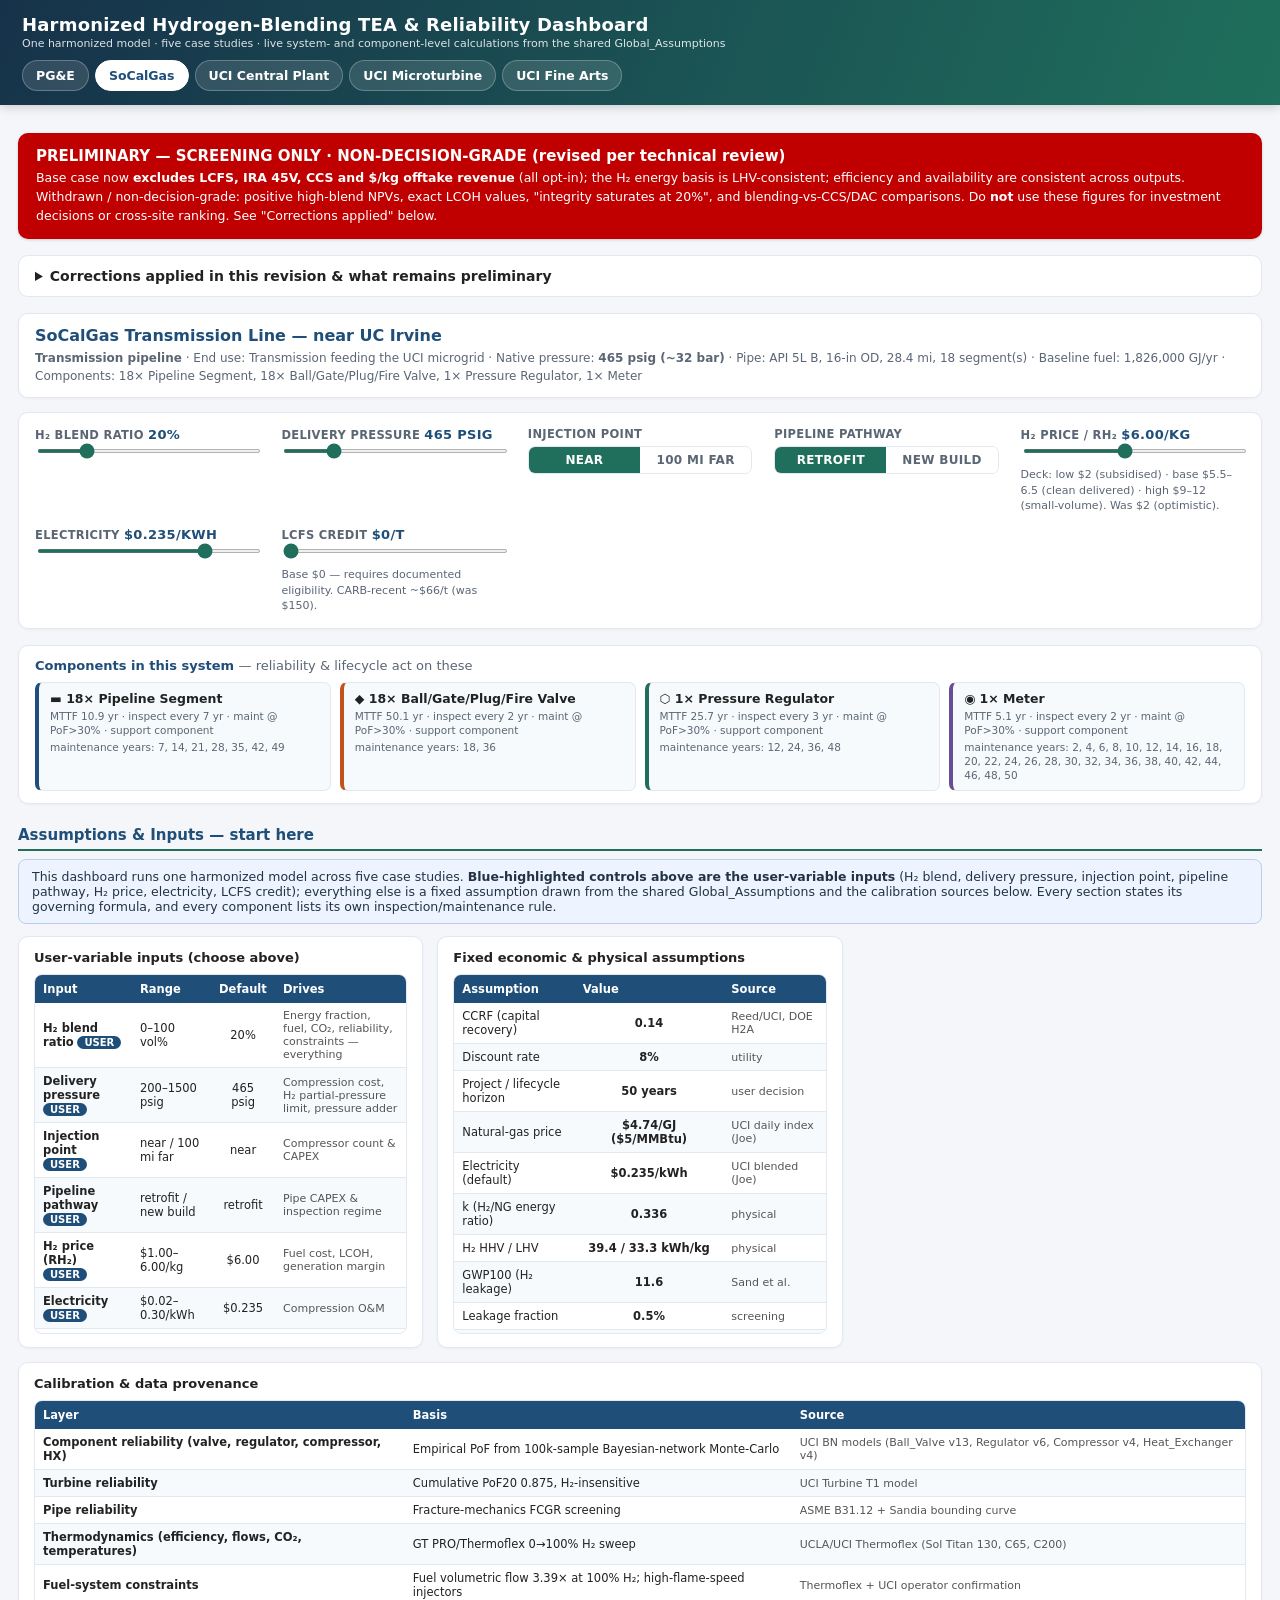
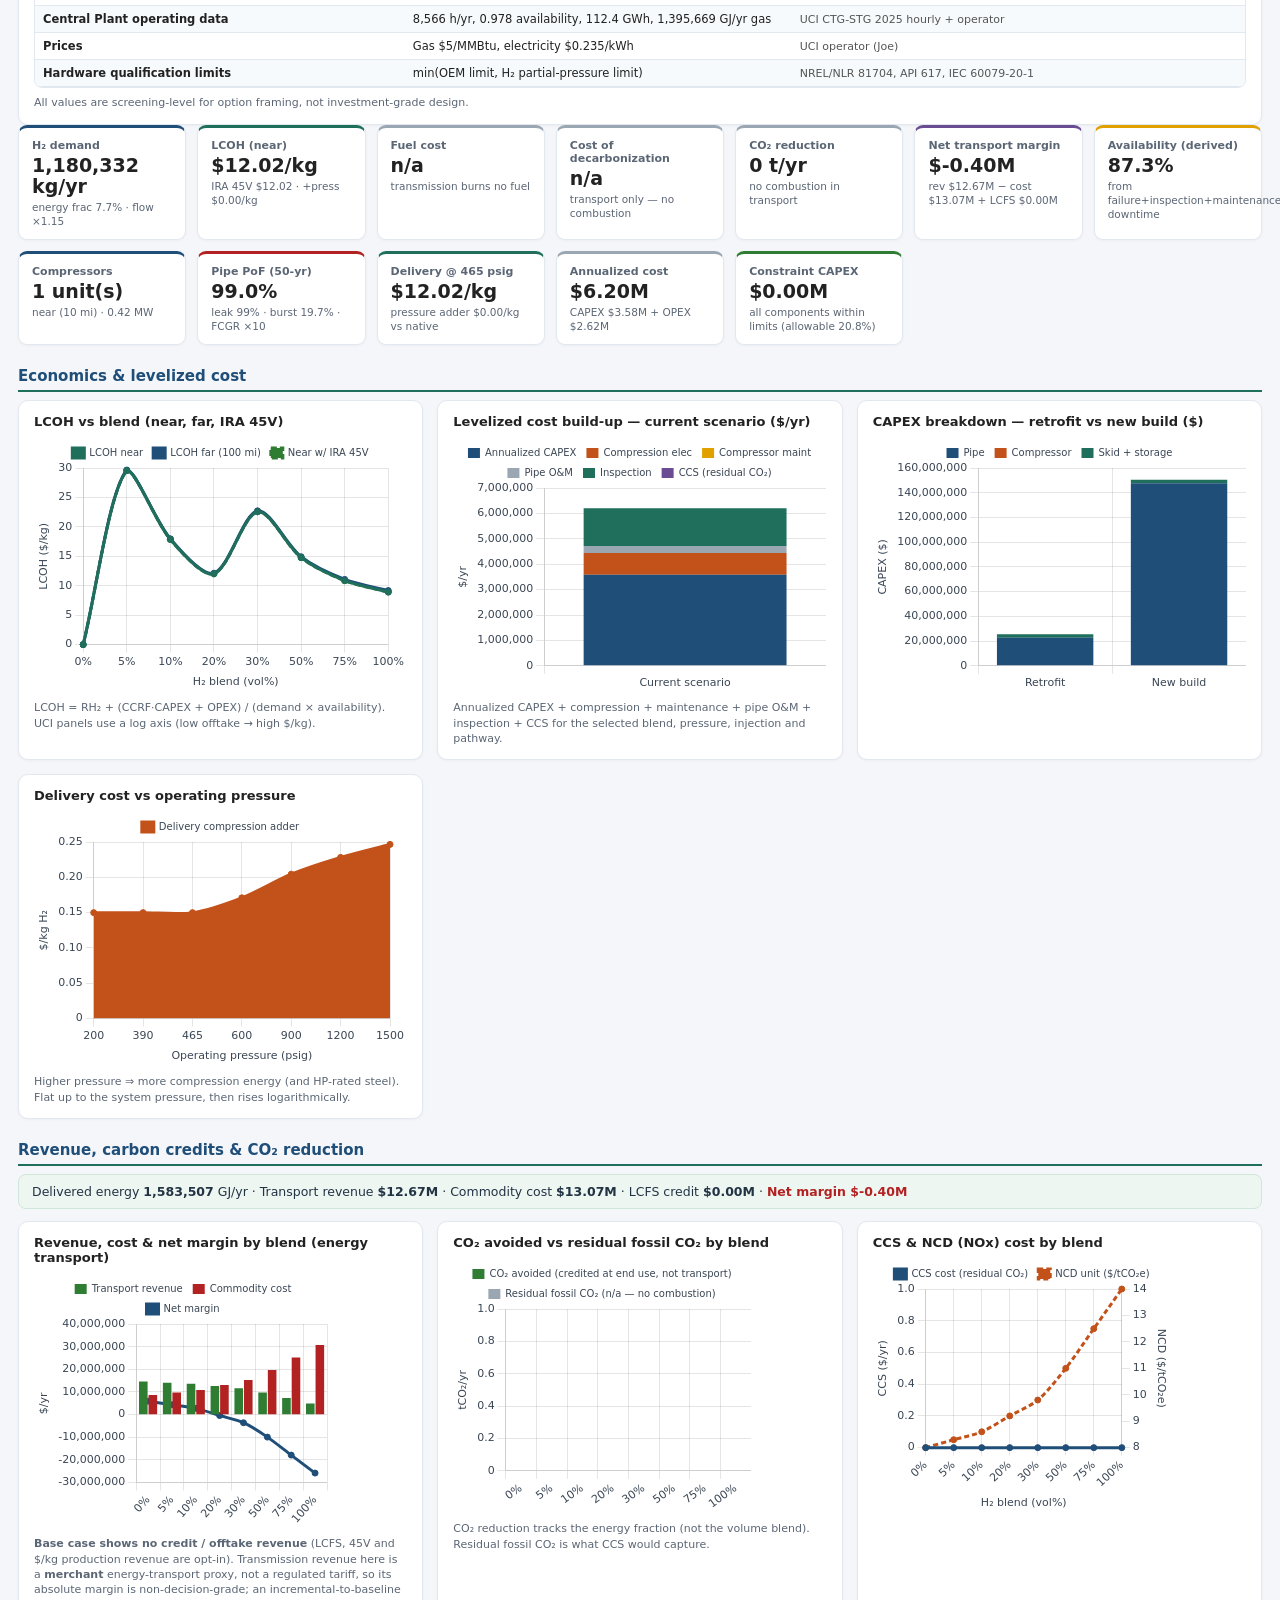
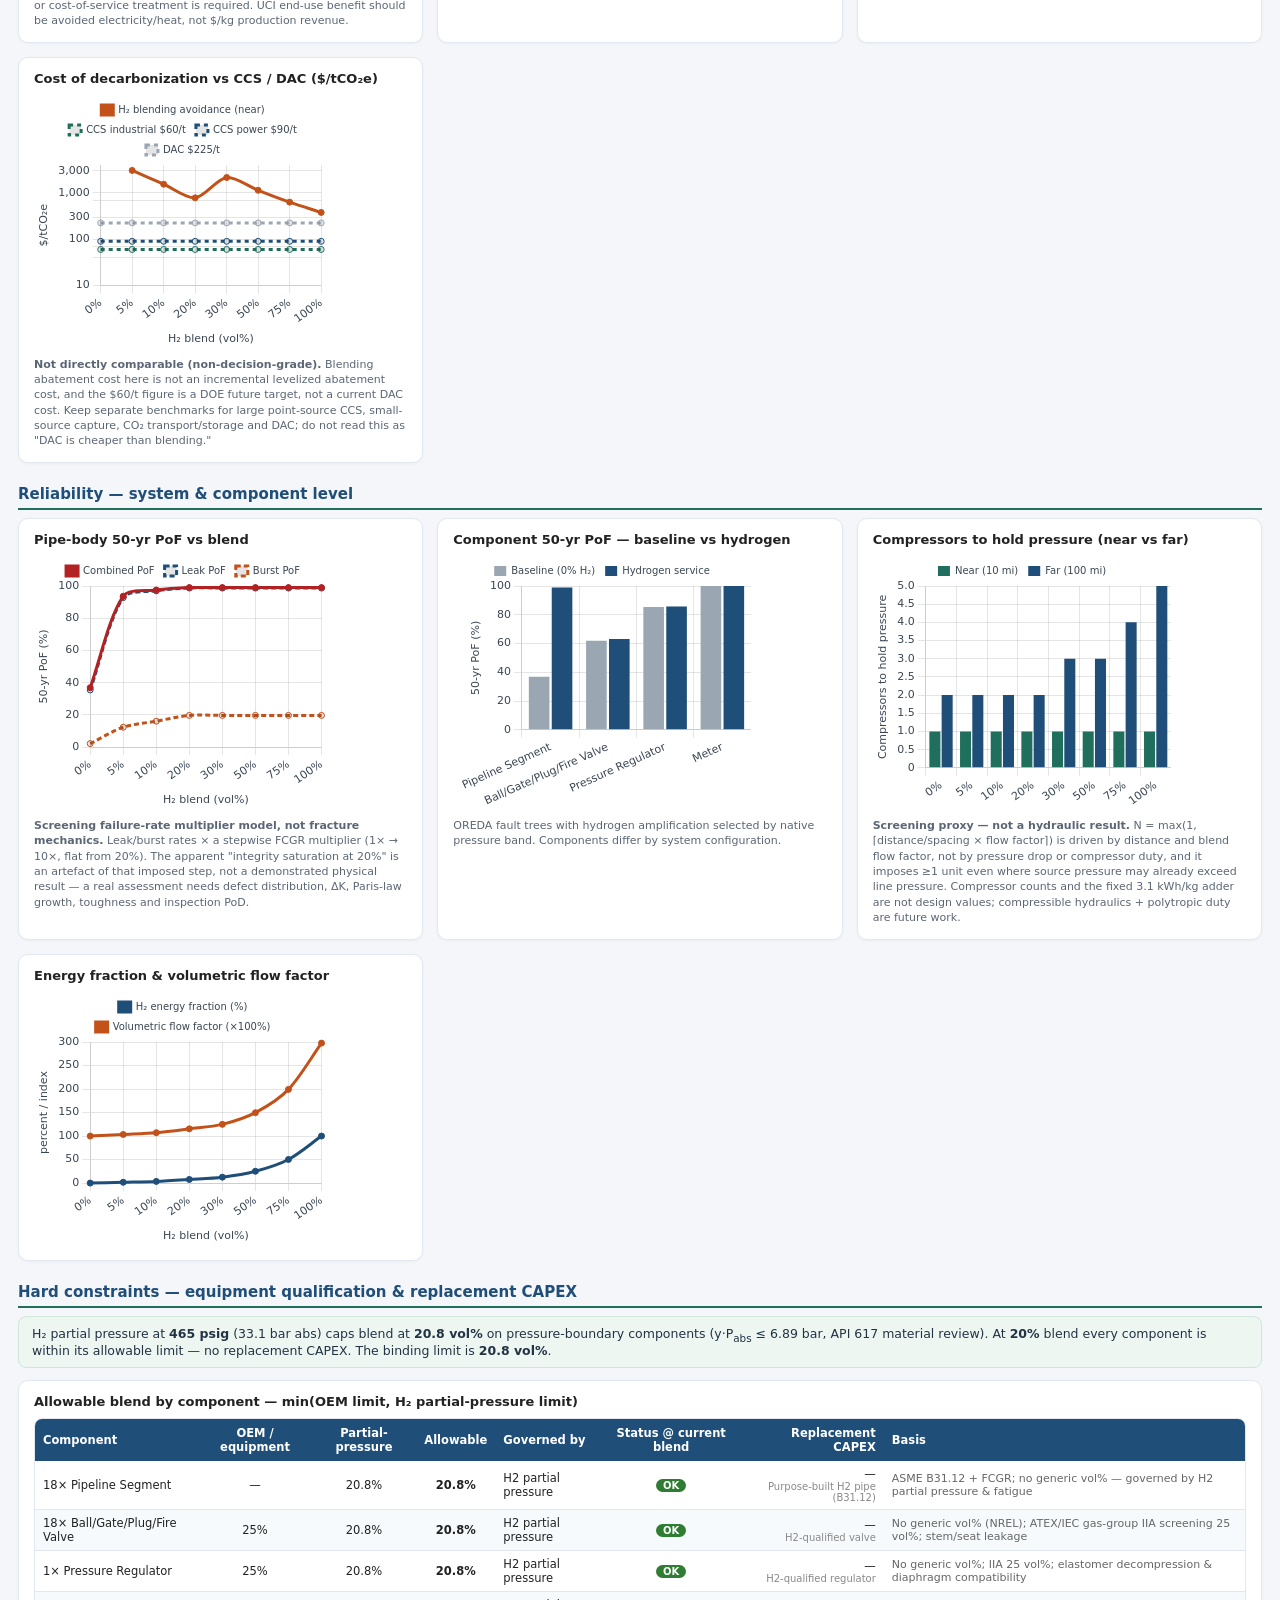
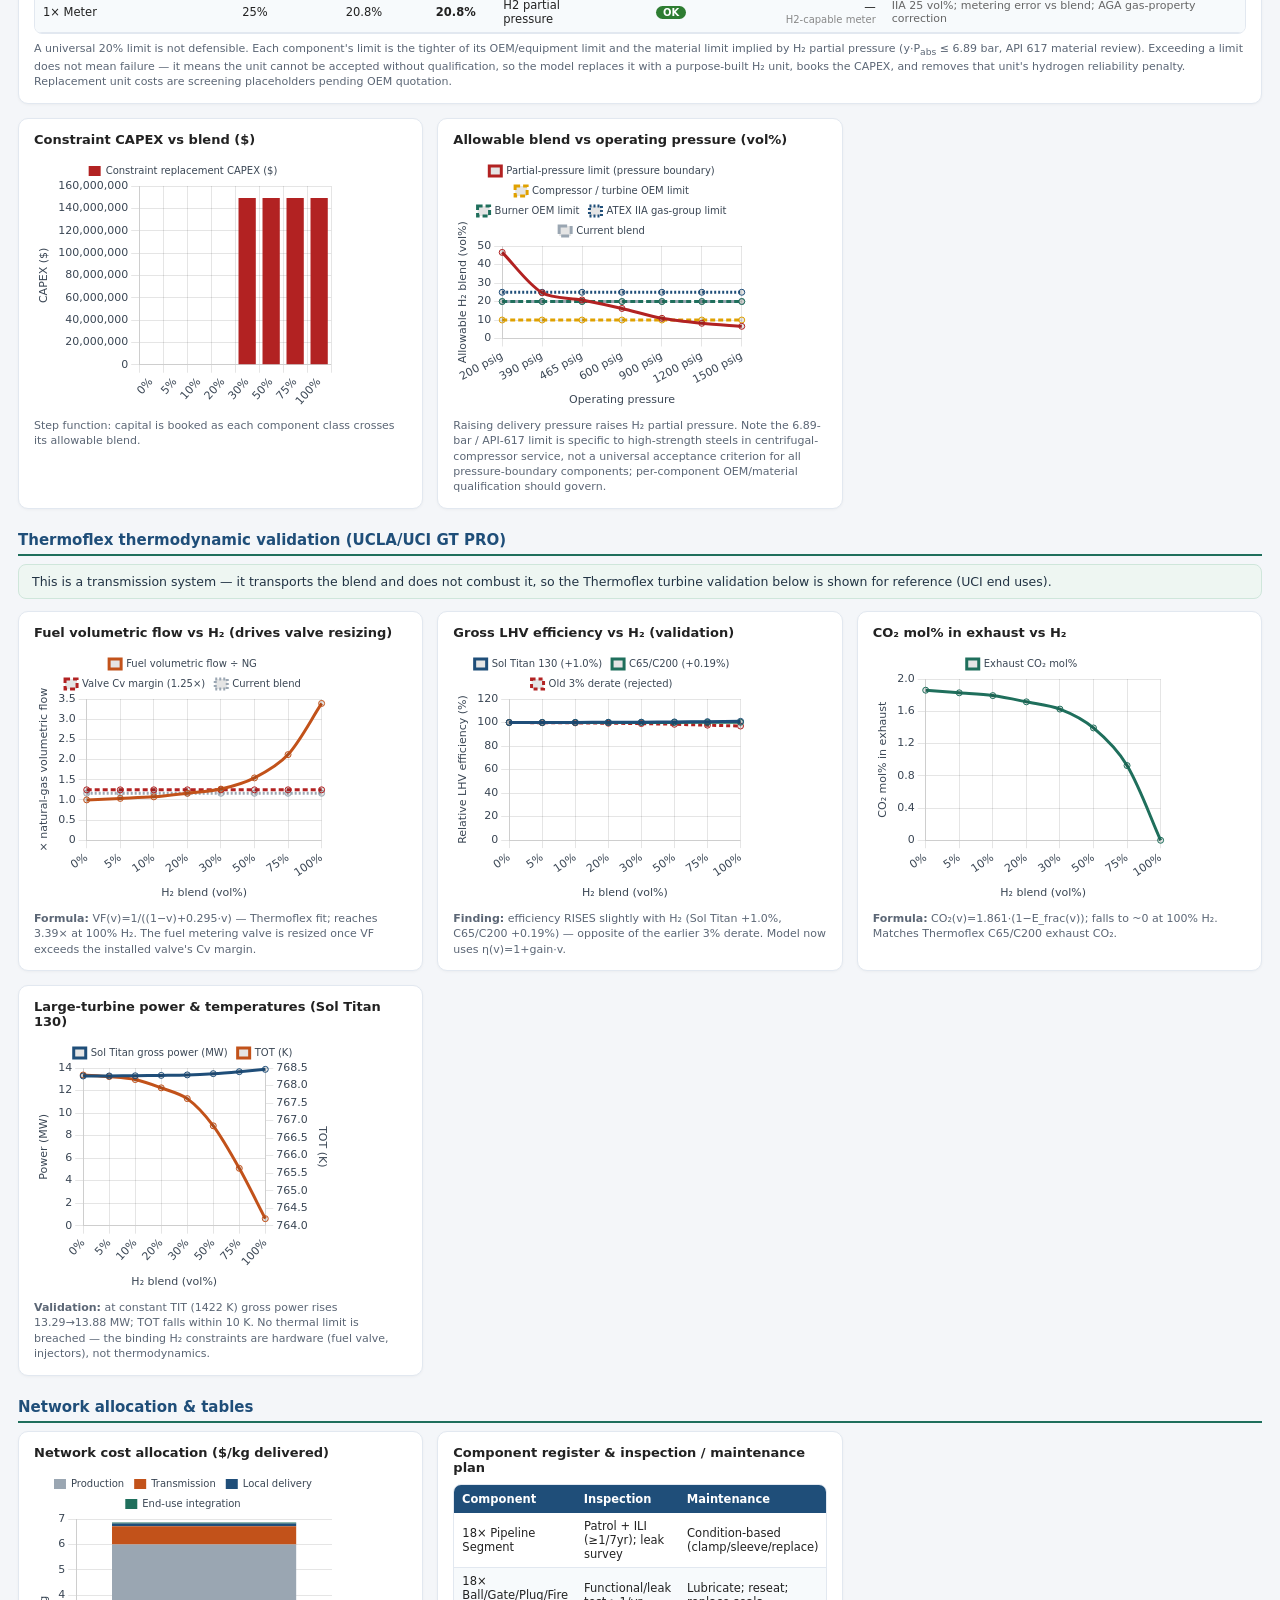
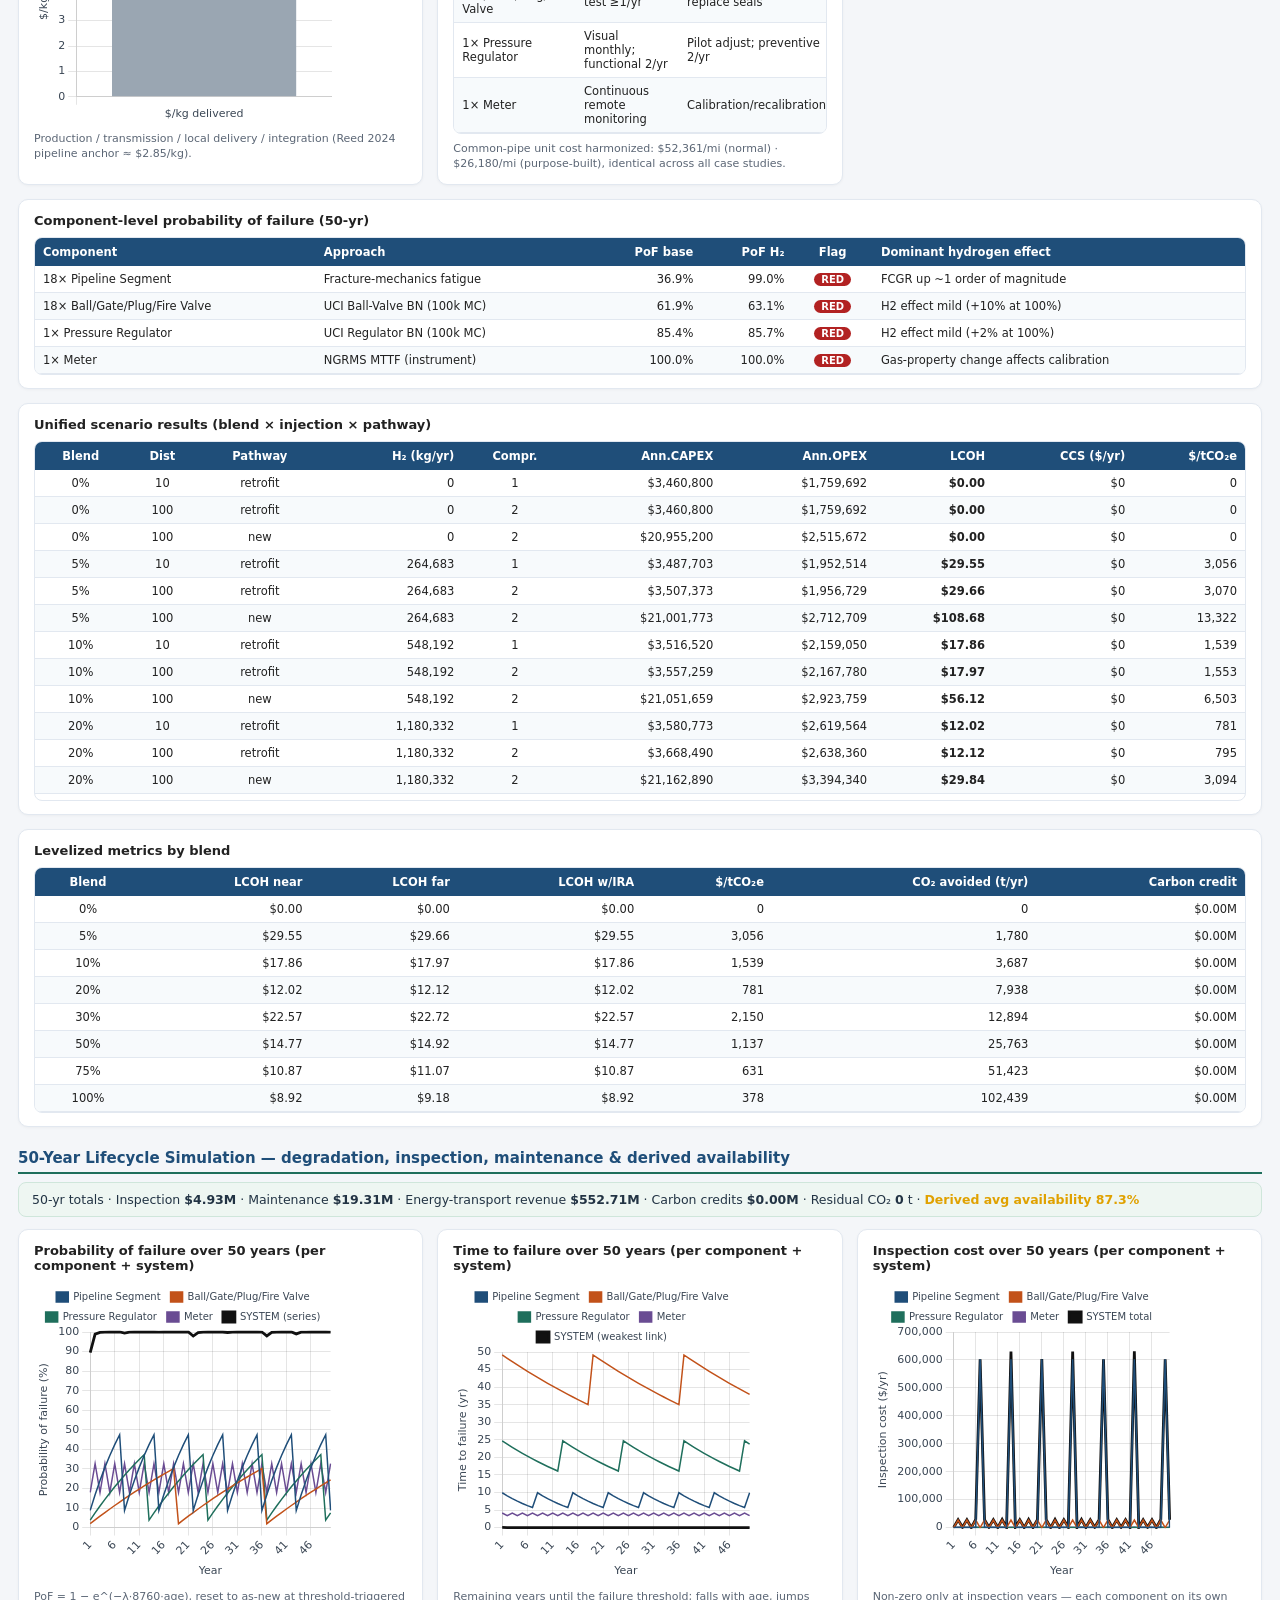
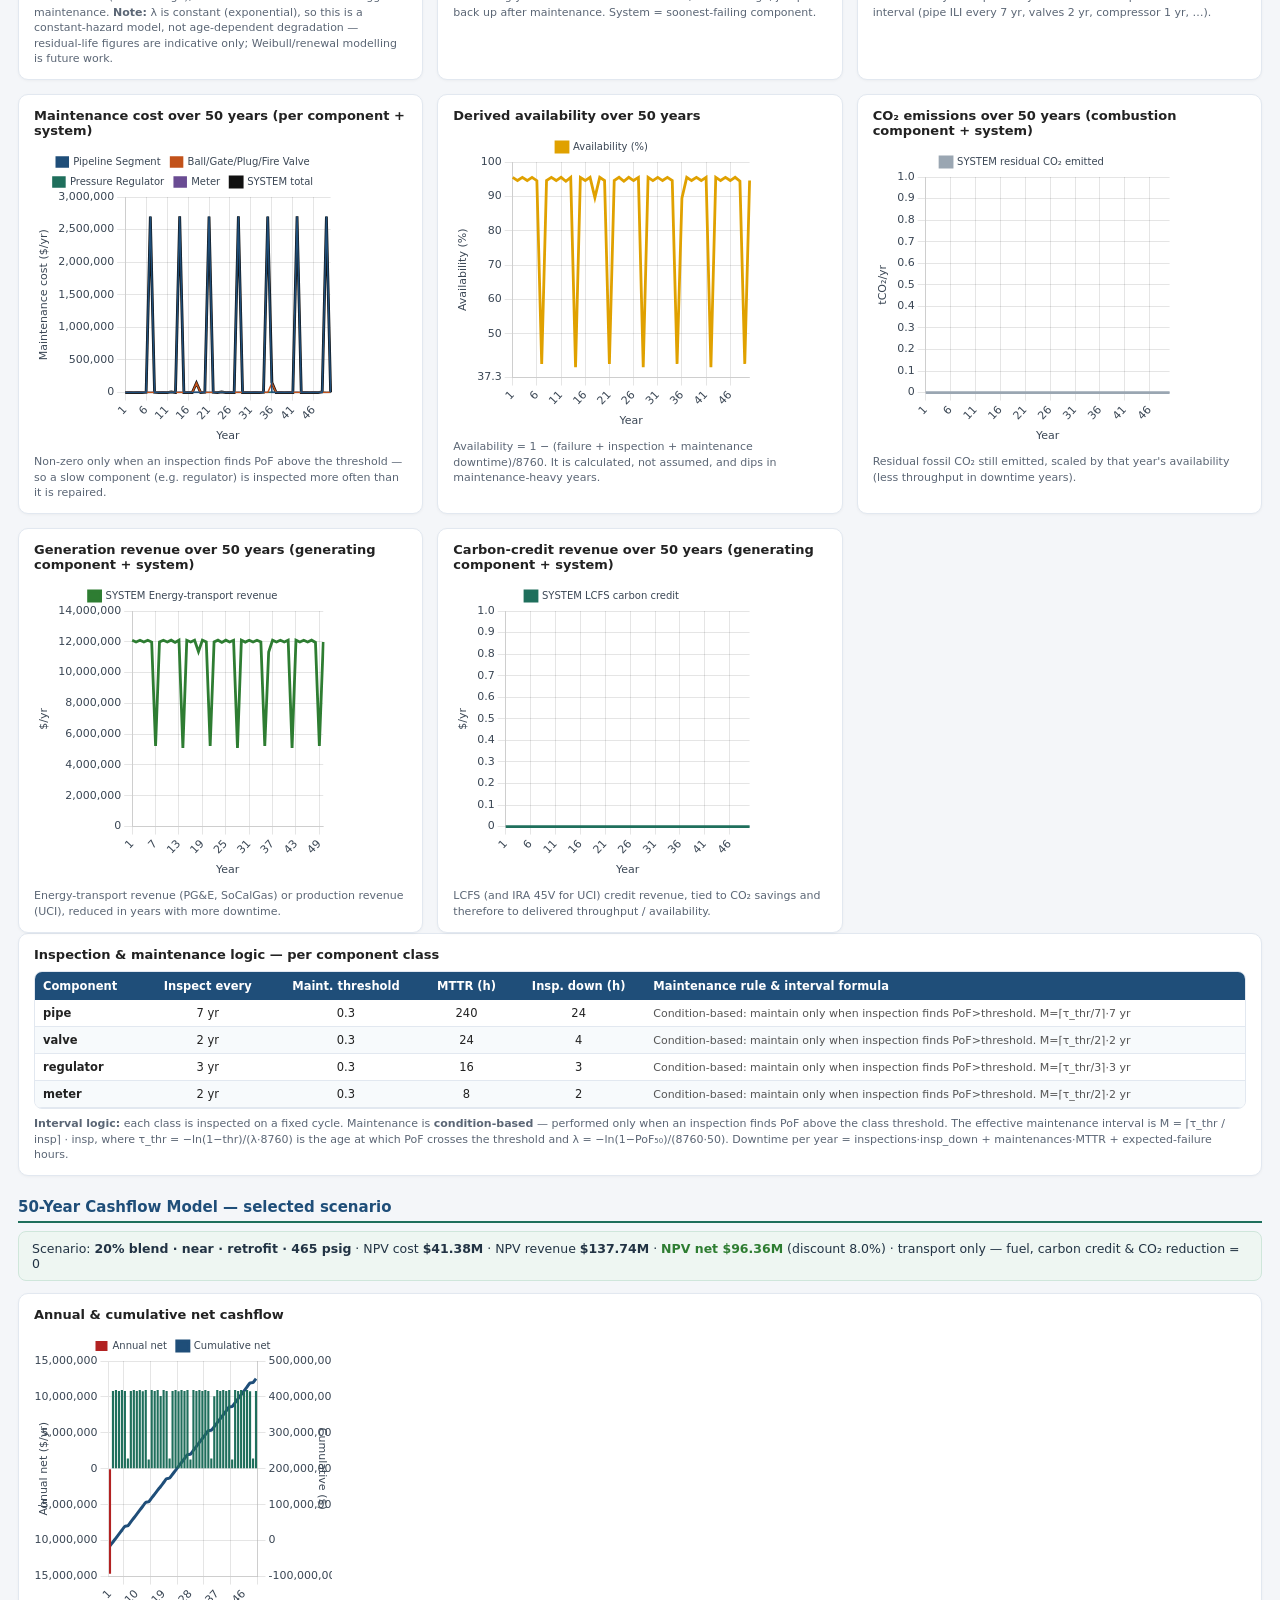
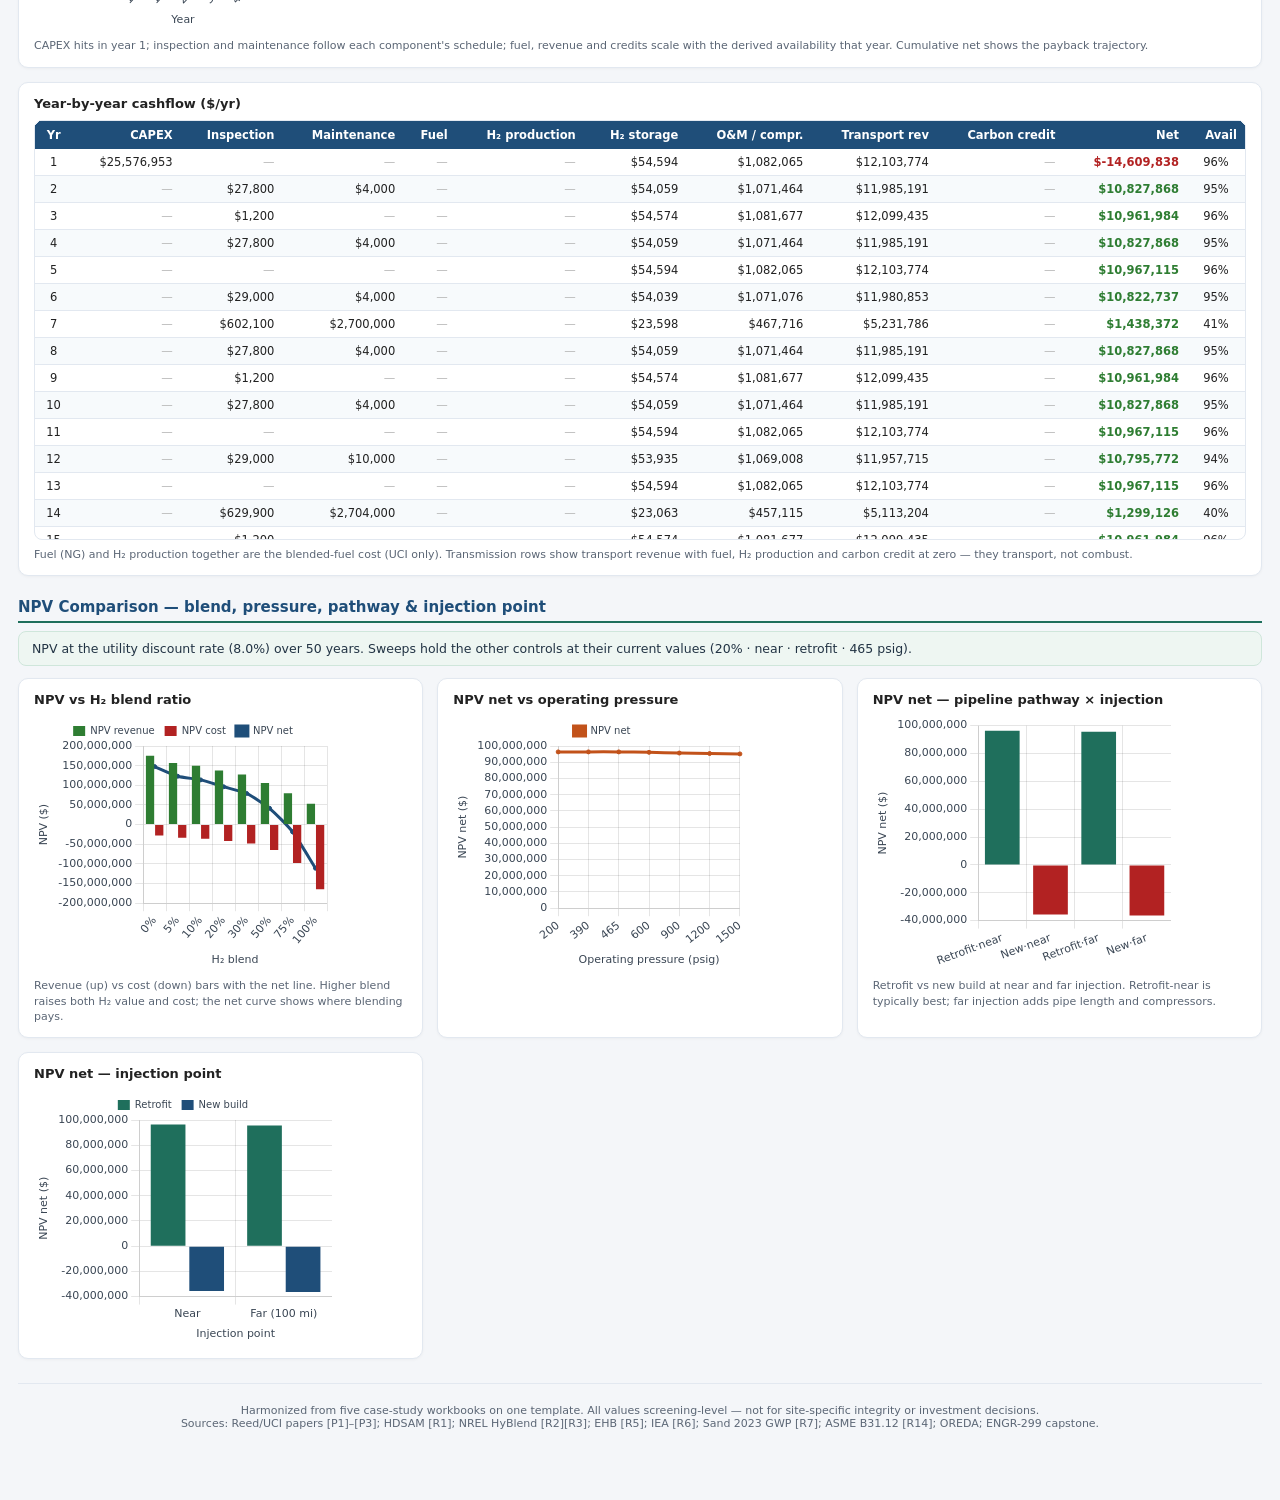
<file: harmonized-h2-tea/Harmonized_H2_TEA_Dashboard.html>
<!DOCTYPE html>
<html lang="en"><head><meta charset="utf-8"/>
<meta name="viewport" content="width=device-width,initial-scale=1"/>
<title>Harmonized H₂ Blending TEA &amp; Reliability Dashboard</title>
<style>
:root{--blue:#1f4e79;--teal:#1f6f5c;--ink:#222;--bg:#f4f6f9;--card:#fff;--line:#e2e8f0;--mut:#5b6675;}
*{box-sizing:border-box;}
body{margin:0;font-family:'Segoe UI',system-ui,-apple-system,sans-serif;color:var(--ink);background:var(--bg);font-size:14px;}
header{background:linear-gradient(110deg,#16324a,#1f6f5c);color:#fff;padding:14px 22px;position:sticky;top:0;z-index:30;box-shadow:0 2px 10px rgba(0,0,0,.18);}
.htop{display:flex;align-items:center;justify-content:space-between;flex-wrap:wrap;gap:10px;}
.htitle{font-size:18px;font-weight:700;letter-spacing:.2px;}
.hsub{font-size:11px;opacity:.85;margin-top:2px;}
.pills{display:flex;gap:6px;flex-wrap:wrap;}
.pill{background:rgba(255,255,255,.12);border:1px solid rgba(255,255,255,.25);color:#fff;padding:7px 13px;border-radius:20px;cursor:pointer;font-size:12.5px;font-weight:600;transition:.15s;white-space:nowrap;}
.pill:hover{background:rgba(255,255,255,.24);}
.pill.active{background:#fff;color:var(--blue);border-color:#fff;}
.wrap{max-width:1320px;margin:0 auto;padding:16px 18px 50px;}
.sysbar{background:var(--card);border:1px solid var(--line);border-radius:10px;padding:12px 16px;margin-bottom:14px;box-shadow:0 1px 3px rgba(0,0,0,.04);}
#sysTitle{font-size:16px;font-weight:700;color:var(--blue);}
#sysMeta{font-size:12px;color:var(--mut);margin-top:4px;line-height:1.5;}
.controls{background:var(--card);border:1px solid var(--line);border-radius:10px;padding:14px 16px;margin-bottom:16px;display:grid;grid-template-columns:repeat(auto-fit,minmax(190px,1fr));gap:14px 22px;box-shadow:0 1px 3px rgba(0,0,0,.04);position:sticky;top:64px;z-index:20;}
.ctrl{display:flex;flex-direction:column;gap:5px;}
.ctrl label{font-size:11.5px;font-weight:700;color:var(--mut);text-transform:uppercase;letter-spacing:.3px;}
.ctrl .val{font-weight:700;color:var(--blue);font-size:13px;}
input[type=range]{width:100%;accent-color:var(--teal);height:4px;}
.seg{display:flex;border:1px solid var(--line);border-radius:7px;overflow:hidden;}
.seg label{flex:1;text-align:center;padding:6px 4px;font-size:12px;cursor:pointer;background:#fff;transition:.12s;font-weight:600;color:var(--mut);}
.seg input{display:none;}
.seg input:checked+span{}
.seg label:has(input:checked){background:var(--teal);color:#fff;}
.kpis{display:grid;grid-template-columns:repeat(auto-fit,minmax(150px,1fr));gap:11px;margin-bottom:18px;}
.kpi{background:var(--card);border:1px solid var(--line);border-radius:9px;padding:11px 13px;box-shadow:0 1px 3px rgba(0,0,0,.04);}
.kpi-l{font-size:11px;color:var(--mut);font-weight:600;}
.kpi-v{font-size:19px;font-weight:800;color:var(--ink);margin:3px 0;line-height:1.1;}
.kpi-s{font-size:10.5px;color:var(--mut);line-height:1.35;}
.sec{margin:22px 0 8px;font-size:15px;font-weight:700;color:var(--blue);border-bottom:2px solid var(--teal);padding-bottom:5px;}
.grid{display:grid;grid-template-columns:repeat(auto-fit,minmax(330px,1fr));gap:14px;}
.card{background:var(--card);border:1px solid var(--line);border-radius:10px;padding:13px 15px;box-shadow:0 1px 3px rgba(0,0,0,.04);}
.card h3{margin:0 0 9px;font-size:13px;font-weight:700;color:var(--ink);}
.chartbox{position:relative;height:255px;}
.chartbox.lc{height:300px;}
.note{font-size:11px;color:var(--mut);margin-top:7px;line-height:1.4;}
table{width:100%;border-collapse:collapse;font-size:11.5px;}
th{background:var(--blue);color:#fff;padding:7px 8px;text-align:left;font-weight:600;position:sticky;top:0;}
td{padding:6px 8px;border-bottom:1px solid var(--line);}
tr:nth-child(even) td{background:#f7fafc;}
td.r,th.r{text-align:right;}
td.c,th.c{text-align:center;}
.flag{color:#fff;padding:1px 7px;border-radius:9px;font-size:10px;font-weight:700;}
.tablewrap{max-height:360px;overflow:auto;border:1px solid var(--line);border-radius:8px;}
.full{grid-column:1/-1;}
.revstrip{background:#eef6f2;border:1px solid #cfe6db;border-radius:8px;padding:9px 13px;font-size:12.5px;margin-bottom:12px;color:#234;}
.compbar{background:var(--card);border:1px solid var(--line);border-radius:10px;padding:12px 16px;margin-bottom:16px;box-shadow:0 1px 3px rgba(0,0,0,.04);}
.compbar-h{font-size:13px;font-weight:700;color:var(--blue);margin-bottom:9px;}
.complist{display:grid;grid-template-columns:repeat(auto-fit,minmax(220px,1fr));gap:9px;}
.comp{background:#f7fafc;border:1px solid var(--line);border-radius:7px;padding:8px 11px;}
.comp-h{font-size:12.5px;font-weight:700;color:var(--ink);}
.comp-m{font-size:10.5px;color:var(--mut);margin-top:3px;line-height:1.35;}
footer{text-align:center;font-size:11px;color:var(--mut);padding:20px;border-top:1px solid var(--line);margin-top:24px;}
</style>
</head><body>
<header>
  <div class="htop">
    <div>
      <div class="htitle">Harmonized Hydrogen-Blending TEA &amp; Reliability Dashboard</div>
      <div class="hsub">One harmonized model · five case studies · live system- and component-level calculations from the shared Global_Assumptions</div>
    </div>
    <div class="pills">
      <div class="pill" data-k="PGE">PG&amp;E</div>
      <div class="pill" data-k="SoCalGas">SoCalGas</div>
      <div class="pill" data-k="UCI_CentralPlant">UCI Central Plant</div>
      <div class="pill" data-k="UCI_Microturbine">UCI Microturbine</div>
      <div class="pill" data-k="UCI_FineArts">UCI Fine Arts</div>
    </div>
  </div>
</header>
<div class="wrap">
  <div style="background:#c00000;color:#fff;border-radius:10px;padding:14px 18px;margin:12px 0 16px;box-shadow:0 1px 3px rgba(0,0,0,.15)">
    <div style="font-weight:700;font-size:15px;margin-bottom:4px">PRELIMINARY — SCREENING ONLY · NON-DECISION-GRADE (revised per technical review)</div>
    <div style="font-size:12.5px;line-height:1.5">
      Base case now <b>excludes LCFS, IRA&nbsp;45V, CCS and $/kg offtake revenue</b> (all opt-in); the H₂ energy basis is
      LHV-consistent; efficiency and availability are consistent across outputs. Withdrawn / non-decision-grade:
      positive high-blend NPVs, exact LCOH values, "integrity saturates at 20%", and blending-vs-CCS/DAC comparisons.
      Do <b>not</b> use these figures for investment decisions or cross-site ranking. See "Corrections applied" below.
    </div>
  </div>
  <details style="background:#fff;border:1px solid var(--line);border-radius:10px;padding:12px 16px;margin-bottom:16px">
    <summary style="font-weight:700;cursor:pointer">Corrections applied in this revision &amp; what remains preliminary</summary>
    <div style="font-size:12.5px;line-height:1.6;margin-top:8px">
      <b>Corrected:</b> (1) H₂ energy basis LHV-consistent 0.11988 GJ/kg (was 0.113745, ~5.4% low → −5.4% H₂ mass).
      (2) IRA&nbsp;45V off in base case; producer-earned, 10-yr cap. (3) LCFS off in base case; eligible price repriced
      ~$66/t (was $150). (4) $4/kg end-use "production revenue" off (double count). (5) CCS an explicit on/off option
      (was charged in every scenario incl. 0%). (6) Combustion efficiency sign unified (rises with H₂). (7) LCOH uses the
      derived 50-yr availability (was a fixed 0.97). (8) LCOH is N/A at 0% blend. (9) H₂ price deck default $6/kg base.
      (10) NPV shown incremental to the 0% baseline in the workbooks (0% incremental = 0).<br>
      <b>Still preliminary (not rebuilt):</b> compressor count is a screening proxy (N=max(1,…)), not compressible
      hydraulics; PoF are cumulative functional-failure probabilities, not catastrophic integrity risk; lifecycle uses a
      constant hazard, not Weibull/renewal; pipe FCGR multipliers are a screening model, not probabilistic fracture
      mechanics ("saturation at 20%" is a step-function artefact); CAPEX is not size/pressure-specific (small loads are
      fixed-cost-dominated). Defensible: 20 vol% H₂ ≈ 7.75% energy substitution.
    </div>
  </details>
  <div class="sysbar"><div id="sysTitle"></div><div id="sysMeta"></div></div>
  <div id="calNote" class="revstrip" style="display:none;background:#fff5e6;border-color:#f0c674;"></div>

  <div class="controls">
    <div class="ctrl"><label>H₂ blend ratio <span class="val" id="vBlend">20%</span></label>
      <input type="range" id="sBlend" min="0" max="100" step="1" value="20"/></div>
    <div class="ctrl"><label>Delivery pressure <span class="val" id="vPress">465 psig</span></label>
      <input type="range" id="sPress" min="200" max="1500" step="5" value="465"/></div>
    <div class="ctrl"><label>Injection point</label>
      <div class="seg">
        <label><input type="radio" name="inj" value="near" checked><span>Near</span></label>
        <label><input type="radio" name="inj" value="far"><span>100 mi far</span></label>
      </div></div>
    <div class="ctrl"><label>Pipeline pathway</label>
      <div class="seg">
        <label><input type="radio" name="path" value="retrofit" checked><span>Retrofit</span></label>
        <label><input type="radio" name="path" value="new"><span>New build</span></label>
      </div></div>
    <div class="ctrl"><label>H₂ price / RH₂ <span class="val" id="vRh2">$6.00/kg</span></label>
      <input type="range" id="sRh2" min="1.0" max="12.0" step="0.05" value="6.0"/>
      <div class="note" style="font-size:11px">Deck: low $2 (subsidised) · base $5.5–6.5 (clean delivered) · high $9–12 (small-volume). Was $2 (optimistic).</div></div>
    <div class="ctrl"><label>Electricity <span class="val" id="vElec">$0.235/kWh</span></label>
      <input type="range" id="sElec" min="0.02" max="0.30" step="0.005" value="0.235"/></div>
    <div class="ctrl"><label>LCFS credit <span class="val" id="vLcfs">$0/t</span></label>
      <input type="range" id="sLcfs" min="0" max="250" step="5" value="0"/>
      <div class="note" style="font-size:11px">Base $0 — requires documented eligibility. CARB-recent ~$66/t (was $150).</div></div>
  </div>

  <div class="compbar">
    <div class="compbar-h">Components in this system <span style="font-weight:400;color:var(--mut)">— reliability &amp; lifecycle act on these</span></div>
    <div id="compList" class="complist"></div>
  </div>


  <div class="sec" id="secAssume">Assumptions &amp; Inputs — start here</div>
  <div class="revstrip" style="background:#eef4ff;border-color:#b9cdf0">
    This dashboard runs one harmonized model across five case studies. <b>Blue-highlighted controls above are the user-variable inputs</b>
    (H₂ blend, delivery pressure, injection point, pipeline pathway, H₂ price, electricity, LCFS credit); everything else is a fixed assumption
    drawn from the shared Global_Assumptions and the calibration sources below. Every section states its governing formula, and every component
    lists its own inspection/maintenance rule.
  </div>
  <div class="grid">
    <div class="card"><h3>User-variable inputs (choose above)</h3>
      <div class="tablewrap"><table><thead><tr><th>Input</th><th>Range</th><th>Default</th><th>Drives</th></tr></thead>
      <tbody id="inpBody"></tbody></table></div></div>
    <div class="card"><h3>Fixed economic &amp; physical assumptions</h3>
      <div class="tablewrap"><table><thead><tr><th>Assumption</th><th>Value</th><th>Source</th></tr></thead>
      <tbody id="asmBody"></tbody></table></div></div>
    <div class="card full"><h3>Calibration &amp; data provenance</h3>
      <div class="tablewrap"><table><thead><tr><th>Layer</th><th>Basis</th><th>Source</th></tr></thead>
      <tbody id="provBody"></tbody></table></div>
      <div class="note">All values are screening-level for option framing, not investment-grade design.</div></div>
  </div>

  <div class="kpis" id="kpis"></div>

  <div class="sec">Economics &amp; levelized cost</div>
  <div class="grid">
    <div class="card"><h3>LCOH vs blend (near, far, IRA 45V)</h3><div class="chartbox"><canvas id="cLcoh"></canvas></div>
      <div class="note">LCOH = RH₂ + (CCRF·CAPEX + OPEX) / (demand × availability). UCI panels use a log axis (low offtake → high $/kg).</div></div>
    <div class="card"><h3>Levelized cost build-up — current scenario ($/yr)</h3><div class="chartbox"><canvas id="cBuild"></canvas></div>
      <div class="note">Annualized CAPEX + compression + maintenance + pipe O&amp;M + inspection + CCS for the selected blend, pressure, injection and pathway.</div></div>
    <div class="card"><h3>CAPEX breakdown — retrofit vs new build ($)</h3><div class="chartbox"><canvas id="cCapex"></canvas></div></div>
    <div class="card"><h3>Delivery cost vs operating pressure</h3><div class="chartbox"><canvas id="cPress"></canvas></div>
      <div class="note">Higher pressure ⇒ more compression energy (and HP-rated steel). Flat up to the system pressure, then rises logarithmically.</div></div>
  </div>

  <div class="sec">Revenue, carbon credits &amp; CO₂ reduction</div>
  <div class="revstrip" id="revDetail"></div>
  <div class="grid">
    <div class="card"><h3 id="revTitle">Revenue, cost &amp; net margin by blend</h3><div class="chartbox"><canvas id="cRev"></canvas></div>
      <div class="note"><b>Base case shows no credit / offtake revenue</b> (LCFS, 45V and $/kg production revenue are opt-in). Transmission revenue here is a <b>merchant</b> energy-transport proxy, not a regulated tariff, so its absolute margin is non-decision-grade; an incremental-to-baseline or cost-of-service treatment is required. UCI end-use benefit should be avoided electricity/heat, not $/kg production revenue.</div></div>
    <div class="card"><h3>CO₂ avoided vs residual fossil CO₂ by blend</h3><div class="chartbox"><canvas id="cCo2"></canvas></div>
      <div class="note">CO₂ reduction tracks the energy fraction (not the volume blend). Residual fossil CO₂ is what CCS would capture.</div></div>
    <div class="card"><h3>CCS &amp; NCD (NOx) cost by blend</h3><div class="chartbox"><canvas id="cCcs"></canvas></div></div>
    <div class="card"><h3>Cost of decarbonization vs CCS / DAC ($/tCO₂e)</h3><div class="chartbox"><canvas id="cTco2"></canvas></div>
      <div class="note"><b>Not directly comparable (non-decision-grade).</b> Blending abatement cost here is not an incremental levelized abatement cost, and the $60/t figure is a DOE future target, not a current DAC cost. Keep separate benchmarks for large point-source CCS, small-source capture, CO₂ transport/storage and DAC; do not read this as "DAC is cheaper than blending."</div></div>
  </div>

  <div class="sec">Reliability — system &amp; component level</div>
  <div class="grid">
    <div class="card"><h3>Pipe-body 50-yr PoF vs blend</h3><div class="chartbox"><canvas id="cPipe"></canvas></div>
      <div class="note"><b>Screening failure-rate multiplier model, not fracture mechanics.</b> Leak/burst rates × a stepwise FCGR multiplier (1× → 10×, flat from 20%). The apparent "integrity saturation at 20%" is an artefact of that imposed step, not a demonstrated physical result — a real assessment needs defect distribution, ΔK, Paris-law growth, toughness and inspection PoD.</div></div>
    <div class="card"><h3>Component 50-yr PoF — baseline vs hydrogen</h3><div class="chartbox"><canvas id="cComp"></canvas></div>
      <div class="note">OREDA fault trees with hydrogen amplification selected by native pressure band. Components differ by system configuration.</div></div>
    <div class="card"><h3>Compressors to hold pressure (near vs far)</h3><div class="chartbox"><canvas id="cCompr"></canvas></div>
      <div class="note"><b>Screening proxy — not a hydraulic result.</b> N = max(1, ⌈distance/spacing × flow factor⌉) is driven by distance and blend flow factor, not by pressure drop or compressor duty, and it imposes ≥1 unit even where source pressure may already exceed line pressure. Compressor counts and the fixed 3.1 kWh/kg adder are not design values; compressible hydraulics + polytropic duty are future work.</div></div>
    <div class="card"><h3>Energy fraction &amp; volumetric flow factor</h3><div class="chartbox"><canvas id="cEnergy"></canvas></div></div>
  </div>

  <div class="sec">Hard constraints — equipment qualification &amp; replacement CAPEX</div>
  <div class="revstrip" id="consNote"></div>
  <div class="grid">
    <div class="card full"><h3>Allowable blend by component — min(OEM limit, H₂ partial-pressure limit)</h3>
      <div class="tablewrap"><table><thead><tr><th>Component</th><th class=c>OEM / equipment</th><th class=c>Partial-pressure</th><th class=c>Allowable</th><th>Governed by</th><th class=c>Status @ current blend</th><th class=r>Replacement CAPEX</th><th>Basis</th></tr></thead><tbody id="consBody"></tbody></table></div>
      <div class="note">A universal 20% limit is not defensible. Each component's limit is the tighter of its OEM/equipment limit and the material limit implied by H₂ partial pressure (y·P<sub>abs</sub> ≤ 6.89 bar, API 617 material review). Exceeding a limit does not mean failure — it means the unit cannot be accepted without qualification, so the model replaces it with a purpose-built H₂ unit, books the CAPEX, and removes that unit's hydrogen reliability penalty. Replacement unit costs are screening placeholders pending OEM quotation.</div></div>
    <div class="card"><h3>Constraint CAPEX vs blend ($)</h3><div class="chartbox"><canvas id="cCons"></canvas></div>
      <div class="note">Step function: capital is booked as each component class crosses its allowable blend.</div></div>
    <div class="card"><h3>Allowable blend vs operating pressure (vol%)</h3><div class="chartbox"><canvas id="cConsP"></canvas></div>
      <div class="note">Raising delivery pressure raises H₂ partial pressure. Note the 6.89-bar / API-617 limit is specific to high-strength steels in centrifugal-compressor service, not a universal acceptance criterion for all pressure-boundary components; per-component OEM/material qualification should govern.</div></div>
  </div>

  <div class="sec" id="secThermo">Thermoflex thermodynamic validation (UCLA/UCI GT&nbsp;PRO)</div>
  <div class="revstrip" id="thermoNote"></div>
  <div class="grid">
    <div class="card"><h3>Fuel volumetric flow vs H₂ (drives valve resizing)</h3><div class="chartbox"><canvas id="tfVol"></canvas></div>
      <div class="note"><b>Formula:</b> VF(v)=1/((1−v)+0.295·v) — Thermoflex fit; reaches 3.39× at 100% H₂. The fuel metering valve is resized once VF exceeds the installed valve's Cv margin.</div></div>
    <div class="card"><h3>Gross LHV efficiency vs H₂ (validation)</h3><div class="chartbox"><canvas id="tfEff"></canvas></div>
      <div class="note"><b>Finding:</b> efficiency RISES slightly with H₂ (Sol Titan +1.0%, C65/C200 +0.19%) — opposite of the earlier 3% derate. Model now uses η(v)=1+gain·v.</div></div>
    <div class="card"><h3>CO₂ mol% in exhaust vs H₂</h3><div class="chartbox"><canvas id="tfCo2"></canvas></div>
      <div class="note"><b>Formula:</b> CO₂(v)=1.861·(1−E_frac(v)); falls to ~0 at 100% H₂. Matches Thermoflex C65/C200 exhaust CO₂.</div></div>
    <div class="card"><h3>Large-turbine power &amp; temperatures (Sol Titan 130)</h3><div class="chartbox"><canvas id="tfPow"></canvas></div>
      <div class="note"><b>Validation:</b> at constant TIT (1422 K) gross power rises 13.29→13.88 MW; TOT falls within 10 K. No thermal limit is breached — the binding H₂ constraints are hardware (fuel valve, injectors), not thermodynamics.</div></div>
  </div>

  <div class="sec">Network allocation &amp; tables</div>
  <div class="grid">
    <div class="card"><h3>Network cost allocation ($/kg delivered)</h3><div class="chartbox"><canvas id="cNet"></canvas></div>
      <div class="note">Production / transmission / local delivery / integration (Reed 2024 pipeline anchor ≈ $2.85/kg).</div></div>
    <div class="card"><h3>Component register &amp; inspection / maintenance plan</h3>
      <div class="tablewrap"><table><thead><tr><th>Component</th><th>Inspection</th><th>Maintenance</th><th class=r>Annual cost</th></tr></thead><tbody id="imBody"></tbody></table></div>
      <div class="note">Common-pipe unit cost harmonized: $52,361/mi (normal) · $26,180/mi (purpose-built), identical across all case studies.</div></div>
    <div class="card full"><h3>Component-level probability of failure (50-yr)</h3>
      <div class="tablewrap"><table><thead><tr><th>Component</th><th>Approach</th><th class=r>PoF base</th><th class=r>PoF H₂</th><th class=c>Flag</th><th>Dominant hydrogen effect</th></tr></thead><tbody id="pofBody"></tbody></table></div></div>
    <div class="card full"><h3>Unified scenario results (blend × injection × pathway)</h3>
      <div class="tablewrap"><table><thead><tr><th class=c>Blend</th><th class=c>Dist</th><th class=c>Pathway</th><th class=r>H₂ (kg/yr)</th><th class=c>Compr.</th><th class=r>Ann.CAPEX</th><th class=r>Ann.OPEX</th><th class=r>LCOH</th><th class=r>CCS ($/yr)</th><th class=r>$/tCO₂e</th></tr></thead><tbody id="srBody"></tbody></table></div></div>
    <div class="card full"><h3>Levelized metrics by blend</h3>
      <div class="tablewrap"><table><thead><tr><th class=c>Blend</th><th class=r>LCOH near</th><th class=r>LCOH far</th><th class=r>LCOH w/IRA</th><th class=r>$/tCO₂e</th><th class=r>CO₂ avoided (t/yr)</th><th class=r>Carbon credit</th></tr></thead><tbody id="lvBody"></tbody></table></div></div>
  </div>

  <div class="sec">50-Year Lifecycle Simulation — degradation, inspection, maintenance &amp; derived availability</div>
  <div class="revstrip" id="lcSummary"></div>
  <div class="grid">
    <div class="card"><h3>Probability of failure over 50 years (per component + system)</h3><div class="chartbox lc"><canvas id="lcPoF"></canvas></div>
      <div class="note">PoF = 1 − e^(−λ·8760·age), reset to as-new at threshold-triggered maintenance. <b>Note:</b> λ is constant (exponential), so this is a constant-hazard model, not age-dependent degradation — residual-life figures are indicative only; Weibull/renewal modelling is future work.</div></div>
    <div class="card"><h3>Time to failure over 50 years (per component + system)</h3><div class="chartbox lc"><canvas id="lcTTF"></canvas></div>
      <div class="note">Remaining years until the failure threshold; falls with age, jumps back up after maintenance. System = soonest-failing component.</div></div>
    <div class="card"><h3>Inspection cost over 50 years (per component + system)</h3><div class="chartbox lc"><canvas id="lcInsp"></canvas></div>
      <div class="note">Non-zero only at inspection years — each component on its own interval (pipe ILI every 7 yr, valves 2 yr, compressor 1 yr, …).</div></div>
    <div class="card"><h3>Maintenance cost over 50 years (per component + system)</h3><div class="chartbox lc"><canvas id="lcMaint"></canvas></div>
      <div class="note">Non-zero only when an inspection finds PoF above the threshold — so a slow component (e.g. regulator) is inspected more often than it is repaired.</div></div>
    <div class="card"><h3>Derived availability over 50 years</h3><div class="chartbox lc"><canvas id="lcAvail"></canvas></div>
      <div class="note">Availability = 1 − (failure + inspection + maintenance downtime)/8760. It is calculated, not assumed, and dips in maintenance-heavy years.</div></div>
    <div class="card"><h3>CO₂ emissions over 50 years (combustion component + system)</h3><div class="chartbox lc"><canvas id="lcCo2"></canvas></div>
      <div class="note">Residual fossil CO₂ still emitted, scaled by that year's availability (less throughput in downtime years).</div></div>
    <div class="card"><h3>Generation revenue over 50 years (generating component + system)</h3><div class="chartbox lc"><canvas id="lcGen"></canvas></div>
      <div class="note">Energy-transport revenue (PG&amp;E, SoCalGas) or production revenue (UCI), reduced in years with more downtime.</div></div>
    <div class="card"><h3>Carbon-credit revenue over 50 years (generating component + system)</h3><div class="chartbox lc"><canvas id="lcCredit"></canvas></div>
      <div class="note">LCFS (and IRA 45V for UCI) credit revenue, tied to CO₂ savings and therefore to delivered throughput / availability.</div></div>
  </div>

  <div class="card full"><h3>Inspection &amp; maintenance logic — per component class</h3>
      <div class="tablewrap"><table><thead><tr><th>Component</th><th class=c>Inspect every</th><th class=c>Maint. threshold</th><th class=c>MTTR (h)</th><th class=c>Insp. down (h)</th><th>Maintenance rule &amp; interval formula</th></tr></thead>
      <tbody id="imLogicBody"></tbody></table></div>
      <div class="note"><b>Interval logic:</b> each class is inspected on a fixed cycle. Maintenance is <b>condition-based</b> — performed only when an inspection finds PoF above the class threshold. The effective maintenance interval is
      M = ⌈τ_thr / insp⌉ · insp, where τ_thr = −ln(1−thr)/(λ·8760) is the age at which PoF crosses the threshold and λ = −ln(1−PoF₅₀)/(8760·50). Downtime per year = inspections·insp_down + maintenances·MTTR + expected-failure hours.</div></div>

  <div class="sec">50-Year Cashflow Model — selected scenario</div>
  <div class="revstrip" id="cfSummary"></div>
  <div class="grid">
    <div class="card full"><h3>Annual &amp; cumulative net cashflow</h3><div class="chartbox lc"><canvas id="cfChart"></canvas></div>
      <div class="note">CAPEX hits in year 1; inspection and maintenance follow each component's schedule; fuel, revenue and credits scale with the derived availability that year. Cumulative net shows the payback trajectory.</div></div>
    <div class="card full"><h3>Year-by-year cashflow ($/yr)</h3>
      <div class="tablewrap" style="max-height:420px"><table><thead id="cfHead"></thead><tbody id="cfBody"></tbody></table></div>
      <div class="note">Fuel (NG) and H₂ production together are the blended-fuel cost (UCI only). Transmission rows show transport revenue with fuel, H₂ production and carbon credit at zero — they transport, not combust.</div></div>
  </div>

  <div class="sec">NPV Comparison — blend, pressure, pathway &amp; injection point</div>
  <div class="revstrip" id="npvNote"></div>
  <div class="grid">
    <div class="card"><h3>NPV vs H₂ blend ratio</h3><div class="chartbox"><canvas id="npvBlend"></canvas></div>
      <div class="note">Revenue (up) vs cost (down) bars with the net line. Higher blend raises both H₂ value and cost; the net curve shows where blending pays.</div></div>
    <div class="card"><h3>NPV net vs operating pressure</h3><div class="chartbox"><canvas id="npvPress"></canvas></div></div>
    <div class="card"><h3>NPV net — pipeline pathway × injection</h3><div class="chartbox"><canvas id="npvPath"></canvas></div>
      <div class="note">Retrofit vs new build at near and far injection. Retrofit-near is typically best; far injection adds pipe length and compressors.</div></div>
    <div class="card"><h3>NPV net — injection point</h3><div class="chartbox"><canvas id="npvInj"></canvas></div></div>
  </div>

  <footer>
    Harmonized from five case-study workbooks on one template. All values screening-level — not for site-specific integrity or investment decisions.<br/>
    Sources: Reed/UCI papers [P1]–[P3]; HDSAM [R1]; NREL HyBlend [R2][R3]; EHB [R5]; IEA [R6]; Sand 2023 GWP [R7]; ASME B31.12 [R14]; OREDA; ENGR-299 capstone.
  </footer>
</div>

<script>/*!
 * Chart.js v4.4.1
 * https://www.chartjs.org
 * (c) 2023 Chart.js Contributors
 * Released under the MIT License
 */
!function(t,e){"object"==typeof exports&&"undefined"!=typeof module?module.exports=e():"function"==typeof define&&define.amd?define(e):(t="undefined"!=typeof globalThis?globalThis:t||self).Chart=e()}(this,(function(){"use strict";var t=Object.freeze({__proto__:null,get Colors(){return Go},get Decimation(){return Qo},get Filler(){return ma},get Legend(){return ya},get SubTitle(){return ka},get Title(){return Ma},get Tooltip(){return Ba}});function e(){}const i=(()=>{let t=0;return()=>t++})();function s(t){return null==t}function n(t){if(Array.isArray&&Array.isArray(t))return!0;const e=Object.prototype.toString.call(t);return"[object"===e.slice(0,7)&&"Array]"===e.slice(-6)}function o(t){return null!==t&&"[object Object]"===Object.prototype.toString.call(t)}function a(t){return("number"==typeof t||t instanceof Number)&&isFinite(+t)}function r(t,e){return a(t)?t:e}function l(t,e){return void 0===t?e:t}const h=(t,e)=>"string"==typeof t&&t.endsWith("%")?parseFloat(t)/100:+t/e,c=(t,e)=>"string"==typeof t&&t.endsWith("%")?parseFloat(t)/100*e:+t;function d(t,e,i){if(t&&"function"==typeof t.call)return t.apply(i,e)}function u(t,e,i,s){let a,r,l;if(n(t))if(r=t.length,s)for(a=r-1;a>=0;a--)e.call(i,t[a],a);else for(a=0;a<r;a++)e.call(i,t[a],a);else if(o(t))for(l=Object.keys(t),r=l.length,a=0;a<r;a++)e.call(i,t[l[a]],l[a])}function f(t,e){let i,s,n,o;if(!t||!e||t.length!==e.length)return!1;for(i=0,s=t.length;i<s;++i)if(n=t[i],o=e[i],n.datasetIndex!==o.datasetIndex||n.index!==o.index)return!1;return!0}function g(t){if(n(t))return t.map(g);if(o(t)){const e=Object.create(null),i=Object.keys(t),s=i.length;let n=0;for(;n<s;++n)e[i[n]]=g(t[i[n]]);return e}return t}function p(t){return-1===["__proto__","prototype","constructor"].indexOf(t)}function m(t,e,i,s){if(!p(t))return;const n=e[t],a=i[t];o(n)&&o(a)?b(n,a,s):e[t]=g(a)}function b(t,e,i){const s=n(e)?e:[e],a=s.length;if(!o(t))return t;const r=(i=i||{}).merger||m;let l;for(let e=0;e<a;++e){if(l=s[e],!o(l))continue;const n=Object.keys(l);for(let e=0,s=n.length;e<s;++e)r(n[e],t,l,i)}return t}function x(t,e){return b(t,e,{merger:_})}function _(t,e,i){if(!p(t))return;const s=e[t],n=i[t];o(s)&&o(n)?x(s,n):Object.prototype.hasOwnProperty.call(e,t)||(e[t]=g(n))}const y={"":t=>t,x:t=>t.x,y:t=>t.y};function v(t){const e=t.split("."),i=[];let s="";for(const t of e)s+=t,s.endsWith("\\")?s=s.slice(0,-1)+".":(i.push(s),s="");return i}function M(t,e){const i=y[e]||(y[e]=function(t){const e=v(t);return t=>{for(const i of e){if(""===i)break;t=t&&t[i]}return t}}(e));return i(t)}function w(t){return t.charAt(0).toUpperCase()+t.slice(1)}const k=t=>void 0!==t,S=t=>"function"==typeof t,P=(t,e)=>{if(t.size!==e.size)return!1;for(const i of t)if(!e.has(i))return!1;return!0};function D(t){return"mouseup"===t.type||"click"===t.type||"contextmenu"===t.type}const C=Math.PI,O=2*C,A=O+C,T=Number.POSITIVE_INFINITY,L=C/180,E=C/2,R=C/4,I=2*C/3,z=Math.log10,F=Math.sign;function V(t,e,i){return Math.abs(t-e)<i}function B(t){const e=Math.round(t);t=V(t,e,t/1e3)?e:t;const i=Math.pow(10,Math.floor(z(t))),s=t/i;return(s<=1?1:s<=2?2:s<=5?5:10)*i}function W(t){const e=[],i=Math.sqrt(t);let s;for(s=1;s<i;s++)t%s==0&&(e.push(s),e.push(t/s));return i===(0|i)&&e.push(i),e.sort(((t,e)=>t-e)).pop(),e}function N(t){return!isNaN(parseFloat(t))&&isFinite(t)}function H(t,e){const i=Math.round(t);return i-e<=t&&i+e>=t}function j(t,e,i){let s,n,o;for(s=0,n=t.length;s<n;s++)o=t[s][i],isNaN(o)||(e.min=Math.min(e.min,o),e.max=Math.max(e.max,o))}function $(t){return t*(C/180)}function Y(t){return t*(180/C)}function U(t){if(!a(t))return;let e=1,i=0;for(;Math.round(t*e)/e!==t;)e*=10,i++;return i}function X(t,e){const i=e.x-t.x,s=e.y-t.y,n=Math.sqrt(i*i+s*s);let o=Math.atan2(s,i);return o<-.5*C&&(o+=O),{angle:o,distance:n}}function q(t,e){return Math.sqrt(Math.pow(e.x-t.x,2)+Math.pow(e.y-t.y,2))}function K(t,e){return(t-e+A)%O-C}function G(t){return(t%O+O)%O}function Z(t,e,i,s){const n=G(t),o=G(e),a=G(i),r=G(o-n),l=G(a-n),h=G(n-o),c=G(n-a);return n===o||n===a||s&&o===a||r>l&&h<c}function J(t,e,i){return Math.max(e,Math.min(i,t))}function Q(t){return J(t,-32768,32767)}function tt(t,e,i,s=1e-6){return t>=Math.min(e,i)-s&&t<=Math.max(e,i)+s}function et(t,e,i){i=i||(i=>t[i]<e);let s,n=t.length-1,o=0;for(;n-o>1;)s=o+n>>1,i(s)?o=s:n=s;return{lo:o,hi:n}}const it=(t,e,i,s)=>et(t,i,s?s=>{const n=t[s][e];return n<i||n===i&&t[s+1][e]===i}:s=>t[s][e]<i),st=(t,e,i)=>et(t,i,(s=>t[s][e]>=i));function nt(t,e,i){let s=0,n=t.length;for(;s<n&&t[s]<e;)s++;for(;n>s&&t[n-1]>i;)n--;return s>0||n<t.length?t.slice(s,n):t}const ot=["push","pop","shift","splice","unshift"];function at(t,e){t._chartjs?t._chartjs.listeners.push(e):(Object.defineProperty(t,"_chartjs",{configurable:!0,enumerable:!1,value:{listeners:[e]}}),ot.forEach((e=>{const i="_onData"+w(e),s=t[e];Object.defineProperty(t,e,{configurable:!0,enumerable:!1,value(...e){const n=s.apply(this,e);return t._chartjs.listeners.forEach((t=>{"function"==typeof t[i]&&t[i](...e)})),n}})})))}function rt(t,e){const i=t._chartjs;if(!i)return;const s=i.listeners,n=s.indexOf(e);-1!==n&&s.splice(n,1),s.length>0||(ot.forEach((e=>{delete t[e]})),delete t._chartjs)}function lt(t){const e=new Set(t);return e.size===t.length?t:Array.from(e)}const ht="undefined"==typeof window?function(t){return t()}:window.requestAnimationFrame;function ct(t,e){let i=[],s=!1;return function(...n){i=n,s||(s=!0,ht.call(window,(()=>{s=!1,t.apply(e,i)})))}}function dt(t,e){let i;return function(...s){return e?(clearTimeout(i),i=setTimeout(t,e,s)):t.apply(this,s),e}}const ut=t=>"start"===t?"left":"end"===t?"right":"center",ft=(t,e,i)=>"start"===t?e:"end"===t?i:(e+i)/2,gt=(t,e,i,s)=>t===(s?"left":"right")?i:"center"===t?(e+i)/2:e;function pt(t,e,i){const s=e.length;let n=0,o=s;if(t._sorted){const{iScale:a,_parsed:r}=t,l=a.axis,{min:h,max:c,minDefined:d,maxDefined:u}=a.getUserBounds();d&&(n=J(Math.min(it(r,l,h).lo,i?s:it(e,l,a.getPixelForValue(h)).lo),0,s-1)),o=u?J(Math.max(it(r,a.axis,c,!0).hi+1,i?0:it(e,l,a.getPixelForValue(c),!0).hi+1),n,s)-n:s-n}return{start:n,count:o}}function mt(t){const{xScale:e,yScale:i,_scaleRanges:s}=t,n={xmin:e.min,xmax:e.max,ymin:i.min,ymax:i.max};if(!s)return t._scaleRanges=n,!0;const o=s.xmin!==e.min||s.xmax!==e.max||s.ymin!==i.min||s.ymax!==i.max;return Object.assign(s,n),o}class bt{constructor(){this._request=null,this._charts=new Map,this._running=!1,this._lastDate=void 0}_notify(t,e,i,s){const n=e.listeners[s],o=e.duration;n.forEach((s=>s({chart:t,initial:e.initial,numSteps:o,currentStep:Math.min(i-e.start,o)})))}_refresh(){this._request||(this._running=!0,this._request=ht.call(window,(()=>{this._update(),this._request=null,this._running&&this._refresh()})))}_update(t=Date.now()){let e=0;this._charts.forEach(((i,s)=>{if(!i.running||!i.items.length)return;const n=i.items;let o,a=n.length-1,r=!1;for(;a>=0;--a)o=n[a],o._active?(o._total>i.duration&&(i.duration=o._total),o.tick(t),r=!0):(n[a]=n[n.length-1],n.pop());r&&(s.draw(),this._notify(s,i,t,"progress")),n.length||(i.running=!1,this._notify(s,i,t,"complete"),i.initial=!1),e+=n.length})),this._lastDate=t,0===e&&(this._running=!1)}_getAnims(t){const e=this._charts;let i=e.get(t);return i||(i={running:!1,initial:!0,items:[],listeners:{complete:[],progress:[]}},e.set(t,i)),i}listen(t,e,i){this._getAnims(t).listeners[e].push(i)}add(t,e){e&&e.length&&this._getAnims(t).items.push(...e)}has(t){return this._getAnims(t).items.length>0}start(t){const e=this._charts.get(t);e&&(e.running=!0,e.start=Date.now(),e.duration=e.items.reduce(((t,e)=>Math.max(t,e._duration)),0),this._refresh())}running(t){if(!this._running)return!1;const e=this._charts.get(t);return!!(e&&e.running&&e.items.length)}stop(t){const e=this._charts.get(t);if(!e||!e.items.length)return;const i=e.items;let s=i.length-1;for(;s>=0;--s)i[s].cancel();e.items=[],this._notify(t,e,Date.now(),"complete")}remove(t){return this._charts.delete(t)}}var xt=new bt;
/*!
 * @kurkle/color v0.3.2
 * https://github.com/kurkle/color#readme
 * (c) 2023 Jukka Kurkela
 * Released under the MIT License
 */function _t(t){return t+.5|0}const yt=(t,e,i)=>Math.max(Math.min(t,i),e);function vt(t){return yt(_t(2.55*t),0,255)}function Mt(t){return yt(_t(255*t),0,255)}function wt(t){return yt(_t(t/2.55)/100,0,1)}function kt(t){return yt(_t(100*t),0,100)}const St={0:0,1:1,2:2,3:3,4:4,5:5,6:6,7:7,8:8,9:9,A:10,B:11,C:12,D:13,E:14,F:15,a:10,b:11,c:12,d:13,e:14,f:15},Pt=[..."0123456789ABCDEF"],Dt=t=>Pt[15&t],Ct=t=>Pt[(240&t)>>4]+Pt[15&t],Ot=t=>(240&t)>>4==(15&t);function At(t){var e=(t=>Ot(t.r)&&Ot(t.g)&&Ot(t.b)&&Ot(t.a))(t)?Dt:Ct;return t?"#"+e(t.r)+e(t.g)+e(t.b)+((t,e)=>t<255?e(t):"")(t.a,e):void 0}const Tt=/^(hsla?|hwb|hsv)\(\s*([-+.e\d]+)(?:deg)?[\s,]+([-+.e\d]+)%[\s,]+([-+.e\d]+)%(?:[\s,]+([-+.e\d]+)(%)?)?\s*\)$/;function Lt(t,e,i){const s=e*Math.min(i,1-i),n=(e,n=(e+t/30)%12)=>i-s*Math.max(Math.min(n-3,9-n,1),-1);return[n(0),n(8),n(4)]}function Et(t,e,i){const s=(s,n=(s+t/60)%6)=>i-i*e*Math.max(Math.min(n,4-n,1),0);return[s(5),s(3),s(1)]}function Rt(t,e,i){const s=Lt(t,1,.5);let n;for(e+i>1&&(n=1/(e+i),e*=n,i*=n),n=0;n<3;n++)s[n]*=1-e-i,s[n]+=e;return s}function It(t){const e=t.r/255,i=t.g/255,s=t.b/255,n=Math.max(e,i,s),o=Math.min(e,i,s),a=(n+o)/2;let r,l,h;return n!==o&&(h=n-o,l=a>.5?h/(2-n-o):h/(n+o),r=function(t,e,i,s,n){return t===n?(e-i)/s+(e<i?6:0):e===n?(i-t)/s+2:(t-e)/s+4}(e,i,s,h,n),r=60*r+.5),[0|r,l||0,a]}function zt(t,e,i,s){return(Array.isArray(e)?t(e[0],e[1],e[2]):t(e,i,s)).map(Mt)}function Ft(t,e,i){return zt(Lt,t,e,i)}function Vt(t){return(t%360+360)%360}function Bt(t){const e=Tt.exec(t);let i,s=255;if(!e)return;e[5]!==i&&(s=e[6]?vt(+e[5]):Mt(+e[5]));const n=Vt(+e[2]),o=+e[3]/100,a=+e[4]/100;return i="hwb"===e[1]?function(t,e,i){return zt(Rt,t,e,i)}(n,o,a):"hsv"===e[1]?function(t,e,i){return zt(Et,t,e,i)}(n,o,a):Ft(n,o,a),{r:i[0],g:i[1],b:i[2],a:s}}const Wt={x:"dark",Z:"light",Y:"re",X:"blu",W:"gr",V:"medium",U:"slate",A:"ee",T:"ol",S:"or",B:"ra",C:"lateg",D:"ights",R:"in",Q:"turquois",E:"hi",P:"ro",O:"al",N:"le",M:"de",L:"yello",F:"en",K:"ch",G:"arks",H:"ea",I:"ightg",J:"wh"},Nt={OiceXe:"f0f8ff",antiquewEte:"faebd7",aqua:"ffff",aquamarRe:"7fffd4",azuY:"f0ffff",beige:"f5f5dc",bisque:"ffe4c4",black:"0",blanKedOmond:"ffebcd",Xe:"ff",XeviTet:"8a2be2",bPwn:"a52a2a",burlywood:"deb887",caMtXe:"5f9ea0",KartYuse:"7fff00",KocTate:"d2691e",cSO:"ff7f50",cSnflowerXe:"6495ed",cSnsilk:"fff8dc",crimson:"dc143c",cyan:"ffff",xXe:"8b",xcyan:"8b8b",xgTMnPd:"b8860b",xWay:"a9a9a9",xgYF:"6400",xgYy:"a9a9a9",xkhaki:"bdb76b",xmagFta:"8b008b",xTivegYF:"556b2f",xSange:"ff8c00",xScEd:"9932cc",xYd:"8b0000",xsOmon:"e9967a",xsHgYF:"8fbc8f",xUXe:"483d8b",xUWay:"2f4f4f",xUgYy:"2f4f4f",xQe:"ced1",xviTet:"9400d3",dAppRk:"ff1493",dApskyXe:"bfff",dimWay:"696969",dimgYy:"696969",dodgerXe:"1e90ff",fiYbrick:"b22222",flSOwEte:"fffaf0",foYstWAn:"228b22",fuKsia:"ff00ff",gaRsbSo:"dcdcdc",ghostwEte:"f8f8ff",gTd:"ffd700",gTMnPd:"daa520",Way:"808080",gYF:"8000",gYFLw:"adff2f",gYy:"808080",honeyMw:"f0fff0",hotpRk:"ff69b4",RdianYd:"cd5c5c",Rdigo:"4b0082",ivSy:"fffff0",khaki:"f0e68c",lavFMr:"e6e6fa",lavFMrXsh:"fff0f5",lawngYF:"7cfc00",NmoncEffon:"fffacd",ZXe:"add8e6",ZcSO:"f08080",Zcyan:"e0ffff",ZgTMnPdLw:"fafad2",ZWay:"d3d3d3",ZgYF:"90ee90",ZgYy:"d3d3d3",ZpRk:"ffb6c1",ZsOmon:"ffa07a",ZsHgYF:"20b2aa",ZskyXe:"87cefa",ZUWay:"778899",ZUgYy:"778899",ZstAlXe:"b0c4de",ZLw:"ffffe0",lime:"ff00",limegYF:"32cd32",lRF:"faf0e6",magFta:"ff00ff",maPon:"800000",VaquamarRe:"66cdaa",VXe:"cd",VScEd:"ba55d3",VpurpN:"9370db",VsHgYF:"3cb371",VUXe:"7b68ee",VsprRggYF:"fa9a",VQe:"48d1cc",VviTetYd:"c71585",midnightXe:"191970",mRtcYam:"f5fffa",mistyPse:"ffe4e1",moccasR:"ffe4b5",navajowEte:"ffdead",navy:"80",Tdlace:"fdf5e6",Tive:"808000",TivedBb:"6b8e23",Sange:"ffa500",SangeYd:"ff4500",ScEd:"da70d6",pOegTMnPd:"eee8aa",pOegYF:"98fb98",pOeQe:"afeeee",pOeviTetYd:"db7093",papayawEp:"ffefd5",pHKpuff:"ffdab9",peru:"cd853f",pRk:"ffc0cb",plum:"dda0dd",powMrXe:"b0e0e6",purpN:"800080",YbeccapurpN:"663399",Yd:"ff0000",Psybrown:"bc8f8f",PyOXe:"4169e1",saddNbPwn:"8b4513",sOmon:"fa8072",sandybPwn:"f4a460",sHgYF:"2e8b57",sHshell:"fff5ee",siFna:"a0522d",silver:"c0c0c0",skyXe:"87ceeb",UXe:"6a5acd",UWay:"708090",UgYy:"708090",snow:"fffafa",sprRggYF:"ff7f",stAlXe:"4682b4",tan:"d2b48c",teO:"8080",tEstN:"d8bfd8",tomato:"ff6347",Qe:"40e0d0",viTet:"ee82ee",JHt:"f5deb3",wEte:"ffffff",wEtesmoke:"f5f5f5",Lw:"ffff00",LwgYF:"9acd32"};let Ht;function jt(t){Ht||(Ht=function(){const t={},e=Object.keys(Nt),i=Object.keys(Wt);let s,n,o,a,r;for(s=0;s<e.length;s++){for(a=r=e[s],n=0;n<i.length;n++)o=i[n],r=r.replace(o,Wt[o]);o=parseInt(Nt[a],16),t[r]=[o>>16&255,o>>8&255,255&o]}return t}(),Ht.transparent=[0,0,0,0]);const e=Ht[t.toLowerCase()];return e&&{r:e[0],g:e[1],b:e[2],a:4===e.length?e[3]:255}}const $t=/^rgba?\(\s*([-+.\d]+)(%)?[\s,]+([-+.e\d]+)(%)?[\s,]+([-+.e\d]+)(%)?(?:[\s,/]+([-+.e\d]+)(%)?)?\s*\)$/;const Yt=t=>t<=.0031308?12.92*t:1.055*Math.pow(t,1/2.4)-.055,Ut=t=>t<=.04045?t/12.92:Math.pow((t+.055)/1.055,2.4);function Xt(t,e,i){if(t){let s=It(t);s[e]=Math.max(0,Math.min(s[e]+s[e]*i,0===e?360:1)),s=Ft(s),t.r=s[0],t.g=s[1],t.b=s[2]}}function qt(t,e){return t?Object.assign(e||{},t):t}function Kt(t){var e={r:0,g:0,b:0,a:255};return Array.isArray(t)?t.length>=3&&(e={r:t[0],g:t[1],b:t[2],a:255},t.length>3&&(e.a=Mt(t[3]))):(e=qt(t,{r:0,g:0,b:0,a:1})).a=Mt(e.a),e}function Gt(t){return"r"===t.charAt(0)?function(t){const e=$t.exec(t);let i,s,n,o=255;if(e){if(e[7]!==i){const t=+e[7];o=e[8]?vt(t):yt(255*t,0,255)}return i=+e[1],s=+e[3],n=+e[5],i=255&(e[2]?vt(i):yt(i,0,255)),s=255&(e[4]?vt(s):yt(s,0,255)),n=255&(e[6]?vt(n):yt(n,0,255)),{r:i,g:s,b:n,a:o}}}(t):Bt(t)}class Zt{constructor(t){if(t instanceof Zt)return t;const e=typeof t;let i;var s,n,o;"object"===e?i=Kt(t):"string"===e&&(o=(s=t).length,"#"===s[0]&&(4===o||5===o?n={r:255&17*St[s[1]],g:255&17*St[s[2]],b:255&17*St[s[3]],a:5===o?17*St[s[4]]:255}:7!==o&&9!==o||(n={r:St[s[1]]<<4|St[s[2]],g:St[s[3]]<<4|St[s[4]],b:St[s[5]]<<4|St[s[6]],a:9===o?St[s[7]]<<4|St[s[8]]:255})),i=n||jt(t)||Gt(t)),this._rgb=i,this._valid=!!i}get valid(){return this._valid}get rgb(){var t=qt(this._rgb);return t&&(t.a=wt(t.a)),t}set rgb(t){this._rgb=Kt(t)}rgbString(){return this._valid?(t=this._rgb)&&(t.a<255?`rgba(${t.r}, ${t.g}, ${t.b}, ${wt(t.a)})`:`rgb(${t.r}, ${t.g}, ${t.b})`):void 0;var t}hexString(){return this._valid?At(this._rgb):void 0}hslString(){return this._valid?function(t){if(!t)return;const e=It(t),i=e[0],s=kt(e[1]),n=kt(e[2]);return t.a<255?`hsla(${i}, ${s}%, ${n}%, ${wt(t.a)})`:`hsl(${i}, ${s}%, ${n}%)`}(this._rgb):void 0}mix(t,e){if(t){const i=this.rgb,s=t.rgb;let n;const o=e===n?.5:e,a=2*o-1,r=i.a-s.a,l=((a*r==-1?a:(a+r)/(1+a*r))+1)/2;n=1-l,i.r=255&l*i.r+n*s.r+.5,i.g=255&l*i.g+n*s.g+.5,i.b=255&l*i.b+n*s.b+.5,i.a=o*i.a+(1-o)*s.a,this.rgb=i}return this}interpolate(t,e){return t&&(this._rgb=function(t,e,i){const s=Ut(wt(t.r)),n=Ut(wt(t.g)),o=Ut(wt(t.b));return{r:Mt(Yt(s+i*(Ut(wt(e.r))-s))),g:Mt(Yt(n+i*(Ut(wt(e.g))-n))),b:Mt(Yt(o+i*(Ut(wt(e.b))-o))),a:t.a+i*(e.a-t.a)}}(this._rgb,t._rgb,e)),this}clone(){return new Zt(this.rgb)}alpha(t){return this._rgb.a=Mt(t),this}clearer(t){return this._rgb.a*=1-t,this}greyscale(){const t=this._rgb,e=_t(.3*t.r+.59*t.g+.11*t.b);return t.r=t.g=t.b=e,this}opaquer(t){return this._rgb.a*=1+t,this}negate(){const t=this._rgb;return t.r=255-t.r,t.g=255-t.g,t.b=255-t.b,this}lighten(t){return Xt(this._rgb,2,t),this}darken(t){return Xt(this._rgb,2,-t),this}saturate(t){return Xt(this._rgb,1,t),this}desaturate(t){return Xt(this._rgb,1,-t),this}rotate(t){return function(t,e){var i=It(t);i[0]=Vt(i[0]+e),i=Ft(i),t.r=i[0],t.g=i[1],t.b=i[2]}(this._rgb,t),this}}function Jt(t){if(t&&"object"==typeof t){const e=t.toString();return"[object CanvasPattern]"===e||"[object CanvasGradient]"===e}return!1}function Qt(t){return Jt(t)?t:new Zt(t)}function te(t){return Jt(t)?t:new Zt(t).saturate(.5).darken(.1).hexString()}const ee=["x","y","borderWidth","radius","tension"],ie=["color","borderColor","backgroundColor"];const se=new Map;function ne(t,e,i){return function(t,e){e=e||{};const i=t+JSON.stringify(e);let s=se.get(i);return s||(s=new Intl.NumberFormat(t,e),se.set(i,s)),s}(e,i).format(t)}const oe={values:t=>n(t)?t:""+t,numeric(t,e,i){if(0===t)return"0";const s=this.chart.options.locale;let n,o=t;if(i.length>1){const e=Math.max(Math.abs(i[0].value),Math.abs(i[i.length-1].value));(e<1e-4||e>1e15)&&(n="scientific"),o=function(t,e){let i=e.length>3?e[2].value-e[1].value:e[1].value-e[0].value;Math.abs(i)>=1&&t!==Math.floor(t)&&(i=t-Math.floor(t));return i}(t,i)}const a=z(Math.abs(o)),r=isNaN(a)?1:Math.max(Math.min(-1*Math.floor(a),20),0),l={notation:n,minimumFractionDigits:r,maximumFractionDigits:r};return Object.assign(l,this.options.ticks.format),ne(t,s,l)},logarithmic(t,e,i){if(0===t)return"0";const s=i[e].significand||t/Math.pow(10,Math.floor(z(t)));return[1,2,3,5,10,15].includes(s)||e>.8*i.length?oe.numeric.call(this,t,e,i):""}};var ae={formatters:oe};const re=Object.create(null),le=Object.create(null);function he(t,e){if(!e)return t;const i=e.split(".");for(let e=0,s=i.length;e<s;++e){const s=i[e];t=t[s]||(t[s]=Object.create(null))}return t}function ce(t,e,i){return"string"==typeof e?b(he(t,e),i):b(he(t,""),e)}class de{constructor(t,e){this.animation=void 0,this.backgroundColor="rgba(0,0,0,0.1)",this.borderColor="rgba(0,0,0,0.1)",this.color="#666",this.datasets={},this.devicePixelRatio=t=>t.chart.platform.getDevicePixelRatio(),this.elements={},this.events=["mousemove","mouseout","click","touchstart","touchmove"],this.font={family:"'Helvetica Neue', 'Helvetica', 'Arial', sans-serif",size:12,style:"normal",lineHeight:1.2,weight:null},this.hover={},this.hoverBackgroundColor=(t,e)=>te(e.backgroundColor),this.hoverBorderColor=(t,e)=>te(e.borderColor),this.hoverColor=(t,e)=>te(e.color),this.indexAxis="x",this.interaction={mode:"nearest",intersect:!0,includeInvisible:!1},this.maintainAspectRatio=!0,this.onHover=null,this.onClick=null,this.parsing=!0,this.plugins={},this.responsive=!0,this.scale=void 0,this.scales={},this.showLine=!0,this.drawActiveElementsOnTop=!0,this.describe(t),this.apply(e)}set(t,e){return ce(this,t,e)}get(t){return he(this,t)}describe(t,e){return ce(le,t,e)}override(t,e){return ce(re,t,e)}route(t,e,i,s){const n=he(this,t),a=he(this,i),r="_"+e;Object.defineProperties(n,{[r]:{value:n[e],writable:!0},[e]:{enumerable:!0,get(){const t=this[r],e=a[s];return o(t)?Object.assign({},e,t):l(t,e)},set(t){this[r]=t}}})}apply(t){t.forEach((t=>t(this)))}}var ue=new de({_scriptable:t=>!t.startsWith("on"),_indexable:t=>"events"!==t,hover:{_fallback:"interaction"},interaction:{_scriptable:!1,_indexable:!1}},[function(t){t.set("animation",{delay:void 0,duration:1e3,easing:"easeOutQuart",fn:void 0,from:void 0,loop:void 0,to:void 0,type:void 0}),t.describe("animation",{_fallback:!1,_indexable:!1,_scriptable:t=>"onProgress"!==t&&"onComplete"!==t&&"fn"!==t}),t.set("animations",{colors:{type:"color",properties:ie},numbers:{type:"number",properties:ee}}),t.describe("animations",{_fallback:"animation"}),t.set("transitions",{active:{animation:{duration:400}},resize:{animation:{duration:0}},show:{animations:{colors:{from:"transparent"},visible:{type:"boolean",duration:0}}},hide:{animations:{colors:{to:"transparent"},visible:{type:"boolean",easing:"linear",fn:t=>0|t}}}})},function(t){t.set("layout",{autoPadding:!0,padding:{top:0,right:0,bottom:0,left:0}})},function(t){t.set("scale",{display:!0,offset:!1,reverse:!1,beginAtZero:!1,bounds:"ticks",clip:!0,grace:0,grid:{display:!0,lineWidth:1,drawOnChartArea:!0,drawTicks:!0,tickLength:8,tickWidth:(t,e)=>e.lineWidth,tickColor:(t,e)=>e.color,offset:!1},border:{display:!0,dash:[],dashOffset:0,width:1},title:{display:!1,text:"",padding:{top:4,bottom:4}},ticks:{minRotation:0,maxRotation:50,mirror:!1,textStrokeWidth:0,textStrokeColor:"",padding:3,display:!0,autoSkip:!0,autoSkipPadding:3,labelOffset:0,callback:ae.formatters.values,minor:{},major:{},align:"center",crossAlign:"near",showLabelBackdrop:!1,backdropColor:"rgba(255, 255, 255, 0.75)",backdropPadding:2}}),t.route("scale.ticks","color","","color"),t.route("scale.grid","color","","borderColor"),t.route("scale.border","color","","borderColor"),t.route("scale.title","color","","color"),t.describe("scale",{_fallback:!1,_scriptable:t=>!t.startsWith("before")&&!t.startsWith("after")&&"callback"!==t&&"parser"!==t,_indexable:t=>"borderDash"!==t&&"tickBorderDash"!==t&&"dash"!==t}),t.describe("scales",{_fallback:"scale"}),t.describe("scale.ticks",{_scriptable:t=>"backdropPadding"!==t&&"callback"!==t,_indexable:t=>"backdropPadding"!==t})}]);function fe(){return"undefined"!=typeof window&&"undefined"!=typeof document}function ge(t){let e=t.parentNode;return e&&"[object ShadowRoot]"===e.toString()&&(e=e.host),e}function pe(t,e,i){let s;return"string"==typeof t?(s=parseInt(t,10),-1!==t.indexOf("%")&&(s=s/100*e.parentNode[i])):s=t,s}const me=t=>t.ownerDocument.defaultView.getComputedStyle(t,null);function be(t,e){return me(t).getPropertyValue(e)}const xe=["top","right","bottom","left"];function _e(t,e,i){const s={};i=i?"-"+i:"";for(let n=0;n<4;n++){const o=xe[n];s[o]=parseFloat(t[e+"-"+o+i])||0}return s.width=s.left+s.right,s.height=s.top+s.bottom,s}const ye=(t,e,i)=>(t>0||e>0)&&(!i||!i.shadowRoot);function ve(t,e){if("native"in t)return t;const{canvas:i,currentDevicePixelRatio:s}=e,n=me(i),o="border-box"===n.boxSizing,a=_e(n,"padding"),r=_e(n,"border","width"),{x:l,y:h,box:c}=function(t,e){const i=t.touches,s=i&&i.length?i[0]:t,{offsetX:n,offsetY:o}=s;let a,r,l=!1;if(ye(n,o,t.target))a=n,r=o;else{const t=e.getBoundingClientRect();a=s.clientX-t.left,r=s.clientY-t.top,l=!0}return{x:a,y:r,box:l}}(t,i),d=a.left+(c&&r.left),u=a.top+(c&&r.top);let{width:f,height:g}=e;return o&&(f-=a.width+r.width,g-=a.height+r.height),{x:Math.round((l-d)/f*i.width/s),y:Math.round((h-u)/g*i.height/s)}}const Me=t=>Math.round(10*t)/10;function we(t,e,i,s){const n=me(t),o=_e(n,"margin"),a=pe(n.maxWidth,t,"clientWidth")||T,r=pe(n.maxHeight,t,"clientHeight")||T,l=function(t,e,i){let s,n;if(void 0===e||void 0===i){const o=ge(t);if(o){const t=o.getBoundingClientRect(),a=me(o),r=_e(a,"border","width"),l=_e(a,"padding");e=t.width-l.width-r.width,i=t.height-l.height-r.height,s=pe(a.maxWidth,o,"clientWidth"),n=pe(a.maxHeight,o,"clientHeight")}else e=t.clientWidth,i=t.clientHeight}return{width:e,height:i,maxWidth:s||T,maxHeight:n||T}}(t,e,i);let{width:h,height:c}=l;if("content-box"===n.boxSizing){const t=_e(n,"border","width"),e=_e(n,"padding");h-=e.width+t.width,c-=e.height+t.height}h=Math.max(0,h-o.width),c=Math.max(0,s?h/s:c-o.height),h=Me(Math.min(h,a,l.maxWidth)),c=Me(Math.min(c,r,l.maxHeight)),h&&!c&&(c=Me(h/2));return(void 0!==e||void 0!==i)&&s&&l.height&&c>l.height&&(c=l.height,h=Me(Math.floor(c*s))),{width:h,height:c}}function ke(t,e,i){const s=e||1,n=Math.floor(t.height*s),o=Math.floor(t.width*s);t.height=Math.floor(t.height),t.width=Math.floor(t.width);const a=t.canvas;return a.style&&(i||!a.style.height&&!a.style.width)&&(a.style.height=`${t.height}px`,a.style.width=`${t.width}px`),(t.currentDevicePixelRatio!==s||a.height!==n||a.width!==o)&&(t.currentDevicePixelRatio=s,a.height=n,a.width=o,t.ctx.setTransform(s,0,0,s,0,0),!0)}const Se=function(){let t=!1;try{const e={get passive(){return t=!0,!1}};fe()&&(window.addEventListener("test",null,e),window.removeEventListener("test",null,e))}catch(t){}return t}();function Pe(t,e){const i=be(t,e),s=i&&i.match(/^(\d+)(\.\d+)?px$/);return s?+s[1]:void 0}function De(t){return!t||s(t.size)||s(t.family)?null:(t.style?t.style+" ":"")+(t.weight?t.weight+" ":"")+t.size+"px "+t.family}function Ce(t,e,i,s,n){let o=e[n];return o||(o=e[n]=t.measureText(n).width,i.push(n)),o>s&&(s=o),s}function Oe(t,e,i,s){let o=(s=s||{}).data=s.data||{},a=s.garbageCollect=s.garbageCollect||[];s.font!==e&&(o=s.data={},a=s.garbageCollect=[],s.font=e),t.save(),t.font=e;let r=0;const l=i.length;let h,c,d,u,f;for(h=0;h<l;h++)if(u=i[h],null==u||n(u)){if(n(u))for(c=0,d=u.length;c<d;c++)f=u[c],null==f||n(f)||(r=Ce(t,o,a,r,f))}else r=Ce(t,o,a,r,u);t.restore();const g=a.length/2;if(g>i.length){for(h=0;h<g;h++)delete o[a[h]];a.splice(0,g)}return r}function Ae(t,e,i){const s=t.currentDevicePixelRatio,n=0!==i?Math.max(i/2,.5):0;return Math.round((e-n)*s)/s+n}function Te(t,e){(e=e||t.getContext("2d")).save(),e.resetTransform(),e.clearRect(0,0,t.width,t.height),e.restore()}function Le(t,e,i,s){Ee(t,e,i,s,null)}function Ee(t,e,i,s,n){let o,a,r,l,h,c,d,u;const f=e.pointStyle,g=e.rotation,p=e.radius;let m=(g||0)*L;if(f&&"object"==typeof f&&(o=f.toString(),"[object HTMLImageElement]"===o||"[object HTMLCanvasElement]"===o))return t.save(),t.translate(i,s),t.rotate(m),t.drawImage(f,-f.width/2,-f.height/2,f.width,f.height),void t.restore();if(!(isNaN(p)||p<=0)){switch(t.beginPath(),f){default:n?t.ellipse(i,s,n/2,p,0,0,O):t.arc(i,s,p,0,O),t.closePath();break;case"triangle":c=n?n/2:p,t.moveTo(i+Math.sin(m)*c,s-Math.cos(m)*p),m+=I,t.lineTo(i+Math.sin(m)*c,s-Math.cos(m)*p),m+=I,t.lineTo(i+Math.sin(m)*c,s-Math.cos(m)*p),t.closePath();break;case"rectRounded":h=.516*p,l=p-h,a=Math.cos(m+R)*l,d=Math.cos(m+R)*(n?n/2-h:l),r=Math.sin(m+R)*l,u=Math.sin(m+R)*(n?n/2-h:l),t.arc(i-d,s-r,h,m-C,m-E),t.arc(i+u,s-a,h,m-E,m),t.arc(i+d,s+r,h,m,m+E),t.arc(i-u,s+a,h,m+E,m+C),t.closePath();break;case"rect":if(!g){l=Math.SQRT1_2*p,c=n?n/2:l,t.rect(i-c,s-l,2*c,2*l);break}m+=R;case"rectRot":d=Math.cos(m)*(n?n/2:p),a=Math.cos(m)*p,r=Math.sin(m)*p,u=Math.sin(m)*(n?n/2:p),t.moveTo(i-d,s-r),t.lineTo(i+u,s-a),t.lineTo(i+d,s+r),t.lineTo(i-u,s+a),t.closePath();break;case"crossRot":m+=R;case"cross":d=Math.cos(m)*(n?n/2:p),a=Math.cos(m)*p,r=Math.sin(m)*p,u=Math.sin(m)*(n?n/2:p),t.moveTo(i-d,s-r),t.lineTo(i+d,s+r),t.moveTo(i+u,s-a),t.lineTo(i-u,s+a);break;case"star":d=Math.cos(m)*(n?n/2:p),a=Math.cos(m)*p,r=Math.sin(m)*p,u=Math.sin(m)*(n?n/2:p),t.moveTo(i-d,s-r),t.lineTo(i+d,s+r),t.moveTo(i+u,s-a),t.lineTo(i-u,s+a),m+=R,d=Math.cos(m)*(n?n/2:p),a=Math.cos(m)*p,r=Math.sin(m)*p,u=Math.sin(m)*(n?n/2:p),t.moveTo(i-d,s-r),t.lineTo(i+d,s+r),t.moveTo(i+u,s-a),t.lineTo(i-u,s+a);break;case"line":a=n?n/2:Math.cos(m)*p,r=Math.sin(m)*p,t.moveTo(i-a,s-r),t.lineTo(i+a,s+r);break;case"dash":t.moveTo(i,s),t.lineTo(i+Math.cos(m)*(n?n/2:p),s+Math.sin(m)*p);break;case!1:t.closePath()}t.fill(),e.borderWidth>0&&t.stroke()}}function Re(t,e,i){return i=i||.5,!e||t&&t.x>e.left-i&&t.x<e.right+i&&t.y>e.top-i&&t.y<e.bottom+i}function Ie(t,e){t.save(),t.beginPath(),t.rect(e.left,e.top,e.right-e.left,e.bottom-e.top),t.clip()}function ze(t){t.restore()}function Fe(t,e,i,s,n){if(!e)return t.lineTo(i.x,i.y);if("middle"===n){const s=(e.x+i.x)/2;t.lineTo(s,e.y),t.lineTo(s,i.y)}else"after"===n!=!!s?t.lineTo(e.x,i.y):t.lineTo(i.x,e.y);t.lineTo(i.x,i.y)}function Ve(t,e,i,s){if(!e)return t.lineTo(i.x,i.y);t.bezierCurveTo(s?e.cp1x:e.cp2x,s?e.cp1y:e.cp2y,s?i.cp2x:i.cp1x,s?i.cp2y:i.cp1y,i.x,i.y)}function Be(t,e,i,s,n){if(n.strikethrough||n.underline){const o=t.measureText(s),a=e-o.actualBoundingBoxLeft,r=e+o.actualBoundingBoxRight,l=i-o.actualBoundingBoxAscent,h=i+o.actualBoundingBoxDescent,c=n.strikethrough?(l+h)/2:h;t.strokeStyle=t.fillStyle,t.beginPath(),t.lineWidth=n.decorationWidth||2,t.moveTo(a,c),t.lineTo(r,c),t.stroke()}}function We(t,e){const i=t.fillStyle;t.fillStyle=e.color,t.fillRect(e.left,e.top,e.width,e.height),t.fillStyle=i}function Ne(t,e,i,o,a,r={}){const l=n(e)?e:[e],h=r.strokeWidth>0&&""!==r.strokeColor;let c,d;for(t.save(),t.font=a.string,function(t,e){e.translation&&t.translate(e.translation[0],e.translation[1]),s(e.rotation)||t.rotate(e.rotation),e.color&&(t.fillStyle=e.color),e.textAlign&&(t.textAlign=e.textAlign),e.textBaseline&&(t.textBaseline=e.textBaseline)}(t,r),c=0;c<l.length;++c)d=l[c],r.backdrop&&We(t,r.backdrop),h&&(r.strokeColor&&(t.strokeStyle=r.strokeColor),s(r.strokeWidth)||(t.lineWidth=r.strokeWidth),t.strokeText(d,i,o,r.maxWidth)),t.fillText(d,i,o,r.maxWidth),Be(t,i,o,d,r),o+=Number(a.lineHeight);t.restore()}function He(t,e){const{x:i,y:s,w:n,h:o,radius:a}=e;t.arc(i+a.topLeft,s+a.topLeft,a.topLeft,1.5*C,C,!0),t.lineTo(i,s+o-a.bottomLeft),t.arc(i+a.bottomLeft,s+o-a.bottomLeft,a.bottomLeft,C,E,!0),t.lineTo(i+n-a.bottomRight,s+o),t.arc(i+n-a.bottomRight,s+o-a.bottomRight,a.bottomRight,E,0,!0),t.lineTo(i+n,s+a.topRight),t.arc(i+n-a.topRight,s+a.topRight,a.topRight,0,-E,!0),t.lineTo(i+a.topLeft,s)}function je(t,e=[""],i,s,n=(()=>t[0])){const o=i||t;void 0===s&&(s=ti("_fallback",t));const a={[Symbol.toStringTag]:"Object",_cacheable:!0,_scopes:t,_rootScopes:o,_fallback:s,_getTarget:n,override:i=>je([i,...t],e,o,s)};return new Proxy(a,{deleteProperty:(e,i)=>(delete e[i],delete e._keys,delete t[0][i],!0),get:(i,s)=>qe(i,s,(()=>function(t,e,i,s){let n;for(const o of e)if(n=ti(Ue(o,t),i),void 0!==n)return Xe(t,n)?Je(i,s,t,n):n}(s,e,t,i))),getOwnPropertyDescriptor:(t,e)=>Reflect.getOwnPropertyDescriptor(t._scopes[0],e),getPrototypeOf:()=>Reflect.getPrototypeOf(t[0]),has:(t,e)=>ei(t).includes(e),ownKeys:t=>ei(t),set(t,e,i){const s=t._storage||(t._storage=n());return t[e]=s[e]=i,delete t._keys,!0}})}function $e(t,e,i,s){const a={_cacheable:!1,_proxy:t,_context:e,_subProxy:i,_stack:new Set,_descriptors:Ye(t,s),setContext:e=>$e(t,e,i,s),override:n=>$e(t.override(n),e,i,s)};return new Proxy(a,{deleteProperty:(e,i)=>(delete e[i],delete t[i],!0),get:(t,e,i)=>qe(t,e,(()=>function(t,e,i){const{_proxy:s,_context:a,_subProxy:r,_descriptors:l}=t;let h=s[e];S(h)&&l.isScriptable(e)&&(h=function(t,e,i,s){const{_proxy:n,_context:o,_subProxy:a,_stack:r}=i;if(r.has(t))throw new Error("Recursion detected: "+Array.from(r).join("->")+"->"+t);r.add(t);let l=e(o,a||s);r.delete(t),Xe(t,l)&&(l=Je(n._scopes,n,t,l));return l}(e,h,t,i));n(h)&&h.length&&(h=function(t,e,i,s){const{_proxy:n,_context:a,_subProxy:r,_descriptors:l}=i;if(void 0!==a.index&&s(t))return e[a.index%e.length];if(o(e[0])){const i=e,s=n._scopes.filter((t=>t!==i));e=[];for(const o of i){const i=Je(s,n,t,o);e.push($e(i,a,r&&r[t],l))}}return e}(e,h,t,l.isIndexable));Xe(e,h)&&(h=$e(h,a,r&&r[e],l));return h}(t,e,i))),getOwnPropertyDescriptor:(e,i)=>e._descriptors.allKeys?Reflect.has(t,i)?{enumerable:!0,configurable:!0}:void 0:Reflect.getOwnPropertyDescriptor(t,i),getPrototypeOf:()=>Reflect.getPrototypeOf(t),has:(e,i)=>Reflect.has(t,i),ownKeys:()=>Reflect.ownKeys(t),set:(e,i,s)=>(t[i]=s,delete e[i],!0)})}function Ye(t,e={scriptable:!0,indexable:!0}){const{_scriptable:i=e.scriptable,_indexable:s=e.indexable,_allKeys:n=e.allKeys}=t;return{allKeys:n,scriptable:i,indexable:s,isScriptable:S(i)?i:()=>i,isIndexable:S(s)?s:()=>s}}const Ue=(t,e)=>t?t+w(e):e,Xe=(t,e)=>o(e)&&"adapters"!==t&&(null===Object.getPrototypeOf(e)||e.constructor===Object);function qe(t,e,i){if(Object.prototype.hasOwnProperty.call(t,e))return t[e];const s=i();return t[e]=s,s}function Ke(t,e,i){return S(t)?t(e,i):t}const Ge=(t,e)=>!0===t?e:"string"==typeof t?M(e,t):void 0;function Ze(t,e,i,s,n){for(const o of e){const e=Ge(i,o);if(e){t.add(e);const o=Ke(e._fallback,i,n);if(void 0!==o&&o!==i&&o!==s)return o}else if(!1===e&&void 0!==s&&i!==s)return null}return!1}function Je(t,e,i,s){const a=e._rootScopes,r=Ke(e._fallback,i,s),l=[...t,...a],h=new Set;h.add(s);let c=Qe(h,l,i,r||i,s);return null!==c&&((void 0===r||r===i||(c=Qe(h,l,r,c,s),null!==c))&&je(Array.from(h),[""],a,r,(()=>function(t,e,i){const s=t._getTarget();e in s||(s[e]={});const a=s[e];if(n(a)&&o(i))return i;return a||{}}(e,i,s))))}function Qe(t,e,i,s,n){for(;i;)i=Ze(t,e,i,s,n);return i}function ti(t,e){for(const i of e){if(!i)continue;const e=i[t];if(void 0!==e)return e}}function ei(t){let e=t._keys;return e||(e=t._keys=function(t){const e=new Set;for(const i of t)for(const t of Object.keys(i).filter((t=>!t.startsWith("_"))))e.add(t);return Array.from(e)}(t._scopes)),e}function ii(t,e,i,s){const{iScale:n}=t,{key:o="r"}=this._parsing,a=new Array(s);let r,l,h,c;for(r=0,l=s;r<l;++r)h=r+i,c=e[h],a[r]={r:n.parse(M(c,o),h)};return a}const si=Number.EPSILON||1e-14,ni=(t,e)=>e<t.length&&!t[e].skip&&t[e],oi=t=>"x"===t?"y":"x";function ai(t,e,i,s){const n=t.skip?e:t,o=e,a=i.skip?e:i,r=q(o,n),l=q(a,o);let h=r/(r+l),c=l/(r+l);h=isNaN(h)?0:h,c=isNaN(c)?0:c;const d=s*h,u=s*c;return{previous:{x:o.x-d*(a.x-n.x),y:o.y-d*(a.y-n.y)},next:{x:o.x+u*(a.x-n.x),y:o.y+u*(a.y-n.y)}}}function ri(t,e="x"){const i=oi(e),s=t.length,n=Array(s).fill(0),o=Array(s);let a,r,l,h=ni(t,0);for(a=0;a<s;++a)if(r=l,l=h,h=ni(t,a+1),l){if(h){const t=h[e]-l[e];n[a]=0!==t?(h[i]-l[i])/t:0}o[a]=r?h?F(n[a-1])!==F(n[a])?0:(n[a-1]+n[a])/2:n[a-1]:n[a]}!function(t,e,i){const s=t.length;let n,o,a,r,l,h=ni(t,0);for(let c=0;c<s-1;++c)l=h,h=ni(t,c+1),l&&h&&(V(e[c],0,si)?i[c]=i[c+1]=0:(n=i[c]/e[c],o=i[c+1]/e[c],r=Math.pow(n,2)+Math.pow(o,2),r<=9||(a=3/Math.sqrt(r),i[c]=n*a*e[c],i[c+1]=o*a*e[c])))}(t,n,o),function(t,e,i="x"){const s=oi(i),n=t.length;let o,a,r,l=ni(t,0);for(let h=0;h<n;++h){if(a=r,r=l,l=ni(t,h+1),!r)continue;const n=r[i],c=r[s];a&&(o=(n-a[i])/3,r[`cp1${i}`]=n-o,r[`cp1${s}`]=c-o*e[h]),l&&(o=(l[i]-n)/3,r[`cp2${i}`]=n+o,r[`cp2${s}`]=c+o*e[h])}}(t,o,e)}function li(t,e,i){return Math.max(Math.min(t,i),e)}function hi(t,e,i,s,n){let o,a,r,l;if(e.spanGaps&&(t=t.filter((t=>!t.skip))),"monotone"===e.cubicInterpolationMode)ri(t,n);else{let i=s?t[t.length-1]:t[0];for(o=0,a=t.length;o<a;++o)r=t[o],l=ai(i,r,t[Math.min(o+1,a-(s?0:1))%a],e.tension),r.cp1x=l.previous.x,r.cp1y=l.previous.y,r.cp2x=l.next.x,r.cp2y=l.next.y,i=r}e.capBezierPoints&&function(t,e){let i,s,n,o,a,r=Re(t[0],e);for(i=0,s=t.length;i<s;++i)a=o,o=r,r=i<s-1&&Re(t[i+1],e),o&&(n=t[i],a&&(n.cp1x=li(n.cp1x,e.left,e.right),n.cp1y=li(n.cp1y,e.top,e.bottom)),r&&(n.cp2x=li(n.cp2x,e.left,e.right),n.cp2y=li(n.cp2y,e.top,e.bottom)))}(t,i)}const ci=t=>0===t||1===t,di=(t,e,i)=>-Math.pow(2,10*(t-=1))*Math.sin((t-e)*O/i),ui=(t,e,i)=>Math.pow(2,-10*t)*Math.sin((t-e)*O/i)+1,fi={linear:t=>t,easeInQuad:t=>t*t,easeOutQuad:t=>-t*(t-2),easeInOutQuad:t=>(t/=.5)<1?.5*t*t:-.5*(--t*(t-2)-1),easeInCubic:t=>t*t*t,easeOutCubic:t=>(t-=1)*t*t+1,easeInOutCubic:t=>(t/=.5)<1?.5*t*t*t:.5*((t-=2)*t*t+2),easeInQuart:t=>t*t*t*t,easeOutQuart:t=>-((t-=1)*t*t*t-1),easeInOutQuart:t=>(t/=.5)<1?.5*t*t*t*t:-.5*((t-=2)*t*t*t-2),easeInQuint:t=>t*t*t*t*t,easeOutQuint:t=>(t-=1)*t*t*t*t+1,easeInOutQuint:t=>(t/=.5)<1?.5*t*t*t*t*t:.5*((t-=2)*t*t*t*t+2),easeInSine:t=>1-Math.cos(t*E),easeOutSine:t=>Math.sin(t*E),easeInOutSine:t=>-.5*(Math.cos(C*t)-1),easeInExpo:t=>0===t?0:Math.pow(2,10*(t-1)),easeOutExpo:t=>1===t?1:1-Math.pow(2,-10*t),easeInOutExpo:t=>ci(t)?t:t<.5?.5*Math.pow(2,10*(2*t-1)):.5*(2-Math.pow(2,-10*(2*t-1))),easeInCirc:t=>t>=1?t:-(Math.sqrt(1-t*t)-1),easeOutCirc:t=>Math.sqrt(1-(t-=1)*t),easeInOutCirc:t=>(t/=.5)<1?-.5*(Math.sqrt(1-t*t)-1):.5*(Math.sqrt(1-(t-=2)*t)+1),easeInElastic:t=>ci(t)?t:di(t,.075,.3),easeOutElastic:t=>ci(t)?t:ui(t,.075,.3),easeInOutElastic(t){const e=.1125;return ci(t)?t:t<.5?.5*di(2*t,e,.45):.5+.5*ui(2*t-1,e,.45)},easeInBack(t){const e=1.70158;return t*t*((e+1)*t-e)},easeOutBack(t){const e=1.70158;return(t-=1)*t*((e+1)*t+e)+1},easeInOutBack(t){let e=1.70158;return(t/=.5)<1?t*t*((1+(e*=1.525))*t-e)*.5:.5*((t-=2)*t*((1+(e*=1.525))*t+e)+2)},easeInBounce:t=>1-fi.easeOutBounce(1-t),easeOutBounce(t){const e=7.5625,i=2.75;return t<1/i?e*t*t:t<2/i?e*(t-=1.5/i)*t+.75:t<2.5/i?e*(t-=2.25/i)*t+.9375:e*(t-=2.625/i)*t+.984375},easeInOutBounce:t=>t<.5?.5*fi.easeInBounce(2*t):.5*fi.easeOutBounce(2*t-1)+.5};function gi(t,e,i,s){return{x:t.x+i*(e.x-t.x),y:t.y+i*(e.y-t.y)}}function pi(t,e,i,s){return{x:t.x+i*(e.x-t.x),y:"middle"===s?i<.5?t.y:e.y:"after"===s?i<1?t.y:e.y:i>0?e.y:t.y}}function mi(t,e,i,s){const n={x:t.cp2x,y:t.cp2y},o={x:e.cp1x,y:e.cp1y},a=gi(t,n,i),r=gi(n,o,i),l=gi(o,e,i),h=gi(a,r,i),c=gi(r,l,i);return gi(h,c,i)}const bi=/^(normal|(\d+(?:\.\d+)?)(px|em|%)?)$/,xi=/^(normal|italic|initial|inherit|unset|(oblique( -?[0-9]?[0-9]deg)?))$/;function _i(t,e){const i=(""+t).match(bi);if(!i||"normal"===i[1])return 1.2*e;switch(t=+i[2],i[3]){case"px":return t;case"%":t/=100}return e*t}const yi=t=>+t||0;function vi(t,e){const i={},s=o(e),n=s?Object.keys(e):e,a=o(t)?s?i=>l(t[i],t[e[i]]):e=>t[e]:()=>t;for(const t of n)i[t]=yi(a(t));return i}function Mi(t){return vi(t,{top:"y",right:"x",bottom:"y",left:"x"})}function wi(t){return vi(t,["topLeft","topRight","bottomLeft","bottomRight"])}function ki(t){const e=Mi(t);return e.width=e.left+e.right,e.height=e.top+e.bottom,e}function Si(t,e){t=t||{},e=e||ue.font;let i=l(t.size,e.size);"string"==typeof i&&(i=parseInt(i,10));let s=l(t.style,e.style);s&&!(""+s).match(xi)&&(console.warn('Invalid font style specified: "'+s+'"'),s=void 0);const n={family:l(t.family,e.family),lineHeight:_i(l(t.lineHeight,e.lineHeight),i),size:i,style:s,weight:l(t.weight,e.weight),string:""};return n.string=De(n),n}function Pi(t,e,i,s){let o,a,r,l=!0;for(o=0,a=t.length;o<a;++o)if(r=t[o],void 0!==r&&(void 0!==e&&"function"==typeof r&&(r=r(e),l=!1),void 0!==i&&n(r)&&(r=r[i%r.length],l=!1),void 0!==r))return s&&!l&&(s.cacheable=!1),r}function Di(t,e,i){const{min:s,max:n}=t,o=c(e,(n-s)/2),a=(t,e)=>i&&0===t?0:t+e;return{min:a(s,-Math.abs(o)),max:a(n,o)}}function Ci(t,e){return Object.assign(Object.create(t),e)}function Oi(t,e,i){return t?function(t,e){return{x:i=>t+t+e-i,setWidth(t){e=t},textAlign:t=>"center"===t?t:"right"===t?"left":"right",xPlus:(t,e)=>t-e,leftForLtr:(t,e)=>t-e}}(e,i):{x:t=>t,setWidth(t){},textAlign:t=>t,xPlus:(t,e)=>t+e,leftForLtr:(t,e)=>t}}function Ai(t,e){let i,s;"ltr"!==e&&"rtl"!==e||(i=t.canvas.style,s=[i.getPropertyValue("direction"),i.getPropertyPriority("direction")],i.setProperty("direction",e,"important"),t.prevTextDirection=s)}function Ti(t,e){void 0!==e&&(delete t.prevTextDirection,t.canvas.style.setProperty("direction",e[0],e[1]))}function Li(t){return"angle"===t?{between:Z,compare:K,normalize:G}:{between:tt,compare:(t,e)=>t-e,normalize:t=>t}}function Ei({start:t,end:e,count:i,loop:s,style:n}){return{start:t%i,end:e%i,loop:s&&(e-t+1)%i==0,style:n}}function Ri(t,e,i){if(!i)return[t];const{property:s,start:n,end:o}=i,a=e.length,{compare:r,between:l,normalize:h}=Li(s),{start:c,end:d,loop:u,style:f}=function(t,e,i){const{property:s,start:n,end:o}=i,{between:a,normalize:r}=Li(s),l=e.length;let h,c,{start:d,end:u,loop:f}=t;if(f){for(d+=l,u+=l,h=0,c=l;h<c&&a(r(e[d%l][s]),n,o);++h)d--,u--;d%=l,u%=l}return u<d&&(u+=l),{start:d,end:u,loop:f,style:t.style}}(t,e,i),g=[];let p,m,b,x=!1,_=null;const y=()=>x||l(n,b,p)&&0!==r(n,b),v=()=>!x||0===r(o,p)||l(o,b,p);for(let t=c,i=c;t<=d;++t)m=e[t%a],m.skip||(p=h(m[s]),p!==b&&(x=l(p,n,o),null===_&&y()&&(_=0===r(p,n)?t:i),null!==_&&v()&&(g.push(Ei({start:_,end:t,loop:u,count:a,style:f})),_=null),i=t,b=p));return null!==_&&g.push(Ei({start:_,end:d,loop:u,count:a,style:f})),g}function Ii(t,e){const i=[],s=t.segments;for(let n=0;n<s.length;n++){const o=Ri(s[n],t.points,e);o.length&&i.push(...o)}return i}function zi(t,e){const i=t.points,s=t.options.spanGaps,n=i.length;if(!n)return[];const o=!!t._loop,{start:a,end:r}=function(t,e,i,s){let n=0,o=e-1;if(i&&!s)for(;n<e&&!t[n].skip;)n++;for(;n<e&&t[n].skip;)n++;for(n%=e,i&&(o+=n);o>n&&t[o%e].skip;)o--;return o%=e,{start:n,end:o}}(i,n,o,s);if(!0===s)return Fi(t,[{start:a,end:r,loop:o}],i,e);return Fi(t,function(t,e,i,s){const n=t.length,o=[];let a,r=e,l=t[e];for(a=e+1;a<=i;++a){const i=t[a%n];i.skip||i.stop?l.skip||(s=!1,o.push({start:e%n,end:(a-1)%n,loop:s}),e=r=i.stop?a:null):(r=a,l.skip&&(e=a)),l=i}return null!==r&&o.push({start:e%n,end:r%n,loop:s}),o}(i,a,r<a?r+n:r,!!t._fullLoop&&0===a&&r===n-1),i,e)}function Fi(t,e,i,s){return s&&s.setContext&&i?function(t,e,i,s){const n=t._chart.getContext(),o=Vi(t.options),{_datasetIndex:a,options:{spanGaps:r}}=t,l=i.length,h=[];let c=o,d=e[0].start,u=d;function f(t,e,s,n){const o=r?-1:1;if(t!==e){for(t+=l;i[t%l].skip;)t-=o;for(;i[e%l].skip;)e+=o;t%l!=e%l&&(h.push({start:t%l,end:e%l,loop:s,style:n}),c=n,d=e%l)}}for(const t of e){d=r?d:t.start;let e,o=i[d%l];for(u=d+1;u<=t.end;u++){const r=i[u%l];e=Vi(s.setContext(Ci(n,{type:"segment",p0:o,p1:r,p0DataIndex:(u-1)%l,p1DataIndex:u%l,datasetIndex:a}))),Bi(e,c)&&f(d,u-1,t.loop,c),o=r,c=e}d<u-1&&f(d,u-1,t.loop,c)}return h}(t,e,i,s):e}function Vi(t){return{backgroundColor:t.backgroundColor,borderCapStyle:t.borderCapStyle,borderDash:t.borderDash,borderDashOffset:t.borderDashOffset,borderJoinStyle:t.borderJoinStyle,borderWidth:t.borderWidth,borderColor:t.borderColor}}function Bi(t,e){if(!e)return!1;const i=[],s=function(t,e){return Jt(e)?(i.includes(e)||i.push(e),i.indexOf(e)):e};return JSON.stringify(t,s)!==JSON.stringify(e,s)}var Wi=Object.freeze({__proto__:null,HALF_PI:E,INFINITY:T,PI:C,PITAU:A,QUARTER_PI:R,RAD_PER_DEG:L,TAU:O,TWO_THIRDS_PI:I,_addGrace:Di,_alignPixel:Ae,_alignStartEnd:ft,_angleBetween:Z,_angleDiff:K,_arrayUnique:lt,_attachContext:$e,_bezierCurveTo:Ve,_bezierInterpolation:mi,_boundSegment:Ri,_boundSegments:Ii,_capitalize:w,_computeSegments:zi,_createResolver:je,_decimalPlaces:U,_deprecated:function(t,e,i,s){void 0!==e&&console.warn(t+': "'+i+'" is deprecated. Please use "'+s+'" instead')},_descriptors:Ye,_elementsEqual:f,_factorize:W,_filterBetween:nt,_getParentNode:ge,_getStartAndCountOfVisiblePoints:pt,_int16Range:Q,_isBetween:tt,_isClickEvent:D,_isDomSupported:fe,_isPointInArea:Re,_limitValue:J,_longestText:Oe,_lookup:et,_lookupByKey:it,_measureText:Ce,_merger:m,_mergerIf:_,_normalizeAngle:G,_parseObjectDataRadialScale:ii,_pointInLine:gi,_readValueToProps:vi,_rlookupByKey:st,_scaleRangesChanged:mt,_setMinAndMaxByKey:j,_splitKey:v,_steppedInterpolation:pi,_steppedLineTo:Fe,_textX:gt,_toLeftRightCenter:ut,_updateBezierControlPoints:hi,addRoundedRectPath:He,almostEquals:V,almostWhole:H,callback:d,clearCanvas:Te,clipArea:Ie,clone:g,color:Qt,createContext:Ci,debounce:dt,defined:k,distanceBetweenPoints:q,drawPoint:Le,drawPointLegend:Ee,each:u,easingEffects:fi,finiteOrDefault:r,fontString:function(t,e,i){return e+" "+t+"px "+i},formatNumber:ne,getAngleFromPoint:X,getHoverColor:te,getMaximumSize:we,getRelativePosition:ve,getRtlAdapter:Oi,getStyle:be,isArray:n,isFinite:a,isFunction:S,isNullOrUndef:s,isNumber:N,isObject:o,isPatternOrGradient:Jt,listenArrayEvents:at,log10:z,merge:b,mergeIf:x,niceNum:B,noop:e,overrideTextDirection:Ai,readUsedSize:Pe,renderText:Ne,requestAnimFrame:ht,resolve:Pi,resolveObjectKey:M,restoreTextDirection:Ti,retinaScale:ke,setsEqual:P,sign:F,splineCurve:ai,splineCurveMonotone:ri,supportsEventListenerOptions:Se,throttled:ct,toDegrees:Y,toDimension:c,toFont:Si,toFontString:De,toLineHeight:_i,toPadding:ki,toPercentage:h,toRadians:$,toTRBL:Mi,toTRBLCorners:wi,uid:i,unclipArea:ze,unlistenArrayEvents:rt,valueOrDefault:l});function Ni(t,e,i,s){const{controller:n,data:o,_sorted:a}=t,r=n._cachedMeta.iScale;if(r&&e===r.axis&&"r"!==e&&a&&o.length){const t=r._reversePixels?st:it;if(!s)return t(o,e,i);if(n._sharedOptions){const s=o[0],n="function"==typeof s.getRange&&s.getRange(e);if(n){const s=t(o,e,i-n),a=t(o,e,i+n);return{lo:s.lo,hi:a.hi}}}}return{lo:0,hi:o.length-1}}function Hi(t,e,i,s,n){const o=t.getSortedVisibleDatasetMetas(),a=i[e];for(let t=0,i=o.length;t<i;++t){const{index:i,data:r}=o[t],{lo:l,hi:h}=Ni(o[t],e,a,n);for(let t=l;t<=h;++t){const e=r[t];e.skip||s(e,i,t)}}}function ji(t,e,i,s,n){const o=[];if(!n&&!t.isPointInArea(e))return o;return Hi(t,i,e,(function(i,a,r){(n||Re(i,t.chartArea,0))&&i.inRange(e.x,e.y,s)&&o.push({element:i,datasetIndex:a,index:r})}),!0),o}function $i(t,e,i,s,n,o){let a=[];const r=function(t){const e=-1!==t.indexOf("x"),i=-1!==t.indexOf("y");return function(t,s){const n=e?Math.abs(t.x-s.x):0,o=i?Math.abs(t.y-s.y):0;return Math.sqrt(Math.pow(n,2)+Math.pow(o,2))}}(i);let l=Number.POSITIVE_INFINITY;return Hi(t,i,e,(function(i,h,c){const d=i.inRange(e.x,e.y,n);if(s&&!d)return;const u=i.getCenterPoint(n);if(!(!!o||t.isPointInArea(u))&&!d)return;const f=r(e,u);f<l?(a=[{element:i,datasetIndex:h,index:c}],l=f):f===l&&a.push({element:i,datasetIndex:h,index:c})})),a}function Yi(t,e,i,s,n,o){return o||t.isPointInArea(e)?"r"!==i||s?$i(t,e,i,s,n,o):function(t,e,i,s){let n=[];return Hi(t,i,e,(function(t,i,o){const{startAngle:a,endAngle:r}=t.getProps(["startAngle","endAngle"],s),{angle:l}=X(t,{x:e.x,y:e.y});Z(l,a,r)&&n.push({element:t,datasetIndex:i,index:o})})),n}(t,e,i,n):[]}function Ui(t,e,i,s,n){const o=[],a="x"===i?"inXRange":"inYRange";let r=!1;return Hi(t,i,e,((t,s,l)=>{t[a](e[i],n)&&(o.push({element:t,datasetIndex:s,index:l}),r=r||t.inRange(e.x,e.y,n))})),s&&!r?[]:o}var Xi={evaluateInteractionItems:Hi,modes:{index(t,e,i,s){const n=ve(e,t),o=i.axis||"x",a=i.includeInvisible||!1,r=i.intersect?ji(t,n,o,s,a):Yi(t,n,o,!1,s,a),l=[];return r.length?(t.getSortedVisibleDatasetMetas().forEach((t=>{const e=r[0].index,i=t.data[e];i&&!i.skip&&l.push({element:i,datasetIndex:t.index,index:e})})),l):[]},dataset(t,e,i,s){const n=ve(e,t),o=i.axis||"xy",a=i.includeInvisible||!1;let r=i.intersect?ji(t,n,o,s,a):Yi(t,n,o,!1,s,a);if(r.length>0){const e=r[0].datasetIndex,i=t.getDatasetMeta(e).data;r=[];for(let t=0;t<i.length;++t)r.push({element:i[t],datasetIndex:e,index:t})}return r},point:(t,e,i,s)=>ji(t,ve(e,t),i.axis||"xy",s,i.includeInvisible||!1),nearest(t,e,i,s){const n=ve(e,t),o=i.axis||"xy",a=i.includeInvisible||!1;return Yi(t,n,o,i.intersect,s,a)},x:(t,e,i,s)=>Ui(t,ve(e,t),"x",i.intersect,s),y:(t,e,i,s)=>Ui(t,ve(e,t),"y",i.intersect,s)}};const qi=["left","top","right","bottom"];function Ki(t,e){return t.filter((t=>t.pos===e))}function Gi(t,e){return t.filter((t=>-1===qi.indexOf(t.pos)&&t.box.axis===e))}function Zi(t,e){return t.sort(((t,i)=>{const s=e?i:t,n=e?t:i;return s.weight===n.weight?s.index-n.index:s.weight-n.weight}))}function Ji(t,e){const i=function(t){const e={};for(const i of t){const{stack:t,pos:s,stackWeight:n}=i;if(!t||!qi.includes(s))continue;const o=e[t]||(e[t]={count:0,placed:0,weight:0,size:0});o.count++,o.weight+=n}return e}(t),{vBoxMaxWidth:s,hBoxMaxHeight:n}=e;let o,a,r;for(o=0,a=t.length;o<a;++o){r=t[o];const{fullSize:a}=r.box,l=i[r.stack],h=l&&r.stackWeight/l.weight;r.horizontal?(r.width=h?h*s:a&&e.availableWidth,r.height=n):(r.width=s,r.height=h?h*n:a&&e.availableHeight)}return i}function Qi(t,e,i,s){return Math.max(t[i],e[i])+Math.max(t[s],e[s])}function ts(t,e){t.top=Math.max(t.top,e.top),t.left=Math.max(t.left,e.left),t.bottom=Math.max(t.bottom,e.bottom),t.right=Math.max(t.right,e.right)}function es(t,e,i,s){const{pos:n,box:a}=i,r=t.maxPadding;if(!o(n)){i.size&&(t[n]-=i.size);const e=s[i.stack]||{size:0,count:1};e.size=Math.max(e.size,i.horizontal?a.height:a.width),i.size=e.size/e.count,t[n]+=i.size}a.getPadding&&ts(r,a.getPadding());const l=Math.max(0,e.outerWidth-Qi(r,t,"left","right")),h=Math.max(0,e.outerHeight-Qi(r,t,"top","bottom")),c=l!==t.w,d=h!==t.h;return t.w=l,t.h=h,i.horizontal?{same:c,other:d}:{same:d,other:c}}function is(t,e){const i=e.maxPadding;function s(t){const s={left:0,top:0,right:0,bottom:0};return t.forEach((t=>{s[t]=Math.max(e[t],i[t])})),s}return s(t?["left","right"]:["top","bottom"])}function ss(t,e,i,s){const n=[];let o,a,r,l,h,c;for(o=0,a=t.length,h=0;o<a;++o){r=t[o],l=r.box,l.update(r.width||e.w,r.height||e.h,is(r.horizontal,e));const{same:a,other:d}=es(e,i,r,s);h|=a&&n.length,c=c||d,l.fullSize||n.push(r)}return h&&ss(n,e,i,s)||c}function ns(t,e,i,s,n){t.top=i,t.left=e,t.right=e+s,t.bottom=i+n,t.width=s,t.height=n}function os(t,e,i,s){const n=i.padding;let{x:o,y:a}=e;for(const r of t){const t=r.box,l=s[r.stack]||{count:1,placed:0,weight:1},h=r.stackWeight/l.weight||1;if(r.horizontal){const s=e.w*h,o=l.size||t.height;k(l.start)&&(a=l.start),t.fullSize?ns(t,n.left,a,i.outerWidth-n.right-n.left,o):ns(t,e.left+l.placed,a,s,o),l.start=a,l.placed+=s,a=t.bottom}else{const s=e.h*h,a=l.size||t.width;k(l.start)&&(o=l.start),t.fullSize?ns(t,o,n.top,a,i.outerHeight-n.bottom-n.top):ns(t,o,e.top+l.placed,a,s),l.start=o,l.placed+=s,o=t.right}}e.x=o,e.y=a}var as={addBox(t,e){t.boxes||(t.boxes=[]),e.fullSize=e.fullSize||!1,e.position=e.position||"top",e.weight=e.weight||0,e._layers=e._layers||function(){return[{z:0,draw(t){e.draw(t)}}]},t.boxes.push(e)},removeBox(t,e){const i=t.boxes?t.boxes.indexOf(e):-1;-1!==i&&t.boxes.splice(i,1)},configure(t,e,i){e.fullSize=i.fullSize,e.position=i.position,e.weight=i.weight},update(t,e,i,s){if(!t)return;const n=ki(t.options.layout.padding),o=Math.max(e-n.width,0),a=Math.max(i-n.height,0),r=function(t){const e=function(t){const e=[];let i,s,n,o,a,r;for(i=0,s=(t||[]).length;i<s;++i)n=t[i],({position:o,options:{stack:a,stackWeight:r=1}}=n),e.push({index:i,box:n,pos:o,horizontal:n.isHorizontal(),weight:n.weight,stack:a&&o+a,stackWeight:r});return e}(t),i=Zi(e.filter((t=>t.box.fullSize)),!0),s=Zi(Ki(e,"left"),!0),n=Zi(Ki(e,"right")),o=Zi(Ki(e,"top"),!0),a=Zi(Ki(e,"bottom")),r=Gi(e,"x"),l=Gi(e,"y");return{fullSize:i,leftAndTop:s.concat(o),rightAndBottom:n.concat(l).concat(a).concat(r),chartArea:Ki(e,"chartArea"),vertical:s.concat(n).concat(l),horizontal:o.concat(a).concat(r)}}(t.boxes),l=r.vertical,h=r.horizontal;u(t.boxes,(t=>{"function"==typeof t.beforeLayout&&t.beforeLayout()}));const c=l.reduce(((t,e)=>e.box.options&&!1===e.box.options.display?t:t+1),0)||1,d=Object.freeze({outerWidth:e,outerHeight:i,padding:n,availableWidth:o,availableHeight:a,vBoxMaxWidth:o/2/c,hBoxMaxHeight:a/2}),f=Object.assign({},n);ts(f,ki(s));const g=Object.assign({maxPadding:f,w:o,h:a,x:n.left,y:n.top},n),p=Ji(l.concat(h),d);ss(r.fullSize,g,d,p),ss(l,g,d,p),ss(h,g,d,p)&&ss(l,g,d,p),function(t){const e=t.maxPadding;function i(i){const s=Math.max(e[i]-t[i],0);return t[i]+=s,s}t.y+=i("top"),t.x+=i("left"),i("right"),i("bottom")}(g),os(r.leftAndTop,g,d,p),g.x+=g.w,g.y+=g.h,os(r.rightAndBottom,g,d,p),t.chartArea={left:g.left,top:g.top,right:g.left+g.w,bottom:g.top+g.h,height:g.h,width:g.w},u(r.chartArea,(e=>{const i=e.box;Object.assign(i,t.chartArea),i.update(g.w,g.h,{left:0,top:0,right:0,bottom:0})}))}};class rs{acquireContext(t,e){}releaseContext(t){return!1}addEventListener(t,e,i){}removeEventListener(t,e,i){}getDevicePixelRatio(){return 1}getMaximumSize(t,e,i,s){return e=Math.max(0,e||t.width),i=i||t.height,{width:e,height:Math.max(0,s?Math.floor(e/s):i)}}isAttached(t){return!0}updateConfig(t){}}class ls extends rs{acquireContext(t){return t&&t.getContext&&t.getContext("2d")||null}updateConfig(t){t.options.animation=!1}}const hs="$chartjs",cs={touchstart:"mousedown",touchmove:"mousemove",touchend:"mouseup",pointerenter:"mouseenter",pointerdown:"mousedown",pointermove:"mousemove",pointerup:"mouseup",pointerleave:"mouseout",pointerout:"mouseout"},ds=t=>null===t||""===t;const us=!!Se&&{passive:!0};function fs(t,e,i){t.canvas.removeEventListener(e,i,us)}function gs(t,e){for(const i of t)if(i===e||i.contains(e))return!0}function ps(t,e,i){const s=t.canvas,n=new MutationObserver((t=>{let e=!1;for(const i of t)e=e||gs(i.addedNodes,s),e=e&&!gs(i.removedNodes,s);e&&i()}));return n.observe(document,{childList:!0,subtree:!0}),n}function ms(t,e,i){const s=t.canvas,n=new MutationObserver((t=>{let e=!1;for(const i of t)e=e||gs(i.removedNodes,s),e=e&&!gs(i.addedNodes,s);e&&i()}));return n.observe(document,{childList:!0,subtree:!0}),n}const bs=new Map;let xs=0;function _s(){const t=window.devicePixelRatio;t!==xs&&(xs=t,bs.forEach(((e,i)=>{i.currentDevicePixelRatio!==t&&e()})))}function ys(t,e,i){const s=t.canvas,n=s&&ge(s);if(!n)return;const o=ct(((t,e)=>{const s=n.clientWidth;i(t,e),s<n.clientWidth&&i()}),window),a=new ResizeObserver((t=>{const e=t[0],i=e.contentRect.width,s=e.contentRect.height;0===i&&0===s||o(i,s)}));return a.observe(n),function(t,e){bs.size||window.addEventListener("resize",_s),bs.set(t,e)}(t,o),a}function vs(t,e,i){i&&i.disconnect(),"resize"===e&&function(t){bs.delete(t),bs.size||window.removeEventListener("resize",_s)}(t)}function Ms(t,e,i){const s=t.canvas,n=ct((e=>{null!==t.ctx&&i(function(t,e){const i=cs[t.type]||t.type,{x:s,y:n}=ve(t,e);return{type:i,chart:e,native:t,x:void 0!==s?s:null,y:void 0!==n?n:null}}(e,t))}),t);return function(t,e,i){t.addEventListener(e,i,us)}(s,e,n),n}class ws extends rs{acquireContext(t,e){const i=t&&t.getContext&&t.getContext("2d");return i&&i.canvas===t?(function(t,e){const i=t.style,s=t.getAttribute("height"),n=t.getAttribute("width");if(t[hs]={initial:{height:s,width:n,style:{display:i.display,height:i.height,width:i.width}}},i.display=i.display||"block",i.boxSizing=i.boxSizing||"border-box",ds(n)){const e=Pe(t,"width");void 0!==e&&(t.width=e)}if(ds(s))if(""===t.style.height)t.height=t.width/(e||2);else{const e=Pe(t,"height");void 0!==e&&(t.height=e)}}(t,e),i):null}releaseContext(t){const e=t.canvas;if(!e[hs])return!1;const i=e[hs].initial;["height","width"].forEach((t=>{const n=i[t];s(n)?e.removeAttribute(t):e.setAttribute(t,n)}));const n=i.style||{};return Object.keys(n).forEach((t=>{e.style[t]=n[t]})),e.width=e.width,delete e[hs],!0}addEventListener(t,e,i){this.removeEventListener(t,e);const s=t.$proxies||(t.$proxies={}),n={attach:ps,detach:ms,resize:ys}[e]||Ms;s[e]=n(t,e,i)}removeEventListener(t,e){const i=t.$proxies||(t.$proxies={}),s=i[e];if(!s)return;({attach:vs,detach:vs,resize:vs}[e]||fs)(t,e,s),i[e]=void 0}getDevicePixelRatio(){return window.devicePixelRatio}getMaximumSize(t,e,i,s){return we(t,e,i,s)}isAttached(t){const e=ge(t);return!(!e||!e.isConnected)}}function ks(t){return!fe()||"undefined"!=typeof OffscreenCanvas&&t instanceof OffscreenCanvas?ls:ws}var Ss=Object.freeze({__proto__:null,BasePlatform:rs,BasicPlatform:ls,DomPlatform:ws,_detectPlatform:ks});const Ps="transparent",Ds={boolean:(t,e,i)=>i>.5?e:t,color(t,e,i){const s=Qt(t||Ps),n=s.valid&&Qt(e||Ps);return n&&n.valid?n.mix(s,i).hexString():e},number:(t,e,i)=>t+(e-t)*i};class Cs{constructor(t,e,i,s){const n=e[i];s=Pi([t.to,s,n,t.from]);const o=Pi([t.from,n,s]);this._active=!0,this._fn=t.fn||Ds[t.type||typeof o],this._easing=fi[t.easing]||fi.linear,this._start=Math.floor(Date.now()+(t.delay||0)),this._duration=this._total=Math.floor(t.duration),this._loop=!!t.loop,this._target=e,this._prop=i,this._from=o,this._to=s,this._promises=void 0}active(){return this._active}update(t,e,i){if(this._active){this._notify(!1);const s=this._target[this._prop],n=i-this._start,o=this._duration-n;this._start=i,this._duration=Math.floor(Math.max(o,t.duration)),this._total+=n,this._loop=!!t.loop,this._to=Pi([t.to,e,s,t.from]),this._from=Pi([t.from,s,e])}}cancel(){this._active&&(this.tick(Date.now()),this._active=!1,this._notify(!1))}tick(t){const e=t-this._start,i=this._duration,s=this._prop,n=this._from,o=this._loop,a=this._to;let r;if(this._active=n!==a&&(o||e<i),!this._active)return this._target[s]=a,void this._notify(!0);e<0?this._target[s]=n:(r=e/i%2,r=o&&r>1?2-r:r,r=this._easing(Math.min(1,Math.max(0,r))),this._target[s]=this._fn(n,a,r))}wait(){const t=this._promises||(this._promises=[]);return new Promise(((e,i)=>{t.push({res:e,rej:i})}))}_notify(t){const e=t?"res":"rej",i=this._promises||[];for(let t=0;t<i.length;t++)i[t][e]()}}class Os{constructor(t,e){this._chart=t,this._properties=new Map,this.configure(e)}configure(t){if(!o(t))return;const e=Object.keys(ue.animation),i=this._properties;Object.getOwnPropertyNames(t).forEach((s=>{const a=t[s];if(!o(a))return;const r={};for(const t of e)r[t]=a[t];(n(a.properties)&&a.properties||[s]).forEach((t=>{t!==s&&i.has(t)||i.set(t,r)}))}))}_animateOptions(t,e){const i=e.options,s=function(t,e){if(!e)return;let i=t.options;if(!i)return void(t.options=e);i.$shared&&(t.options=i=Object.assign({},i,{$shared:!1,$animations:{}}));return i}(t,i);if(!s)return[];const n=this._createAnimations(s,i);return i.$shared&&function(t,e){const i=[],s=Object.keys(e);for(let e=0;e<s.length;e++){const n=t[s[e]];n&&n.active()&&i.push(n.wait())}return Promise.all(i)}(t.options.$animations,i).then((()=>{t.options=i}),(()=>{})),n}_createAnimations(t,e){const i=this._properties,s=[],n=t.$animations||(t.$animations={}),o=Object.keys(e),a=Date.now();let r;for(r=o.length-1;r>=0;--r){const l=o[r];if("$"===l.charAt(0))continue;if("options"===l){s.push(...this._animateOptions(t,e));continue}const h=e[l];let c=n[l];const d=i.get(l);if(c){if(d&&c.active()){c.update(d,h,a);continue}c.cancel()}d&&d.duration?(n[l]=c=new Cs(d,t,l,h),s.push(c)):t[l]=h}return s}update(t,e){if(0===this._properties.size)return void Object.assign(t,e);const i=this._createAnimations(t,e);return i.length?(xt.add(this._chart,i),!0):void 0}}function As(t,e){const i=t&&t.options||{},s=i.reverse,n=void 0===i.min?e:0,o=void 0===i.max?e:0;return{start:s?o:n,end:s?n:o}}function Ts(t,e){const i=[],s=t._getSortedDatasetMetas(e);let n,o;for(n=0,o=s.length;n<o;++n)i.push(s[n].index);return i}function Ls(t,e,i,s={}){const n=t.keys,o="single"===s.mode;let r,l,h,c;if(null!==e){for(r=0,l=n.length;r<l;++r){if(h=+n[r],h===i){if(s.all)continue;break}c=t.values[h],a(c)&&(o||0===e||F(e)===F(c))&&(e+=c)}return e}}function Es(t,e){const i=t&&t.options.stacked;return i||void 0===i&&void 0!==e.stack}function Rs(t,e,i){const s=t[e]||(t[e]={});return s[i]||(s[i]={})}function Is(t,e,i,s){for(const n of e.getMatchingVisibleMetas(s).reverse()){const e=t[n.index];if(i&&e>0||!i&&e<0)return n.index}return null}function zs(t,e){const{chart:i,_cachedMeta:s}=t,n=i._stacks||(i._stacks={}),{iScale:o,vScale:a,index:r}=s,l=o.axis,h=a.axis,c=function(t,e,i){return`${t.id}.${e.id}.${i.stack||i.type}`}(o,a,s),d=e.length;let u;for(let t=0;t<d;++t){const i=e[t],{[l]:o,[h]:d}=i;u=(i._stacks||(i._stacks={}))[h]=Rs(n,c,o),u[r]=d,u._top=Is(u,a,!0,s.type),u._bottom=Is(u,a,!1,s.type);(u._visualValues||(u._visualValues={}))[r]=d}}function Fs(t,e){const i=t.scales;return Object.keys(i).filter((t=>i[t].axis===e)).shift()}function Vs(t,e){const i=t.controller.index,s=t.vScale&&t.vScale.axis;if(s){e=e||t._parsed;for(const t of e){const e=t._stacks;if(!e||void 0===e[s]||void 0===e[s][i])return;delete e[s][i],void 0!==e[s]._visualValues&&void 0!==e[s]._visualValues[i]&&delete e[s]._visualValues[i]}}}const Bs=t=>"reset"===t||"none"===t,Ws=(t,e)=>e?t:Object.assign({},t);class Ns{static defaults={};static datasetElementType=null;static dataElementType=null;constructor(t,e){this.chart=t,this._ctx=t.ctx,this.index=e,this._cachedDataOpts={},this._cachedMeta=this.getMeta(),this._type=this._cachedMeta.type,this.options=void 0,this._parsing=!1,this._data=void 0,this._objectData=void 0,this._sharedOptions=void 0,this._drawStart=void 0,this._drawCount=void 0,this.enableOptionSharing=!1,this.supportsDecimation=!1,this.$context=void 0,this._syncList=[],this.datasetElementType=new.target.datasetElementType,this.dataElementType=new.target.dataElementType,this.initialize()}initialize(){const t=this._cachedMeta;this.configure(),this.linkScales(),t._stacked=Es(t.vScale,t),this.addElements(),this.options.fill&&!this.chart.isPluginEnabled("filler")&&console.warn("Tried to use the 'fill' option without the 'Filler' plugin enabled. Please import and register the 'Filler' plugin and make sure it is not disabled in the options")}updateIndex(t){this.index!==t&&Vs(this._cachedMeta),this.index=t}linkScales(){const t=this.chart,e=this._cachedMeta,i=this.getDataset(),s=(t,e,i,s)=>"x"===t?e:"r"===t?s:i,n=e.xAxisID=l(i.xAxisID,Fs(t,"x")),o=e.yAxisID=l(i.yAxisID,Fs(t,"y")),a=e.rAxisID=l(i.rAxisID,Fs(t,"r")),r=e.indexAxis,h=e.iAxisID=s(r,n,o,a),c=e.vAxisID=s(r,o,n,a);e.xScale=this.getScaleForId(n),e.yScale=this.getScaleForId(o),e.rScale=this.getScaleForId(a),e.iScale=this.getScaleForId(h),e.vScale=this.getScaleForId(c)}getDataset(){return this.chart.data.datasets[this.index]}getMeta(){return this.chart.getDatasetMeta(this.index)}getScaleForId(t){return this.chart.scales[t]}_getOtherScale(t){const e=this._cachedMeta;return t===e.iScale?e.vScale:e.iScale}reset(){this._update("reset")}_destroy(){const t=this._cachedMeta;this._data&&rt(this._data,this),t._stacked&&Vs(t)}_dataCheck(){const t=this.getDataset(),e=t.data||(t.data=[]),i=this._data;if(o(e))this._data=function(t){const e=Object.keys(t),i=new Array(e.length);let s,n,o;for(s=0,n=e.length;s<n;++s)o=e[s],i[s]={x:o,y:t[o]};return i}(e);else if(i!==e){if(i){rt(i,this);const t=this._cachedMeta;Vs(t),t._parsed=[]}e&&Object.isExtensible(e)&&at(e,this),this._syncList=[],this._data=e}}addElements(){const t=this._cachedMeta;this._dataCheck(),this.datasetElementType&&(t.dataset=new this.datasetElementType)}buildOrUpdateElements(t){const e=this._cachedMeta,i=this.getDataset();let s=!1;this._dataCheck();const n=e._stacked;e._stacked=Es(e.vScale,e),e.stack!==i.stack&&(s=!0,Vs(e),e.stack=i.stack),this._resyncElements(t),(s||n!==e._stacked)&&zs(this,e._parsed)}configure(){const t=this.chart.config,e=t.datasetScopeKeys(this._type),i=t.getOptionScopes(this.getDataset(),e,!0);this.options=t.createResolver(i,this.getContext()),this._parsing=this.options.parsing,this._cachedDataOpts={}}parse(t,e){const{_cachedMeta:i,_data:s}=this,{iScale:a,_stacked:r}=i,l=a.axis;let h,c,d,u=0===t&&e===s.length||i._sorted,f=t>0&&i._parsed[t-1];if(!1===this._parsing)i._parsed=s,i._sorted=!0,d=s;else{d=n(s[t])?this.parseArrayData(i,s,t,e):o(s[t])?this.parseObjectData(i,s,t,e):this.parsePrimitiveData(i,s,t,e);const a=()=>null===c[l]||f&&c[l]<f[l];for(h=0;h<e;++h)i._parsed[h+t]=c=d[h],u&&(a()&&(u=!1),f=c);i._sorted=u}r&&zs(this,d)}parsePrimitiveData(t,e,i,s){const{iScale:n,vScale:o}=t,a=n.axis,r=o.axis,l=n.getLabels(),h=n===o,c=new Array(s);let d,u,f;for(d=0,u=s;d<u;++d)f=d+i,c[d]={[a]:h||n.parse(l[f],f),[r]:o.parse(e[f],f)};return c}parseArrayData(t,e,i,s){const{xScale:n,yScale:o}=t,a=new Array(s);let r,l,h,c;for(r=0,l=s;r<l;++r)h=r+i,c=e[h],a[r]={x:n.parse(c[0],h),y:o.parse(c[1],h)};return a}parseObjectData(t,e,i,s){const{xScale:n,yScale:o}=t,{xAxisKey:a="x",yAxisKey:r="y"}=this._parsing,l=new Array(s);let h,c,d,u;for(h=0,c=s;h<c;++h)d=h+i,u=e[d],l[h]={x:n.parse(M(u,a),d),y:o.parse(M(u,r),d)};return l}getParsed(t){return this._cachedMeta._parsed[t]}getDataElement(t){return this._cachedMeta.data[t]}applyStack(t,e,i){const s=this.chart,n=this._cachedMeta,o=e[t.axis];return Ls({keys:Ts(s,!0),values:e._stacks[t.axis]._visualValues},o,n.index,{mode:i})}updateRangeFromParsed(t,e,i,s){const n=i[e.axis];let o=null===n?NaN:n;const a=s&&i._stacks[e.axis];s&&a&&(s.values=a,o=Ls(s,n,this._cachedMeta.index)),t.min=Math.min(t.min,o),t.max=Math.max(t.max,o)}getMinMax(t,e){const i=this._cachedMeta,s=i._parsed,n=i._sorted&&t===i.iScale,o=s.length,r=this._getOtherScale(t),l=((t,e,i)=>t&&!e.hidden&&e._stacked&&{keys:Ts(i,!0),values:null})(e,i,this.chart),h={min:Number.POSITIVE_INFINITY,max:Number.NEGATIVE_INFINITY},{min:c,max:d}=function(t){const{min:e,max:i,minDefined:s,maxDefined:n}=t.getUserBounds();return{min:s?e:Number.NEGATIVE_INFINITY,max:n?i:Number.POSITIVE_INFINITY}}(r);let u,f;function g(){f=s[u];const e=f[r.axis];return!a(f[t.axis])||c>e||d<e}for(u=0;u<o&&(g()||(this.updateRangeFromParsed(h,t,f,l),!n));++u);if(n)for(u=o-1;u>=0;--u)if(!g()){this.updateRangeFromParsed(h,t,f,l);break}return h}getAllParsedValues(t){const e=this._cachedMeta._parsed,i=[];let s,n,o;for(s=0,n=e.length;s<n;++s)o=e[s][t.axis],a(o)&&i.push(o);return i}getMaxOverflow(){return!1}getLabelAndValue(t){const e=this._cachedMeta,i=e.iScale,s=e.vScale,n=this.getParsed(t);return{label:i?""+i.getLabelForValue(n[i.axis]):"",value:s?""+s.getLabelForValue(n[s.axis]):""}}_update(t){const e=this._cachedMeta;this.update(t||"default"),e._clip=function(t){let e,i,s,n;return o(t)?(e=t.top,i=t.right,s=t.bottom,n=t.left):e=i=s=n=t,{top:e,right:i,bottom:s,left:n,disabled:!1===t}}(l(this.options.clip,function(t,e,i){if(!1===i)return!1;const s=As(t,i),n=As(e,i);return{top:n.end,right:s.end,bottom:n.start,left:s.start}}(e.xScale,e.yScale,this.getMaxOverflow())))}update(t){}draw(){const t=this._ctx,e=this.chart,i=this._cachedMeta,s=i.data||[],n=e.chartArea,o=[],a=this._drawStart||0,r=this._drawCount||s.length-a,l=this.options.drawActiveElementsOnTop;let h;for(i.dataset&&i.dataset.draw(t,n,a,r),h=a;h<a+r;++h){const e=s[h];e.hidden||(e.active&&l?o.push(e):e.draw(t,n))}for(h=0;h<o.length;++h)o[h].draw(t,n)}getStyle(t,e){const i=e?"active":"default";return void 0===t&&this._cachedMeta.dataset?this.resolveDatasetElementOptions(i):this.resolveDataElementOptions(t||0,i)}getContext(t,e,i){const s=this.getDataset();let n;if(t>=0&&t<this._cachedMeta.data.length){const e=this._cachedMeta.data[t];n=e.$context||(e.$context=function(t,e,i){return Ci(t,{active:!1,dataIndex:e,parsed:void 0,raw:void 0,element:i,index:e,mode:"default",type:"data"})}(this.getContext(),t,e)),n.parsed=this.getParsed(t),n.raw=s.data[t],n.index=n.dataIndex=t}else n=this.$context||(this.$context=function(t,e){return Ci(t,{active:!1,dataset:void 0,datasetIndex:e,index:e,mode:"default",type:"dataset"})}(this.chart.getContext(),this.index)),n.dataset=s,n.index=n.datasetIndex=this.index;return n.active=!!e,n.mode=i,n}resolveDatasetElementOptions(t){return this._resolveElementOptions(this.datasetElementType.id,t)}resolveDataElementOptions(t,e){return this._resolveElementOptions(this.dataElementType.id,e,t)}_resolveElementOptions(t,e="default",i){const s="active"===e,n=this._cachedDataOpts,o=t+"-"+e,a=n[o],r=this.enableOptionSharing&&k(i);if(a)return Ws(a,r);const l=this.chart.config,h=l.datasetElementScopeKeys(this._type,t),c=s?[`${t}Hover`,"hover",t,""]:[t,""],d=l.getOptionScopes(this.getDataset(),h),u=Object.keys(ue.elements[t]),f=l.resolveNamedOptions(d,u,(()=>this.getContext(i,s,e)),c);return f.$shared&&(f.$shared=r,n[o]=Object.freeze(Ws(f,r))),f}_resolveAnimations(t,e,i){const s=this.chart,n=this._cachedDataOpts,o=`animation-${e}`,a=n[o];if(a)return a;let r;if(!1!==s.options.animation){const s=this.chart.config,n=s.datasetAnimationScopeKeys(this._type,e),o=s.getOptionScopes(this.getDataset(),n);r=s.createResolver(o,this.getContext(t,i,e))}const l=new Os(s,r&&r.animations);return r&&r._cacheable&&(n[o]=Object.freeze(l)),l}getSharedOptions(t){if(t.$shared)return this._sharedOptions||(this._sharedOptions=Object.assign({},t))}includeOptions(t,e){return!e||Bs(t)||this.chart._animationsDisabled}_getSharedOptions(t,e){const i=this.resolveDataElementOptions(t,e),s=this._sharedOptions,n=this.getSharedOptions(i),o=this.includeOptions(e,n)||n!==s;return this.updateSharedOptions(n,e,i),{sharedOptions:n,includeOptions:o}}updateElement(t,e,i,s){Bs(s)?Object.assign(t,i):this._resolveAnimations(e,s).update(t,i)}updateSharedOptions(t,e,i){t&&!Bs(e)&&this._resolveAnimations(void 0,e).update(t,i)}_setStyle(t,e,i,s){t.active=s;const n=this.getStyle(e,s);this._resolveAnimations(e,i,s).update(t,{options:!s&&this.getSharedOptions(n)||n})}removeHoverStyle(t,e,i){this._setStyle(t,i,"active",!1)}setHoverStyle(t,e,i){this._setStyle(t,i,"active",!0)}_removeDatasetHoverStyle(){const t=this._cachedMeta.dataset;t&&this._setStyle(t,void 0,"active",!1)}_setDatasetHoverStyle(){const t=this._cachedMeta.dataset;t&&this._setStyle(t,void 0,"active",!0)}_resyncElements(t){const e=this._data,i=this._cachedMeta.data;for(const[t,e,i]of this._syncList)this[t](e,i);this._syncList=[];const s=i.length,n=e.length,o=Math.min(n,s);o&&this.parse(0,o),n>s?this._insertElements(s,n-s,t):n<s&&this._removeElements(n,s-n)}_insertElements(t,e,i=!0){const s=this._cachedMeta,n=s.data,o=t+e;let a;const r=t=>{for(t.length+=e,a=t.length-1;a>=o;a--)t[a]=t[a-e]};for(r(n),a=t;a<o;++a)n[a]=new this.dataElementType;this._parsing&&r(s._parsed),this.parse(t,e),i&&this.updateElements(n,t,e,"reset")}updateElements(t,e,i,s){}_removeElements(t,e){const i=this._cachedMeta;if(this._parsing){const s=i._parsed.splice(t,e);i._stacked&&Vs(i,s)}i.data.splice(t,e)}_sync(t){if(this._parsing)this._syncList.push(t);else{const[e,i,s]=t;this[e](i,s)}this.chart._dataChanges.push([this.index,...t])}_onDataPush(){const t=arguments.length;this._sync(["_insertElements",this.getDataset().data.length-t,t])}_onDataPop(){this._sync(["_removeElements",this._cachedMeta.data.length-1,1])}_onDataShift(){this._sync(["_removeElements",0,1])}_onDataSplice(t,e){e&&this._sync(["_removeElements",t,e]);const i=arguments.length-2;i&&this._sync(["_insertElements",t,i])}_onDataUnshift(){this._sync(["_insertElements",0,arguments.length])}}class Hs{static defaults={};static defaultRoutes=void 0;x;y;active=!1;options;$animations;tooltipPosition(t){const{x:e,y:i}=this.getProps(["x","y"],t);return{x:e,y:i}}hasValue(){return N(this.x)&&N(this.y)}getProps(t,e){const i=this.$animations;if(!e||!i)return this;const s={};return t.forEach((t=>{s[t]=i[t]&&i[t].active()?i[t]._to:this[t]})),s}}function js(t,e){const i=t.options.ticks,n=function(t){const e=t.options.offset,i=t._tickSize(),s=t._length/i+(e?0:1),n=t._maxLength/i;return Math.floor(Math.min(s,n))}(t),o=Math.min(i.maxTicksLimit||n,n),a=i.major.enabled?function(t){const e=[];let i,s;for(i=0,s=t.length;i<s;i++)t[i].major&&e.push(i);return e}(e):[],r=a.length,l=a[0],h=a[r-1],c=[];if(r>o)return function(t,e,i,s){let n,o=0,a=i[0];for(s=Math.ceil(s),n=0;n<t.length;n++)n===a&&(e.push(t[n]),o++,a=i[o*s])}(e,c,a,r/o),c;const d=function(t,e,i){const s=function(t){const e=t.length;let i,s;if(e<2)return!1;for(s=t[0],i=1;i<e;++i)if(t[i]-t[i-1]!==s)return!1;return s}(t),n=e.length/i;if(!s)return Math.max(n,1);const o=W(s);for(let t=0,e=o.length-1;t<e;t++){const e=o[t];if(e>n)return e}return Math.max(n,1)}(a,e,o);if(r>0){let t,i;const n=r>1?Math.round((h-l)/(r-1)):null;for($s(e,c,d,s(n)?0:l-n,l),t=0,i=r-1;t<i;t++)$s(e,c,d,a[t],a[t+1]);return $s(e,c,d,h,s(n)?e.length:h+n),c}return $s(e,c,d),c}function $s(t,e,i,s,n){const o=l(s,0),a=Math.min(l(n,t.length),t.length);let r,h,c,d=0;for(i=Math.ceil(i),n&&(r=n-s,i=r/Math.floor(r/i)),c=o;c<0;)d++,c=Math.round(o+d*i);for(h=Math.max(o,0);h<a;h++)h===c&&(e.push(t[h]),d++,c=Math.round(o+d*i))}const Ys=(t,e,i)=>"top"===e||"left"===e?t[e]+i:t[e]-i,Us=(t,e)=>Math.min(e||t,t);function Xs(t,e){const i=[],s=t.length/e,n=t.length;let o=0;for(;o<n;o+=s)i.push(t[Math.floor(o)]);return i}function qs(t,e,i){const s=t.ticks.length,n=Math.min(e,s-1),o=t._startPixel,a=t._endPixel,r=1e-6;let l,h=t.getPixelForTick(n);if(!(i&&(l=1===s?Math.max(h-o,a-h):0===e?(t.getPixelForTick(1)-h)/2:(h-t.getPixelForTick(n-1))/2,h+=n<e?l:-l,h<o-r||h>a+r)))return h}function Ks(t){return t.drawTicks?t.tickLength:0}function Gs(t,e){if(!t.display)return 0;const i=Si(t.font,e),s=ki(t.padding);return(n(t.text)?t.text.length:1)*i.lineHeight+s.height}function Zs(t,e,i){let s=ut(t);return(i&&"right"!==e||!i&&"right"===e)&&(s=(t=>"left"===t?"right":"right"===t?"left":t)(s)),s}class Js extends Hs{constructor(t){super(),this.id=t.id,this.type=t.type,this.options=void 0,this.ctx=t.ctx,this.chart=t.chart,this.top=void 0,this.bottom=void 0,this.left=void 0,this.right=void 0,this.width=void 0,this.height=void 0,this._margins={left:0,right:0,top:0,bottom:0},this.maxWidth=void 0,this.maxHeight=void 0,this.paddingTop=void 0,this.paddingBottom=void 0,this.paddingLeft=void 0,this.paddingRight=void 0,this.axis=void 0,this.labelRotation=void 0,this.min=void 0,this.max=void 0,this._range=void 0,this.ticks=[],this._gridLineItems=null,this._labelItems=null,this._labelSizes=null,this._length=0,this._maxLength=0,this._longestTextCache={},this._startPixel=void 0,this._endPixel=void 0,this._reversePixels=!1,this._userMax=void 0,this._userMin=void 0,this._suggestedMax=void 0,this._suggestedMin=void 0,this._ticksLength=0,this._borderValue=0,this._cache={},this._dataLimitsCached=!1,this.$context=void 0}init(t){this.options=t.setContext(this.getContext()),this.axis=t.axis,this._userMin=this.parse(t.min),this._userMax=this.parse(t.max),this._suggestedMin=this.parse(t.suggestedMin),this._suggestedMax=this.parse(t.suggestedMax)}parse(t,e){return t}getUserBounds(){let{_userMin:t,_userMax:e,_suggestedMin:i,_suggestedMax:s}=this;return t=r(t,Number.POSITIVE_INFINITY),e=r(e,Number.NEGATIVE_INFINITY),i=r(i,Number.POSITIVE_INFINITY),s=r(s,Number.NEGATIVE_INFINITY),{min:r(t,i),max:r(e,s),minDefined:a(t),maxDefined:a(e)}}getMinMax(t){let e,{min:i,max:s,minDefined:n,maxDefined:o}=this.getUserBounds();if(n&&o)return{min:i,max:s};const a=this.getMatchingVisibleMetas();for(let r=0,l=a.length;r<l;++r)e=a[r].controller.getMinMax(this,t),n||(i=Math.min(i,e.min)),o||(s=Math.max(s,e.max));return i=o&&i>s?s:i,s=n&&i>s?i:s,{min:r(i,r(s,i)),max:r(s,r(i,s))}}getPadding(){return{left:this.paddingLeft||0,top:this.paddingTop||0,right:this.paddingRight||0,bottom:this.paddingBottom||0}}getTicks(){return this.ticks}getLabels(){const t=this.chart.data;return this.options.labels||(this.isHorizontal()?t.xLabels:t.yLabels)||t.labels||[]}getLabelItems(t=this.chart.chartArea){return this._labelItems||(this._labelItems=this._computeLabelItems(t))}beforeLayout(){this._cache={},this._dataLimitsCached=!1}beforeUpdate(){d(this.options.beforeUpdate,[this])}update(t,e,i){const{beginAtZero:s,grace:n,ticks:o}=this.options,a=o.sampleSize;this.beforeUpdate(),this.maxWidth=t,this.maxHeight=e,this._margins=i=Object.assign({left:0,right:0,top:0,bottom:0},i),this.ticks=null,this._labelSizes=null,this._gridLineItems=null,this._labelItems=null,this.beforeSetDimensions(),this.setDimensions(),this.afterSetDimensions(),this._maxLength=this.isHorizontal()?this.width+i.left+i.right:this.height+i.top+i.bottom,this._dataLimitsCached||(this.beforeDataLimits(),this.determineDataLimits(),this.afterDataLimits(),this._range=Di(this,n,s),this._dataLimitsCached=!0),this.beforeBuildTicks(),this.ticks=this.buildTicks()||[],this.afterBuildTicks();const r=a<this.ticks.length;this._convertTicksToLabels(r?Xs(this.ticks,a):this.ticks),this.configure(),this.beforeCalculateLabelRotation(),this.calculateLabelRotation(),this.afterCalculateLabelRotation(),o.display&&(o.autoSkip||"auto"===o.source)&&(this.ticks=js(this,this.ticks),this._labelSizes=null,this.afterAutoSkip()),r&&this._convertTicksToLabels(this.ticks),this.beforeFit(),this.fit(),this.afterFit(),this.afterUpdate()}configure(){let t,e,i=this.options.reverse;this.isHorizontal()?(t=this.left,e=this.right):(t=this.top,e=this.bottom,i=!i),this._startPixel=t,this._endPixel=e,this._reversePixels=i,this._length=e-t,this._alignToPixels=this.options.alignToPixels}afterUpdate(){d(this.options.afterUpdate,[this])}beforeSetDimensions(){d(this.options.beforeSetDimensions,[this])}setDimensions(){this.isHorizontal()?(this.width=this.maxWidth,this.left=0,this.right=this.width):(this.height=this.maxHeight,this.top=0,this.bottom=this.height),this.paddingLeft=0,this.paddingTop=0,this.paddingRight=0,this.paddingBottom=0}afterSetDimensions(){d(this.options.afterSetDimensions,[this])}_callHooks(t){this.chart.notifyPlugins(t,this.getContext()),d(this.options[t],[this])}beforeDataLimits(){this._callHooks("beforeDataLimits")}determineDataLimits(){}afterDataLimits(){this._callHooks("afterDataLimits")}beforeBuildTicks(){this._callHooks("beforeBuildTicks")}buildTicks(){return[]}afterBuildTicks(){this._callHooks("afterBuildTicks")}beforeTickToLabelConversion(){d(this.options.beforeTickToLabelConversion,[this])}generateTickLabels(t){const e=this.options.ticks;let i,s,n;for(i=0,s=t.length;i<s;i++)n=t[i],n.label=d(e.callback,[n.value,i,t],this)}afterTickToLabelConversion(){d(this.options.afterTickToLabelConversion,[this])}beforeCalculateLabelRotation(){d(this.options.beforeCalculateLabelRotation,[this])}calculateLabelRotation(){const t=this.options,e=t.ticks,i=Us(this.ticks.length,t.ticks.maxTicksLimit),s=e.minRotation||0,n=e.maxRotation;let o,a,r,l=s;if(!this._isVisible()||!e.display||s>=n||i<=1||!this.isHorizontal())return void(this.labelRotation=s);const h=this._getLabelSizes(),c=h.widest.width,d=h.highest.height,u=J(this.chart.width-c,0,this.maxWidth);o=t.offset?this.maxWidth/i:u/(i-1),c+6>o&&(o=u/(i-(t.offset?.5:1)),a=this.maxHeight-Ks(t.grid)-e.padding-Gs(t.title,this.chart.options.font),r=Math.sqrt(c*c+d*d),l=Y(Math.min(Math.asin(J((h.highest.height+6)/o,-1,1)),Math.asin(J(a/r,-1,1))-Math.asin(J(d/r,-1,1)))),l=Math.max(s,Math.min(n,l))),this.labelRotation=l}afterCalculateLabelRotation(){d(this.options.afterCalculateLabelRotation,[this])}afterAutoSkip(){}beforeFit(){d(this.options.beforeFit,[this])}fit(){const t={width:0,height:0},{chart:e,options:{ticks:i,title:s,grid:n}}=this,o=this._isVisible(),a=this.isHorizontal();if(o){const o=Gs(s,e.options.font);if(a?(t.width=this.maxWidth,t.height=Ks(n)+o):(t.height=this.maxHeight,t.width=Ks(n)+o),i.display&&this.ticks.length){const{first:e,last:s,widest:n,highest:o}=this._getLabelSizes(),r=2*i.padding,l=$(this.labelRotation),h=Math.cos(l),c=Math.sin(l);if(a){const e=i.mirror?0:c*n.width+h*o.height;t.height=Math.min(this.maxHeight,t.height+e+r)}else{const e=i.mirror?0:h*n.width+c*o.height;t.width=Math.min(this.maxWidth,t.width+e+r)}this._calculatePadding(e,s,c,h)}}this._handleMargins(),a?(this.width=this._length=e.width-this._margins.left-this._margins.right,this.height=t.height):(this.width=t.width,this.height=this._length=e.height-this._margins.top-this._margins.bottom)}_calculatePadding(t,e,i,s){const{ticks:{align:n,padding:o},position:a}=this.options,r=0!==this.labelRotation,l="top"!==a&&"x"===this.axis;if(this.isHorizontal()){const a=this.getPixelForTick(0)-this.left,h=this.right-this.getPixelForTick(this.ticks.length-1);let c=0,d=0;r?l?(c=s*t.width,d=i*e.height):(c=i*t.height,d=s*e.width):"start"===n?d=e.width:"end"===n?c=t.width:"inner"!==n&&(c=t.width/2,d=e.width/2),this.paddingLeft=Math.max((c-a+o)*this.width/(this.width-a),0),this.paddingRight=Math.max((d-h+o)*this.width/(this.width-h),0)}else{let i=e.height/2,s=t.height/2;"start"===n?(i=0,s=t.height):"end"===n&&(i=e.height,s=0),this.paddingTop=i+o,this.paddingBottom=s+o}}_handleMargins(){this._margins&&(this._margins.left=Math.max(this.paddingLeft,this._margins.left),this._margins.top=Math.max(this.paddingTop,this._margins.top),this._margins.right=Math.max(this.paddingRight,this._margins.right),this._margins.bottom=Math.max(this.paddingBottom,this._margins.bottom))}afterFit(){d(this.options.afterFit,[this])}isHorizontal(){const{axis:t,position:e}=this.options;return"top"===e||"bottom"===e||"x"===t}isFullSize(){return this.options.fullSize}_convertTicksToLabels(t){let e,i;for(this.beforeTickToLabelConversion(),this.generateTickLabels(t),e=0,i=t.length;e<i;e++)s(t[e].label)&&(t.splice(e,1),i--,e--);this.afterTickToLabelConversion()}_getLabelSizes(){let t=this._labelSizes;if(!t){const e=this.options.ticks.sampleSize;let i=this.ticks;e<i.length&&(i=Xs(i,e)),this._labelSizes=t=this._computeLabelSizes(i,i.length,this.options.ticks.maxTicksLimit)}return t}_computeLabelSizes(t,e,i){const{ctx:o,_longestTextCache:a}=this,r=[],l=[],h=Math.floor(e/Us(e,i));let c,d,f,g,p,m,b,x,_,y,v,M=0,w=0;for(c=0;c<e;c+=h){if(g=t[c].label,p=this._resolveTickFontOptions(c),o.font=m=p.string,b=a[m]=a[m]||{data:{},gc:[]},x=p.lineHeight,_=y=0,s(g)||n(g)){if(n(g))for(d=0,f=g.length;d<f;++d)v=g[d],s(v)||n(v)||(_=Ce(o,b.data,b.gc,_,v),y+=x)}else _=Ce(o,b.data,b.gc,_,g),y=x;r.push(_),l.push(y),M=Math.max(_,M),w=Math.max(y,w)}!function(t,e){u(t,(t=>{const i=t.gc,s=i.length/2;let n;if(s>e){for(n=0;n<s;++n)delete t.data[i[n]];i.splice(0,s)}}))}(a,e);const k=r.indexOf(M),S=l.indexOf(w),P=t=>({width:r[t]||0,height:l[t]||0});return{first:P(0),last:P(e-1),widest:P(k),highest:P(S),widths:r,heights:l}}getLabelForValue(t){return t}getPixelForValue(t,e){return NaN}getValueForPixel(t){}getPixelForTick(t){const e=this.ticks;return t<0||t>e.length-1?null:this.getPixelForValue(e[t].value)}getPixelForDecimal(t){this._reversePixels&&(t=1-t);const e=this._startPixel+t*this._length;return Q(this._alignToPixels?Ae(this.chart,e,0):e)}getDecimalForPixel(t){const e=(t-this._startPixel)/this._length;return this._reversePixels?1-e:e}getBasePixel(){return this.getPixelForValue(this.getBaseValue())}getBaseValue(){const{min:t,max:e}=this;return t<0&&e<0?e:t>0&&e>0?t:0}getContext(t){const e=this.ticks||[];if(t>=0&&t<e.length){const i=e[t];return i.$context||(i.$context=function(t,e,i){return Ci(t,{tick:i,index:e,type:"tick"})}(this.getContext(),t,i))}return this.$context||(this.$context=Ci(this.chart.getContext(),{scale:this,type:"scale"}))}_tickSize(){const t=this.options.ticks,e=$(this.labelRotation),i=Math.abs(Math.cos(e)),s=Math.abs(Math.sin(e)),n=this._getLabelSizes(),o=t.autoSkipPadding||0,a=n?n.widest.width+o:0,r=n?n.highest.height+o:0;return this.isHorizontal()?r*i>a*s?a/i:r/s:r*s<a*i?r/i:a/s}_isVisible(){const t=this.options.display;return"auto"!==t?!!t:this.getMatchingVisibleMetas().length>0}_computeGridLineItems(t){const e=this.axis,i=this.chart,s=this.options,{grid:n,position:a,border:r}=s,h=n.offset,c=this.isHorizontal(),d=this.ticks.length+(h?1:0),u=Ks(n),f=[],g=r.setContext(this.getContext()),p=g.display?g.width:0,m=p/2,b=function(t){return Ae(i,t,p)};let x,_,y,v,M,w,k,S,P,D,C,O;if("top"===a)x=b(this.bottom),w=this.bottom-u,S=x-m,D=b(t.top)+m,O=t.bottom;else if("bottom"===a)x=b(this.top),D=t.top,O=b(t.bottom)-m,w=x+m,S=this.top+u;else if("left"===a)x=b(this.right),M=this.right-u,k=x-m,P=b(t.left)+m,C=t.right;else if("right"===a)x=b(this.left),P=t.left,C=b(t.right)-m,M=x+m,k=this.left+u;else if("x"===e){if("center"===a)x=b((t.top+t.bottom)/2+.5);else if(o(a)){const t=Object.keys(a)[0],e=a[t];x=b(this.chart.scales[t].getPixelForValue(e))}D=t.top,O=t.bottom,w=x+m,S=w+u}else if("y"===e){if("center"===a)x=b((t.left+t.right)/2);else if(o(a)){const t=Object.keys(a)[0],e=a[t];x=b(this.chart.scales[t].getPixelForValue(e))}M=x-m,k=M-u,P=t.left,C=t.right}const A=l(s.ticks.maxTicksLimit,d),T=Math.max(1,Math.ceil(d/A));for(_=0;_<d;_+=T){const t=this.getContext(_),e=n.setContext(t),s=r.setContext(t),o=e.lineWidth,a=e.color,l=s.dash||[],d=s.dashOffset,u=e.tickWidth,g=e.tickColor,p=e.tickBorderDash||[],m=e.tickBorderDashOffset;y=qs(this,_,h),void 0!==y&&(v=Ae(i,y,o),c?M=k=P=C=v:w=S=D=O=v,f.push({tx1:M,ty1:w,tx2:k,ty2:S,x1:P,y1:D,x2:C,y2:O,width:o,color:a,borderDash:l,borderDashOffset:d,tickWidth:u,tickColor:g,tickBorderDash:p,tickBorderDashOffset:m}))}return this._ticksLength=d,this._borderValue=x,f}_computeLabelItems(t){const e=this.axis,i=this.options,{position:s,ticks:a}=i,r=this.isHorizontal(),l=this.ticks,{align:h,crossAlign:c,padding:d,mirror:u}=a,f=Ks(i.grid),g=f+d,p=u?-d:g,m=-$(this.labelRotation),b=[];let x,_,y,v,M,w,k,S,P,D,C,O,A="middle";if("top"===s)w=this.bottom-p,k=this._getXAxisLabelAlignment();else if("bottom"===s)w=this.top+p,k=this._getXAxisLabelAlignment();else if("left"===s){const t=this._getYAxisLabelAlignment(f);k=t.textAlign,M=t.x}else if("right"===s){const t=this._getYAxisLabelAlignment(f);k=t.textAlign,M=t.x}else if("x"===e){if("center"===s)w=(t.top+t.bottom)/2+g;else if(o(s)){const t=Object.keys(s)[0],e=s[t];w=this.chart.scales[t].getPixelForValue(e)+g}k=this._getXAxisLabelAlignment()}else if("y"===e){if("center"===s)M=(t.left+t.right)/2-g;else if(o(s)){const t=Object.keys(s)[0],e=s[t];M=this.chart.scales[t].getPixelForValue(e)}k=this._getYAxisLabelAlignment(f).textAlign}"y"===e&&("start"===h?A="top":"end"===h&&(A="bottom"));const T=this._getLabelSizes();for(x=0,_=l.length;x<_;++x){y=l[x],v=y.label;const t=a.setContext(this.getContext(x));S=this.getPixelForTick(x)+a.labelOffset,P=this._resolveTickFontOptions(x),D=P.lineHeight,C=n(v)?v.length:1;const e=C/2,i=t.color,o=t.textStrokeColor,h=t.textStrokeWidth;let d,f=k;if(r?(M=S,"inner"===k&&(f=x===_-1?this.options.reverse?"left":"right":0===x?this.options.reverse?"right":"left":"center"),O="top"===s?"near"===c||0!==m?-C*D+D/2:"center"===c?-T.highest.height/2-e*D+D:-T.highest.height+D/2:"near"===c||0!==m?D/2:"center"===c?T.highest.height/2-e*D:T.highest.height-C*D,u&&(O*=-1),0===m||t.showLabelBackdrop||(M+=D/2*Math.sin(m))):(w=S,O=(1-C)*D/2),t.showLabelBackdrop){const e=ki(t.backdropPadding),i=T.heights[x],s=T.widths[x];let n=O-e.top,o=0-e.left;switch(A){case"middle":n-=i/2;break;case"bottom":n-=i}switch(k){case"center":o-=s/2;break;case"right":o-=s;break;case"inner":x===_-1?o-=s:x>0&&(o-=s/2)}d={left:o,top:n,width:s+e.width,height:i+e.height,color:t.backdropColor}}b.push({label:v,font:P,textOffset:O,options:{rotation:m,color:i,strokeColor:o,strokeWidth:h,textAlign:f,textBaseline:A,translation:[M,w],backdrop:d}})}return b}_getXAxisLabelAlignment(){const{position:t,ticks:e}=this.options;if(-$(this.labelRotation))return"top"===t?"left":"right";let i="center";return"start"===e.align?i="left":"end"===e.align?i="right":"inner"===e.align&&(i="inner"),i}_getYAxisLabelAlignment(t){const{position:e,ticks:{crossAlign:i,mirror:s,padding:n}}=this.options,o=t+n,a=this._getLabelSizes().widest.width;let r,l;return"left"===e?s?(l=this.right+n,"near"===i?r="left":"center"===i?(r="center",l+=a/2):(r="right",l+=a)):(l=this.right-o,"near"===i?r="right":"center"===i?(r="center",l-=a/2):(r="left",l=this.left)):"right"===e?s?(l=this.left+n,"near"===i?r="right":"center"===i?(r="center",l-=a/2):(r="left",l-=a)):(l=this.left+o,"near"===i?r="left":"center"===i?(r="center",l+=a/2):(r="right",l=this.right)):r="right",{textAlign:r,x:l}}_computeLabelArea(){if(this.options.ticks.mirror)return;const t=this.chart,e=this.options.position;return"left"===e||"right"===e?{top:0,left:this.left,bottom:t.height,right:this.right}:"top"===e||"bottom"===e?{top:this.top,left:0,bottom:this.bottom,right:t.width}:void 0}drawBackground(){const{ctx:t,options:{backgroundColor:e},left:i,top:s,width:n,height:o}=this;e&&(t.save(),t.fillStyle=e,t.fillRect(i,s,n,o),t.restore())}getLineWidthForValue(t){const e=this.options.grid;if(!this._isVisible()||!e.display)return 0;const i=this.ticks.findIndex((e=>e.value===t));if(i>=0){return e.setContext(this.getContext(i)).lineWidth}return 0}drawGrid(t){const e=this.options.grid,i=this.ctx,s=this._gridLineItems||(this._gridLineItems=this._computeGridLineItems(t));let n,o;const a=(t,e,s)=>{s.width&&s.color&&(i.save(),i.lineWidth=s.width,i.strokeStyle=s.color,i.setLineDash(s.borderDash||[]),i.lineDashOffset=s.borderDashOffset,i.beginPath(),i.moveTo(t.x,t.y),i.lineTo(e.x,e.y),i.stroke(),i.restore())};if(e.display)for(n=0,o=s.length;n<o;++n){const t=s[n];e.drawOnChartArea&&a({x:t.x1,y:t.y1},{x:t.x2,y:t.y2},t),e.drawTicks&&a({x:t.tx1,y:t.ty1},{x:t.tx2,y:t.ty2},{color:t.tickColor,width:t.tickWidth,borderDash:t.tickBorderDash,borderDashOffset:t.tickBorderDashOffset})}}drawBorder(){const{chart:t,ctx:e,options:{border:i,grid:s}}=this,n=i.setContext(this.getContext()),o=i.display?n.width:0;if(!o)return;const a=s.setContext(this.getContext(0)).lineWidth,r=this._borderValue;let l,h,c,d;this.isHorizontal()?(l=Ae(t,this.left,o)-o/2,h=Ae(t,this.right,a)+a/2,c=d=r):(c=Ae(t,this.top,o)-o/2,d=Ae(t,this.bottom,a)+a/2,l=h=r),e.save(),e.lineWidth=n.width,e.strokeStyle=n.color,e.beginPath(),e.moveTo(l,c),e.lineTo(h,d),e.stroke(),e.restore()}drawLabels(t){if(!this.options.ticks.display)return;const e=this.ctx,i=this._computeLabelArea();i&&Ie(e,i);const s=this.getLabelItems(t);for(const t of s){const i=t.options,s=t.font;Ne(e,t.label,0,t.textOffset,s,i)}i&&ze(e)}drawTitle(){const{ctx:t,options:{position:e,title:i,reverse:s}}=this;if(!i.display)return;const a=Si(i.font),r=ki(i.padding),l=i.align;let h=a.lineHeight/2;"bottom"===e||"center"===e||o(e)?(h+=r.bottom,n(i.text)&&(h+=a.lineHeight*(i.text.length-1))):h+=r.top;const{titleX:c,titleY:d,maxWidth:u,rotation:f}=function(t,e,i,s){const{top:n,left:a,bottom:r,right:l,chart:h}=t,{chartArea:c,scales:d}=h;let u,f,g,p=0;const m=r-n,b=l-a;if(t.isHorizontal()){if(f=ft(s,a,l),o(i)){const t=Object.keys(i)[0],s=i[t];g=d[t].getPixelForValue(s)+m-e}else g="center"===i?(c.bottom+c.top)/2+m-e:Ys(t,i,e);u=l-a}else{if(o(i)){const t=Object.keys(i)[0],s=i[t];f=d[t].getPixelForValue(s)-b+e}else f="center"===i?(c.left+c.right)/2-b+e:Ys(t,i,e);g=ft(s,r,n),p="left"===i?-E:E}return{titleX:f,titleY:g,maxWidth:u,rotation:p}}(this,h,e,l);Ne(t,i.text,0,0,a,{color:i.color,maxWidth:u,rotation:f,textAlign:Zs(l,e,s),textBaseline:"middle",translation:[c,d]})}draw(t){this._isVisible()&&(this.drawBackground(),this.drawGrid(t),this.drawBorder(),this.drawTitle(),this.drawLabels(t))}_layers(){const t=this.options,e=t.ticks&&t.ticks.z||0,i=l(t.grid&&t.grid.z,-1),s=l(t.border&&t.border.z,0);return this._isVisible()&&this.draw===Js.prototype.draw?[{z:i,draw:t=>{this.drawBackground(),this.drawGrid(t),this.drawTitle()}},{z:s,draw:()=>{this.drawBorder()}},{z:e,draw:t=>{this.drawLabels(t)}}]:[{z:e,draw:t=>{this.draw(t)}}]}getMatchingVisibleMetas(t){const e=this.chart.getSortedVisibleDatasetMetas(),i=this.axis+"AxisID",s=[];let n,o;for(n=0,o=e.length;n<o;++n){const o=e[n];o[i]!==this.id||t&&o.type!==t||s.push(o)}return s}_resolveTickFontOptions(t){return Si(this.options.ticks.setContext(this.getContext(t)).font)}_maxDigits(){const t=this._resolveTickFontOptions(0).lineHeight;return(this.isHorizontal()?this.width:this.height)/t}}class Qs{constructor(t,e,i){this.type=t,this.scope=e,this.override=i,this.items=Object.create(null)}isForType(t){return Object.prototype.isPrototypeOf.call(this.type.prototype,t.prototype)}register(t){const e=Object.getPrototypeOf(t);let i;(function(t){return"id"in t&&"defaults"in t})(e)&&(i=this.register(e));const s=this.items,n=t.id,o=this.scope+"."+n;if(!n)throw new Error("class does not have id: "+t);return n in s||(s[n]=t,function(t,e,i){const s=b(Object.create(null),[i?ue.get(i):{},ue.get(e),t.defaults]);ue.set(e,s),t.defaultRoutes&&function(t,e){Object.keys(e).forEach((i=>{const s=i.split("."),n=s.pop(),o=[t].concat(s).join("."),a=e[i].split("."),r=a.pop(),l=a.join(".");ue.route(o,n,l,r)}))}(e,t.defaultRoutes);t.descriptors&&ue.describe(e,t.descriptors)}(t,o,i),this.override&&ue.override(t.id,t.overrides)),o}get(t){return this.items[t]}unregister(t){const e=this.items,i=t.id,s=this.scope;i in e&&delete e[i],s&&i in ue[s]&&(delete ue[s][i],this.override&&delete re[i])}}class tn{constructor(){this.controllers=new Qs(Ns,"datasets",!0),this.elements=new Qs(Hs,"elements"),this.plugins=new Qs(Object,"plugins"),this.scales=new Qs(Js,"scales"),this._typedRegistries=[this.controllers,this.scales,this.elements]}add(...t){this._each("register",t)}remove(...t){this._each("unregister",t)}addControllers(...t){this._each("register",t,this.controllers)}addElements(...t){this._each("register",t,this.elements)}addPlugins(...t){this._each("register",t,this.plugins)}addScales(...t){this._each("register",t,this.scales)}getController(t){return this._get(t,this.controllers,"controller")}getElement(t){return this._get(t,this.elements,"element")}getPlugin(t){return this._get(t,this.plugins,"plugin")}getScale(t){return this._get(t,this.scales,"scale")}removeControllers(...t){this._each("unregister",t,this.controllers)}removeElements(...t){this._each("unregister",t,this.elements)}removePlugins(...t){this._each("unregister",t,this.plugins)}removeScales(...t){this._each("unregister",t,this.scales)}_each(t,e,i){[...e].forEach((e=>{const s=i||this._getRegistryForType(e);i||s.isForType(e)||s===this.plugins&&e.id?this._exec(t,s,e):u(e,(e=>{const s=i||this._getRegistryForType(e);this._exec(t,s,e)}))}))}_exec(t,e,i){const s=w(t);d(i["before"+s],[],i),e[t](i),d(i["after"+s],[],i)}_getRegistryForType(t){for(let e=0;e<this._typedRegistries.length;e++){const i=this._typedRegistries[e];if(i.isForType(t))return i}return this.plugins}_get(t,e,i){const s=e.get(t);if(void 0===s)throw new Error('"'+t+'" is not a registered '+i+".");return s}}var en=new tn;class sn{constructor(){this._init=[]}notify(t,e,i,s){"beforeInit"===e&&(this._init=this._createDescriptors(t,!0),this._notify(this._init,t,"install"));const n=s?this._descriptors(t).filter(s):this._descriptors(t),o=this._notify(n,t,e,i);return"afterDestroy"===e&&(this._notify(n,t,"stop"),this._notify(this._init,t,"uninstall")),o}_notify(t,e,i,s){s=s||{};for(const n of t){const t=n.plugin;if(!1===d(t[i],[e,s,n.options],t)&&s.cancelable)return!1}return!0}invalidate(){s(this._cache)||(this._oldCache=this._cache,this._cache=void 0)}_descriptors(t){if(this._cache)return this._cache;const e=this._cache=this._createDescriptors(t);return this._notifyStateChanges(t),e}_createDescriptors(t,e){const i=t&&t.config,s=l(i.options&&i.options.plugins,{}),n=function(t){const e={},i=[],s=Object.keys(en.plugins.items);for(let t=0;t<s.length;t++)i.push(en.getPlugin(s[t]));const n=t.plugins||[];for(let t=0;t<n.length;t++){const s=n[t];-1===i.indexOf(s)&&(i.push(s),e[s.id]=!0)}return{plugins:i,localIds:e}}(i);return!1!==s||e?function(t,{plugins:e,localIds:i},s,n){const o=[],a=t.getContext();for(const r of e){const e=r.id,l=nn(s[e],n);null!==l&&o.push({plugin:r,options:on(t.config,{plugin:r,local:i[e]},l,a)})}return o}(t,n,s,e):[]}_notifyStateChanges(t){const e=this._oldCache||[],i=this._cache,s=(t,e)=>t.filter((t=>!e.some((e=>t.plugin.id===e.plugin.id))));this._notify(s(e,i),t,"stop"),this._notify(s(i,e),t,"start")}}function nn(t,e){return e||!1!==t?!0===t?{}:t:null}function on(t,{plugin:e,local:i},s,n){const o=t.pluginScopeKeys(e),a=t.getOptionScopes(s,o);return i&&e.defaults&&a.push(e.defaults),t.createResolver(a,n,[""],{scriptable:!1,indexable:!1,allKeys:!0})}function an(t,e){const i=ue.datasets[t]||{};return((e.datasets||{})[t]||{}).indexAxis||e.indexAxis||i.indexAxis||"x"}function rn(t){if("x"===t||"y"===t||"r"===t)return t}function ln(t,...e){if(rn(t))return t;for(const s of e){const e=s.axis||("top"===(i=s.position)||"bottom"===i?"x":"left"===i||"right"===i?"y":void 0)||t.length>1&&rn(t[0].toLowerCase());if(e)return e}var i;throw new Error(`Cannot determine type of '${t}' axis. Please provide 'axis' or 'position' option.`)}function hn(t,e,i){if(i[e+"AxisID"]===t)return{axis:e}}function cn(t,e){const i=re[t.type]||{scales:{}},s=e.scales||{},n=an(t.type,e),a=Object.create(null);return Object.keys(s).forEach((e=>{const r=s[e];if(!o(r))return console.error(`Invalid scale configuration for scale: ${e}`);if(r._proxy)return console.warn(`Ignoring resolver passed as options for scale: ${e}`);const l=ln(e,r,function(t,e){if(e.data&&e.data.datasets){const i=e.data.datasets.filter((e=>e.xAxisID===t||e.yAxisID===t));if(i.length)return hn(t,"x",i[0])||hn(t,"y",i[0])}return{}}(e,t),ue.scales[r.type]),h=function(t,e){return t===e?"_index_":"_value_"}(l,n),c=i.scales||{};a[e]=x(Object.create(null),[{axis:l},r,c[l],c[h]])})),t.data.datasets.forEach((i=>{const n=i.type||t.type,o=i.indexAxis||an(n,e),r=(re[n]||{}).scales||{};Object.keys(r).forEach((t=>{const e=function(t,e){let i=t;return"_index_"===t?i=e:"_value_"===t&&(i="x"===e?"y":"x"),i}(t,o),n=i[e+"AxisID"]||e;a[n]=a[n]||Object.create(null),x(a[n],[{axis:e},s[n],r[t]])}))})),Object.keys(a).forEach((t=>{const e=a[t];x(e,[ue.scales[e.type],ue.scale])})),a}function dn(t){const e=t.options||(t.options={});e.plugins=l(e.plugins,{}),e.scales=cn(t,e)}function un(t){return(t=t||{}).datasets=t.datasets||[],t.labels=t.labels||[],t}const fn=new Map,gn=new Set;function pn(t,e){let i=fn.get(t);return i||(i=e(),fn.set(t,i),gn.add(i)),i}const mn=(t,e,i)=>{const s=M(e,i);void 0!==s&&t.add(s)};class bn{constructor(t){this._config=function(t){return(t=t||{}).data=un(t.data),dn(t),t}(t),this._scopeCache=new Map,this._resolverCache=new Map}get platform(){return this._config.platform}get type(){return this._config.type}set type(t){this._config.type=t}get data(){return this._config.data}set data(t){this._config.data=un(t)}get options(){return this._config.options}set options(t){this._config.options=t}get plugins(){return this._config.plugins}update(){const t=this._config;this.clearCache(),dn(t)}clearCache(){this._scopeCache.clear(),this._resolverCache.clear()}datasetScopeKeys(t){return pn(t,(()=>[[`datasets.${t}`,""]]))}datasetAnimationScopeKeys(t,e){return pn(`${t}.transition.${e}`,(()=>[[`datasets.${t}.transitions.${e}`,`transitions.${e}`],[`datasets.${t}`,""]]))}datasetElementScopeKeys(t,e){return pn(`${t}-${e}`,(()=>[[`datasets.${t}.elements.${e}`,`datasets.${t}`,`elements.${e}`,""]]))}pluginScopeKeys(t){const e=t.id;return pn(`${this.type}-plugin-${e}`,(()=>[[`plugins.${e}`,...t.additionalOptionScopes||[]]]))}_cachedScopes(t,e){const i=this._scopeCache;let s=i.get(t);return s&&!e||(s=new Map,i.set(t,s)),s}getOptionScopes(t,e,i){const{options:s,type:n}=this,o=this._cachedScopes(t,i),a=o.get(e);if(a)return a;const r=new Set;e.forEach((e=>{t&&(r.add(t),e.forEach((e=>mn(r,t,e)))),e.forEach((t=>mn(r,s,t))),e.forEach((t=>mn(r,re[n]||{},t))),e.forEach((t=>mn(r,ue,t))),e.forEach((t=>mn(r,le,t)))}));const l=Array.from(r);return 0===l.length&&l.push(Object.create(null)),gn.has(e)&&o.set(e,l),l}chartOptionScopes(){const{options:t,type:e}=this;return[t,re[e]||{},ue.datasets[e]||{},{type:e},ue,le]}resolveNamedOptions(t,e,i,s=[""]){const o={$shared:!0},{resolver:a,subPrefixes:r}=xn(this._resolverCache,t,s);let l=a;if(function(t,e){const{isScriptable:i,isIndexable:s}=Ye(t);for(const o of e){const e=i(o),a=s(o),r=(a||e)&&t[o];if(e&&(S(r)||_n(r))||a&&n(r))return!0}return!1}(a,e)){o.$shared=!1;l=$e(a,i=S(i)?i():i,this.createResolver(t,i,r))}for(const t of e)o[t]=l[t];return o}createResolver(t,e,i=[""],s){const{resolver:n}=xn(this._resolverCache,t,i);return o(e)?$e(n,e,void 0,s):n}}function xn(t,e,i){let s=t.get(e);s||(s=new Map,t.set(e,s));const n=i.join();let o=s.get(n);if(!o){o={resolver:je(e,i),subPrefixes:i.filter((t=>!t.toLowerCase().includes("hover")))},s.set(n,o)}return o}const _n=t=>o(t)&&Object.getOwnPropertyNames(t).some((e=>S(t[e])));const yn=["top","bottom","left","right","chartArea"];function vn(t,e){return"top"===t||"bottom"===t||-1===yn.indexOf(t)&&"x"===e}function Mn(t,e){return function(i,s){return i[t]===s[t]?i[e]-s[e]:i[t]-s[t]}}function wn(t){const e=t.chart,i=e.options.animation;e.notifyPlugins("afterRender"),d(i&&i.onComplete,[t],e)}function kn(t){const e=t.chart,i=e.options.animation;d(i&&i.onProgress,[t],e)}function Sn(t){return fe()&&"string"==typeof t?t=document.getElementById(t):t&&t.length&&(t=t[0]),t&&t.canvas&&(t=t.canvas),t}const Pn={},Dn=t=>{const e=Sn(t);return Object.values(Pn).filter((t=>t.canvas===e)).pop()};function Cn(t,e,i){const s=Object.keys(t);for(const n of s){const s=+n;if(s>=e){const o=t[n];delete t[n],(i>0||s>e)&&(t[s+i]=o)}}}function On(t,e,i){return t.options.clip?t[i]:e[i]}class An{static defaults=ue;static instances=Pn;static overrides=re;static registry=en;static version="4.4.1";static getChart=Dn;static register(...t){en.add(...t),Tn()}static unregister(...t){en.remove(...t),Tn()}constructor(t,e){const s=this.config=new bn(e),n=Sn(t),o=Dn(n);if(o)throw new Error("Canvas is already in use. Chart with ID '"+o.id+"' must be destroyed before the canvas with ID '"+o.canvas.id+"' can be reused.");const a=s.createResolver(s.chartOptionScopes(),this.getContext());this.platform=new(s.platform||ks(n)),this.platform.updateConfig(s);const r=this.platform.acquireContext(n,a.aspectRatio),l=r&&r.canvas,h=l&&l.height,c=l&&l.width;this.id=i(),this.ctx=r,this.canvas=l,this.width=c,this.height=h,this._options=a,this._aspectRatio=this.aspectRatio,this._layers=[],this._metasets=[],this._stacks=void 0,this.boxes=[],this.currentDevicePixelRatio=void 0,this.chartArea=void 0,this._active=[],this._lastEvent=void 0,this._listeners={},this._responsiveListeners=void 0,this._sortedMetasets=[],this.scales={},this._plugins=new sn,this.$proxies={},this._hiddenIndices={},this.attached=!1,this._animationsDisabled=void 0,this.$context=void 0,this._doResize=dt((t=>this.update(t)),a.resizeDelay||0),this._dataChanges=[],Pn[this.id]=this,r&&l?(xt.listen(this,"complete",wn),xt.listen(this,"progress",kn),this._initialize(),this.attached&&this.update()):console.error("Failed to create chart: can't acquire context from the given item")}get aspectRatio(){const{options:{aspectRatio:t,maintainAspectRatio:e},width:i,height:n,_aspectRatio:o}=this;return s(t)?e&&o?o:n?i/n:null:t}get data(){return this.config.data}set data(t){this.config.data=t}get options(){return this._options}set options(t){this.config.options=t}get registry(){return en}_initialize(){return this.notifyPlugins("beforeInit"),this.options.responsive?this.resize():ke(this,this.options.devicePixelRatio),this.bindEvents(),this.notifyPlugins("afterInit"),this}clear(){return Te(this.canvas,this.ctx),this}stop(){return xt.stop(this),this}resize(t,e){xt.running(this)?this._resizeBeforeDraw={width:t,height:e}:this._resize(t,e)}_resize(t,e){const i=this.options,s=this.canvas,n=i.maintainAspectRatio&&this.aspectRatio,o=this.platform.getMaximumSize(s,t,e,n),a=i.devicePixelRatio||this.platform.getDevicePixelRatio(),r=this.width?"resize":"attach";this.width=o.width,this.height=o.height,this._aspectRatio=this.aspectRatio,ke(this,a,!0)&&(this.notifyPlugins("resize",{size:o}),d(i.onResize,[this,o],this),this.attached&&this._doResize(r)&&this.render())}ensureScalesHaveIDs(){u(this.options.scales||{},((t,e)=>{t.id=e}))}buildOrUpdateScales(){const t=this.options,e=t.scales,i=this.scales,s=Object.keys(i).reduce(((t,e)=>(t[e]=!1,t)),{});let n=[];e&&(n=n.concat(Object.keys(e).map((t=>{const i=e[t],s=ln(t,i),n="r"===s,o="x"===s;return{options:i,dposition:n?"chartArea":o?"bottom":"left",dtype:n?"radialLinear":o?"category":"linear"}})))),u(n,(e=>{const n=e.options,o=n.id,a=ln(o,n),r=l(n.type,e.dtype);void 0!==n.position&&vn(n.position,a)===vn(e.dposition)||(n.position=e.dposition),s[o]=!0;let h=null;if(o in i&&i[o].type===r)h=i[o];else{h=new(en.getScale(r))({id:o,type:r,ctx:this.ctx,chart:this}),i[h.id]=h}h.init(n,t)})),u(s,((t,e)=>{t||delete i[e]})),u(i,(t=>{as.configure(this,t,t.options),as.addBox(this,t)}))}_updateMetasets(){const t=this._metasets,e=this.data.datasets.length,i=t.length;if(t.sort(((t,e)=>t.index-e.index)),i>e){for(let t=e;t<i;++t)this._destroyDatasetMeta(t);t.splice(e,i-e)}this._sortedMetasets=t.slice(0).sort(Mn("order","index"))}_removeUnreferencedMetasets(){const{_metasets:t,data:{datasets:e}}=this;t.length>e.length&&delete this._stacks,t.forEach(((t,i)=>{0===e.filter((e=>e===t._dataset)).length&&this._destroyDatasetMeta(i)}))}buildOrUpdateControllers(){const t=[],e=this.data.datasets;let i,s;for(this._removeUnreferencedMetasets(),i=0,s=e.length;i<s;i++){const s=e[i];let n=this.getDatasetMeta(i);const o=s.type||this.config.type;if(n.type&&n.type!==o&&(this._destroyDatasetMeta(i),n=this.getDatasetMeta(i)),n.type=o,n.indexAxis=s.indexAxis||an(o,this.options),n.order=s.order||0,n.index=i,n.label=""+s.label,n.visible=this.isDatasetVisible(i),n.controller)n.controller.updateIndex(i),n.controller.linkScales();else{const e=en.getController(o),{datasetElementType:s,dataElementType:a}=ue.datasets[o];Object.assign(e,{dataElementType:en.getElement(a),datasetElementType:s&&en.getElement(s)}),n.controller=new e(this,i),t.push(n.controller)}}return this._updateMetasets(),t}_resetElements(){u(this.data.datasets,((t,e)=>{this.getDatasetMeta(e).controller.reset()}),this)}reset(){this._resetElements(),this.notifyPlugins("reset")}update(t){const e=this.config;e.update();const i=this._options=e.createResolver(e.chartOptionScopes(),this.getContext()),s=this._animationsDisabled=!i.animation;if(this._updateScales(),this._checkEventBindings(),this._updateHiddenIndices(),this._plugins.invalidate(),!1===this.notifyPlugins("beforeUpdate",{mode:t,cancelable:!0}))return;const n=this.buildOrUpdateControllers();this.notifyPlugins("beforeElementsUpdate");let o=0;for(let t=0,e=this.data.datasets.length;t<e;t++){const{controller:e}=this.getDatasetMeta(t),i=!s&&-1===n.indexOf(e);e.buildOrUpdateElements(i),o=Math.max(+e.getMaxOverflow(),o)}o=this._minPadding=i.layout.autoPadding?o:0,this._updateLayout(o),s||u(n,(t=>{t.reset()})),this._updateDatasets(t),this.notifyPlugins("afterUpdate",{mode:t}),this._layers.sort(Mn("z","_idx"));const{_active:a,_lastEvent:r}=this;r?this._eventHandler(r,!0):a.length&&this._updateHoverStyles(a,a,!0),this.render()}_updateScales(){u(this.scales,(t=>{as.removeBox(this,t)})),this.ensureScalesHaveIDs(),this.buildOrUpdateScales()}_checkEventBindings(){const t=this.options,e=new Set(Object.keys(this._listeners)),i=new Set(t.events);P(e,i)&&!!this._responsiveListeners===t.responsive||(this.unbindEvents(),this.bindEvents())}_updateHiddenIndices(){const{_hiddenIndices:t}=this,e=this._getUniformDataChanges()||[];for(const{method:i,start:s,count:n}of e){Cn(t,s,"_removeElements"===i?-n:n)}}_getUniformDataChanges(){const t=this._dataChanges;if(!t||!t.length)return;this._dataChanges=[];const e=this.data.datasets.length,i=e=>new Set(t.filter((t=>t[0]===e)).map(((t,e)=>e+","+t.splice(1).join(",")))),s=i(0);for(let t=1;t<e;t++)if(!P(s,i(t)))return;return Array.from(s).map((t=>t.split(","))).map((t=>({method:t[1],start:+t[2],count:+t[3]})))}_updateLayout(t){if(!1===this.notifyPlugins("beforeLayout",{cancelable:!0}))return;as.update(this,this.width,this.height,t);const e=this.chartArea,i=e.width<=0||e.height<=0;this._layers=[],u(this.boxes,(t=>{i&&"chartArea"===t.position||(t.configure&&t.configure(),this._layers.push(...t._layers()))}),this),this._layers.forEach(((t,e)=>{t._idx=e})),this.notifyPlugins("afterLayout")}_updateDatasets(t){if(!1!==this.notifyPlugins("beforeDatasetsUpdate",{mode:t,cancelable:!0})){for(let t=0,e=this.data.datasets.length;t<e;++t)this.getDatasetMeta(t).controller.configure();for(let e=0,i=this.data.datasets.length;e<i;++e)this._updateDataset(e,S(t)?t({datasetIndex:e}):t);this.notifyPlugins("afterDatasetsUpdate",{mode:t})}}_updateDataset(t,e){const i=this.getDatasetMeta(t),s={meta:i,index:t,mode:e,cancelable:!0};!1!==this.notifyPlugins("beforeDatasetUpdate",s)&&(i.controller._update(e),s.cancelable=!1,this.notifyPlugins("afterDatasetUpdate",s))}render(){!1!==this.notifyPlugins("beforeRender",{cancelable:!0})&&(xt.has(this)?this.attached&&!xt.running(this)&&xt.start(this):(this.draw(),wn({chart:this})))}draw(){let t;if(this._resizeBeforeDraw){const{width:t,height:e}=this._resizeBeforeDraw;this._resize(t,e),this._resizeBeforeDraw=null}if(this.clear(),this.width<=0||this.height<=0)return;if(!1===this.notifyPlugins("beforeDraw",{cancelable:!0}))return;const e=this._layers;for(t=0;t<e.length&&e[t].z<=0;++t)e[t].draw(this.chartArea);for(this._drawDatasets();t<e.length;++t)e[t].draw(this.chartArea);this.notifyPlugins("afterDraw")}_getSortedDatasetMetas(t){const e=this._sortedMetasets,i=[];let s,n;for(s=0,n=e.length;s<n;++s){const n=e[s];t&&!n.visible||i.push(n)}return i}getSortedVisibleDatasetMetas(){return this._getSortedDatasetMetas(!0)}_drawDatasets(){if(!1===this.notifyPlugins("beforeDatasetsDraw",{cancelable:!0}))return;const t=this.getSortedVisibleDatasetMetas();for(let e=t.length-1;e>=0;--e)this._drawDataset(t[e]);this.notifyPlugins("afterDatasetsDraw")}_drawDataset(t){const e=this.ctx,i=t._clip,s=!i.disabled,n=function(t,e){const{xScale:i,yScale:s}=t;return i&&s?{left:On(i,e,"left"),right:On(i,e,"right"),top:On(s,e,"top"),bottom:On(s,e,"bottom")}:e}(t,this.chartArea),o={meta:t,index:t.index,cancelable:!0};!1!==this.notifyPlugins("beforeDatasetDraw",o)&&(s&&Ie(e,{left:!1===i.left?0:n.left-i.left,right:!1===i.right?this.width:n.right+i.right,top:!1===i.top?0:n.top-i.top,bottom:!1===i.bottom?this.height:n.bottom+i.bottom}),t.controller.draw(),s&&ze(e),o.cancelable=!1,this.notifyPlugins("afterDatasetDraw",o))}isPointInArea(t){return Re(t,this.chartArea,this._minPadding)}getElementsAtEventForMode(t,e,i,s){const n=Xi.modes[e];return"function"==typeof n?n(this,t,i,s):[]}getDatasetMeta(t){const e=this.data.datasets[t],i=this._metasets;let s=i.filter((t=>t&&t._dataset===e)).pop();return s||(s={type:null,data:[],dataset:null,controller:null,hidden:null,xAxisID:null,yAxisID:null,order:e&&e.order||0,index:t,_dataset:e,_parsed:[],_sorted:!1},i.push(s)),s}getContext(){return this.$context||(this.$context=Ci(null,{chart:this,type:"chart"}))}getVisibleDatasetCount(){return this.getSortedVisibleDatasetMetas().length}isDatasetVisible(t){const e=this.data.datasets[t];if(!e)return!1;const i=this.getDatasetMeta(t);return"boolean"==typeof i.hidden?!i.hidden:!e.hidden}setDatasetVisibility(t,e){this.getDatasetMeta(t).hidden=!e}toggleDataVisibility(t){this._hiddenIndices[t]=!this._hiddenIndices[t]}getDataVisibility(t){return!this._hiddenIndices[t]}_updateVisibility(t,e,i){const s=i?"show":"hide",n=this.getDatasetMeta(t),o=n.controller._resolveAnimations(void 0,s);k(e)?(n.data[e].hidden=!i,this.update()):(this.setDatasetVisibility(t,i),o.update(n,{visible:i}),this.update((e=>e.datasetIndex===t?s:void 0)))}hide(t,e){this._updateVisibility(t,e,!1)}show(t,e){this._updateVisibility(t,e,!0)}_destroyDatasetMeta(t){const e=this._metasets[t];e&&e.controller&&e.controller._destroy(),delete this._metasets[t]}_stop(){let t,e;for(this.stop(),xt.remove(this),t=0,e=this.data.datasets.length;t<e;++t)this._destroyDatasetMeta(t)}destroy(){this.notifyPlugins("beforeDestroy");const{canvas:t,ctx:e}=this;this._stop(),this.config.clearCache(),t&&(this.unbindEvents(),Te(t,e),this.platform.releaseContext(e),this.canvas=null,this.ctx=null),delete Pn[this.id],this.notifyPlugins("afterDestroy")}toBase64Image(...t){return this.canvas.toDataURL(...t)}bindEvents(){this.bindUserEvents(),this.options.responsive?this.bindResponsiveEvents():this.attached=!0}bindUserEvents(){const t=this._listeners,e=this.platform,i=(i,s)=>{e.addEventListener(this,i,s),t[i]=s},s=(t,e,i)=>{t.offsetX=e,t.offsetY=i,this._eventHandler(t)};u(this.options.events,(t=>i(t,s)))}bindResponsiveEvents(){this._responsiveListeners||(this._responsiveListeners={});const t=this._responsiveListeners,e=this.platform,i=(i,s)=>{e.addEventListener(this,i,s),t[i]=s},s=(i,s)=>{t[i]&&(e.removeEventListener(this,i,s),delete t[i])},n=(t,e)=>{this.canvas&&this.resize(t,e)};let o;const a=()=>{s("attach",a),this.attached=!0,this.resize(),i("resize",n),i("detach",o)};o=()=>{this.attached=!1,s("resize",n),this._stop(),this._resize(0,0),i("attach",a)},e.isAttached(this.canvas)?a():o()}unbindEvents(){u(this._listeners,((t,e)=>{this.platform.removeEventListener(this,e,t)})),this._listeners={},u(this._responsiveListeners,((t,e)=>{this.platform.removeEventListener(this,e,t)})),this._responsiveListeners=void 0}updateHoverStyle(t,e,i){const s=i?"set":"remove";let n,o,a,r;for("dataset"===e&&(n=this.getDatasetMeta(t[0].datasetIndex),n.controller["_"+s+"DatasetHoverStyle"]()),a=0,r=t.length;a<r;++a){o=t[a];const e=o&&this.getDatasetMeta(o.datasetIndex).controller;e&&e[s+"HoverStyle"](o.element,o.datasetIndex,o.index)}}getActiveElements(){return this._active||[]}setActiveElements(t){const e=this._active||[],i=t.map((({datasetIndex:t,index:e})=>{const i=this.getDatasetMeta(t);if(!i)throw new Error("No dataset found at index "+t);return{datasetIndex:t,element:i.data[e],index:e}}));!f(i,e)&&(this._active=i,this._lastEvent=null,this._updateHoverStyles(i,e))}notifyPlugins(t,e,i){return this._plugins.notify(this,t,e,i)}isPluginEnabled(t){return 1===this._plugins._cache.filter((e=>e.plugin.id===t)).length}_updateHoverStyles(t,e,i){const s=this.options.hover,n=(t,e)=>t.filter((t=>!e.some((e=>t.datasetIndex===e.datasetIndex&&t.index===e.index)))),o=n(e,t),a=i?t:n(t,e);o.length&&this.updateHoverStyle(o,s.mode,!1),a.length&&s.mode&&this.updateHoverStyle(a,s.mode,!0)}_eventHandler(t,e){const i={event:t,replay:e,cancelable:!0,inChartArea:this.isPointInArea(t)},s=e=>(e.options.events||this.options.events).includes(t.native.type);if(!1===this.notifyPlugins("beforeEvent",i,s))return;const n=this._handleEvent(t,e,i.inChartArea);return i.cancelable=!1,this.notifyPlugins("afterEvent",i,s),(n||i.changed)&&this.render(),this}_handleEvent(t,e,i){const{_active:s=[],options:n}=this,o=e,a=this._getActiveElements(t,s,i,o),r=D(t),l=function(t,e,i,s){return i&&"mouseout"!==t.type?s?e:t:null}(t,this._lastEvent,i,r);i&&(this._lastEvent=null,d(n.onHover,[t,a,this],this),r&&d(n.onClick,[t,a,this],this));const h=!f(a,s);return(h||e)&&(this._active=a,this._updateHoverStyles(a,s,e)),this._lastEvent=l,h}_getActiveElements(t,e,i,s){if("mouseout"===t.type)return[];if(!i)return e;const n=this.options.hover;return this.getElementsAtEventForMode(t,n.mode,n,s)}}function Tn(){return u(An.instances,(t=>t._plugins.invalidate()))}function Ln(){throw new Error("This method is not implemented: Check that a complete date adapter is provided.")}class En{static override(t){Object.assign(En.prototype,t)}options;constructor(t){this.options=t||{}}init(){}formats(){return Ln()}parse(){return Ln()}format(){return Ln()}add(){return Ln()}diff(){return Ln()}startOf(){return Ln()}endOf(){return Ln()}}var Rn={_date:En};function In(t){const e=t.iScale,i=function(t,e){if(!t._cache.$bar){const i=t.getMatchingVisibleMetas(e);let s=[];for(let e=0,n=i.length;e<n;e++)s=s.concat(i[e].controller.getAllParsedValues(t));t._cache.$bar=lt(s.sort(((t,e)=>t-e)))}return t._cache.$bar}(e,t.type);let s,n,o,a,r=e._length;const l=()=>{32767!==o&&-32768!==o&&(k(a)&&(r=Math.min(r,Math.abs(o-a)||r)),a=o)};for(s=0,n=i.length;s<n;++s)o=e.getPixelForValue(i[s]),l();for(a=void 0,s=0,n=e.ticks.length;s<n;++s)o=e.getPixelForTick(s),l();return r}function zn(t,e,i,s){return n(t)?function(t,e,i,s){const n=i.parse(t[0],s),o=i.parse(t[1],s),a=Math.min(n,o),r=Math.max(n,o);let l=a,h=r;Math.abs(a)>Math.abs(r)&&(l=r,h=a),e[i.axis]=h,e._custom={barStart:l,barEnd:h,start:n,end:o,min:a,max:r}}(t,e,i,s):e[i.axis]=i.parse(t,s),e}function Fn(t,e,i,s){const n=t.iScale,o=t.vScale,a=n.getLabels(),r=n===o,l=[];let h,c,d,u;for(h=i,c=i+s;h<c;++h)u=e[h],d={},d[n.axis]=r||n.parse(a[h],h),l.push(zn(u,d,o,h));return l}function Vn(t){return t&&void 0!==t.barStart&&void 0!==t.barEnd}function Bn(t,e,i,s){let n=e.borderSkipped;const o={};if(!n)return void(t.borderSkipped=o);if(!0===n)return void(t.borderSkipped={top:!0,right:!0,bottom:!0,left:!0});const{start:a,end:r,reverse:l,top:h,bottom:c}=function(t){let e,i,s,n,o;return t.horizontal?(e=t.base>t.x,i="left",s="right"):(e=t.base<t.y,i="bottom",s="top"),e?(n="end",o="start"):(n="start",o="end"),{start:i,end:s,reverse:e,top:n,bottom:o}}(t);"middle"===n&&i&&(t.enableBorderRadius=!0,(i._top||0)===s?n=h:(i._bottom||0)===s?n=c:(o[Wn(c,a,r,l)]=!0,n=h)),o[Wn(n,a,r,l)]=!0,t.borderSkipped=o}function Wn(t,e,i,s){var n,o,a;return s?(a=i,t=Nn(t=(n=t)===(o=e)?a:n===a?o:n,i,e)):t=Nn(t,e,i),t}function Nn(t,e,i){return"start"===t?e:"end"===t?i:t}function Hn(t,{inflateAmount:e},i){t.inflateAmount="auto"===e?1===i?.33:0:e}class jn extends Ns{static id="doughnut";static defaults={datasetElementType:!1,dataElementType:"arc",animation:{animateRotate:!0,animateScale:!1},animations:{numbers:{type:"number",properties:["circumference","endAngle","innerRadius","outerRadius","startAngle","x","y","offset","borderWidth","spacing"]}},cutout:"50%",rotation:0,circumference:360,radius:"100%",spacing:0,indexAxis:"r"};static descriptors={_scriptable:t=>"spacing"!==t,_indexable:t=>"spacing"!==t&&!t.startsWith("borderDash")&&!t.startsWith("hoverBorderDash")};static overrides={aspectRatio:1,plugins:{legend:{labels:{generateLabels(t){const e=t.data;if(e.labels.length&&e.datasets.length){const{labels:{pointStyle:i,color:s}}=t.legend.options;return e.labels.map(((e,n)=>{const o=t.getDatasetMeta(0).controller.getStyle(n);return{text:e,fillStyle:o.backgroundColor,strokeStyle:o.borderColor,fontColor:s,lineWidth:o.borderWidth,pointStyle:i,hidden:!t.getDataVisibility(n),index:n}}))}return[]}},onClick(t,e,i){i.chart.toggleDataVisibility(e.index),i.chart.update()}}}};constructor(t,e){super(t,e),this.enableOptionSharing=!0,this.innerRadius=void 0,this.outerRadius=void 0,this.offsetX=void 0,this.offsetY=void 0}linkScales(){}parse(t,e){const i=this.getDataset().data,s=this._cachedMeta;if(!1===this._parsing)s._parsed=i;else{let n,a,r=t=>+i[t];if(o(i[t])){const{key:t="value"}=this._parsing;r=e=>+M(i[e],t)}for(n=t,a=t+e;n<a;++n)s._parsed[n]=r(n)}}_getRotation(){return $(this.options.rotation-90)}_getCircumference(){return $(this.options.circumference)}_getRotationExtents(){let t=O,e=-O;for(let i=0;i<this.chart.data.datasets.length;++i)if(this.chart.isDatasetVisible(i)&&this.chart.getDatasetMeta(i).type===this._type){const s=this.chart.getDatasetMeta(i).controller,n=s._getRotation(),o=s._getCircumference();t=Math.min(t,n),e=Math.max(e,n+o)}return{rotation:t,circumference:e-t}}update(t){const e=this.chart,{chartArea:i}=e,s=this._cachedMeta,n=s.data,o=this.getMaxBorderWidth()+this.getMaxOffset(n)+this.options.spacing,a=Math.max((Math.min(i.width,i.height)-o)/2,0),r=Math.min(h(this.options.cutout,a),1),l=this._getRingWeight(this.index),{circumference:d,rotation:u}=this._getRotationExtents(),{ratioX:f,ratioY:g,offsetX:p,offsetY:m}=function(t,e,i){let s=1,n=1,o=0,a=0;if(e<O){const r=t,l=r+e,h=Math.cos(r),c=Math.sin(r),d=Math.cos(l),u=Math.sin(l),f=(t,e,s)=>Z(t,r,l,!0)?1:Math.max(e,e*i,s,s*i),g=(t,e,s)=>Z(t,r,l,!0)?-1:Math.min(e,e*i,s,s*i),p=f(0,h,d),m=f(E,c,u),b=g(C,h,d),x=g(C+E,c,u);s=(p-b)/2,n=(m-x)/2,o=-(p+b)/2,a=-(m+x)/2}return{ratioX:s,ratioY:n,offsetX:o,offsetY:a}}(u,d,r),b=(i.width-o)/f,x=(i.height-o)/g,_=Math.max(Math.min(b,x)/2,0),y=c(this.options.radius,_),v=(y-Math.max(y*r,0))/this._getVisibleDatasetWeightTotal();this.offsetX=p*y,this.offsetY=m*y,s.total=this.calculateTotal(),this.outerRadius=y-v*this._getRingWeightOffset(this.index),this.innerRadius=Math.max(this.outerRadius-v*l,0),this.updateElements(n,0,n.length,t)}_circumference(t,e){const i=this.options,s=this._cachedMeta,n=this._getCircumference();return e&&i.animation.animateRotate||!this.chart.getDataVisibility(t)||null===s._parsed[t]||s.data[t].hidden?0:this.calculateCircumference(s._parsed[t]*n/O)}updateElements(t,e,i,s){const n="reset"===s,o=this.chart,a=o.chartArea,r=o.options.animation,l=(a.left+a.right)/2,h=(a.top+a.bottom)/2,c=n&&r.animateScale,d=c?0:this.innerRadius,u=c?0:this.outerRadius,{sharedOptions:f,includeOptions:g}=this._getSharedOptions(e,s);let p,m=this._getRotation();for(p=0;p<e;++p)m+=this._circumference(p,n);for(p=e;p<e+i;++p){const e=this._circumference(p,n),i=t[p],o={x:l+this.offsetX,y:h+this.offsetY,startAngle:m,endAngle:m+e,circumference:e,outerRadius:u,innerRadius:d};g&&(o.options=f||this.resolveDataElementOptions(p,i.active?"active":s)),m+=e,this.updateElement(i,p,o,s)}}calculateTotal(){const t=this._cachedMeta,e=t.data;let i,s=0;for(i=0;i<e.length;i++){const n=t._parsed[i];null===n||isNaN(n)||!this.chart.getDataVisibility(i)||e[i].hidden||(s+=Math.abs(n))}return s}calculateCircumference(t){const e=this._cachedMeta.total;return e>0&&!isNaN(t)?O*(Math.abs(t)/e):0}getLabelAndValue(t){const e=this._cachedMeta,i=this.chart,s=i.data.labels||[],n=ne(e._parsed[t],i.options.locale);return{label:s[t]||"",value:n}}getMaxBorderWidth(t){let e=0;const i=this.chart;let s,n,o,a,r;if(!t)for(s=0,n=i.data.datasets.length;s<n;++s)if(i.isDatasetVisible(s)){o=i.getDatasetMeta(s),t=o.data,a=o.controller;break}if(!t)return 0;for(s=0,n=t.length;s<n;++s)r=a.resolveDataElementOptions(s),"inner"!==r.borderAlign&&(e=Math.max(e,r.borderWidth||0,r.hoverBorderWidth||0));return e}getMaxOffset(t){let e=0;for(let i=0,s=t.length;i<s;++i){const t=this.resolveDataElementOptions(i);e=Math.max(e,t.offset||0,t.hoverOffset||0)}return e}_getRingWeightOffset(t){let e=0;for(let i=0;i<t;++i)this.chart.isDatasetVisible(i)&&(e+=this._getRingWeight(i));return e}_getRingWeight(t){return Math.max(l(this.chart.data.datasets[t].weight,1),0)}_getVisibleDatasetWeightTotal(){return this._getRingWeightOffset(this.chart.data.datasets.length)||1}}class $n extends Ns{static id="polarArea";static defaults={dataElementType:"arc",animation:{animateRotate:!0,animateScale:!0},animations:{numbers:{type:"number",properties:["x","y","startAngle","endAngle","innerRadius","outerRadius"]}},indexAxis:"r",startAngle:0};static overrides={aspectRatio:1,plugins:{legend:{labels:{generateLabels(t){const e=t.data;if(e.labels.length&&e.datasets.length){const{labels:{pointStyle:i,color:s}}=t.legend.options;return e.labels.map(((e,n)=>{const o=t.getDatasetMeta(0).controller.getStyle(n);return{text:e,fillStyle:o.backgroundColor,strokeStyle:o.borderColor,fontColor:s,lineWidth:o.borderWidth,pointStyle:i,hidden:!t.getDataVisibility(n),index:n}}))}return[]}},onClick(t,e,i){i.chart.toggleDataVisibility(e.index),i.chart.update()}}},scales:{r:{type:"radialLinear",angleLines:{display:!1},beginAtZero:!0,grid:{circular:!0},pointLabels:{display:!1},startAngle:0}}};constructor(t,e){super(t,e),this.innerRadius=void 0,this.outerRadius=void 0}getLabelAndValue(t){const e=this._cachedMeta,i=this.chart,s=i.data.labels||[],n=ne(e._parsed[t].r,i.options.locale);return{label:s[t]||"",value:n}}parseObjectData(t,e,i,s){return ii.bind(this)(t,e,i,s)}update(t){const e=this._cachedMeta.data;this._updateRadius(),this.updateElements(e,0,e.length,t)}getMinMax(){const t=this._cachedMeta,e={min:Number.POSITIVE_INFINITY,max:Number.NEGATIVE_INFINITY};return t.data.forEach(((t,i)=>{const s=this.getParsed(i).r;!isNaN(s)&&this.chart.getDataVisibility(i)&&(s<e.min&&(e.min=s),s>e.max&&(e.max=s))})),e}_updateRadius(){const t=this.chart,e=t.chartArea,i=t.options,s=Math.min(e.right-e.left,e.bottom-e.top),n=Math.max(s/2,0),o=(n-Math.max(i.cutoutPercentage?n/100*i.cutoutPercentage:1,0))/t.getVisibleDatasetCount();this.outerRadius=n-o*this.index,this.innerRadius=this.outerRadius-o}updateElements(t,e,i,s){const n="reset"===s,o=this.chart,a=o.options.animation,r=this._cachedMeta.rScale,l=r.xCenter,h=r.yCenter,c=r.getIndexAngle(0)-.5*C;let d,u=c;const f=360/this.countVisibleElements();for(d=0;d<e;++d)u+=this._computeAngle(d,s,f);for(d=e;d<e+i;d++){const e=t[d];let i=u,g=u+this._computeAngle(d,s,f),p=o.getDataVisibility(d)?r.getDistanceFromCenterForValue(this.getParsed(d).r):0;u=g,n&&(a.animateScale&&(p=0),a.animateRotate&&(i=g=c));const m={x:l,y:h,innerRadius:0,outerRadius:p,startAngle:i,endAngle:g,options:this.resolveDataElementOptions(d,e.active?"active":s)};this.updateElement(e,d,m,s)}}countVisibleElements(){const t=this._cachedMeta;let e=0;return t.data.forEach(((t,i)=>{!isNaN(this.getParsed(i).r)&&this.chart.getDataVisibility(i)&&e++})),e}_computeAngle(t,e,i){return this.chart.getDataVisibility(t)?$(this.resolveDataElementOptions(t,e).angle||i):0}}var Yn=Object.freeze({__proto__:null,BarController:class extends Ns{static id="bar";static defaults={datasetElementType:!1,dataElementType:"bar",categoryPercentage:.8,barPercentage:.9,grouped:!0,animations:{numbers:{type:"number",properties:["x","y","base","width","height"]}}};static overrides={scales:{_index_:{type:"category",offset:!0,grid:{offset:!0}},_value_:{type:"linear",beginAtZero:!0}}};parsePrimitiveData(t,e,i,s){return Fn(t,e,i,s)}parseArrayData(t,e,i,s){return Fn(t,e,i,s)}parseObjectData(t,e,i,s){const{iScale:n,vScale:o}=t,{xAxisKey:a="x",yAxisKey:r="y"}=this._parsing,l="x"===n.axis?a:r,h="x"===o.axis?a:r,c=[];let d,u,f,g;for(d=i,u=i+s;d<u;++d)g=e[d],f={},f[n.axis]=n.parse(M(g,l),d),c.push(zn(M(g,h),f,o,d));return c}updateRangeFromParsed(t,e,i,s){super.updateRangeFromParsed(t,e,i,s);const n=i._custom;n&&e===this._cachedMeta.vScale&&(t.min=Math.min(t.min,n.min),t.max=Math.max(t.max,n.max))}getMaxOverflow(){return 0}getLabelAndValue(t){const e=this._cachedMeta,{iScale:i,vScale:s}=e,n=this.getParsed(t),o=n._custom,a=Vn(o)?"["+o.start+", "+o.end+"]":""+s.getLabelForValue(n[s.axis]);return{label:""+i.getLabelForValue(n[i.axis]),value:a}}initialize(){this.enableOptionSharing=!0,super.initialize();this._cachedMeta.stack=this.getDataset().stack}update(t){const e=this._cachedMeta;this.updateElements(e.data,0,e.data.length,t)}updateElements(t,e,i,n){const o="reset"===n,{index:a,_cachedMeta:{vScale:r}}=this,l=r.getBasePixel(),h=r.isHorizontal(),c=this._getRuler(),{sharedOptions:d,includeOptions:u}=this._getSharedOptions(e,n);for(let f=e;f<e+i;f++){const e=this.getParsed(f),i=o||s(e[r.axis])?{base:l,head:l}:this._calculateBarValuePixels(f),g=this._calculateBarIndexPixels(f,c),p=(e._stacks||{})[r.axis],m={horizontal:h,base:i.base,enableBorderRadius:!p||Vn(e._custom)||a===p._top||a===p._bottom,x:h?i.head:g.center,y:h?g.center:i.head,height:h?g.size:Math.abs(i.size),width:h?Math.abs(i.size):g.size};u&&(m.options=d||this.resolveDataElementOptions(f,t[f].active?"active":n));const b=m.options||t[f].options;Bn(m,b,p,a),Hn(m,b,c.ratio),this.updateElement(t[f],f,m,n)}}_getStacks(t,e){const{iScale:i}=this._cachedMeta,n=i.getMatchingVisibleMetas(this._type).filter((t=>t.controller.options.grouped)),o=i.options.stacked,a=[],r=t=>{const i=t.controller.getParsed(e),n=i&&i[t.vScale.axis];if(s(n)||isNaN(n))return!0};for(const i of n)if((void 0===e||!r(i))&&((!1===o||-1===a.indexOf(i.stack)||void 0===o&&void 0===i.stack)&&a.push(i.stack),i.index===t))break;return a.length||a.push(void 0),a}_getStackCount(t){return this._getStacks(void 0,t).length}_getStackIndex(t,e,i){const s=this._getStacks(t,i),n=void 0!==e?s.indexOf(e):-1;return-1===n?s.length-1:n}_getRuler(){const t=this.options,e=this._cachedMeta,i=e.iScale,s=[];let n,o;for(n=0,o=e.data.length;n<o;++n)s.push(i.getPixelForValue(this.getParsed(n)[i.axis],n));const a=t.barThickness;return{min:a||In(e),pixels:s,start:i._startPixel,end:i._endPixel,stackCount:this._getStackCount(),scale:i,grouped:t.grouped,ratio:a?1:t.categoryPercentage*t.barPercentage}}_calculateBarValuePixels(t){const{_cachedMeta:{vScale:e,_stacked:i,index:n},options:{base:o,minBarLength:a}}=this,r=o||0,l=this.getParsed(t),h=l._custom,c=Vn(h);let d,u,f=l[e.axis],g=0,p=i?this.applyStack(e,l,i):f;p!==f&&(g=p-f,p=f),c&&(f=h.barStart,p=h.barEnd-h.barStart,0!==f&&F(f)!==F(h.barEnd)&&(g=0),g+=f);const m=s(o)||c?g:o;let b=e.getPixelForValue(m);if(d=this.chart.getDataVisibility(t)?e.getPixelForValue(g+p):b,u=d-b,Math.abs(u)<a){u=function(t,e,i){return 0!==t?F(t):(e.isHorizontal()?1:-1)*(e.min>=i?1:-1)}(u,e,r)*a,f===r&&(b-=u/2);const t=e.getPixelForDecimal(0),s=e.getPixelForDecimal(1),o=Math.min(t,s),h=Math.max(t,s);b=Math.max(Math.min(b,h),o),d=b+u,i&&!c&&(l._stacks[e.axis]._visualValues[n]=e.getValueForPixel(d)-e.getValueForPixel(b))}if(b===e.getPixelForValue(r)){const t=F(u)*e.getLineWidthForValue(r)/2;b+=t,u-=t}return{size:u,base:b,head:d,center:d+u/2}}_calculateBarIndexPixels(t,e){const i=e.scale,n=this.options,o=n.skipNull,a=l(n.maxBarThickness,1/0);let r,h;if(e.grouped){const i=o?this._getStackCount(t):e.stackCount,l="flex"===n.barThickness?function(t,e,i,s){const n=e.pixels,o=n[t];let a=t>0?n[t-1]:null,r=t<n.length-1?n[t+1]:null;const l=i.categoryPercentage;null===a&&(a=o-(null===r?e.end-e.start:r-o)),null===r&&(r=o+o-a);const h=o-(o-Math.min(a,r))/2*l;return{chunk:Math.abs(r-a)/2*l/s,ratio:i.barPercentage,start:h}}(t,e,n,i):function(t,e,i,n){const o=i.barThickness;let a,r;return s(o)?(a=e.min*i.categoryPercentage,r=i.barPercentage):(a=o*n,r=1),{chunk:a/n,ratio:r,start:e.pixels[t]-a/2}}(t,e,n,i),c=this._getStackIndex(this.index,this._cachedMeta.stack,o?t:void 0);r=l.start+l.chunk*c+l.chunk/2,h=Math.min(a,l.chunk*l.ratio)}else r=i.getPixelForValue(this.getParsed(t)[i.axis],t),h=Math.min(a,e.min*e.ratio);return{base:r-h/2,head:r+h/2,center:r,size:h}}draw(){const t=this._cachedMeta,e=t.vScale,i=t.data,s=i.length;let n=0;for(;n<s;++n)null!==this.getParsed(n)[e.axis]&&i[n].draw(this._ctx)}},BubbleController:class extends Ns{static id="bubble";static defaults={datasetElementType:!1,dataElementType:"point",animations:{numbers:{type:"number",properties:["x","y","borderWidth","radius"]}}};static overrides={scales:{x:{type:"linear"},y:{type:"linear"}}};initialize(){this.enableOptionSharing=!0,super.initialize()}parsePrimitiveData(t,e,i,s){const n=super.parsePrimitiveData(t,e,i,s);for(let t=0;t<n.length;t++)n[t]._custom=this.resolveDataElementOptions(t+i).radius;return n}parseArrayData(t,e,i,s){const n=super.parseArrayData(t,e,i,s);for(let t=0;t<n.length;t++){const s=e[i+t];n[t]._custom=l(s[2],this.resolveDataElementOptions(t+i).radius)}return n}parseObjectData(t,e,i,s){const n=super.parseObjectData(t,e,i,s);for(let t=0;t<n.length;t++){const s=e[i+t];n[t]._custom=l(s&&s.r&&+s.r,this.resolveDataElementOptions(t+i).radius)}return n}getMaxOverflow(){const t=this._cachedMeta.data;let e=0;for(let i=t.length-1;i>=0;--i)e=Math.max(e,t[i].size(this.resolveDataElementOptions(i))/2);return e>0&&e}getLabelAndValue(t){const e=this._cachedMeta,i=this.chart.data.labels||[],{xScale:s,yScale:n}=e,o=this.getParsed(t),a=s.getLabelForValue(o.x),r=n.getLabelForValue(o.y),l=o._custom;return{label:i[t]||"",value:"("+a+", "+r+(l?", "+l:"")+")"}}update(t){const e=this._cachedMeta.data;this.updateElements(e,0,e.length,t)}updateElements(t,e,i,s){const n="reset"===s,{iScale:o,vScale:a}=this._cachedMeta,{sharedOptions:r,includeOptions:l}=this._getSharedOptions(e,s),h=o.axis,c=a.axis;for(let d=e;d<e+i;d++){const e=t[d],i=!n&&this.getParsed(d),u={},f=u[h]=n?o.getPixelForDecimal(.5):o.getPixelForValue(i[h]),g=u[c]=n?a.getBasePixel():a.getPixelForValue(i[c]);u.skip=isNaN(f)||isNaN(g),l&&(u.options=r||this.resolveDataElementOptions(d,e.active?"active":s),n&&(u.options.radius=0)),this.updateElement(e,d,u,s)}}resolveDataElementOptions(t,e){const i=this.getParsed(t);let s=super.resolveDataElementOptions(t,e);s.$shared&&(s=Object.assign({},s,{$shared:!1}));const n=s.radius;return"active"!==e&&(s.radius=0),s.radius+=l(i&&i._custom,n),s}},DoughnutController:jn,LineController:class extends Ns{static id="line";static defaults={datasetElementType:"line",dataElementType:"point",showLine:!0,spanGaps:!1};static overrides={scales:{_index_:{type:"category"},_value_:{type:"linear"}}};initialize(){this.enableOptionSharing=!0,this.supportsDecimation=!0,super.initialize()}update(t){const e=this._cachedMeta,{dataset:i,data:s=[],_dataset:n}=e,o=this.chart._animationsDisabled;let{start:a,count:r}=pt(e,s,o);this._drawStart=a,this._drawCount=r,mt(e)&&(a=0,r=s.length),i._chart=this.chart,i._datasetIndex=this.index,i._decimated=!!n._decimated,i.points=s;const l=this.resolveDatasetElementOptions(t);this.options.showLine||(l.borderWidth=0),l.segment=this.options.segment,this.updateElement(i,void 0,{animated:!o,options:l},t),this.updateElements(s,a,r,t)}updateElements(t,e,i,n){const o="reset"===n,{iScale:a,vScale:r,_stacked:l,_dataset:h}=this._cachedMeta,{sharedOptions:c,includeOptions:d}=this._getSharedOptions(e,n),u=a.axis,f=r.axis,{spanGaps:g,segment:p}=this.options,m=N(g)?g:Number.POSITIVE_INFINITY,b=this.chart._animationsDisabled||o||"none"===n,x=e+i,_=t.length;let y=e>0&&this.getParsed(e-1);for(let i=0;i<_;++i){const g=t[i],_=b?g:{};if(i<e||i>=x){_.skip=!0;continue}const v=this.getParsed(i),M=s(v[f]),w=_[u]=a.getPixelForValue(v[u],i),k=_[f]=o||M?r.getBasePixel():r.getPixelForValue(l?this.applyStack(r,v,l):v[f],i);_.skip=isNaN(w)||isNaN(k)||M,_.stop=i>0&&Math.abs(v[u]-y[u])>m,p&&(_.parsed=v,_.raw=h.data[i]),d&&(_.options=c||this.resolveDataElementOptions(i,g.active?"active":n)),b||this.updateElement(g,i,_,n),y=v}}getMaxOverflow(){const t=this._cachedMeta,e=t.dataset,i=e.options&&e.options.borderWidth||0,s=t.data||[];if(!s.length)return i;const n=s[0].size(this.resolveDataElementOptions(0)),o=s[s.length-1].size(this.resolveDataElementOptions(s.length-1));return Math.max(i,n,o)/2}draw(){const t=this._cachedMeta;t.dataset.updateControlPoints(this.chart.chartArea,t.iScale.axis),super.draw()}},PieController:class extends jn{static id="pie";static defaults={cutout:0,rotation:0,circumference:360,radius:"100%"}},PolarAreaController:$n,RadarController:class extends Ns{static id="radar";static defaults={datasetElementType:"line",dataElementType:"point",indexAxis:"r",showLine:!0,elements:{line:{fill:"start"}}};static overrides={aspectRatio:1,scales:{r:{type:"radialLinear"}}};getLabelAndValue(t){const e=this._cachedMeta.vScale,i=this.getParsed(t);return{label:e.getLabels()[t],value:""+e.getLabelForValue(i[e.axis])}}parseObjectData(t,e,i,s){return ii.bind(this)(t,e,i,s)}update(t){const e=this._cachedMeta,i=e.dataset,s=e.data||[],n=e.iScale.getLabels();if(i.points=s,"resize"!==t){const e=this.resolveDatasetElementOptions(t);this.options.showLine||(e.borderWidth=0);const o={_loop:!0,_fullLoop:n.length===s.length,options:e};this.updateElement(i,void 0,o,t)}this.updateElements(s,0,s.length,t)}updateElements(t,e,i,s){const n=this._cachedMeta.rScale,o="reset"===s;for(let a=e;a<e+i;a++){const e=t[a],i=this.resolveDataElementOptions(a,e.active?"active":s),r=n.getPointPositionForValue(a,this.getParsed(a).r),l=o?n.xCenter:r.x,h=o?n.yCenter:r.y,c={x:l,y:h,angle:r.angle,skip:isNaN(l)||isNaN(h),options:i};this.updateElement(e,a,c,s)}}},ScatterController:class extends Ns{static id="scatter";static defaults={datasetElementType:!1,dataElementType:"point",showLine:!1,fill:!1};static overrides={interaction:{mode:"point"},scales:{x:{type:"linear"},y:{type:"linear"}}};getLabelAndValue(t){const e=this._cachedMeta,i=this.chart.data.labels||[],{xScale:s,yScale:n}=e,o=this.getParsed(t),a=s.getLabelForValue(o.x),r=n.getLabelForValue(o.y);return{label:i[t]||"",value:"("+a+", "+r+")"}}update(t){const e=this._cachedMeta,{data:i=[]}=e,s=this.chart._animationsDisabled;let{start:n,count:o}=pt(e,i,s);if(this._drawStart=n,this._drawCount=o,mt(e)&&(n=0,o=i.length),this.options.showLine){this.datasetElementType||this.addElements();const{dataset:n,_dataset:o}=e;n._chart=this.chart,n._datasetIndex=this.index,n._decimated=!!o._decimated,n.points=i;const a=this.resolveDatasetElementOptions(t);a.segment=this.options.segment,this.updateElement(n,void 0,{animated:!s,options:a},t)}else this.datasetElementType&&(delete e.dataset,this.datasetElementType=!1);this.updateElements(i,n,o,t)}addElements(){const{showLine:t}=this.options;!this.datasetElementType&&t&&(this.datasetElementType=this.chart.registry.getElement("line")),super.addElements()}updateElements(t,e,i,n){const o="reset"===n,{iScale:a,vScale:r,_stacked:l,_dataset:h}=this._cachedMeta,c=this.resolveDataElementOptions(e,n),d=this.getSharedOptions(c),u=this.includeOptions(n,d),f=a.axis,g=r.axis,{spanGaps:p,segment:m}=this.options,b=N(p)?p:Number.POSITIVE_INFINITY,x=this.chart._animationsDisabled||o||"none"===n;let _=e>0&&this.getParsed(e-1);for(let c=e;c<e+i;++c){const e=t[c],i=this.getParsed(c),p=x?e:{},y=s(i[g]),v=p[f]=a.getPixelForValue(i[f],c),M=p[g]=o||y?r.getBasePixel():r.getPixelForValue(l?this.applyStack(r,i,l):i[g],c);p.skip=isNaN(v)||isNaN(M)||y,p.stop=c>0&&Math.abs(i[f]-_[f])>b,m&&(p.parsed=i,p.raw=h.data[c]),u&&(p.options=d||this.resolveDataElementOptions(c,e.active?"active":n)),x||this.updateElement(e,c,p,n),_=i}this.updateSharedOptions(d,n,c)}getMaxOverflow(){const t=this._cachedMeta,e=t.data||[];if(!this.options.showLine){let t=0;for(let i=e.length-1;i>=0;--i)t=Math.max(t,e[i].size(this.resolveDataElementOptions(i))/2);return t>0&&t}const i=t.dataset,s=i.options&&i.options.borderWidth||0;if(!e.length)return s;const n=e[0].size(this.resolveDataElementOptions(0)),o=e[e.length-1].size(this.resolveDataElementOptions(e.length-1));return Math.max(s,n,o)/2}}});function Un(t,e,i,s){const n=vi(t.options.borderRadius,["outerStart","outerEnd","innerStart","innerEnd"]);const o=(i-e)/2,a=Math.min(o,s*e/2),r=t=>{const e=(i-Math.min(o,t))*s/2;return J(t,0,Math.min(o,e))};return{outerStart:r(n.outerStart),outerEnd:r(n.outerEnd),innerStart:J(n.innerStart,0,a),innerEnd:J(n.innerEnd,0,a)}}function Xn(t,e,i,s){return{x:i+t*Math.cos(e),y:s+t*Math.sin(e)}}function qn(t,e,i,s,n,o){const{x:a,y:r,startAngle:l,pixelMargin:h,innerRadius:c}=e,d=Math.max(e.outerRadius+s+i-h,0),u=c>0?c+s+i+h:0;let f=0;const g=n-l;if(s){const t=((c>0?c-s:0)+(d>0?d-s:0))/2;f=(g-(0!==t?g*t/(t+s):g))/2}const p=(g-Math.max(.001,g*d-i/C)/d)/2,m=l+p+f,b=n-p-f,{outerStart:x,outerEnd:_,innerStart:y,innerEnd:v}=Un(e,u,d,b-m),M=d-x,w=d-_,k=m+x/M,S=b-_/w,P=u+y,D=u+v,O=m+y/P,A=b-v/D;if(t.beginPath(),o){const e=(k+S)/2;if(t.arc(a,r,d,k,e),t.arc(a,r,d,e,S),_>0){const e=Xn(w,S,a,r);t.arc(e.x,e.y,_,S,b+E)}const i=Xn(D,b,a,r);if(t.lineTo(i.x,i.y),v>0){const e=Xn(D,A,a,r);t.arc(e.x,e.y,v,b+E,A+Math.PI)}const s=(b-v/u+(m+y/u))/2;if(t.arc(a,r,u,b-v/u,s,!0),t.arc(a,r,u,s,m+y/u,!0),y>0){const e=Xn(P,O,a,r);t.arc(e.x,e.y,y,O+Math.PI,m-E)}const n=Xn(M,m,a,r);if(t.lineTo(n.x,n.y),x>0){const e=Xn(M,k,a,r);t.arc(e.x,e.y,x,m-E,k)}}else{t.moveTo(a,r);const e=Math.cos(k)*d+a,i=Math.sin(k)*d+r;t.lineTo(e,i);const s=Math.cos(S)*d+a,n=Math.sin(S)*d+r;t.lineTo(s,n)}t.closePath()}function Kn(t,e,i,s,n){const{fullCircles:o,startAngle:a,circumference:r,options:l}=e,{borderWidth:h,borderJoinStyle:c,borderDash:d,borderDashOffset:u}=l,f="inner"===l.borderAlign;if(!h)return;t.setLineDash(d||[]),t.lineDashOffset=u,f?(t.lineWidth=2*h,t.lineJoin=c||"round"):(t.lineWidth=h,t.lineJoin=c||"bevel");let g=e.endAngle;if(o){qn(t,e,i,s,g,n);for(let e=0;e<o;++e)t.stroke();isNaN(r)||(g=a+(r%O||O))}f&&function(t,e,i){const{startAngle:s,pixelMargin:n,x:o,y:a,outerRadius:r,innerRadius:l}=e;let h=n/r;t.beginPath(),t.arc(o,a,r,s-h,i+h),l>n?(h=n/l,t.arc(o,a,l,i+h,s-h,!0)):t.arc(o,a,n,i+E,s-E),t.closePath(),t.clip()}(t,e,g),o||(qn(t,e,i,s,g,n),t.stroke())}function Gn(t,e,i=e){t.lineCap=l(i.borderCapStyle,e.borderCapStyle),t.setLineDash(l(i.borderDash,e.borderDash)),t.lineDashOffset=l(i.borderDashOffset,e.borderDashOffset),t.lineJoin=l(i.borderJoinStyle,e.borderJoinStyle),t.lineWidth=l(i.borderWidth,e.borderWidth),t.strokeStyle=l(i.borderColor,e.borderColor)}function Zn(t,e,i){t.lineTo(i.x,i.y)}function Jn(t,e,i={}){const s=t.length,{start:n=0,end:o=s-1}=i,{start:a,end:r}=e,l=Math.max(n,a),h=Math.min(o,r),c=n<a&&o<a||n>r&&o>r;return{count:s,start:l,loop:e.loop,ilen:h<l&&!c?s+h-l:h-l}}function Qn(t,e,i,s){const{points:n,options:o}=e,{count:a,start:r,loop:l,ilen:h}=Jn(n,i,s),c=function(t){return t.stepped?Fe:t.tension||"monotone"===t.cubicInterpolationMode?Ve:Zn}(o);let d,u,f,{move:g=!0,reverse:p}=s||{};for(d=0;d<=h;++d)u=n[(r+(p?h-d:d))%a],u.skip||(g?(t.moveTo(u.x,u.y),g=!1):c(t,f,u,p,o.stepped),f=u);return l&&(u=n[(r+(p?h:0))%a],c(t,f,u,p,o.stepped)),!!l}function to(t,e,i,s){const n=e.points,{count:o,start:a,ilen:r}=Jn(n,i,s),{move:l=!0,reverse:h}=s||{};let c,d,u,f,g,p,m=0,b=0;const x=t=>(a+(h?r-t:t))%o,_=()=>{f!==g&&(t.lineTo(m,g),t.lineTo(m,f),t.lineTo(m,p))};for(l&&(d=n[x(0)],t.moveTo(d.x,d.y)),c=0;c<=r;++c){if(d=n[x(c)],d.skip)continue;const e=d.x,i=d.y,s=0|e;s===u?(i<f?f=i:i>g&&(g=i),m=(b*m+e)/++b):(_(),t.lineTo(e,i),u=s,b=0,f=g=i),p=i}_()}function eo(t){const e=t.options,i=e.borderDash&&e.borderDash.length;return!(t._decimated||t._loop||e.tension||"monotone"===e.cubicInterpolationMode||e.stepped||i)?to:Qn}const io="function"==typeof Path2D;function so(t,e,i,s){io&&!e.options.segment?function(t,e,i,s){let n=e._path;n||(n=e._path=new Path2D,e.path(n,i,s)&&n.closePath()),Gn(t,e.options),t.stroke(n)}(t,e,i,s):function(t,e,i,s){const{segments:n,options:o}=e,a=eo(e);for(const r of n)Gn(t,o,r.style),t.beginPath(),a(t,e,r,{start:i,end:i+s-1})&&t.closePath(),t.stroke()}(t,e,i,s)}class no extends Hs{static id="line";static defaults={borderCapStyle:"butt",borderDash:[],borderDashOffset:0,borderJoinStyle:"miter",borderWidth:3,capBezierPoints:!0,cubicInterpolationMode:"default",fill:!1,spanGaps:!1,stepped:!1,tension:0};static defaultRoutes={backgroundColor:"backgroundColor",borderColor:"borderColor"};static descriptors={_scriptable:!0,_indexable:t=>"borderDash"!==t&&"fill"!==t};constructor(t){super(),this.animated=!0,this.options=void 0,this._chart=void 0,this._loop=void 0,this._fullLoop=void 0,this._path=void 0,this._points=void 0,this._segments=void 0,this._decimated=!1,this._pointsUpdated=!1,this._datasetIndex=void 0,t&&Object.assign(this,t)}updateControlPoints(t,e){const i=this.options;if((i.tension||"monotone"===i.cubicInterpolationMode)&&!i.stepped&&!this._pointsUpdated){const s=i.spanGaps?this._loop:this._fullLoop;hi(this._points,i,t,s,e),this._pointsUpdated=!0}}set points(t){this._points=t,delete this._segments,delete this._path,this._pointsUpdated=!1}get points(){return this._points}get segments(){return this._segments||(this._segments=zi(this,this.options.segment))}first(){const t=this.segments,e=this.points;return t.length&&e[t[0].start]}last(){const t=this.segments,e=this.points,i=t.length;return i&&e[t[i-1].end]}interpolate(t,e){const i=this.options,s=t[e],n=this.points,o=Ii(this,{property:e,start:s,end:s});if(!o.length)return;const a=[],r=function(t){return t.stepped?pi:t.tension||"monotone"===t.cubicInterpolationMode?mi:gi}(i);let l,h;for(l=0,h=o.length;l<h;++l){const{start:h,end:c}=o[l],d=n[h],u=n[c];if(d===u){a.push(d);continue}const f=r(d,u,Math.abs((s-d[e])/(u[e]-d[e])),i.stepped);f[e]=t[e],a.push(f)}return 1===a.length?a[0]:a}pathSegment(t,e,i){return eo(this)(t,this,e,i)}path(t,e,i){const s=this.segments,n=eo(this);let o=this._loop;e=e||0,i=i||this.points.length-e;for(const a of s)o&=n(t,this,a,{start:e,end:e+i-1});return!!o}draw(t,e,i,s){const n=this.options||{};(this.points||[]).length&&n.borderWidth&&(t.save(),so(t,this,i,s),t.restore()),this.animated&&(this._pointsUpdated=!1,this._path=void 0)}}function oo(t,e,i,s){const n=t.options,{[i]:o}=t.getProps([i],s);return Math.abs(e-o)<n.radius+n.hitRadius}function ao(t,e){const{x:i,y:s,base:n,width:o,height:a}=t.getProps(["x","y","base","width","height"],e);let r,l,h,c,d;return t.horizontal?(d=a/2,r=Math.min(i,n),l=Math.max(i,n),h=s-d,c=s+d):(d=o/2,r=i-d,l=i+d,h=Math.min(s,n),c=Math.max(s,n)),{left:r,top:h,right:l,bottom:c}}function ro(t,e,i,s){return t?0:J(e,i,s)}function lo(t){const e=ao(t),i=e.right-e.left,s=e.bottom-e.top,n=function(t,e,i){const s=t.options.borderWidth,n=t.borderSkipped,o=Mi(s);return{t:ro(n.top,o.top,0,i),r:ro(n.right,o.right,0,e),b:ro(n.bottom,o.bottom,0,i),l:ro(n.left,o.left,0,e)}}(t,i/2,s/2),a=function(t,e,i){const{enableBorderRadius:s}=t.getProps(["enableBorderRadius"]),n=t.options.borderRadius,a=wi(n),r=Math.min(e,i),l=t.borderSkipped,h=s||o(n);return{topLeft:ro(!h||l.top||l.left,a.topLeft,0,r),topRight:ro(!h||l.top||l.right,a.topRight,0,r),bottomLeft:ro(!h||l.bottom||l.left,a.bottomLeft,0,r),bottomRight:ro(!h||l.bottom||l.right,a.bottomRight,0,r)}}(t,i/2,s/2);return{outer:{x:e.left,y:e.top,w:i,h:s,radius:a},inner:{x:e.left+n.l,y:e.top+n.t,w:i-n.l-n.r,h:s-n.t-n.b,radius:{topLeft:Math.max(0,a.topLeft-Math.max(n.t,n.l)),topRight:Math.max(0,a.topRight-Math.max(n.t,n.r)),bottomLeft:Math.max(0,a.bottomLeft-Math.max(n.b,n.l)),bottomRight:Math.max(0,a.bottomRight-Math.max(n.b,n.r))}}}}function ho(t,e,i,s){const n=null===e,o=null===i,a=t&&!(n&&o)&&ao(t,s);return a&&(n||tt(e,a.left,a.right))&&(o||tt(i,a.top,a.bottom))}function co(t,e){t.rect(e.x,e.y,e.w,e.h)}function uo(t,e,i={}){const s=t.x!==i.x?-e:0,n=t.y!==i.y?-e:0,o=(t.x+t.w!==i.x+i.w?e:0)-s,a=(t.y+t.h!==i.y+i.h?e:0)-n;return{x:t.x+s,y:t.y+n,w:t.w+o,h:t.h+a,radius:t.radius}}var fo=Object.freeze({__proto__:null,ArcElement:class extends Hs{static id="arc";static defaults={borderAlign:"center",borderColor:"#fff",borderDash:[],borderDashOffset:0,borderJoinStyle:void 0,borderRadius:0,borderWidth:2,offset:0,spacing:0,angle:void 0,circular:!0};static defaultRoutes={backgroundColor:"backgroundColor"};static descriptors={_scriptable:!0,_indexable:t=>"borderDash"!==t};circumference;endAngle;fullCircles;innerRadius;outerRadius;pixelMargin;startAngle;constructor(t){super(),this.options=void 0,this.circumference=void 0,this.startAngle=void 0,this.endAngle=void 0,this.innerRadius=void 0,this.outerRadius=void 0,this.pixelMargin=0,this.fullCircles=0,t&&Object.assign(this,t)}inRange(t,e,i){const s=this.getProps(["x","y"],i),{angle:n,distance:o}=X(s,{x:t,y:e}),{startAngle:a,endAngle:r,innerRadius:h,outerRadius:c,circumference:d}=this.getProps(["startAngle","endAngle","innerRadius","outerRadius","circumference"],i),u=(this.options.spacing+this.options.borderWidth)/2,f=l(d,r-a)>=O||Z(n,a,r),g=tt(o,h+u,c+u);return f&&g}getCenterPoint(t){const{x:e,y:i,startAngle:s,endAngle:n,innerRadius:o,outerRadius:a}=this.getProps(["x","y","startAngle","endAngle","innerRadius","outerRadius"],t),{offset:r,spacing:l}=this.options,h=(s+n)/2,c=(o+a+l+r)/2;return{x:e+Math.cos(h)*c,y:i+Math.sin(h)*c}}tooltipPosition(t){return this.getCenterPoint(t)}draw(t){const{options:e,circumference:i}=this,s=(e.offset||0)/4,n=(e.spacing||0)/2,o=e.circular;if(this.pixelMargin="inner"===e.borderAlign?.33:0,this.fullCircles=i>O?Math.floor(i/O):0,0===i||this.innerRadius<0||this.outerRadius<0)return;t.save();const a=(this.startAngle+this.endAngle)/2;t.translate(Math.cos(a)*s,Math.sin(a)*s);const r=s*(1-Math.sin(Math.min(C,i||0)));t.fillStyle=e.backgroundColor,t.strokeStyle=e.borderColor,function(t,e,i,s,n){const{fullCircles:o,startAngle:a,circumference:r}=e;let l=e.endAngle;if(o){qn(t,e,i,s,l,n);for(let e=0;e<o;++e)t.fill();isNaN(r)||(l=a+(r%O||O))}qn(t,e,i,s,l,n),t.fill()}(t,this,r,n,o),Kn(t,this,r,n,o),t.restore()}},BarElement:class extends Hs{static id="bar";static defaults={borderSkipped:"start",borderWidth:0,borderRadius:0,inflateAmount:"auto",pointStyle:void 0};static defaultRoutes={backgroundColor:"backgroundColor",borderColor:"borderColor"};constructor(t){super(),this.options=void 0,this.horizontal=void 0,this.base=void 0,this.width=void 0,this.height=void 0,this.inflateAmount=void 0,t&&Object.assign(this,t)}draw(t){const{inflateAmount:e,options:{borderColor:i,backgroundColor:s}}=this,{inner:n,outer:o}=lo(this),a=(r=o.radius).topLeft||r.topRight||r.bottomLeft||r.bottomRight?He:co;var r;t.save(),o.w===n.w&&o.h===n.h||(t.beginPath(),a(t,uo(o,e,n)),t.clip(),a(t,uo(n,-e,o)),t.fillStyle=i,t.fill("evenodd")),t.beginPath(),a(t,uo(n,e)),t.fillStyle=s,t.fill(),t.restore()}inRange(t,e,i){return ho(this,t,e,i)}inXRange(t,e){return ho(this,t,null,e)}inYRange(t,e){return ho(this,null,t,e)}getCenterPoint(t){const{x:e,y:i,base:s,horizontal:n}=this.getProps(["x","y","base","horizontal"],t);return{x:n?(e+s)/2:e,y:n?i:(i+s)/2}}getRange(t){return"x"===t?this.width/2:this.height/2}},LineElement:no,PointElement:class extends Hs{static id="point";parsed;skip;stop;static defaults={borderWidth:1,hitRadius:1,hoverBorderWidth:1,hoverRadius:4,pointStyle:"circle",radius:3,rotation:0};static defaultRoutes={backgroundColor:"backgroundColor",borderColor:"borderColor"};constructor(t){super(),this.options=void 0,this.parsed=void 0,this.skip=void 0,this.stop=void 0,t&&Object.assign(this,t)}inRange(t,e,i){const s=this.options,{x:n,y:o}=this.getProps(["x","y"],i);return Math.pow(t-n,2)+Math.pow(e-o,2)<Math.pow(s.hitRadius+s.radius,2)}inXRange(t,e){return oo(this,t,"x",e)}inYRange(t,e){return oo(this,t,"y",e)}getCenterPoint(t){const{x:e,y:i}=this.getProps(["x","y"],t);return{x:e,y:i}}size(t){let e=(t=t||this.options||{}).radius||0;e=Math.max(e,e&&t.hoverRadius||0);return 2*(e+(e&&t.borderWidth||0))}draw(t,e){const i=this.options;this.skip||i.radius<.1||!Re(this,e,this.size(i)/2)||(t.strokeStyle=i.borderColor,t.lineWidth=i.borderWidth,t.fillStyle=i.backgroundColor,Le(t,i,this.x,this.y))}getRange(){const t=this.options||{};return t.radius+t.hitRadius}}});function go(t,e,i,s){const n=t.indexOf(e);if(-1===n)return((t,e,i,s)=>("string"==typeof e?(i=t.push(e)-1,s.unshift({index:i,label:e})):isNaN(e)&&(i=null),i))(t,e,i,s);return n!==t.lastIndexOf(e)?i:n}function po(t){const e=this.getLabels();return t>=0&&t<e.length?e[t]:t}function mo(t,e,{horizontal:i,minRotation:s}){const n=$(s),o=(i?Math.sin(n):Math.cos(n))||.001,a=.75*e*(""+t).length;return Math.min(e/o,a)}class bo extends Js{constructor(t){super(t),this.start=void 0,this.end=void 0,this._startValue=void 0,this._endValue=void 0,this._valueRange=0}parse(t,e){return s(t)||("number"==typeof t||t instanceof Number)&&!isFinite(+t)?null:+t}handleTickRangeOptions(){const{beginAtZero:t}=this.options,{minDefined:e,maxDefined:i}=this.getUserBounds();let{min:s,max:n}=this;const o=t=>s=e?s:t,a=t=>n=i?n:t;if(t){const t=F(s),e=F(n);t<0&&e<0?a(0):t>0&&e>0&&o(0)}if(s===n){let e=0===n?1:Math.abs(.05*n);a(n+e),t||o(s-e)}this.min=s,this.max=n}getTickLimit(){const t=this.options.ticks;let e,{maxTicksLimit:i,stepSize:s}=t;return s?(e=Math.ceil(this.max/s)-Math.floor(this.min/s)+1,e>1e3&&(console.warn(`scales.${this.id}.ticks.stepSize: ${s} would result generating up to ${e} ticks. Limiting to 1000.`),e=1e3)):(e=this.computeTickLimit(),i=i||11),i&&(e=Math.min(i,e)),e}computeTickLimit(){return Number.POSITIVE_INFINITY}buildTicks(){const t=this.options,e=t.ticks;let i=this.getTickLimit();i=Math.max(2,i);const n=function(t,e){const i=[],{bounds:n,step:o,min:a,max:r,precision:l,count:h,maxTicks:c,maxDigits:d,includeBounds:u}=t,f=o||1,g=c-1,{min:p,max:m}=e,b=!s(a),x=!s(r),_=!s(h),y=(m-p)/(d+1);let v,M,w,k,S=B((m-p)/g/f)*f;if(S<1e-14&&!b&&!x)return[{value:p},{value:m}];k=Math.ceil(m/S)-Math.floor(p/S),k>g&&(S=B(k*S/g/f)*f),s(l)||(v=Math.pow(10,l),S=Math.ceil(S*v)/v),"ticks"===n?(M=Math.floor(p/S)*S,w=Math.ceil(m/S)*S):(M=p,w=m),b&&x&&o&&H((r-a)/o,S/1e3)?(k=Math.round(Math.min((r-a)/S,c)),S=(r-a)/k,M=a,w=r):_?(M=b?a:M,w=x?r:w,k=h-1,S=(w-M)/k):(k=(w-M)/S,k=V(k,Math.round(k),S/1e3)?Math.round(k):Math.ceil(k));const P=Math.max(U(S),U(M));v=Math.pow(10,s(l)?P:l),M=Math.round(M*v)/v,w=Math.round(w*v)/v;let D=0;for(b&&(u&&M!==a?(i.push({value:a}),M<a&&D++,V(Math.round((M+D*S)*v)/v,a,mo(a,y,t))&&D++):M<a&&D++);D<k;++D){const t=Math.round((M+D*S)*v)/v;if(x&&t>r)break;i.push({value:t})}return x&&u&&w!==r?i.length&&V(i[i.length-1].value,r,mo(r,y,t))?i[i.length-1].value=r:i.push({value:r}):x&&w!==r||i.push({value:w}),i}({maxTicks:i,bounds:t.bounds,min:t.min,max:t.max,precision:e.precision,step:e.stepSize,count:e.count,maxDigits:this._maxDigits(),horizontal:this.isHorizontal(),minRotation:e.minRotation||0,includeBounds:!1!==e.includeBounds},this._range||this);return"ticks"===t.bounds&&j(n,this,"value"),t.reverse?(n.reverse(),this.start=this.max,this.end=this.min):(this.start=this.min,this.end=this.max),n}configure(){const t=this.ticks;let e=this.min,i=this.max;if(super.configure(),this.options.offset&&t.length){const s=(i-e)/Math.max(t.length-1,1)/2;e-=s,i+=s}this._startValue=e,this._endValue=i,this._valueRange=i-e}getLabelForValue(t){return ne(t,this.chart.options.locale,this.options.ticks.format)}}class xo extends bo{static id="linear";static defaults={ticks:{callback:ae.formatters.numeric}};determineDataLimits(){const{min:t,max:e}=this.getMinMax(!0);this.min=a(t)?t:0,this.max=a(e)?e:1,this.handleTickRangeOptions()}computeTickLimit(){const t=this.isHorizontal(),e=t?this.width:this.height,i=$(this.options.ticks.minRotation),s=(t?Math.sin(i):Math.cos(i))||.001,n=this._resolveTickFontOptions(0);return Math.ceil(e/Math.min(40,n.lineHeight/s))}getPixelForValue(t){return null===t?NaN:this.getPixelForDecimal((t-this._startValue)/this._valueRange)}getValueForPixel(t){return this._startValue+this.getDecimalForPixel(t)*this._valueRange}}const _o=t=>Math.floor(z(t)),yo=(t,e)=>Math.pow(10,_o(t)+e);function vo(t){return 1===t/Math.pow(10,_o(t))}function Mo(t,e,i){const s=Math.pow(10,i),n=Math.floor(t/s);return Math.ceil(e/s)-n}function wo(t,{min:e,max:i}){e=r(t.min,e);const s=[],n=_o(e);let o=function(t,e){let i=_o(e-t);for(;Mo(t,e,i)>10;)i++;for(;Mo(t,e,i)<10;)i--;return Math.min(i,_o(t))}(e,i),a=o<0?Math.pow(10,Math.abs(o)):1;const l=Math.pow(10,o),h=n>o?Math.pow(10,n):0,c=Math.round((e-h)*a)/a,d=Math.floor((e-h)/l/10)*l*10;let u=Math.floor((c-d)/Math.pow(10,o)),f=r(t.min,Math.round((h+d+u*Math.pow(10,o))*a)/a);for(;f<i;)s.push({value:f,major:vo(f),significand:u}),u>=10?u=u<15?15:20:u++,u>=20&&(o++,u=2,a=o>=0?1:a),f=Math.round((h+d+u*Math.pow(10,o))*a)/a;const g=r(t.max,f);return s.push({value:g,major:vo(g),significand:u}),s}class ko extends Js{static id="logarithmic";static defaults={ticks:{callback:ae.formatters.logarithmic,major:{enabled:!0}}};constructor(t){super(t),this.start=void 0,this.end=void 0,this._startValue=void 0,this._valueRange=0}parse(t,e){const i=bo.prototype.parse.apply(this,[t,e]);if(0!==i)return a(i)&&i>0?i:null;this._zero=!0}determineDataLimits(){const{min:t,max:e}=this.getMinMax(!0);this.min=a(t)?Math.max(0,t):null,this.max=a(e)?Math.max(0,e):null,this.options.beginAtZero&&(this._zero=!0),this._zero&&this.min!==this._suggestedMin&&!a(this._userMin)&&(this.min=t===yo(this.min,0)?yo(this.min,-1):yo(this.min,0)),this.handleTickRangeOptions()}handleTickRangeOptions(){const{minDefined:t,maxDefined:e}=this.getUserBounds();let i=this.min,s=this.max;const n=e=>i=t?i:e,o=t=>s=e?s:t;i===s&&(i<=0?(n(1),o(10)):(n(yo(i,-1)),o(yo(s,1)))),i<=0&&n(yo(s,-1)),s<=0&&o(yo(i,1)),this.min=i,this.max=s}buildTicks(){const t=this.options,e=wo({min:this._userMin,max:this._userMax},this);return"ticks"===t.bounds&&j(e,this,"value"),t.reverse?(e.reverse(),this.start=this.max,this.end=this.min):(this.start=this.min,this.end=this.max),e}getLabelForValue(t){return void 0===t?"0":ne(t,this.chart.options.locale,this.options.ticks.format)}configure(){const t=this.min;super.configure(),this._startValue=z(t),this._valueRange=z(this.max)-z(t)}getPixelForValue(t){return void 0!==t&&0!==t||(t=this.min),null===t||isNaN(t)?NaN:this.getPixelForDecimal(t===this.min?0:(z(t)-this._startValue)/this._valueRange)}getValueForPixel(t){const e=this.getDecimalForPixel(t);return Math.pow(10,this._startValue+e*this._valueRange)}}function So(t){const e=t.ticks;if(e.display&&t.display){const t=ki(e.backdropPadding);return l(e.font&&e.font.size,ue.font.size)+t.height}return 0}function Po(t,e,i,s,n){return t===s||t===n?{start:e-i/2,end:e+i/2}:t<s||t>n?{start:e-i,end:e}:{start:e,end:e+i}}function Do(t){const e={l:t.left+t._padding.left,r:t.right-t._padding.right,t:t.top+t._padding.top,b:t.bottom-t._padding.bottom},i=Object.assign({},e),s=[],o=[],a=t._pointLabels.length,r=t.options.pointLabels,l=r.centerPointLabels?C/a:0;for(let u=0;u<a;u++){const a=r.setContext(t.getPointLabelContext(u));o[u]=a.padding;const f=t.getPointPosition(u,t.drawingArea+o[u],l),g=Si(a.font),p=(h=t.ctx,c=g,d=n(d=t._pointLabels[u])?d:[d],{w:Oe(h,c.string,d),h:d.length*c.lineHeight});s[u]=p;const m=G(t.getIndexAngle(u)+l),b=Math.round(Y(m));Co(i,e,m,Po(b,f.x,p.w,0,180),Po(b,f.y,p.h,90,270))}var h,c,d;t.setCenterPoint(e.l-i.l,i.r-e.r,e.t-i.t,i.b-e.b),t._pointLabelItems=function(t,e,i){const s=[],n=t._pointLabels.length,o=t.options,{centerPointLabels:a,display:r}=o.pointLabels,l={extra:So(o)/2,additionalAngle:a?C/n:0};let h;for(let o=0;o<n;o++){l.padding=i[o],l.size=e[o];const n=Oo(t,o,l);s.push(n),"auto"===r&&(n.visible=Ao(n,h),n.visible&&(h=n))}return s}(t,s,o)}function Co(t,e,i,s,n){const o=Math.abs(Math.sin(i)),a=Math.abs(Math.cos(i));let r=0,l=0;s.start<e.l?(r=(e.l-s.start)/o,t.l=Math.min(t.l,e.l-r)):s.end>e.r&&(r=(s.end-e.r)/o,t.r=Math.max(t.r,e.r+r)),n.start<e.t?(l=(e.t-n.start)/a,t.t=Math.min(t.t,e.t-l)):n.end>e.b&&(l=(n.end-e.b)/a,t.b=Math.max(t.b,e.b+l))}function Oo(t,e,i){const s=t.drawingArea,{extra:n,additionalAngle:o,padding:a,size:r}=i,l=t.getPointPosition(e,s+n+a,o),h=Math.round(Y(G(l.angle+E))),c=function(t,e,i){90===i||270===i?t-=e/2:(i>270||i<90)&&(t-=e);return t}(l.y,r.h,h),d=function(t){if(0===t||180===t)return"center";if(t<180)return"left";return"right"}(h),u=function(t,e,i){"right"===i?t-=e:"center"===i&&(t-=e/2);return t}(l.x,r.w,d);return{visible:!0,x:l.x,y:c,textAlign:d,left:u,top:c,right:u+r.w,bottom:c+r.h}}function Ao(t,e){if(!e)return!0;const{left:i,top:s,right:n,bottom:o}=t;return!(Re({x:i,y:s},e)||Re({x:i,y:o},e)||Re({x:n,y:s},e)||Re({x:n,y:o},e))}function To(t,e,i){const{left:n,top:o,right:a,bottom:r}=i,{backdropColor:l}=e;if(!s(l)){const i=wi(e.borderRadius),s=ki(e.backdropPadding);t.fillStyle=l;const h=n-s.left,c=o-s.top,d=a-n+s.width,u=r-o+s.height;Object.values(i).some((t=>0!==t))?(t.beginPath(),He(t,{x:h,y:c,w:d,h:u,radius:i}),t.fill()):t.fillRect(h,c,d,u)}}function Lo(t,e,i,s){const{ctx:n}=t;if(i)n.arc(t.xCenter,t.yCenter,e,0,O);else{let i=t.getPointPosition(0,e);n.moveTo(i.x,i.y);for(let o=1;o<s;o++)i=t.getPointPosition(o,e),n.lineTo(i.x,i.y)}}class Eo extends bo{static id="radialLinear";static defaults={display:!0,animate:!0,position:"chartArea",angleLines:{display:!0,lineWidth:1,borderDash:[],borderDashOffset:0},grid:{circular:!1},startAngle:0,ticks:{showLabelBackdrop:!0,callback:ae.formatters.numeric},pointLabels:{backdropColor:void 0,backdropPadding:2,display:!0,font:{size:10},callback:t=>t,padding:5,centerPointLabels:!1}};static defaultRoutes={"angleLines.color":"borderColor","pointLabels.color":"color","ticks.color":"color"};static descriptors={angleLines:{_fallback:"grid"}};constructor(t){super(t),this.xCenter=void 0,this.yCenter=void 0,this.drawingArea=void 0,this._pointLabels=[],this._pointLabelItems=[]}setDimensions(){const t=this._padding=ki(So(this.options)/2),e=this.width=this.maxWidth-t.width,i=this.height=this.maxHeight-t.height;this.xCenter=Math.floor(this.left+e/2+t.left),this.yCenter=Math.floor(this.top+i/2+t.top),this.drawingArea=Math.floor(Math.min(e,i)/2)}determineDataLimits(){const{min:t,max:e}=this.getMinMax(!1);this.min=a(t)&&!isNaN(t)?t:0,this.max=a(e)&&!isNaN(e)?e:0,this.handleTickRangeOptions()}computeTickLimit(){return Math.ceil(this.drawingArea/So(this.options))}generateTickLabels(t){bo.prototype.generateTickLabels.call(this,t),this._pointLabels=this.getLabels().map(((t,e)=>{const i=d(this.options.pointLabels.callback,[t,e],this);return i||0===i?i:""})).filter(((t,e)=>this.chart.getDataVisibility(e)))}fit(){const t=this.options;t.display&&t.pointLabels.display?Do(this):this.setCenterPoint(0,0,0,0)}setCenterPoint(t,e,i,s){this.xCenter+=Math.floor((t-e)/2),this.yCenter+=Math.floor((i-s)/2),this.drawingArea-=Math.min(this.drawingArea/2,Math.max(t,e,i,s))}getIndexAngle(t){return G(t*(O/(this._pointLabels.length||1))+$(this.options.startAngle||0))}getDistanceFromCenterForValue(t){if(s(t))return NaN;const e=this.drawingArea/(this.max-this.min);return this.options.reverse?(this.max-t)*e:(t-this.min)*e}getValueForDistanceFromCenter(t){if(s(t))return NaN;const e=t/(this.drawingArea/(this.max-this.min));return this.options.reverse?this.max-e:this.min+e}getPointLabelContext(t){const e=this._pointLabels||[];if(t>=0&&t<e.length){const i=e[t];return function(t,e,i){return Ci(t,{label:i,index:e,type:"pointLabel"})}(this.getContext(),t,i)}}getPointPosition(t,e,i=0){const s=this.getIndexAngle(t)-E+i;return{x:Math.cos(s)*e+this.xCenter,y:Math.sin(s)*e+this.yCenter,angle:s}}getPointPositionForValue(t,e){return this.getPointPosition(t,this.getDistanceFromCenterForValue(e))}getBasePosition(t){return this.getPointPositionForValue(t||0,this.getBaseValue())}getPointLabelPosition(t){const{left:e,top:i,right:s,bottom:n}=this._pointLabelItems[t];return{left:e,top:i,right:s,bottom:n}}drawBackground(){const{backgroundColor:t,grid:{circular:e}}=this.options;if(t){const i=this.ctx;i.save(),i.beginPath(),Lo(this,this.getDistanceFromCenterForValue(this._endValue),e,this._pointLabels.length),i.closePath(),i.fillStyle=t,i.fill(),i.restore()}}drawGrid(){const t=this.ctx,e=this.options,{angleLines:i,grid:s,border:n}=e,o=this._pointLabels.length;let a,r,l;if(e.pointLabels.display&&function(t,e){const{ctx:i,options:{pointLabels:s}}=t;for(let n=e-1;n>=0;n--){const e=t._pointLabelItems[n];if(!e.visible)continue;const o=s.setContext(t.getPointLabelContext(n));To(i,o,e);const a=Si(o.font),{x:r,y:l,textAlign:h}=e;Ne(i,t._pointLabels[n],r,l+a.lineHeight/2,a,{color:o.color,textAlign:h,textBaseline:"middle"})}}(this,o),s.display&&this.ticks.forEach(((t,e)=>{if(0!==e){r=this.getDistanceFromCenterForValue(t.value);const i=this.getContext(e),a=s.setContext(i),l=n.setContext(i);!function(t,e,i,s,n){const o=t.ctx,a=e.circular,{color:r,lineWidth:l}=e;!a&&!s||!r||!l||i<0||(o.save(),o.strokeStyle=r,o.lineWidth=l,o.setLineDash(n.dash),o.lineDashOffset=n.dashOffset,o.beginPath(),Lo(t,i,a,s),o.closePath(),o.stroke(),o.restore())}(this,a,r,o,l)}})),i.display){for(t.save(),a=o-1;a>=0;a--){const s=i.setContext(this.getPointLabelContext(a)),{color:n,lineWidth:o}=s;o&&n&&(t.lineWidth=o,t.strokeStyle=n,t.setLineDash(s.borderDash),t.lineDashOffset=s.borderDashOffset,r=this.getDistanceFromCenterForValue(e.ticks.reverse?this.min:this.max),l=this.getPointPosition(a,r),t.beginPath(),t.moveTo(this.xCenter,this.yCenter),t.lineTo(l.x,l.y),t.stroke())}t.restore()}}drawBorder(){}drawLabels(){const t=this.ctx,e=this.options,i=e.ticks;if(!i.display)return;const s=this.getIndexAngle(0);let n,o;t.save(),t.translate(this.xCenter,this.yCenter),t.rotate(s),t.textAlign="center",t.textBaseline="middle",this.ticks.forEach(((s,a)=>{if(0===a&&!e.reverse)return;const r=i.setContext(this.getContext(a)),l=Si(r.font);if(n=this.getDistanceFromCenterForValue(this.ticks[a].value),r.showLabelBackdrop){t.font=l.string,o=t.measureText(s.label).width,t.fillStyle=r.backdropColor;const e=ki(r.backdropPadding);t.fillRect(-o/2-e.left,-n-l.size/2-e.top,o+e.width,l.size+e.height)}Ne(t,s.label,0,-n,l,{color:r.color,strokeColor:r.textStrokeColor,strokeWidth:r.textStrokeWidth})})),t.restore()}drawTitle(){}}const Ro={millisecond:{common:!0,size:1,steps:1e3},second:{common:!0,size:1e3,steps:60},minute:{common:!0,size:6e4,steps:60},hour:{common:!0,size:36e5,steps:24},day:{common:!0,size:864e5,steps:30},week:{common:!1,size:6048e5,steps:4},month:{common:!0,size:2628e6,steps:12},quarter:{common:!1,size:7884e6,steps:4},year:{common:!0,size:3154e7}},Io=Object.keys(Ro);function zo(t,e){return t-e}function Fo(t,e){if(s(e))return null;const i=t._adapter,{parser:n,round:o,isoWeekday:r}=t._parseOpts;let l=e;return"function"==typeof n&&(l=n(l)),a(l)||(l="string"==typeof n?i.parse(l,n):i.parse(l)),null===l?null:(o&&(l="week"!==o||!N(r)&&!0!==r?i.startOf(l,o):i.startOf(l,"isoWeek",r)),+l)}function Vo(t,e,i,s){const n=Io.length;for(let o=Io.indexOf(t);o<n-1;++o){const t=Ro[Io[o]],n=t.steps?t.steps:Number.MAX_SAFE_INTEGER;if(t.common&&Math.ceil((i-e)/(n*t.size))<=s)return Io[o]}return Io[n-1]}function Bo(t,e,i){if(i){if(i.length){const{lo:s,hi:n}=et(i,e);t[i[s]>=e?i[s]:i[n]]=!0}}else t[e]=!0}function Wo(t,e,i){const s=[],n={},o=e.length;let a,r;for(a=0;a<o;++a)r=e[a],n[r]=a,s.push({value:r,major:!1});return 0!==o&&i?function(t,e,i,s){const n=t._adapter,o=+n.startOf(e[0].value,s),a=e[e.length-1].value;let r,l;for(r=o;r<=a;r=+n.add(r,1,s))l=i[r],l>=0&&(e[l].major=!0);return e}(t,s,n,i):s}class No extends Js{static id="time";static defaults={bounds:"data",adapters:{},time:{parser:!1,unit:!1,round:!1,isoWeekday:!1,minUnit:"millisecond",displayFormats:{}},ticks:{source:"auto",callback:!1,major:{enabled:!1}}};constructor(t){super(t),this._cache={data:[],labels:[],all:[]},this._unit="day",this._majorUnit=void 0,this._offsets={},this._normalized=!1,this._parseOpts=void 0}init(t,e={}){const i=t.time||(t.time={}),s=this._adapter=new Rn._date(t.adapters.date);s.init(e),x(i.displayFormats,s.formats()),this._parseOpts={parser:i.parser,round:i.round,isoWeekday:i.isoWeekday},super.init(t),this._normalized=e.normalized}parse(t,e){return void 0===t?null:Fo(this,t)}beforeLayout(){super.beforeLayout(),this._cache={data:[],labels:[],all:[]}}determineDataLimits(){const t=this.options,e=this._adapter,i=t.time.unit||"day";let{min:s,max:n,minDefined:o,maxDefined:r}=this.getUserBounds();function l(t){o||isNaN(t.min)||(s=Math.min(s,t.min)),r||isNaN(t.max)||(n=Math.max(n,t.max))}o&&r||(l(this._getLabelBounds()),"ticks"===t.bounds&&"labels"===t.ticks.source||l(this.getMinMax(!1))),s=a(s)&&!isNaN(s)?s:+e.startOf(Date.now(),i),n=a(n)&&!isNaN(n)?n:+e.endOf(Date.now(),i)+1,this.min=Math.min(s,n-1),this.max=Math.max(s+1,n)}_getLabelBounds(){const t=this.getLabelTimestamps();let e=Number.POSITIVE_INFINITY,i=Number.NEGATIVE_INFINITY;return t.length&&(e=t[0],i=t[t.length-1]),{min:e,max:i}}buildTicks(){const t=this.options,e=t.time,i=t.ticks,s="labels"===i.source?this.getLabelTimestamps():this._generate();"ticks"===t.bounds&&s.length&&(this.min=this._userMin||s[0],this.max=this._userMax||s[s.length-1]);const n=this.min,o=nt(s,n,this.max);return this._unit=e.unit||(i.autoSkip?Vo(e.minUnit,this.min,this.max,this._getLabelCapacity(n)):function(t,e,i,s,n){for(let o=Io.length-1;o>=Io.indexOf(i);o--){const i=Io[o];if(Ro[i].common&&t._adapter.diff(n,s,i)>=e-1)return i}return Io[i?Io.indexOf(i):0]}(this,o.length,e.minUnit,this.min,this.max)),this._majorUnit=i.major.enabled&&"year"!==this._unit?function(t){for(let e=Io.indexOf(t)+1,i=Io.length;e<i;++e)if(Ro[Io[e]].common)return Io[e]}(this._unit):void 0,this.initOffsets(s),t.reverse&&o.reverse(),Wo(this,o,this._majorUnit)}afterAutoSkip(){this.options.offsetAfterAutoskip&&this.initOffsets(this.ticks.map((t=>+t.value)))}initOffsets(t=[]){let e,i,s=0,n=0;this.options.offset&&t.length&&(e=this.getDecimalForValue(t[0]),s=1===t.length?1-e:(this.getDecimalForValue(t[1])-e)/2,i=this.getDecimalForValue(t[t.length-1]),n=1===t.length?i:(i-this.getDecimalForValue(t[t.length-2]))/2);const o=t.length<3?.5:.25;s=J(s,0,o),n=J(n,0,o),this._offsets={start:s,end:n,factor:1/(s+1+n)}}_generate(){const t=this._adapter,e=this.min,i=this.max,s=this.options,n=s.time,o=n.unit||Vo(n.minUnit,e,i,this._getLabelCapacity(e)),a=l(s.ticks.stepSize,1),r="week"===o&&n.isoWeekday,h=N(r)||!0===r,c={};let d,u,f=e;if(h&&(f=+t.startOf(f,"isoWeek",r)),f=+t.startOf(f,h?"day":o),t.diff(i,e,o)>1e5*a)throw new Error(e+" and "+i+" are too far apart with stepSize of "+a+" "+o);const g="data"===s.ticks.source&&this.getDataTimestamps();for(d=f,u=0;d<i;d=+t.add(d,a,o),u++)Bo(c,d,g);return d!==i&&"ticks"!==s.bounds&&1!==u||Bo(c,d,g),Object.keys(c).sort(zo).map((t=>+t))}getLabelForValue(t){const e=this._adapter,i=this.options.time;return i.tooltipFormat?e.format(t,i.tooltipFormat):e.format(t,i.displayFormats.datetime)}format(t,e){const i=this.options.time.displayFormats,s=this._unit,n=e||i[s];return this._adapter.format(t,n)}_tickFormatFunction(t,e,i,s){const n=this.options,o=n.ticks.callback;if(o)return d(o,[t,e,i],this);const a=n.time.displayFormats,r=this._unit,l=this._majorUnit,h=r&&a[r],c=l&&a[l],u=i[e],f=l&&c&&u&&u.major;return this._adapter.format(t,s||(f?c:h))}generateTickLabels(t){let e,i,s;for(e=0,i=t.length;e<i;++e)s=t[e],s.label=this._tickFormatFunction(s.value,e,t)}getDecimalForValue(t){return null===t?NaN:(t-this.min)/(this.max-this.min)}getPixelForValue(t){const e=this._offsets,i=this.getDecimalForValue(t);return this.getPixelForDecimal((e.start+i)*e.factor)}getValueForPixel(t){const e=this._offsets,i=this.getDecimalForPixel(t)/e.factor-e.end;return this.min+i*(this.max-this.min)}_getLabelSize(t){const e=this.options.ticks,i=this.ctx.measureText(t).width,s=$(this.isHorizontal()?e.maxRotation:e.minRotation),n=Math.cos(s),o=Math.sin(s),a=this._resolveTickFontOptions(0).size;return{w:i*n+a*o,h:i*o+a*n}}_getLabelCapacity(t){const e=this.options.time,i=e.displayFormats,s=i[e.unit]||i.millisecond,n=this._tickFormatFunction(t,0,Wo(this,[t],this._majorUnit),s),o=this._getLabelSize(n),a=Math.floor(this.isHorizontal()?this.width/o.w:this.height/o.h)-1;return a>0?a:1}getDataTimestamps(){let t,e,i=this._cache.data||[];if(i.length)return i;const s=this.getMatchingVisibleMetas();if(this._normalized&&s.length)return this._cache.data=s[0].controller.getAllParsedValues(this);for(t=0,e=s.length;t<e;++t)i=i.concat(s[t].controller.getAllParsedValues(this));return this._cache.data=this.normalize(i)}getLabelTimestamps(){const t=this._cache.labels||[];let e,i;if(t.length)return t;const s=this.getLabels();for(e=0,i=s.length;e<i;++e)t.push(Fo(this,s[e]));return this._cache.labels=this._normalized?t:this.normalize(t)}normalize(t){return lt(t.sort(zo))}}function Ho(t,e,i){let s,n,o,a,r=0,l=t.length-1;i?(e>=t[r].pos&&e<=t[l].pos&&({lo:r,hi:l}=it(t,"pos",e)),({pos:s,time:o}=t[r]),({pos:n,time:a}=t[l])):(e>=t[r].time&&e<=t[l].time&&({lo:r,hi:l}=it(t,"time",e)),({time:s,pos:o}=t[r]),({time:n,pos:a}=t[l]));const h=n-s;return h?o+(a-o)*(e-s)/h:o}var jo=Object.freeze({__proto__:null,CategoryScale:class extends Js{static id="category";static defaults={ticks:{callback:po}};constructor(t){super(t),this._startValue=void 0,this._valueRange=0,this._addedLabels=[]}init(t){const e=this._addedLabels;if(e.length){const t=this.getLabels();for(const{index:i,label:s}of e)t[i]===s&&t.splice(i,1);this._addedLabels=[]}super.init(t)}parse(t,e){if(s(t))return null;const i=this.getLabels();return((t,e)=>null===t?null:J(Math.round(t),0,e))(e=isFinite(e)&&i[e]===t?e:go(i,t,l(e,t),this._addedLabels),i.length-1)}determineDataLimits(){const{minDefined:t,maxDefined:e}=this.getUserBounds();let{min:i,max:s}=this.getMinMax(!0);"ticks"===this.options.bounds&&(t||(i=0),e||(s=this.getLabels().length-1)),this.min=i,this.max=s}buildTicks(){const t=this.min,e=this.max,i=this.options.offset,s=[];let n=this.getLabels();n=0===t&&e===n.length-1?n:n.slice(t,e+1),this._valueRange=Math.max(n.length-(i?0:1),1),this._startValue=this.min-(i?.5:0);for(let i=t;i<=e;i++)s.push({value:i});return s}getLabelForValue(t){return po.call(this,t)}configure(){super.configure(),this.isHorizontal()||(this._reversePixels=!this._reversePixels)}getPixelForValue(t){return"number"!=typeof t&&(t=this.parse(t)),null===t?NaN:this.getPixelForDecimal((t-this._startValue)/this._valueRange)}getPixelForTick(t){const e=this.ticks;return t<0||t>e.length-1?null:this.getPixelForValue(e[t].value)}getValueForPixel(t){return Math.round(this._startValue+this.getDecimalForPixel(t)*this._valueRange)}getBasePixel(){return this.bottom}},LinearScale:xo,LogarithmicScale:ko,RadialLinearScale:Eo,TimeScale:No,TimeSeriesScale:class extends No{static id="timeseries";static defaults=No.defaults;constructor(t){super(t),this._table=[],this._minPos=void 0,this._tableRange=void 0}initOffsets(){const t=this._getTimestampsForTable(),e=this._table=this.buildLookupTable(t);this._minPos=Ho(e,this.min),this._tableRange=Ho(e,this.max)-this._minPos,super.initOffsets(t)}buildLookupTable(t){const{min:e,max:i}=this,s=[],n=[];let o,a,r,l,h;for(o=0,a=t.length;o<a;++o)l=t[o],l>=e&&l<=i&&s.push(l);if(s.length<2)return[{time:e,pos:0},{time:i,pos:1}];for(o=0,a=s.length;o<a;++o)h=s[o+1],r=s[o-1],l=s[o],Math.round((h+r)/2)!==l&&n.push({time:l,pos:o/(a-1)});return n}_generate(){const t=this.min,e=this.max;let i=super.getDataTimestamps();return i.includes(t)&&i.length||i.splice(0,0,t),i.includes(e)&&1!==i.length||i.push(e),i.sort(((t,e)=>t-e))}_getTimestampsForTable(){let t=this._cache.all||[];if(t.length)return t;const e=this.getDataTimestamps(),i=this.getLabelTimestamps();return t=e.length&&i.length?this.normalize(e.concat(i)):e.length?e:i,t=this._cache.all=t,t}getDecimalForValue(t){return(Ho(this._table,t)-this._minPos)/this._tableRange}getValueForPixel(t){const e=this._offsets,i=this.getDecimalForPixel(t)/e.factor-e.end;return Ho(this._table,i*this._tableRange+this._minPos,!0)}}});const $o=["rgb(54, 162, 235)","rgb(255, 99, 132)","rgb(255, 159, 64)","rgb(255, 205, 86)","rgb(75, 192, 192)","rgb(153, 102, 255)","rgb(201, 203, 207)"],Yo=$o.map((t=>t.replace("rgb(","rgba(").replace(")",", 0.5)")));function Uo(t){return $o[t%$o.length]}function Xo(t){return Yo[t%Yo.length]}function qo(t){let e=0;return(i,s)=>{const n=t.getDatasetMeta(s).controller;n instanceof jn?e=function(t,e){return t.backgroundColor=t.data.map((()=>Uo(e++))),e}(i,e):n instanceof $n?e=function(t,e){return t.backgroundColor=t.data.map((()=>Xo(e++))),e}(i,e):n&&(e=function(t,e){return t.borderColor=Uo(e),t.backgroundColor=Xo(e),++e}(i,e))}}function Ko(t){let e;for(e in t)if(t[e].borderColor||t[e].backgroundColor)return!0;return!1}var Go={id:"colors",defaults:{enabled:!0,forceOverride:!1},beforeLayout(t,e,i){if(!i.enabled)return;const{data:{datasets:s},options:n}=t.config,{elements:o}=n;if(!i.forceOverride&&(Ko(s)||(a=n)&&(a.borderColor||a.backgroundColor)||o&&Ko(o)))return;var a;const r=qo(t);s.forEach(r)}};function Zo(t){if(t._decimated){const e=t._data;delete t._decimated,delete t._data,Object.defineProperty(t,"data",{configurable:!0,enumerable:!0,writable:!0,value:e})}}function Jo(t){t.data.datasets.forEach((t=>{Zo(t)}))}var Qo={id:"decimation",defaults:{algorithm:"min-max",enabled:!1},beforeElementsUpdate:(t,e,i)=>{if(!i.enabled)return void Jo(t);const n=t.width;t.data.datasets.forEach(((e,o)=>{const{_data:a,indexAxis:r}=e,l=t.getDatasetMeta(o),h=a||e.data;if("y"===Pi([r,t.options.indexAxis]))return;if(!l.controller.supportsDecimation)return;const c=t.scales[l.xAxisID];if("linear"!==c.type&&"time"!==c.type)return;if(t.options.parsing)return;let{start:d,count:u}=function(t,e){const i=e.length;let s,n=0;const{iScale:o}=t,{min:a,max:r,minDefined:l,maxDefined:h}=o.getUserBounds();return l&&(n=J(it(e,o.axis,a).lo,0,i-1)),s=h?J(it(e,o.axis,r).hi+1,n,i)-n:i-n,{start:n,count:s}}(l,h);if(u<=(i.threshold||4*n))return void Zo(e);let f;switch(s(a)&&(e._data=h,delete e.data,Object.defineProperty(e,"data",{configurable:!0,enumerable:!0,get:function(){return this._decimated},set:function(t){this._data=t}})),i.algorithm){case"lttb":f=function(t,e,i,s,n){const o=n.samples||s;if(o>=i)return t.slice(e,e+i);const a=[],r=(i-2)/(o-2);let l=0;const h=e+i-1;let c,d,u,f,g,p=e;for(a[l++]=t[p],c=0;c<o-2;c++){let s,n=0,o=0;const h=Math.floor((c+1)*r)+1+e,m=Math.min(Math.floor((c+2)*r)+1,i)+e,b=m-h;for(s=h;s<m;s++)n+=t[s].x,o+=t[s].y;n/=b,o/=b;const x=Math.floor(c*r)+1+e,_=Math.min(Math.floor((c+1)*r)+1,i)+e,{x:y,y:v}=t[p];for(u=f=-1,s=x;s<_;s++)f=.5*Math.abs((y-n)*(t[s].y-v)-(y-t[s].x)*(o-v)),f>u&&(u=f,d=t[s],g=s);a[l++]=d,p=g}return a[l++]=t[h],a}(h,d,u,n,i);break;case"min-max":f=function(t,e,i,n){let o,a,r,l,h,c,d,u,f,g,p=0,m=0;const b=[],x=e+i-1,_=t[e].x,y=t[x].x-_;for(o=e;o<e+i;++o){a=t[o],r=(a.x-_)/y*n,l=a.y;const e=0|r;if(e===h)l<f?(f=l,c=o):l>g&&(g=l,d=o),p=(m*p+a.x)/++m;else{const i=o-1;if(!s(c)&&!s(d)){const e=Math.min(c,d),s=Math.max(c,d);e!==u&&e!==i&&b.push({...t[e],x:p}),s!==u&&s!==i&&b.push({...t[s],x:p})}o>0&&i!==u&&b.push(t[i]),b.push(a),h=e,m=0,f=g=l,c=d=u=o}}return b}(h,d,u,n);break;default:throw new Error(`Unsupported decimation algorithm '${i.algorithm}'`)}e._decimated=f}))},destroy(t){Jo(t)}};function ta(t,e,i,s){if(s)return;let n=e[t],o=i[t];return"angle"===t&&(n=G(n),o=G(o)),{property:t,start:n,end:o}}function ea(t,e,i){for(;e>t;e--){const t=i[e];if(!isNaN(t.x)&&!isNaN(t.y))break}return e}function ia(t,e,i,s){return t&&e?s(t[i],e[i]):t?t[i]:e?e[i]:0}function sa(t,e){let i=[],s=!1;return n(t)?(s=!0,i=t):i=function(t,e){const{x:i=null,y:s=null}=t||{},n=e.points,o=[];return e.segments.forEach((({start:t,end:e})=>{e=ea(t,e,n);const a=n[t],r=n[e];null!==s?(o.push({x:a.x,y:s}),o.push({x:r.x,y:s})):null!==i&&(o.push({x:i,y:a.y}),o.push({x:i,y:r.y}))})),o}(t,e),i.length?new no({points:i,options:{tension:0},_loop:s,_fullLoop:s}):null}function na(t){return t&&!1!==t.fill}function oa(t,e,i){let s=t[e].fill;const n=[e];let o;if(!i)return s;for(;!1!==s&&-1===n.indexOf(s);){if(!a(s))return s;if(o=t[s],!o)return!1;if(o.visible)return s;n.push(s),s=o.fill}return!1}function aa(t,e,i){const s=function(t){const e=t.options,i=e.fill;let s=l(i&&i.target,i);void 0===s&&(s=!!e.backgroundColor);if(!1===s||null===s)return!1;if(!0===s)return"origin";return s}(t);if(o(s))return!isNaN(s.value)&&s;let n=parseFloat(s);return a(n)&&Math.floor(n)===n?function(t,e,i,s){"-"!==t&&"+"!==t||(i=e+i);if(i===e||i<0||i>=s)return!1;return i}(s[0],e,n,i):["origin","start","end","stack","shape"].indexOf(s)>=0&&s}function ra(t,e,i){const s=[];for(let n=0;n<i.length;n++){const o=i[n],{first:a,last:r,point:l}=la(o,e,"x");if(!(!l||a&&r))if(a)s.unshift(l);else if(t.push(l),!r)break}t.push(...s)}function la(t,e,i){const s=t.interpolate(e,i);if(!s)return{};const n=s[i],o=t.segments,a=t.points;let r=!1,l=!1;for(let t=0;t<o.length;t++){const e=o[t],s=a[e.start][i],h=a[e.end][i];if(tt(n,s,h)){r=n===s,l=n===h;break}}return{first:r,last:l,point:s}}class ha{constructor(t){this.x=t.x,this.y=t.y,this.radius=t.radius}pathSegment(t,e,i){const{x:s,y:n,radius:o}=this;return e=e||{start:0,end:O},t.arc(s,n,o,e.end,e.start,!0),!i.bounds}interpolate(t){const{x:e,y:i,radius:s}=this,n=t.angle;return{x:e+Math.cos(n)*s,y:i+Math.sin(n)*s,angle:n}}}function ca(t){const{chart:e,fill:i,line:s}=t;if(a(i))return function(t,e){const i=t.getDatasetMeta(e),s=i&&t.isDatasetVisible(e);return s?i.dataset:null}(e,i);if("stack"===i)return function(t){const{scale:e,index:i,line:s}=t,n=[],o=s.segments,a=s.points,r=function(t,e){const i=[],s=t.getMatchingVisibleMetas("line");for(let t=0;t<s.length;t++){const n=s[t];if(n.index===e)break;n.hidden||i.unshift(n.dataset)}return i}(e,i);r.push(sa({x:null,y:e.bottom},s));for(let t=0;t<o.length;t++){const e=o[t];for(let t=e.start;t<=e.end;t++)ra(n,a[t],r)}return new no({points:n,options:{}})}(t);if("shape"===i)return!0;const n=function(t){const e=t.scale||{};if(e.getPointPositionForValue)return function(t){const{scale:e,fill:i}=t,s=e.options,n=e.getLabels().length,a=s.reverse?e.max:e.min,r=function(t,e,i){let s;return s="start"===t?i:"end"===t?e.options.reverse?e.min:e.max:o(t)?t.value:e.getBaseValue(),s}(i,e,a),l=[];if(s.grid.circular){const t=e.getPointPositionForValue(0,a);return new ha({x:t.x,y:t.y,radius:e.getDistanceFromCenterForValue(r)})}for(let t=0;t<n;++t)l.push(e.getPointPositionForValue(t,r));return l}(t);return function(t){const{scale:e={},fill:i}=t,s=function(t,e){let i=null;return"start"===t?i=e.bottom:"end"===t?i=e.top:o(t)?i=e.getPixelForValue(t.value):e.getBasePixel&&(i=e.getBasePixel()),i}(i,e);if(a(s)){const t=e.isHorizontal();return{x:t?s:null,y:t?null:s}}return null}(t)}(t);return n instanceof ha?n:sa(n,s)}function da(t,e,i){const s=ca(e),{line:n,scale:o,axis:a}=e,r=n.options,l=r.fill,h=r.backgroundColor,{above:c=h,below:d=h}=l||{};s&&n.points.length&&(Ie(t,i),function(t,e){const{line:i,target:s,above:n,below:o,area:a,scale:r}=e,l=i._loop?"angle":e.axis;t.save(),"x"===l&&o!==n&&(ua(t,s,a.top),fa(t,{line:i,target:s,color:n,scale:r,property:l}),t.restore(),t.save(),ua(t,s,a.bottom));fa(t,{line:i,target:s,color:o,scale:r,property:l}),t.restore()}(t,{line:n,target:s,above:c,below:d,area:i,scale:o,axis:a}),ze(t))}function ua(t,e,i){const{segments:s,points:n}=e;let o=!0,a=!1;t.beginPath();for(const r of s){const{start:s,end:l}=r,h=n[s],c=n[ea(s,l,n)];o?(t.moveTo(h.x,h.y),o=!1):(t.lineTo(h.x,i),t.lineTo(h.x,h.y)),a=!!e.pathSegment(t,r,{move:a}),a?t.closePath():t.lineTo(c.x,i)}t.lineTo(e.first().x,i),t.closePath(),t.clip()}function fa(t,e){const{line:i,target:s,property:n,color:o,scale:a}=e,r=function(t,e,i){const s=t.segments,n=t.points,o=e.points,a=[];for(const t of s){let{start:s,end:r}=t;r=ea(s,r,n);const l=ta(i,n[s],n[r],t.loop);if(!e.segments){a.push({source:t,target:l,start:n[s],end:n[r]});continue}const h=Ii(e,l);for(const e of h){const s=ta(i,o[e.start],o[e.end],e.loop),r=Ri(t,n,s);for(const t of r)a.push({source:t,target:e,start:{[i]:ia(l,s,"start",Math.max)},end:{[i]:ia(l,s,"end",Math.min)}})}}return a}(i,s,n);for(const{source:e,target:l,start:h,end:c}of r){const{style:{backgroundColor:r=o}={}}=e,d=!0!==s;t.save(),t.fillStyle=r,ga(t,a,d&&ta(n,h,c)),t.beginPath();const u=!!i.pathSegment(t,e);let f;if(d){u?t.closePath():pa(t,s,c,n);const e=!!s.pathSegment(t,l,{move:u,reverse:!0});f=u&&e,f||pa(t,s,h,n)}t.closePath(),t.fill(f?"evenodd":"nonzero"),t.restore()}}function ga(t,e,i){const{top:s,bottom:n}=e.chart.chartArea,{property:o,start:a,end:r}=i||{};"x"===o&&(t.beginPath(),t.rect(a,s,r-a,n-s),t.clip())}function pa(t,e,i,s){const n=e.interpolate(i,s);n&&t.lineTo(n.x,n.y)}var ma={id:"filler",afterDatasetsUpdate(t,e,i){const s=(t.data.datasets||[]).length,n=[];let o,a,r,l;for(a=0;a<s;++a)o=t.getDatasetMeta(a),r=o.dataset,l=null,r&&r.options&&r instanceof no&&(l={visible:t.isDatasetVisible(a),index:a,fill:aa(r,a,s),chart:t,axis:o.controller.options.indexAxis,scale:o.vScale,line:r}),o.$filler=l,n.push(l);for(a=0;a<s;++a)l=n[a],l&&!1!==l.fill&&(l.fill=oa(n,a,i.propagate))},beforeDraw(t,e,i){const s="beforeDraw"===i.drawTime,n=t.getSortedVisibleDatasetMetas(),o=t.chartArea;for(let e=n.length-1;e>=0;--e){const i=n[e].$filler;i&&(i.line.updateControlPoints(o,i.axis),s&&i.fill&&da(t.ctx,i,o))}},beforeDatasetsDraw(t,e,i){if("beforeDatasetsDraw"!==i.drawTime)return;const s=t.getSortedVisibleDatasetMetas();for(let e=s.length-1;e>=0;--e){const i=s[e].$filler;na(i)&&da(t.ctx,i,t.chartArea)}},beforeDatasetDraw(t,e,i){const s=e.meta.$filler;na(s)&&"beforeDatasetDraw"===i.drawTime&&da(t.ctx,s,t.chartArea)},defaults:{propagate:!0,drawTime:"beforeDatasetDraw"}};const ba=(t,e)=>{let{boxHeight:i=e,boxWidth:s=e}=t;return t.usePointStyle&&(i=Math.min(i,e),s=t.pointStyleWidth||Math.min(s,e)),{boxWidth:s,boxHeight:i,itemHeight:Math.max(e,i)}};class xa extends Hs{constructor(t){super(),this._added=!1,this.legendHitBoxes=[],this._hoveredItem=null,this.doughnutMode=!1,this.chart=t.chart,this.options=t.options,this.ctx=t.ctx,this.legendItems=void 0,this.columnSizes=void 0,this.lineWidths=void 0,this.maxHeight=void 0,this.maxWidth=void 0,this.top=void 0,this.bottom=void 0,this.left=void 0,this.right=void 0,this.height=void 0,this.width=void 0,this._margins=void 0,this.position=void 0,this.weight=void 0,this.fullSize=void 0}update(t,e,i){this.maxWidth=t,this.maxHeight=e,this._margins=i,this.setDimensions(),this.buildLabels(),this.fit()}setDimensions(){this.isHorizontal()?(this.width=this.maxWidth,this.left=this._margins.left,this.right=this.width):(this.height=this.maxHeight,this.top=this._margins.top,this.bottom=this.height)}buildLabels(){const t=this.options.labels||{};let e=d(t.generateLabels,[this.chart],this)||[];t.filter&&(e=e.filter((e=>t.filter(e,this.chart.data)))),t.sort&&(e=e.sort(((e,i)=>t.sort(e,i,this.chart.data)))),this.options.reverse&&e.reverse(),this.legendItems=e}fit(){const{options:t,ctx:e}=this;if(!t.display)return void(this.width=this.height=0);const i=t.labels,s=Si(i.font),n=s.size,o=this._computeTitleHeight(),{boxWidth:a,itemHeight:r}=ba(i,n);let l,h;e.font=s.string,this.isHorizontal()?(l=this.maxWidth,h=this._fitRows(o,n,a,r)+10):(h=this.maxHeight,l=this._fitCols(o,s,a,r)+10),this.width=Math.min(l,t.maxWidth||this.maxWidth),this.height=Math.min(h,t.maxHeight||this.maxHeight)}_fitRows(t,e,i,s){const{ctx:n,maxWidth:o,options:{labels:{padding:a}}}=this,r=this.legendHitBoxes=[],l=this.lineWidths=[0],h=s+a;let c=t;n.textAlign="left",n.textBaseline="middle";let d=-1,u=-h;return this.legendItems.forEach(((t,f)=>{const g=i+e/2+n.measureText(t.text).width;(0===f||l[l.length-1]+g+2*a>o)&&(c+=h,l[l.length-(f>0?0:1)]=0,u+=h,d++),r[f]={left:0,top:u,row:d,width:g,height:s},l[l.length-1]+=g+a})),c}_fitCols(t,e,i,s){const{ctx:n,maxHeight:o,options:{labels:{padding:a}}}=this,r=this.legendHitBoxes=[],l=this.columnSizes=[],h=o-t;let c=a,d=0,u=0,f=0,g=0;return this.legendItems.forEach(((t,o)=>{const{itemWidth:p,itemHeight:m}=function(t,e,i,s,n){const o=function(t,e,i,s){let n=t.text;n&&"string"!=typeof n&&(n=n.reduce(((t,e)=>t.length>e.length?t:e)));return e+i.size/2+s.measureText(n).width}(s,t,e,i),a=function(t,e,i){let s=t;"string"!=typeof e.text&&(s=_a(e,i));return s}(n,s,e.lineHeight);return{itemWidth:o,itemHeight:a}}(i,e,n,t,s);o>0&&u+m+2*a>h&&(c+=d+a,l.push({width:d,height:u}),f+=d+a,g++,d=u=0),r[o]={left:f,top:u,col:g,width:p,height:m},d=Math.max(d,p),u+=m+a})),c+=d,l.push({width:d,height:u}),c}adjustHitBoxes(){if(!this.options.display)return;const t=this._computeTitleHeight(),{legendHitBoxes:e,options:{align:i,labels:{padding:s},rtl:n}}=this,o=Oi(n,this.left,this.width);if(this.isHorizontal()){let n=0,a=ft(i,this.left+s,this.right-this.lineWidths[n]);for(const r of e)n!==r.row&&(n=r.row,a=ft(i,this.left+s,this.right-this.lineWidths[n])),r.top+=this.top+t+s,r.left=o.leftForLtr(o.x(a),r.width),a+=r.width+s}else{let n=0,a=ft(i,this.top+t+s,this.bottom-this.columnSizes[n].height);for(const r of e)r.col!==n&&(n=r.col,a=ft(i,this.top+t+s,this.bottom-this.columnSizes[n].height)),r.top=a,r.left+=this.left+s,r.left=o.leftForLtr(o.x(r.left),r.width),a+=r.height+s}}isHorizontal(){return"top"===this.options.position||"bottom"===this.options.position}draw(){if(this.options.display){const t=this.ctx;Ie(t,this),this._draw(),ze(t)}}_draw(){const{options:t,columnSizes:e,lineWidths:i,ctx:s}=this,{align:n,labels:o}=t,a=ue.color,r=Oi(t.rtl,this.left,this.width),h=Si(o.font),{padding:c}=o,d=h.size,u=d/2;let f;this.drawTitle(),s.textAlign=r.textAlign("left"),s.textBaseline="middle",s.lineWidth=.5,s.font=h.string;const{boxWidth:g,boxHeight:p,itemHeight:m}=ba(o,d),b=this.isHorizontal(),x=this._computeTitleHeight();f=b?{x:ft(n,this.left+c,this.right-i[0]),y:this.top+c+x,line:0}:{x:this.left+c,y:ft(n,this.top+x+c,this.bottom-e[0].height),line:0},Ai(this.ctx,t.textDirection);const _=m+c;this.legendItems.forEach(((y,v)=>{s.strokeStyle=y.fontColor,s.fillStyle=y.fontColor;const M=s.measureText(y.text).width,w=r.textAlign(y.textAlign||(y.textAlign=o.textAlign)),k=g+u+M;let S=f.x,P=f.y;r.setWidth(this.width),b?v>0&&S+k+c>this.right&&(P=f.y+=_,f.line++,S=f.x=ft(n,this.left+c,this.right-i[f.line])):v>0&&P+_>this.bottom&&(S=f.x=S+e[f.line].width+c,f.line++,P=f.y=ft(n,this.top+x+c,this.bottom-e[f.line].height));if(function(t,e,i){if(isNaN(g)||g<=0||isNaN(p)||p<0)return;s.save();const n=l(i.lineWidth,1);if(s.fillStyle=l(i.fillStyle,a),s.lineCap=l(i.lineCap,"butt"),s.lineDashOffset=l(i.lineDashOffset,0),s.lineJoin=l(i.lineJoin,"miter"),s.lineWidth=n,s.strokeStyle=l(i.strokeStyle,a),s.setLineDash(l(i.lineDash,[])),o.usePointStyle){const a={radius:p*Math.SQRT2/2,pointStyle:i.pointStyle,rotation:i.rotation,borderWidth:n},l=r.xPlus(t,g/2);Ee(s,a,l,e+u,o.pointStyleWidth&&g)}else{const o=e+Math.max((d-p)/2,0),a=r.leftForLtr(t,g),l=wi(i.borderRadius);s.beginPath(),Object.values(l).some((t=>0!==t))?He(s,{x:a,y:o,w:g,h:p,radius:l}):s.rect(a,o,g,p),s.fill(),0!==n&&s.stroke()}s.restore()}(r.x(S),P,y),S=gt(w,S+g+u,b?S+k:this.right,t.rtl),function(t,e,i){Ne(s,i.text,t,e+m/2,h,{strikethrough:i.hidden,textAlign:r.textAlign(i.textAlign)})}(r.x(S),P,y),b)f.x+=k+c;else if("string"!=typeof y.text){const t=h.lineHeight;f.y+=_a(y,t)+c}else f.y+=_})),Ti(this.ctx,t.textDirection)}drawTitle(){const t=this.options,e=t.title,i=Si(e.font),s=ki(e.padding);if(!e.display)return;const n=Oi(t.rtl,this.left,this.width),o=this.ctx,a=e.position,r=i.size/2,l=s.top+r;let h,c=this.left,d=this.width;if(this.isHorizontal())d=Math.max(...this.lineWidths),h=this.top+l,c=ft(t.align,c,this.right-d);else{const e=this.columnSizes.reduce(((t,e)=>Math.max(t,e.height)),0);h=l+ft(t.align,this.top,this.bottom-e-t.labels.padding-this._computeTitleHeight())}const u=ft(a,c,c+d);o.textAlign=n.textAlign(ut(a)),o.textBaseline="middle",o.strokeStyle=e.color,o.fillStyle=e.color,o.font=i.string,Ne(o,e.text,u,h,i)}_computeTitleHeight(){const t=this.options.title,e=Si(t.font),i=ki(t.padding);return t.display?e.lineHeight+i.height:0}_getLegendItemAt(t,e){let i,s,n;if(tt(t,this.left,this.right)&&tt(e,this.top,this.bottom))for(n=this.legendHitBoxes,i=0;i<n.length;++i)if(s=n[i],tt(t,s.left,s.left+s.width)&&tt(e,s.top,s.top+s.height))return this.legendItems[i];return null}handleEvent(t){const e=this.options;if(!function(t,e){if(("mousemove"===t||"mouseout"===t)&&(e.onHover||e.onLeave))return!0;if(e.onClick&&("click"===t||"mouseup"===t))return!0;return!1}(t.type,e))return;const i=this._getLegendItemAt(t.x,t.y);if("mousemove"===t.type||"mouseout"===t.type){const o=this._hoveredItem,a=(n=i,null!==(s=o)&&null!==n&&s.datasetIndex===n.datasetIndex&&s.index===n.index);o&&!a&&d(e.onLeave,[t,o,this],this),this._hoveredItem=i,i&&!a&&d(e.onHover,[t,i,this],this)}else i&&d(e.onClick,[t,i,this],this);var s,n}}function _a(t,e){return e*(t.text?t.text.length:0)}var ya={id:"legend",_element:xa,start(t,e,i){const s=t.legend=new xa({ctx:t.ctx,options:i,chart:t});as.configure(t,s,i),as.addBox(t,s)},stop(t){as.removeBox(t,t.legend),delete t.legend},beforeUpdate(t,e,i){const s=t.legend;as.configure(t,s,i),s.options=i},afterUpdate(t){const e=t.legend;e.buildLabels(),e.adjustHitBoxes()},afterEvent(t,e){e.replay||t.legend.handleEvent(e.event)},defaults:{display:!0,position:"top",align:"center",fullSize:!0,reverse:!1,weight:1e3,onClick(t,e,i){const s=e.datasetIndex,n=i.chart;n.isDatasetVisible(s)?(n.hide(s),e.hidden=!0):(n.show(s),e.hidden=!1)},onHover:null,onLeave:null,labels:{color:t=>t.chart.options.color,boxWidth:40,padding:10,generateLabels(t){const e=t.data.datasets,{labels:{usePointStyle:i,pointStyle:s,textAlign:n,color:o,useBorderRadius:a,borderRadius:r}}=t.legend.options;return t._getSortedDatasetMetas().map((t=>{const l=t.controller.getStyle(i?0:void 0),h=ki(l.borderWidth);return{text:e[t.index].label,fillStyle:l.backgroundColor,fontColor:o,hidden:!t.visible,lineCap:l.borderCapStyle,lineDash:l.borderDash,lineDashOffset:l.borderDashOffset,lineJoin:l.borderJoinStyle,lineWidth:(h.width+h.height)/4,strokeStyle:l.borderColor,pointStyle:s||l.pointStyle,rotation:l.rotation,textAlign:n||l.textAlign,borderRadius:a&&(r||l.borderRadius),datasetIndex:t.index}}),this)}},title:{color:t=>t.chart.options.color,display:!1,position:"center",text:""}},descriptors:{_scriptable:t=>!t.startsWith("on"),labels:{_scriptable:t=>!["generateLabels","filter","sort"].includes(t)}}};class va extends Hs{constructor(t){super(),this.chart=t.chart,this.options=t.options,this.ctx=t.ctx,this._padding=void 0,this.top=void 0,this.bottom=void 0,this.left=void 0,this.right=void 0,this.width=void 0,this.height=void 0,this.position=void 0,this.weight=void 0,this.fullSize=void 0}update(t,e){const i=this.options;if(this.left=0,this.top=0,!i.display)return void(this.width=this.height=this.right=this.bottom=0);this.width=this.right=t,this.height=this.bottom=e;const s=n(i.text)?i.text.length:1;this._padding=ki(i.padding);const o=s*Si(i.font).lineHeight+this._padding.height;this.isHorizontal()?this.height=o:this.width=o}isHorizontal(){const t=this.options.position;return"top"===t||"bottom"===t}_drawArgs(t){const{top:e,left:i,bottom:s,right:n,options:o}=this,a=o.align;let r,l,h,c=0;return this.isHorizontal()?(l=ft(a,i,n),h=e+t,r=n-i):("left"===o.position?(l=i+t,h=ft(a,s,e),c=-.5*C):(l=n-t,h=ft(a,e,s),c=.5*C),r=s-e),{titleX:l,titleY:h,maxWidth:r,rotation:c}}draw(){const t=this.ctx,e=this.options;if(!e.display)return;const i=Si(e.font),s=i.lineHeight/2+this._padding.top,{titleX:n,titleY:o,maxWidth:a,rotation:r}=this._drawArgs(s);Ne(t,e.text,0,0,i,{color:e.color,maxWidth:a,rotation:r,textAlign:ut(e.align),textBaseline:"middle",translation:[n,o]})}}var Ma={id:"title",_element:va,start(t,e,i){!function(t,e){const i=new va({ctx:t.ctx,options:e,chart:t});as.configure(t,i,e),as.addBox(t,i),t.titleBlock=i}(t,i)},stop(t){const e=t.titleBlock;as.removeBox(t,e),delete t.titleBlock},beforeUpdate(t,e,i){const s=t.titleBlock;as.configure(t,s,i),s.options=i},defaults:{align:"center",display:!1,font:{weight:"bold"},fullSize:!0,padding:10,position:"top",text:"",weight:2e3},defaultRoutes:{color:"color"},descriptors:{_scriptable:!0,_indexable:!1}};const wa=new WeakMap;var ka={id:"subtitle",start(t,e,i){const s=new va({ctx:t.ctx,options:i,chart:t});as.configure(t,s,i),as.addBox(t,s),wa.set(t,s)},stop(t){as.removeBox(t,wa.get(t)),wa.delete(t)},beforeUpdate(t,e,i){const s=wa.get(t);as.configure(t,s,i),s.options=i},defaults:{align:"center",display:!1,font:{weight:"normal"},fullSize:!0,padding:0,position:"top",text:"",weight:1500},defaultRoutes:{color:"color"},descriptors:{_scriptable:!0,_indexable:!1}};const Sa={average(t){if(!t.length)return!1;let e,i,s=0,n=0,o=0;for(e=0,i=t.length;e<i;++e){const i=t[e].element;if(i&&i.hasValue()){const t=i.tooltipPosition();s+=t.x,n+=t.y,++o}}return{x:s/o,y:n/o}},nearest(t,e){if(!t.length)return!1;let i,s,n,o=e.x,a=e.y,r=Number.POSITIVE_INFINITY;for(i=0,s=t.length;i<s;++i){const s=t[i].element;if(s&&s.hasValue()){const t=q(e,s.getCenterPoint());t<r&&(r=t,n=s)}}if(n){const t=n.tooltipPosition();o=t.x,a=t.y}return{x:o,y:a}}};function Pa(t,e){return e&&(n(e)?Array.prototype.push.apply(t,e):t.push(e)),t}function Da(t){return("string"==typeof t||t instanceof String)&&t.indexOf("\n")>-1?t.split("\n"):t}function Ca(t,e){const{element:i,datasetIndex:s,index:n}=e,o=t.getDatasetMeta(s).controller,{label:a,value:r}=o.getLabelAndValue(n);return{chart:t,label:a,parsed:o.getParsed(n),raw:t.data.datasets[s].data[n],formattedValue:r,dataset:o.getDataset(),dataIndex:n,datasetIndex:s,element:i}}function Oa(t,e){const i=t.chart.ctx,{body:s,footer:n,title:o}=t,{boxWidth:a,boxHeight:r}=e,l=Si(e.bodyFont),h=Si(e.titleFont),c=Si(e.footerFont),d=o.length,f=n.length,g=s.length,p=ki(e.padding);let m=p.height,b=0,x=s.reduce(((t,e)=>t+e.before.length+e.lines.length+e.after.length),0);if(x+=t.beforeBody.length+t.afterBody.length,d&&(m+=d*h.lineHeight+(d-1)*e.titleSpacing+e.titleMarginBottom),x){m+=g*(e.displayColors?Math.max(r,l.lineHeight):l.lineHeight)+(x-g)*l.lineHeight+(x-1)*e.bodySpacing}f&&(m+=e.footerMarginTop+f*c.lineHeight+(f-1)*e.footerSpacing);let _=0;const y=function(t){b=Math.max(b,i.measureText(t).width+_)};return i.save(),i.font=h.string,u(t.title,y),i.font=l.string,u(t.beforeBody.concat(t.afterBody),y),_=e.displayColors?a+2+e.boxPadding:0,u(s,(t=>{u(t.before,y),u(t.lines,y),u(t.after,y)})),_=0,i.font=c.string,u(t.footer,y),i.restore(),b+=p.width,{width:b,height:m}}function Aa(t,e,i,s){const{x:n,width:o}=i,{width:a,chartArea:{left:r,right:l}}=t;let h="center";return"center"===s?h=n<=(r+l)/2?"left":"right":n<=o/2?h="left":n>=a-o/2&&(h="right"),function(t,e,i,s){const{x:n,width:o}=s,a=i.caretSize+i.caretPadding;return"left"===t&&n+o+a>e.width||"right"===t&&n-o-a<0||void 0}(h,t,e,i)&&(h="center"),h}function Ta(t,e,i){const s=i.yAlign||e.yAlign||function(t,e){const{y:i,height:s}=e;return i<s/2?"top":i>t.height-s/2?"bottom":"center"}(t,i);return{xAlign:i.xAlign||e.xAlign||Aa(t,e,i,s),yAlign:s}}function La(t,e,i,s){const{caretSize:n,caretPadding:o,cornerRadius:a}=t,{xAlign:r,yAlign:l}=i,h=n+o,{topLeft:c,topRight:d,bottomLeft:u,bottomRight:f}=wi(a);let g=function(t,e){let{x:i,width:s}=t;return"right"===e?i-=s:"center"===e&&(i-=s/2),i}(e,r);const p=function(t,e,i){let{y:s,height:n}=t;return"top"===e?s+=i:s-="bottom"===e?n+i:n/2,s}(e,l,h);return"center"===l?"left"===r?g+=h:"right"===r&&(g-=h):"left"===r?g-=Math.max(c,u)+n:"right"===r&&(g+=Math.max(d,f)+n),{x:J(g,0,s.width-e.width),y:J(p,0,s.height-e.height)}}function Ea(t,e,i){const s=ki(i.padding);return"center"===e?t.x+t.width/2:"right"===e?t.x+t.width-s.right:t.x+s.left}function Ra(t){return Pa([],Da(t))}function Ia(t,e){const i=e&&e.dataset&&e.dataset.tooltip&&e.dataset.tooltip.callbacks;return i?t.override(i):t}const za={beforeTitle:e,title(t){if(t.length>0){const e=t[0],i=e.chart.data.labels,s=i?i.length:0;if(this&&this.options&&"dataset"===this.options.mode)return e.dataset.label||"";if(e.label)return e.label;if(s>0&&e.dataIndex<s)return i[e.dataIndex]}return""},afterTitle:e,beforeBody:e,beforeLabel:e,label(t){if(this&&this.options&&"dataset"===this.options.mode)return t.label+": "+t.formattedValue||t.formattedValue;let e=t.dataset.label||"";e&&(e+=": ");const i=t.formattedValue;return s(i)||(e+=i),e},labelColor(t){const e=t.chart.getDatasetMeta(t.datasetIndex).controller.getStyle(t.dataIndex);return{borderColor:e.borderColor,backgroundColor:e.backgroundColor,borderWidth:e.borderWidth,borderDash:e.borderDash,borderDashOffset:e.borderDashOffset,borderRadius:0}},labelTextColor(){return this.options.bodyColor},labelPointStyle(t){const e=t.chart.getDatasetMeta(t.datasetIndex).controller.getStyle(t.dataIndex);return{pointStyle:e.pointStyle,rotation:e.rotation}},afterLabel:e,afterBody:e,beforeFooter:e,footer:e,afterFooter:e};function Fa(t,e,i,s){const n=t[e].call(i,s);return void 0===n?za[e].call(i,s):n}class Va extends Hs{static positioners=Sa;constructor(t){super(),this.opacity=0,this._active=[],this._eventPosition=void 0,this._size=void 0,this._cachedAnimations=void 0,this._tooltipItems=[],this.$animations=void 0,this.$context=void 0,this.chart=t.chart,this.options=t.options,this.dataPoints=void 0,this.title=void 0,this.beforeBody=void 0,this.body=void 0,this.afterBody=void 0,this.footer=void 0,this.xAlign=void 0,this.yAlign=void 0,this.x=void 0,this.y=void 0,this.height=void 0,this.width=void 0,this.caretX=void 0,this.caretY=void 0,this.labelColors=void 0,this.labelPointStyles=void 0,this.labelTextColors=void 0}initialize(t){this.options=t,this._cachedAnimations=void 0,this.$context=void 0}_resolveAnimations(){const t=this._cachedAnimations;if(t)return t;const e=this.chart,i=this.options.setContext(this.getContext()),s=i.enabled&&e.options.animation&&i.animations,n=new Os(this.chart,s);return s._cacheable&&(this._cachedAnimations=Object.freeze(n)),n}getContext(){return this.$context||(this.$context=(t=this.chart.getContext(),e=this,i=this._tooltipItems,Ci(t,{tooltip:e,tooltipItems:i,type:"tooltip"})));var t,e,i}getTitle(t,e){const{callbacks:i}=e,s=Fa(i,"beforeTitle",this,t),n=Fa(i,"title",this,t),o=Fa(i,"afterTitle",this,t);let a=[];return a=Pa(a,Da(s)),a=Pa(a,Da(n)),a=Pa(a,Da(o)),a}getBeforeBody(t,e){return Ra(Fa(e.callbacks,"beforeBody",this,t))}getBody(t,e){const{callbacks:i}=e,s=[];return u(t,(t=>{const e={before:[],lines:[],after:[]},n=Ia(i,t);Pa(e.before,Da(Fa(n,"beforeLabel",this,t))),Pa(e.lines,Fa(n,"label",this,t)),Pa(e.after,Da(Fa(n,"afterLabel",this,t))),s.push(e)})),s}getAfterBody(t,e){return Ra(Fa(e.callbacks,"afterBody",this,t))}getFooter(t,e){const{callbacks:i}=e,s=Fa(i,"beforeFooter",this,t),n=Fa(i,"footer",this,t),o=Fa(i,"afterFooter",this,t);let a=[];return a=Pa(a,Da(s)),a=Pa(a,Da(n)),a=Pa(a,Da(o)),a}_createItems(t){const e=this._active,i=this.chart.data,s=[],n=[],o=[];let a,r,l=[];for(a=0,r=e.length;a<r;++a)l.push(Ca(this.chart,e[a]));return t.filter&&(l=l.filter(((e,s,n)=>t.filter(e,s,n,i)))),t.itemSort&&(l=l.sort(((e,s)=>t.itemSort(e,s,i)))),u(l,(e=>{const i=Ia(t.callbacks,e);s.push(Fa(i,"labelColor",this,e)),n.push(Fa(i,"labelPointStyle",this,e)),o.push(Fa(i,"labelTextColor",this,e))})),this.labelColors=s,this.labelPointStyles=n,this.labelTextColors=o,this.dataPoints=l,l}update(t,e){const i=this.options.setContext(this.getContext()),s=this._active;let n,o=[];if(s.length){const t=Sa[i.position].call(this,s,this._eventPosition);o=this._createItems(i),this.title=this.getTitle(o,i),this.beforeBody=this.getBeforeBody(o,i),this.body=this.getBody(o,i),this.afterBody=this.getAfterBody(o,i),this.footer=this.getFooter(o,i);const e=this._size=Oa(this,i),a=Object.assign({},t,e),r=Ta(this.chart,i,a),l=La(i,a,r,this.chart);this.xAlign=r.xAlign,this.yAlign=r.yAlign,n={opacity:1,x:l.x,y:l.y,width:e.width,height:e.height,caretX:t.x,caretY:t.y}}else 0!==this.opacity&&(n={opacity:0});this._tooltipItems=o,this.$context=void 0,n&&this._resolveAnimations().update(this,n),t&&i.external&&i.external.call(this,{chart:this.chart,tooltip:this,replay:e})}drawCaret(t,e,i,s){const n=this.getCaretPosition(t,i,s);e.lineTo(n.x1,n.y1),e.lineTo(n.x2,n.y2),e.lineTo(n.x3,n.y3)}getCaretPosition(t,e,i){const{xAlign:s,yAlign:n}=this,{caretSize:o,cornerRadius:a}=i,{topLeft:r,topRight:l,bottomLeft:h,bottomRight:c}=wi(a),{x:d,y:u}=t,{width:f,height:g}=e;let p,m,b,x,_,y;return"center"===n?(_=u+g/2,"left"===s?(p=d,m=p-o,x=_+o,y=_-o):(p=d+f,m=p+o,x=_-o,y=_+o),b=p):(m="left"===s?d+Math.max(r,h)+o:"right"===s?d+f-Math.max(l,c)-o:this.caretX,"top"===n?(x=u,_=x-o,p=m-o,b=m+o):(x=u+g,_=x+o,p=m+o,b=m-o),y=x),{x1:p,x2:m,x3:b,y1:x,y2:_,y3:y}}drawTitle(t,e,i){const s=this.title,n=s.length;let o,a,r;if(n){const l=Oi(i.rtl,this.x,this.width);for(t.x=Ea(this,i.titleAlign,i),e.textAlign=l.textAlign(i.titleAlign),e.textBaseline="middle",o=Si(i.titleFont),a=i.titleSpacing,e.fillStyle=i.titleColor,e.font=o.string,r=0;r<n;++r)e.fillText(s[r],l.x(t.x),t.y+o.lineHeight/2),t.y+=o.lineHeight+a,r+1===n&&(t.y+=i.titleMarginBottom-a)}}_drawColorBox(t,e,i,s,n){const a=this.labelColors[i],r=this.labelPointStyles[i],{boxHeight:l,boxWidth:h}=n,c=Si(n.bodyFont),d=Ea(this,"left",n),u=s.x(d),f=l<c.lineHeight?(c.lineHeight-l)/2:0,g=e.y+f;if(n.usePointStyle){const e={radius:Math.min(h,l)/2,pointStyle:r.pointStyle,rotation:r.rotation,borderWidth:1},i=s.leftForLtr(u,h)+h/2,o=g+l/2;t.strokeStyle=n.multiKeyBackground,t.fillStyle=n.multiKeyBackground,Le(t,e,i,o),t.strokeStyle=a.borderColor,t.fillStyle=a.backgroundColor,Le(t,e,i,o)}else{t.lineWidth=o(a.borderWidth)?Math.max(...Object.values(a.borderWidth)):a.borderWidth||1,t.strokeStyle=a.borderColor,t.setLineDash(a.borderDash||[]),t.lineDashOffset=a.borderDashOffset||0;const e=s.leftForLtr(u,h),i=s.leftForLtr(s.xPlus(u,1),h-2),r=wi(a.borderRadius);Object.values(r).some((t=>0!==t))?(t.beginPath(),t.fillStyle=n.multiKeyBackground,He(t,{x:e,y:g,w:h,h:l,radius:r}),t.fill(),t.stroke(),t.fillStyle=a.backgroundColor,t.beginPath(),He(t,{x:i,y:g+1,w:h-2,h:l-2,radius:r}),t.fill()):(t.fillStyle=n.multiKeyBackground,t.fillRect(e,g,h,l),t.strokeRect(e,g,h,l),t.fillStyle=a.backgroundColor,t.fillRect(i,g+1,h-2,l-2))}t.fillStyle=this.labelTextColors[i]}drawBody(t,e,i){const{body:s}=this,{bodySpacing:n,bodyAlign:o,displayColors:a,boxHeight:r,boxWidth:l,boxPadding:h}=i,c=Si(i.bodyFont);let d=c.lineHeight,f=0;const g=Oi(i.rtl,this.x,this.width),p=function(i){e.fillText(i,g.x(t.x+f),t.y+d/2),t.y+=d+n},m=g.textAlign(o);let b,x,_,y,v,M,w;for(e.textAlign=o,e.textBaseline="middle",e.font=c.string,t.x=Ea(this,m,i),e.fillStyle=i.bodyColor,u(this.beforeBody,p),f=a&&"right"!==m?"center"===o?l/2+h:l+2+h:0,y=0,M=s.length;y<M;++y){for(b=s[y],x=this.labelTextColors[y],e.fillStyle=x,u(b.before,p),_=b.lines,a&&_.length&&(this._drawColorBox(e,t,y,g,i),d=Math.max(c.lineHeight,r)),v=0,w=_.length;v<w;++v)p(_[v]),d=c.lineHeight;u(b.after,p)}f=0,d=c.lineHeight,u(this.afterBody,p),t.y-=n}drawFooter(t,e,i){const s=this.footer,n=s.length;let o,a;if(n){const r=Oi(i.rtl,this.x,this.width);for(t.x=Ea(this,i.footerAlign,i),t.y+=i.footerMarginTop,e.textAlign=r.textAlign(i.footerAlign),e.textBaseline="middle",o=Si(i.footerFont),e.fillStyle=i.footerColor,e.font=o.string,a=0;a<n;++a)e.fillText(s[a],r.x(t.x),t.y+o.lineHeight/2),t.y+=o.lineHeight+i.footerSpacing}}drawBackground(t,e,i,s){const{xAlign:n,yAlign:o}=this,{x:a,y:r}=t,{width:l,height:h}=i,{topLeft:c,topRight:d,bottomLeft:u,bottomRight:f}=wi(s.cornerRadius);e.fillStyle=s.backgroundColor,e.strokeStyle=s.borderColor,e.lineWidth=s.borderWidth,e.beginPath(),e.moveTo(a+c,r),"top"===o&&this.drawCaret(t,e,i,s),e.lineTo(a+l-d,r),e.quadraticCurveTo(a+l,r,a+l,r+d),"center"===o&&"right"===n&&this.drawCaret(t,e,i,s),e.lineTo(a+l,r+h-f),e.quadraticCurveTo(a+l,r+h,a+l-f,r+h),"bottom"===o&&this.drawCaret(t,e,i,s),e.lineTo(a+u,r+h),e.quadraticCurveTo(a,r+h,a,r+h-u),"center"===o&&"left"===n&&this.drawCaret(t,e,i,s),e.lineTo(a,r+c),e.quadraticCurveTo(a,r,a+c,r),e.closePath(),e.fill(),s.borderWidth>0&&e.stroke()}_updateAnimationTarget(t){const e=this.chart,i=this.$animations,s=i&&i.x,n=i&&i.y;if(s||n){const i=Sa[t.position].call(this,this._active,this._eventPosition);if(!i)return;const o=this._size=Oa(this,t),a=Object.assign({},i,this._size),r=Ta(e,t,a),l=La(t,a,r,e);s._to===l.x&&n._to===l.y||(this.xAlign=r.xAlign,this.yAlign=r.yAlign,this.width=o.width,this.height=o.height,this.caretX=i.x,this.caretY=i.y,this._resolveAnimations().update(this,l))}}_willRender(){return!!this.opacity}draw(t){const e=this.options.setContext(this.getContext());let i=this.opacity;if(!i)return;this._updateAnimationTarget(e);const s={width:this.width,height:this.height},n={x:this.x,y:this.y};i=Math.abs(i)<.001?0:i;const o=ki(e.padding),a=this.title.length||this.beforeBody.length||this.body.length||this.afterBody.length||this.footer.length;e.enabled&&a&&(t.save(),t.globalAlpha=i,this.drawBackground(n,t,s,e),Ai(t,e.textDirection),n.y+=o.top,this.drawTitle(n,t,e),this.drawBody(n,t,e),this.drawFooter(n,t,e),Ti(t,e.textDirection),t.restore())}getActiveElements(){return this._active||[]}setActiveElements(t,e){const i=this._active,s=t.map((({datasetIndex:t,index:e})=>{const i=this.chart.getDatasetMeta(t);if(!i)throw new Error("Cannot find a dataset at index "+t);return{datasetIndex:t,element:i.data[e],index:e}})),n=!f(i,s),o=this._positionChanged(s,e);(n||o)&&(this._active=s,this._eventPosition=e,this._ignoreReplayEvents=!0,this.update(!0))}handleEvent(t,e,i=!0){if(e&&this._ignoreReplayEvents)return!1;this._ignoreReplayEvents=!1;const s=this.options,n=this._active||[],o=this._getActiveElements(t,n,e,i),a=this._positionChanged(o,t),r=e||!f(o,n)||a;return r&&(this._active=o,(s.enabled||s.external)&&(this._eventPosition={x:t.x,y:t.y},this.update(!0,e))),r}_getActiveElements(t,e,i,s){const n=this.options;if("mouseout"===t.type)return[];if(!s)return e.filter((t=>this.chart.data.datasets[t.datasetIndex]&&void 0!==this.chart.getDatasetMeta(t.datasetIndex).controller.getParsed(t.index)));const o=this.chart.getElementsAtEventForMode(t,n.mode,n,i);return n.reverse&&o.reverse(),o}_positionChanged(t,e){const{caretX:i,caretY:s,options:n}=this,o=Sa[n.position].call(this,t,e);return!1!==o&&(i!==o.x||s!==o.y)}}var Ba={id:"tooltip",_element:Va,positioners:Sa,afterInit(t,e,i){i&&(t.tooltip=new Va({chart:t,options:i}))},beforeUpdate(t,e,i){t.tooltip&&t.tooltip.initialize(i)},reset(t,e,i){t.tooltip&&t.tooltip.initialize(i)},afterDraw(t){const e=t.tooltip;if(e&&e._willRender()){const i={tooltip:e};if(!1===t.notifyPlugins("beforeTooltipDraw",{...i,cancelable:!0}))return;e.draw(t.ctx),t.notifyPlugins("afterTooltipDraw",i)}},afterEvent(t,e){if(t.tooltip){const i=e.replay;t.tooltip.handleEvent(e.event,i,e.inChartArea)&&(e.changed=!0)}},defaults:{enabled:!0,external:null,position:"average",backgroundColor:"rgba(0,0,0,0.8)",titleColor:"#fff",titleFont:{weight:"bold"},titleSpacing:2,titleMarginBottom:6,titleAlign:"left",bodyColor:"#fff",bodySpacing:2,bodyFont:{},bodyAlign:"left",footerColor:"#fff",footerSpacing:2,footerMarginTop:6,footerFont:{weight:"bold"},footerAlign:"left",padding:6,caretPadding:2,caretSize:5,cornerRadius:6,boxHeight:(t,e)=>e.bodyFont.size,boxWidth:(t,e)=>e.bodyFont.size,multiKeyBackground:"#fff",displayColors:!0,boxPadding:0,borderColor:"rgba(0,0,0,0)",borderWidth:0,animation:{duration:400,easing:"easeOutQuart"},animations:{numbers:{type:"number",properties:["x","y","width","height","caretX","caretY"]},opacity:{easing:"linear",duration:200}},callbacks:za},defaultRoutes:{bodyFont:"font",footerFont:"font",titleFont:"font"},descriptors:{_scriptable:t=>"filter"!==t&&"itemSort"!==t&&"external"!==t,_indexable:!1,callbacks:{_scriptable:!1,_indexable:!1},animation:{_fallback:!1},animations:{_fallback:"animation"}},additionalOptionScopes:["interaction"]};return An.register(Yn,jo,fo,t),An.helpers={...Wi},An._adapters=Rn,An.Animation=Cs,An.Animations=Os,An.animator=xt,An.controllers=en.controllers.items,An.DatasetController=Ns,An.Element=Hs,An.elements=fo,An.Interaction=Xi,An.layouts=as,An.platforms=Ss,An.Scale=Js,An.Ticks=ae,Object.assign(An,Yn,jo,fo,t,Ss),An.Chart=An,"undefined"!=typeof window&&(window.Chart=An),An}));
//# sourceMappingURL=chart.umd.js.map
</script>
<script>
/* REVISED per technical review — base case corrections (see banner + Corrections panel):
   gj_kg -> LHV-consistent 0.11988 (was 0.113745, ~5.4% low); lcfs, ptc45v, ccs_cap and
   h2_price set to 0 in the base case (policy credits, CCS and $/kg offtake revenue are now
   OPT-IN, not automatic). Change them here (or via the sliders) only for an eligible scenario. */
const GLOBAL = {"ccrf": 0.14, "ccrf_elec": 0.15, "discount": 0.08, "hurdle": 0.0575, "escalation": 0.025, "life": 50, "avail": 0.97, "rh2": 6.0, "rh2_low": 2.0, "rh2_high": 11.0, "ng_2025": 4.74, "ng_2050": 4.39, "elec_mwh": 235, "elec_kwh": 0.235, "lcfs": 0, "ptc45v": 0, "hhv": 39.4, "lhv": 33.3, "gj_kg": 0.11988, "k_energy": 0.336, "co2_kg": 7.13, "gwp100": 11.6, "leak_pct": 0.005, "ccs_cap": 0, "ccs_ind": 60, "ccs_pow": 90, "ccs_dac": 225, "ncd_base": 8, "ncd_slope": 6, "comp_energy": 3.1, "comp_capex": 0.75, "comp_eff": 0.75, "comp_maint": 0.03, "comp_spacing": 60, "new_pipe": 4.0, "retrofit_f": 0.2, "h2_prem": 1.3, "inject_skid": 2.0, "storage_kg": 265, "storage_days": 1.0, "om_pipe": 0.012, "pof_horizon": 50, "base_leak": 1e-06, "base_burst": 5e-08, "pof_amber": 0.3, "pof_red": 0.6, "im_normal": 52361, "im_purpose": 26180, "ili_freq": 7, "ili_cost": 33450, "NG_CO2_GJ": 0.0561, "ng_retail": 8.0, "h2_price": 0};
const FCGR = {"0": 1, "5": 6, "10": 8, "20": 10, "30": 10, "50": 10, "75": 10, "100": 10};
const BLENDS = [0, 5, 10, 20, 30, 50, 75, 100];
const PRESS = [200, 390, 465, 600, 900, 1200, 1500];
const VALVE_MODES = [["AIR", 1.69e-05], ["EL", 8.11e-06], ["SER", 2.58e-05]];
const REG_MODES = [2.14e-07, 4.03e-07, 3.68e-07, 9.99e-07, 7.6e-07, 8.95e-08, 2.34e-07, 7.31e-07];
const METER_RATE = 2.26e-05;
const COMP_MODES = [7.18e-05, 6.07e-06, 5.35e-05, 9.72e-06, 1.37e-05, 2.29e-05, 3.33e-05, 4.47e-05, 2.61e-05, 2.56e-05, 2.41e-06];
const H2BANDS = {"AIR": [4.3, 4.3, 4.3, 4.3], "DEL": [12.5, 32.9, 62.5, 67.5], "EL": [12.3, 29.6, 48.8, 57.6], "FTC": [15.8, 25.9, 42.5, 47.8], "FTO": [19.1, 34.7, 51.1, 61.2], "IL": [4.4, 8.3, 19.4, 13.9], "VLC": [13.1, 29.1, 48.1, 55.8], "SER": [8.9, 13.7, 15.0, 16.9], "SPO": [1.8, 1.8, 1.8, 1.8], "STR": [9.3, 26.6, 43.8, 54.5]};
const LC = {"pipe": {"insp": 7, "thr": 0.3, "mttr": 240, "inspDown": 24, "inspCost": 33450, "maintCost": 150000, "gen": false, "co2": false}, "valve": {"insp": 2, "thr": 0.3, "mttr": 24, "inspDown": 4, "inspCost": 1500, "maintCost": 8000, "gen": false, "co2": false}, "regulator": {"insp": 3, "thr": 0.3, "mttr": 16, "inspDown": 3, "inspCost": 1200, "maintCost": 6000, "gen": false, "co2": false}, "meter": {"insp": 2, "thr": 0.3, "mttr": 8, "inspDown": 2, "inspCost": 800, "maintCost": 4000, "gen": false, "co2": false}, "compressor": {"insp": 1, "thr": 0.3, "mttr": 168, "inspDown": 24, "inspCost": 12000, "maintCost": 60000, "gen": false, "co2": false}, "storage": {"insp": 5, "thr": 0.3, "mttr": 48, "inspDown": 8, "inspCost": 4000, "maintCost": 12000, "gen": false, "co2": false}, "turbine": {"insp": 1, "thr": 0.25, "mttr": 336, "inspDown": 48, "inspCost": 25000, "maintCost": 150000, "gen": true, "co2": true}, "microturbine": {"insp": 1, "thr": 0.25, "mttr": 120, "inspDown": 24, "inspCost": 8000, "maintCost": 45000, "gen": true, "co2": true}, "burner": {"insp": 2, "thr": 0.3, "mttr": 72, "inspDown": 12, "inspCost": 5000, "maintCost": 18000, "gen": true, "co2": true}, "heat_exchanger": {"insp": 3, "thr": 0.3, "mttr": 120, "inspDown": 24, "inspCost": 9000, "maintCost": 35000, "gen": false, "co2": false}};
const NEWCOMP_POF = {"turbine": {"base": 0.8752, "h2": 0.8752, "approach": "UCI Turbine T1 model (H2-insensitive)", "effect": "PoF20 0.875; UCI model shows no H2 sensitivity"}, "microturbine": {"base": 0.7900, "h2": 0.7900, "approach": "Scaled from UCI turbine model", "effect": "H2-insensitive (per UCI turbine basis)"}, "burner": {"base": 0.5500, "h2": 0.5775, "approach": "Burner/flame-management screening", "effect": "Mild flame-speed effect (+5% at 100%)"}, "heat_exchanger": {"base": 0.7205, "h2": 0.7406, "approach": "UCI Heat-Exchanger BN (100k MC)", "effect": "H2 effect mild (+3% at 100%)"}};

// ====================== HARD CONSTRAINTS (equipment qualification) ======================
// A universal "20% H2" limit is not technically defensible. The allowable blend per
// component is min(OEM/equipment limit, material partial-pressure limit). Breaching it
// does NOT mean failure — it means the component cannot be accepted without
// qualification, so the model replaces it with a purpose-built H2 unit and books CAPEX.
// Sources: NREL/NLR 81704 (state of technology); National Gas 2025 blending assessment;
// API 617 (material restriction >827 MPa yield above ~6.89 bar H2 partial pressure);
// IEC 60079-20-1 (gas group IIA holds to ~25 vol% H2); ASME B31.12.
const PP_MAX_BAR = 6.89;   // H2 partial pressure above which API 617 material review is triggered
const CONSTRAINTS = {
  pipe:           {limit:null, pp:true,  capex:null, label:"Purpose-built H2 pipe (B31.12)",
                   basis:"ASME B31.12 + FCGR; no generic vol% — governed by H2 partial pressure & fatigue"},
  valve:          {limit:25,   pp:true,  capex:85000, label:"H2-qualified valve",
                   basis:"No generic vol% (NREL); ATEX/IEC gas-group IIA screening 25 vol%; stem/seat leakage"},
  regulator:      {limit:25,   pp:true,  capex:65000, label:"H2-qualified regulator",
                   basis:"No generic vol%; IIA 25 vol%; elastomer decompression & diaphragm compatibility"},
  meter:          {limit:25,   pp:true,  capex:45000, label:"H2-capable meter",
                   basis:"IIA 25 vol%; metering error vs blend; AGA gas-property correction"},
  compressor:     {limit:10,   pp:true,  capex:2400000, label:"H2-rerated / reciprocating compressor",
                   basis:"Fixed-speed centrifugal at constant energy throughput reaches max speed ~10 vol% (NREL); API 617 material review"},
  storage:        {limit:25,   pp:true,  capex:180000, label:"H2-qualified vessel",
                   basis:"IIA 25 vol%; pressure-vessel material & seal permeation"},
  turbine:        {limit:10,   pp:false, capex:6500000, label:"H2 combustor / DLE retrofit",
                   basis:"Legacy turbine: OEMs indicate ~10 vol% without modification (National Gas); flashback & NOx"},
  microturbine:   {limit:10,   pp:false, capex:420000, label:"H2-capable microturbine",
                   basis:"Legacy turbine screening ~10 vol% without modification; combustor dynamics"},
  burner:         {limit:20,   pp:false, capex:95000, label:"H2-certified burner + train",
                   basis:"Heater/boiler burner: 20 vol% only where burner suitability is confirmed; Wobbe & flashback"},
  heat_exchanger: {limit:25,   pp:true,  capex:310000, label:"H2-compatible exchanger",
                   basis:"No generic vol%; MAWP + H2 partial pressure + IIA 25 vol%; HTHA of tubes/welds"},
};

// ============ PLANT-CALIBRATED RELIABILITY (UCI Central Plant docs, 2025) ============
// Empirical any-failure-mode probability from UCI's component Bayesian-network models
// (100,000 Monte-Carlo samples each: Ball_Valve v13, Regulator v6, Compressor v4,
// Heat_Exchanger v4) and the UCI Turbine (T1) year-indexed reliability curve.
// base = intrinsic PoF at low H2 (NG-side); amp = P(high-blend >=22 mol%) / P(low <18 mol%).
// The measured hydrogen effect is MILD (valve +10%, HX +3%, reg +2%, compressor ~0),
// and UCI's turbine model is H2-insensitive. These REPLACE the prior screening anchors.
const BN_POF = {
  "valve":          {base:0.6189, amp:1.098, src:"UCI Ball_Valve_BN v13 (100k MC)"},
  "regulator":      {base:0.8537, amp:1.021, src:"UCI Regulator_BN v6 (100k MC)"},
  "compressor":     {base:0.7813, amp:0.998, src:"UCI Compressor_BN v4 (100k MC)"},
  "heat_exchanger": {base:0.7205, amp:1.028, src:"UCI Heat_Exchanger_BN v4 (100k MC)"},
  // Turbine: UCI T1 model gives cumulative PoF20=0.8752, PoF50=0.9945, identical NG->H2.
  "turbine":        {base:0.8752, amp:1.000, src:"UCI Turbine T1 (H2-insensitive)"},
  // Microturbine: no dedicated UCI BN; scale turbine propensity to the smaller machine.
  "microturbine":   {base:0.7900, amp:1.000, src:"scaled from UCI turbine model"},
  // Burner: no UCI BN; retain screening propensity (flame-mgmt dominated), mild amp.
  "burner":         {base:0.5500, amp:1.050, src:"screening (flame management)"},
};
// linear H2 amplification with blend: amp=1 at 0%, =BN amp at 100%
function bnPoF(cls, blendPct){
  const d=BN_POF[cls]; if(!d) return null;
  const f=1 + (d.amp-1)*(blendPct/100);
  return Math.min(0.999, d.base*f);
}

// ============ THERMOFLEX THERMODYNAMIC VALIDATION (UCLA/UCI, 2025) ============
// GT PRO/Thermoflex simulations of the UCI turbines over 0->100% H2 (mol%). These
// VALIDATE the model's thermodynamic assumptions and set the fuel-system constraints.
// Key findings (see Thermoflex Validation section):
//  - Fuel & exhaust MASS flow fall with H2; AIR flow ~constant; CO2 mol% falls to ~0.
//  - Fuel VOLUMETRIC flow RISES to ~3.39x at 100% H2 (lower density) -> valve resizing.
//  - LHV efficiency RISES slightly with H2 (Sol Titan +1.0%, C65/C200 +0.19%) -- the
//    OPPOSITE of the earlier 3% screening derate, so fuel cost is if anything lower.
//  - TIT held constant (Sol Titan 1422K); TOT within 10K; small-turbine TOT fixed 908K.
const THERMO = {
  turbine:      {effGain:0.010,  power:'rises 13.29->13.88 MW at constant TIT',
                 src:'Thermoflex Sol Titan 130 (LHV 33.05->33.88%, +1.0%)'},
  microturbine: {effGain:0.0019, power:'held constant (65/200 kW by design)',
                 src:'Thermoflex Capstone C65/C200 (LHV 41.68->41.76%, +0.19%)'},
  burner:       {effGain:0.0,    power:'thermal load (no shaft power)',
                 src:'no Thermoflex burner case; assumed flat (conservative)'},
};
// Thermoflex-fitted fuel volumetric-flow multiplier vs NG (matches 3.39x at 100% H2).
function fuelVolFlowRatio(blendPct){ const v=blendPct/100; return 1/((1-v)+0.295*v); }
// Blend at which fuel volumetric flow exceeds an installed NG valve's Cv margin.
function fuelValveLimitPct(margin){ const d=1/(1+margin); return 100*(1-d)/(1-0.295); }
// Which combustion device (if any) a system contains.
function combClass(sys){ for(const c of sys.components){ if(THERMO[c[2]]) return c[2]; } return null; }
// CO2 mol% in exhaust vs blend (Thermoflex: 1.86% at NG -> ~0 at 100% H2), for display.
function exhaustCO2mol(blendPct){ const v=blendPct/100; const Efr=(v*0.336)/((v*0.336)+(1-v)); return 1.861*(1-Efr); }
const SYSTEMS = {"PGE": {"short": "PG&E", "family": "transmission", "type": "transmission", "title": "PG&E Transmission System \u2014 Graniterock Industrial Use Case", "enduse": "Graniterock asphalt batch plant (industrial)", "stype": "Transmission pipeline", "pressure_psig": 390, "native_bar": 26.9, "pipe": {"grade": "X60", "OD": 20, "WT": 0.375, "MOP": 1400, "SMYS": 72000, "KIC": 110, "length_mi": 100, "segments": 14}, "baseline_fuel_GJ": 1826000, "distance_near": 10, "distance_far": 100, "has_compressor": true, "components": [["Pipeline Segment", 14, "pipe"], ["Gate Valve", 15, "valve"], ["Pressure Regulator", 3, "regulator"], ["Meter", 3, "meter"], ["Centrifugal Compressor", 1, "compressor"]]}, "SoCalGas": {"short": "SoCalGas", "family": "transmission", "type": "transmission", "title": "SoCalGas Transmission Line \u2014 near UC Irvine", "enduse": "Transmission feeding the UCI microgrid", "stype": "Transmission pipeline", "pressure_psig": 465, "native_bar": 32, "pipe": {"grade": "API 5L B", "OD": 16, "WT": 0.375, "MOP": 465, "SMYS": 35000, "KIC": 55, "length_mi": 28.4, "segments": 18}, "baseline_fuel_GJ": 1826000, "distance_near": 10, "distance_far": 100, "has_compressor": false, "components": [["Pipeline Segment", 18, "pipe"], ["Ball/Gate/Plug/Fire Valve", 18, "valve"], ["Pressure Regulator", 1, "regulator"], ["Meter", 1, "meter"]]}, "UCI_CentralPlant": {"short": "UCI Central Plant", "family": "uci", "type": "enduse", "title": "UCI Central Plant CHP \u2014 Solar Titan 130 (~15 MW)", "enduse": "Solar Titan 130 gas-turbine CHP (~15 MW)", "stype": "End-use delivery (high demand)", "pressure_psig": 725, "native_bar": 50, "pipe": {"grade": "API 5L B", "OD": 6, "WT": 0.25, "MOP": 900, "SMYS": 35000, "KIC": 55, "length_mi": 1, "segments": 1}, "baseline_fuel_GJ": 1395669, "distance_near": 1, "distance_far": 100, "has_compressor": true, "components": [["Delivery Lateral Pipe", 1, "pipe"], ["Injection/Isolation Valve", 4, "valve"], ["Pressure Regulator", 1, "regulator"], ["Meter", 1, "meter"], ["Booster Compressor", 1, "compressor"], ["Buffer Storage", 1, "storage"], ["Solar Titan 130 Gas Turbine", 1, "turbine"], ["HRSG Heat Exchanger (CHP)", 1, "heat_exchanger"]]}, "UCI_Microturbine": {"short": "UCI Microturbine", "family": "uci", "type": "enduse", "title": "UCI Capstone C200 Microturbine (~200 kW)", "enduse": "Capstone C200 microturbine (~200 kW)", "stype": "End-use delivery (low demand)", "pressure_psig": 44, "native_bar": 3, "pipe": {"grade": "API 5L B", "OD": 2, "WT": 0.154, "MOP": 200, "SMYS": 35000, "KIC": 55, "length_mi": 1, "segments": 1}, "baseline_fuel_GJ": 14100, "distance_near": 1, "distance_far": 100, "has_compressor": false, "components": [["Delivery Lateral Pipe", 1, "pipe"], ["Injection/Isolation Valve", 3, "valve"], ["Pressure Regulator", 1, "regulator"], ["Meter", 1, "meter"], ["Buffer Storage", 1, "storage"], ["Capstone C200 Microturbine", 1, "microturbine"], ["Recuperator Heat Exchanger", 1, "heat_exchanger"]]}, "UCI_FineArts": {"short": "UCI Fine Arts", "family": "uci", "type": "enduse", "title": "UCI Ward MB200 Kiln Burner \u2014 Fine Arts (~1 bar)", "enduse": "Ward MB200 ceramics kiln burner (~1 bar)", "stype": "End-use delivery (very low demand)", "pressure_psig": 15, "native_bar": 1, "pipe": {"grade": "Polymer / API 5L B", "OD": 1, "WT": 0.12, "MOP": 60, "SMYS": 35000, "KIC": 55, "length_mi": 1, "segments": 1}, "baseline_fuel_GJ": 820, "distance_near": 1, "distance_far": 100, "has_compressor": false, "components": [["Delivery Lateral Pipe", 1, "pipe"], ["Injection/Isolation Valve", 2, "valve"], ["Pressure Regulator", 1, "regulator"], ["Meter", 1, "meter"], ["Buffer Storage", 1, "storage"], ["Ward MB200 Kiln Burner", 1, "burner"]]}};
</script>
<script>// ====================== HARMONIZED CALCULATION ENGINE ======================
// Every formula mirrors the harmonized Excel workbooks (Global_Assumptions +
// Blend_Properties + TEA_Hydraulics + TEA_CAPEX + TEA_OPEX_Perf + TEA_Levelized
// + Pipe_Integrity + PoF_Summary). Inputs differ only by system configuration.

const G = GLOBAL;
function fcgrMult(blendPct){ // step function identical to the FCGR threshold table
  let keys=[0,5,10,20,30,50,75,100], best=0;
  for(const k of keys){ if(blendPct>=k) best=k; }
  return FCGR[String(best)];
}
function band(nativeBar){ return nativeBar<5?1 : (nativeBar<20?2:3); } // 0-5 / 5-20 / 20-100
function ampFactor(code, nativeBar){
  const b=H2BANDS[code]; if(!b) return 1.0;
  const idx = nativeBar<5?1 : (nativeBar<20?2:3);  // applied col index into [no,b05,b520,b20100]
  return b[idx]/b[0];
}

// ---- Blend properties (Blend_Properties sheet) ----
function blendProps(sys, blendPct){
  const v=blendPct/100, k=G.k_energy;
  const Efrac=(v*k)/((v*k)+(1-v));
  const flow=1/((1-v)+v*k);
  const fcgr=fcgrMult(blendPct);
  const baseFuel=sys.baseline_fuel_GJ;
  const baseCO2=baseFuel*G.NG_CO2_GJ;
  const h2kg=baseFuel*Efrac/G.gj_kg;
  const co2avoid=baseCO2*Efrac;
  const co2resid=baseCO2*(1-Efrac);
  const deliveredEnergy=baseFuel*((1-v)+v*k);   // GJ delivered at baseline volumetric throughput
  return {v,Efrac,flow,fcgr,baseFuel,baseCO2,h2kg,co2avoid,co2resid,deliveredEnergy};
}

// ---- Hydraulics: compressor count (TEA_Hydraulics) ----
function nComp(flow, distMi){ return Math.max(1, Math.ceil(distMi/G.comp_spacing*flow)); }

// ---- Full scenario calculation (Scenario_Results row) ----
// injection: 'near'|'far'; pathway:'retrofit'|'new'; avail & rh2 overridable
function scenario(sys, blendPct, injection, pathway, opts){
  opts=opts||{};
  const psig=(opts.psig!=null?opts.psig:sys.pressure_psig);
  const rh2=(opts.rh2!=null?opts.rh2:G.rh2);
  const avail=(opts.avail!=null?opts.avail:G.avail);
  const lcfs=(opts.lcfs!=null?opts.lcfs:G.lcfs);
  const elec=(opts.elec!=null?opts.elec:G.elec_kwh);
  const bp=blendProps(sys,blendPct);
  const distMi=(injection==='far')?sys.distance_far:sys.distance_near;
  const Ncomp=nComp(bp.flow, distMi);
  // pipe length: transmission uses system length, end-use uses lateral distance
  const plen=(sys.type==='transmission')?sys.pipe.length_mi:distMi;
  const unit=(pathway==='new')?(G.new_pipe*G.h2_prem*1e6):(G.new_pipe*G.retrofit_f*1e6);
  const pipeCapex=unit*plen;
  const compApplies = sys.has_compressor || injection==='far';
  const compCapex=compApplies? Ncomp*G.comp_capex*1e6*(bp.h2kg*G.comp_energy/8760/1000) : 0;
  const skidStor=G.inject_skid*1e6 + bp.h2kg/365*G.storage_days*G.storage_kg;
  // Hard-constraint replacement capital: components whose allowable blend is exceeded
  // must be swapped for purpose-built H2 units before the scenario is buildable.
  const cons=constraintCheck(sys, blendPct, psig, pathway);
  const consCapex=cons.total;
  const annCapex=(pipeCapex+compCapex+skidStor+consCapex)*G.ccrf;
  const im=(pathway==='new')?G.im_purpose:G.im_normal;
  const ccsAnnual=bp.co2resid*G.ccs_pow*G.ccs_cap;
  const annOpex=bp.h2kg*G.comp_energy*elec + compCapex*G.comp_maint + pipeCapex*G.om_pipe + im*plen + ccsAnnual;
  const lcoh=(bp.h2kg>0)? rh2+(annCapex+annOpex)/(bp.h2kg*avail) : 0;
  const lcohIRA=(bp.h2kg>0)? lcoh+G.ptc45v : 0;
  const costPerTon=(bp.co2avoid>0)?(annCapex+annOpex)/bp.co2avoid : 0;
  return {blendPct,injection,pathway,distMi,Ncomp,plen,consCapex,cons,
    h2kg:bp.h2kg,co2avoid:bp.co2avoid,co2resid:bp.co2resid,Efrac:bp.Efrac,flow:bp.flow,
    deliveredEnergy:bp.deliveredEnergy,baseCO2:bp.baseCO2,
    pipeCapex,compCapex,skidStor,annCapex,annOpex,ccsAnnual,lcoh,lcohIRA,costPerTon,
    inspection:im*plen, compression:bp.h2kg*G.comp_energy*elec, pipeOM:pipeCapex*G.om_pipe,
    compMaint:compCapex*G.comp_maint};
}

// ---- Pipe-body integrity (Pipe_Integrity) ----

// ---- Hard constraints: allowable blend per component & replacement CAPEX ----
function barAbsFromPsig(psig){ return psig*0.0689476 + 1.01325; }
// Material limit expressed as a blend %: y_H2 * P_abs <= PP_MAX_BAR
function ppLimitPct(psig){ return 100*PP_MAX_BAR/barAbsFromPsig(psig); }
function replUnitCapex(sys, cls){
  if(cls==='pipe'){ // one purpose-built H2 segment
    return (sys.pipe.length_mi/Math.max(1,sys.pipe.segments))*G.new_pipe*G.h2_prem*1e6;
  }
  const c=CONSTRAINTS[cls]; return c&&c.capex? c.capex : 0;
}
// Returns per-component limits, which constraint governs, breach state and CAPEX.
function constraintCheck(sys, blendPct, psig, pathway){
  const ppLim=ppLimitPct(psig), rows=[];
  for(const [name,count,cls] of sys.components){
    const c=CONSTRAINTS[cls]; if(!c) continue;
    const oemLim=(c.limit!=null)?c.limit:Infinity;
    const matLim=c.pp?ppLim:Infinity;
    const lim=Math.min(oemLim,matLim);
    const gov=(matLim<oemLim)?'H2 partial pressure':'OEM / equipment';
    // a purpose-built ('new') line is already H2-qualified pipe
    const exempt=(cls==='pipe'&&pathway==='new');
    const breach=(blendPct>lim+1e-9)&&!exempt;
    const unit=replUnitCapex(sys,cls);
    rows.push({name,count,cls,oemLim,matLim,lim,gov,breach,exempt,
      unitCapex:unit, capex:breach?unit*count:0, label:c.label, basis:c.basis});
  }
  // qualified = PoF-bearing component classes whose limit is breached (drives re-rating)
  const qualified=new Set(rows.filter(r=>r.breach).map(r=>r.cls));
  // ---- Thermoflex-derived fuel-system constraints for combustion end uses ----
  // Operator-confirmed (UCI): higher blends need a LARGER FUEL METERING VALVE (volume
  // flow rises) and SPECIAL HIGH-FLAME-SPEED INJECTORS. These are hardware swaps, not
  // PoF changes, so they add CAPEX but are excluded from `qualified`.
  const cc=combClass(sys);
  if(cc){
    const margin=0.25;                                  // installed NG valve Cv headroom
    const vf=fuelVolFlowRatio(blendPct);
    const vLim=fuelValveLimitPct(margin);               // ~28.4% for 25% margin
    const vBreach=blendPct>vLim+1e-9;
    const injThr=(cc==='burner')?25:30;                 // high-flame-speed injector threshold
    const iBreach=blendPct>injThr+1e-9;
    const capV=(cc==='turbine')?150000:(cc==='microturbine')?25000:15000;
    const capI=(cc==='turbine')?450000:(cc==='microturbine')?80000:40000;
    rows.push({name:'Fuel metering valve',count:1,cls:'fuel_valve',oemLim:vLim,matLim:Infinity,lim:vLim,
      gov:'Fuel volumetric flow',breach:vBreach,exempt:false,unitCapex:capV,capex:vBreach?capV:0,
      label:'Larger fuel metering valve',
      basis:`Thermoflex: fuel volumetric flow rises to ${vf.toFixed(2)}x NG at this blend (3.39x at 100%); resize once it exceeds the installed valve's ${(margin*100)|0}% Cv margin (operator-confirmed)`});
    rows.push({name:'Fuel injectors',count:1,cls:'injector',oemLim:injThr,matLim:Infinity,lim:injThr,
      gov:'Flame speed / flashback',breach:iBreach,exempt:false,unitCapex:capI,capex:iBreach?capI:0,
      label:'High-flame-speed injectors',
      basis:'Operator-confirmed (UCI): higher blends require special high-flame-speed injectors (H2 laminar flame speed ~8x NG -> flashback)'});
  }
  const total=rows.reduce((a,b)=>a+b.capex,0);
  const binding=rows.filter(r=>r.breach);
  const headroom=rows.length?Math.min.apply(null,rows.filter(r=>isFinite(r.lim)).map(r=>r.lim)):Infinity;
  return {ppLim, rows, total, qualified, binding, headroom};
}
function pipePoF(blendPct){
  const m=fcgrMult(blendPct), hor=G.pof_horizon;
  const leak=G.base_leak*m, burst=G.base_burst*m;
  const pl=1-Math.exp(-leak*8760*hor), pb=1-Math.exp(-burst*8760*hor);
  return {fcgr:m, leak:pl, burst:pb, combined:1-(1-pl)*(1-pb)};
}

// ---- Component-level PoF summary (PoF_Summary) ----
function componentPoF(sys, blendPct, qualified){
  const hor=G.pof_horizon, nb=sys.native_bar;
  const Q=qualified||new Set();
  const pof=(sumLambda)=> 1-Math.exp(-sumLambda*8760*hor);
  const pp=pipePoF(blendPct);
  const out=[];
  for(const [name,count,cls] of sys.components){
    if(cls==='pipe'){
      out.push({name,count,cls,approach:"Fracture-mechanics fatigue",
        base:pipePoF(0).combined, h2:pp.combined, effect:"FCGR up ~1 order of magnitude"});
    } else if(cls==='valve'){
      out.push({name,count,cls,approach:"UCI Ball-Valve BN (100k MC)",
        base:BN_POF.valve.base, h2:bnPoF('valve',blendPct), effect:"H2 effect mild (+10% at 100%)"});
    } else if(cls==='regulator'){
      out.push({name,count,cls,approach:"UCI Regulator BN (100k MC)",
        base:BN_POF.regulator.base, h2:bnPoF('regulator',blendPct), effect:"H2 effect mild (+2% at 100%)"});
    } else if(cls==='meter'){
      out.push({name,count,cls,approach:"NGRMS MTTF (instrument)",
        base:pof(METER_RATE), h2:pof(METER_RATE), effect:"Gas-property change affects calibration"});
    } else if(cls==='compressor'){
      out.push({name,count,cls,approach:"UCI Compressor BN (100k MC)",
        base:BN_POF.compressor.base, h2:bnPoF('compressor',blendPct), effect:"H2 effect negligible (BN)"});
    } else if(cls==='storage'){
      out.push({name,count,cls,approach:"Pressure-vessel (screening)",
        base:0.120352, h2:0.165918, effect:"H2 permeation / embrittlement of seals"});
    } else if(NEWCOMP_POF[cls]){
      const d=NEWCOMP_POF[cls];
      const h2v = BN_POF[cls]? bnPoF(cls,blendPct) : d.h2;
      out.push({name,count,cls,approach:d.approach, base:d.base, h2:h2v, effect:d.effect});
    }
  }
  // A component replaced with a purpose-built H2 unit no longer carries the
  // hydrogen penalty: its H2-service PoF reverts to its baseline (NG-service) value.
  for(const r of out){
    if(Q.has(r.cls)){ r.h2=r.base; r.qualified=true;
      r.approach+=" — H2-qualified unit"; r.effect="Replaced with purpose-built H2 unit (constraint breached)"; }
  }
  return out;
}
function flagOf(p){ return p>=G.pof_red?"RED":(p>=G.pof_amber?"AMBER":"GREEN"); }

// ---- Revenue: transmission (energy transport) vs UCI (production + credits) ----
function revenue(sys, blendPct, opts){
  opts=opts||{};
  const rh2=(opts.rh2!=null?opts.rh2:G.rh2);
  const lcfs=(opts.lcfs!=null?opts.lcfs:G.lcfs);
  const bp=blendProps(sys,blendPct);
  if(sys.family==='transmission'){
    // Transmission operators TRANSPORT gas; they do not combust it, so they
    // claim NO CO2 reduction and NO carbon-credit revenue (those accrue at the
    // end use). Only energy-transport revenue and commodity cost apply.
    const ngEnergy=bp.deliveredEnergy*(1-bp.Efrac);
    const h2Energy=bp.deliveredEnergy*bp.Efrac;
    const rev=bp.deliveredEnergy*G.ng_retail;                     // $/yr
    const commodity=ngEnergy*G.ng_2025 + (h2Energy/G.gj_kg)*rh2;  // $/yr
    const credit=0;                                              // no combustion -> no credit
    const net=rev-commodity+credit;
    return {kind:'transmission', deliveredEnergy:bp.deliveredEnergy, ngEnergy, h2Energy,
      revenue:rev, commodity, credit, net, co2avoid:0};
  } else {
    const prodRevenue=bp.h2kg*G.h2_price;        // value of green H2 produced/delivered
    const prodCost=bp.h2kg*rh2;
    const prodMargin=prodRevenue-prodCost;
    const lcfsCredit=bp.co2avoid*lcfs;
    const ptcCredit=bp.h2kg*Math.abs(G.ptc45v);  // IRA 45V
    const carbonCredit=lcfsCredit+ptcCredit;
    return {kind:'uci', h2kg:bp.h2kg, prodRevenue, prodCost, prodMargin,
      lcfsCredit, ptcCredit, carbonCredit, co2reduction:bp.co2avoid,
      total:prodMargin+carbonCredit};
  }
}

// ---- Pressure → delivery compression cost (Pressure_Effect) ----
function pressureCost(psig){
  const ref=465;
  return psig<=ref? 0.15 : 0.15*(1+0.55*Math.log(psig/ref));
}
// availability adjusted by user slider already in scenario(); expose helper
function availability(opts){ return (opts&&opts.avail!=null)?opts.avail:G.avail; }

// ====================== 50-YEAR LIFECYCLE SIMULATION ======================
// Availability is DERIVED here (not an input): uptime / 8760 from inspection,
// maintenance and failure downtime. PoF rises with age and resets at a
// maintenance event (inspection year where PoF exceeds the PHMSA/industry
// threshold). Time-to-failure declines with condition and recovers at maintenance.
const HORIZON_YEARS = 50;
// Hazard ceiling. The former code clamped PoF at 0.99 on a 20-yr basis, which is what
// sets the 4.34-yr MTTF floor for saturating components (valves, compressors). That
// ceiling is preserved explicitly in hazard space so the 20->50-yr restatement of the
// PoF basis does NOT move MTTF, downtime or derived availability.
const LAM_MAX = -Math.log(0.01)/(8760*20);   // 2.6285e-5 /hr  ->  MTTF floor 4.34 yr
function lambdaFromPoF(pofH){                // effective hazard (/hr) from horizon-PoF
  const p=Math.min(1-1e-12, Math.max(1e-4, pofH));
  return Math.min(LAM_MAX, -Math.log(1-p)/(8760*G.pof_horizon));
}
// per-component lifecycle trace
function componentLife(comp){
  const lc=LC[comp.cls]||LC['valve'];
  const lam=lambdaFromPoF(comp.h2);       // hydrogen-service hazard at current blend
  const mttfYears=1/(lam*8760);             // mean time to functional failure (yr)
  const annualFailProb=1-Math.exp(-lam*8760);
  const yrs=[], pof=[], ttf=[], insp=[], maint=[], down=[], avail=[];
  let lastMaint=0;
  for(let y=1;y<=HORIZON_YEARS;y++){
    const tau=y-lastMaint;                   // years since last maintenance
    const p=1-Math.exp(-lam*8760*tau);       // PoF rises with age
    const isInsp=(y % lc.insp===0);
    let inspC=isInsp?lc.inspCost:0, maintC=0, dHrs=isInsp?lc.inspDown:0;
    if(isInsp && p>lc.thr){ maintC=lc.maintCost; dHrs+=lc.mttr; lastMaint=y; }
    dHrs += annualFailProb*lc.mttr;          // expected unplanned (failure) downtime
    const perUnitDown=Math.min(8760,dHrs);
    const totalDown=Math.min(8760, perUnitDown*comp.count);
    yrs.push(y); pof.push(p); ttf.push(mttfYears*(1-p));
    insp.push(inspC*comp.count); maint.push(maintC*comp.count);
    down.push(totalDown); avail.push(1-totalDown/8760);
  }
  return {name:comp.name,cls:comp.cls,count:comp.count,mttfYears,lam,
    yrs,pof,ttf,insp,maint,down,avail,gen:lc.gen,co2:lc.co2};
}
// full system lifecycle: per-component traces + derived system series
function lifecycle(sys, blendPct, qualified){
  const comps=componentPoF(sys, blendPct, qualified);   // base/h2 PoF per component
  const lives=comps.map(componentLife);
  const N=HORIZON_YEARS, years=[];
  const sysDownHrs=new Array(N).fill(0);
  const sysInsp=new Array(N).fill(0), sysMaint=new Array(N).fill(0);
  for(let i=0;i<N;i++){ years.push(i+1);
    for(const L of lives){ sysDownHrs[i]+=L.down[i]; sysInsp[i]+=L.insp[i]; sysMaint[i]+=L.maint[i]; }
    sysDownHrs[i]=Math.min(8760,sysDownHrs[i]);
  }
  const sysPoF=[], sysTTF=[], sysAvail=[];
  let sumLam=0; lives.forEach(L=>sumLam+=L.lam*L.count);
  const sysMTTF=1/(sumLam*8760);
  for(let i=0;i<N;i++){
    let rel=1; for(const L of lives) rel*=Math.pow(1-L.pof[i],L.count); // series reliability
    const sp=1-rel; sysPoF.push(sp); sysTTF.push(sysMTTF*(1-sp));
    sysAvail.push(1-sysDownHrs[i]/8760);
  }
  const avgAvail=sysAvail.reduce((a,b)=>a+b,0)/N;
  return {years,lives,sysPoF,sysTTF,sysAvail,sysInsp,sysMaint,sysDownHrs,avgAvail,sysMTTF};
}
// lifecycle economics: generation revenue & carbon credit & CO2 per year (system + per gen-component)
function lifecycleEconomics(sys, blendPct, lc, opts){
  opts=opts||{};
  const bp=blendProps(sys,blendPct);
  const rev=revenue(sys,blendPct,opts);
  // base annual values at full uptime
  let baseGen, baseCredit;
  if(rev.kind==='transmission'){ baseGen=rev.revenue; baseCredit=0; }   // no credit (no combustion)
  else { baseGen=rev.prodRevenue; baseCredit=rev.carbonCredit; }
  const baseCO2=(sys.family==='uci')? bp.co2resid : 0;   // transmission combusts nothing -> 0 emissions
  const N=lc.years.length;
  const gen=[],credit=[],co2=[];
  for(let i=0;i<N;i++){ const a=lc.sysAvail[i];
    gen.push(baseGen*a); credit.push(baseCredit*a); co2.push(baseCO2*a); }
  // per-component attribution (only gen/co2 components carry revenue/emissions)
  const genComps=lc.lives.filter(L=>L.gen);
  const co2Comps=lc.lives.filter(L=>L.co2);
  const perGen=lc.lives.map(L=>{
    if(!L.gen) return {name:L.name,cls:L.cls,gen:new Array(N).fill(0),credit:new Array(N).fill(0)};
    const share=1/Math.max(1,genComps.length);
    return {name:L.name,cls:L.cls,
      gen:L.avail.map(a=>baseGen*share*a), credit:L.avail.map(a=>baseCredit*share*a)};
  });
  const perCO2=lc.lives.map(L=>{
    if(!L.co2) return {name:L.name,cls:L.cls,co2:new Array(N).fill(0)};
    const share=1/Math.max(1,co2Comps.length);
    return {name:L.name,cls:L.cls, co2:L.avail.map(a=>baseCO2*share*a)};
  });
  return {gen,credit,co2,perGen,perCO2,baseGen,baseCredit,baseCO2,kind:rev.kind};
}


// ====================== FUEL COST, CASHFLOW & NPV ======================
// Fuel cost applies only where fuel is BURNED (UCI end uses). It reflects both
// the NG and the H2 portions of the blended fuel, is increased by the
// combustion-efficiency drop with H2, and scales with annual availability.
function combustionEff(sys, blendPct){
  // Thermoflex VALIDATION: LHV efficiency slightly RISES with H2 (not a penalty).
  // eff(v) = 1 + gain*v ; gain = +1.0% (Sol Titan), +0.19% (C65/C200), 0 (burner).
  const cc=combClass(sys); const g=cc?THERMO[cc].effGain:0;
  return 1 + g*(blendPct/100);
}
function fuelCost(sys, blendPct, opts){
  opts=opts||{};
  const rh2=(opts.rh2!=null?opts.rh2:G.rh2);
  if(sys.family!=='uci') return {ng:0,h2:0,total:0,eff:1};   // transmission burns nothing
  const bp=blendProps(sys,blendPct);
  const ngEnergy=bp.baseFuel*(1-bp.Efrac);          // GJ of NG burned
  const ng=ngEnergy*G.ng_2025;                      // $ NG fuel
  const h2=bp.h2kg*rh2;                              // $ H2 fuel (production/commodity)
  const eff=combustionEff(sys, blendPct);
  return {ng:ng/eff, h2:h2/eff, total:(ng+h2)/eff, eff};   // Thermoflex: slight efficiency gain lowers fuel need
}

// Full 50-year cashflow for the selected scenario.
function cashflow(sys, blendPct, injection, pathway, pressure, opts){
  opts=opts||{};
  const lc=lifecycle(sys,blendPct);
  const o=Object.assign({avail:lc.avgAvail}, opts);
  const sc=scenario(sys,blendPct,injection,pathway,o);
  const rev=revenue(sys,blendPct,o);
  const fc=fuelCost(sys,blendPct,o);
  const isUCI=(sys.family==='uci');
  // annualized storage & production split out of OPEX for clarity
  const storageAnnual=(G.inject_skid*0+ sc.skidStor)*0; // skid+storage CAPEX already in sc; annual storage O&M:
  const storageCapex=G.inject_skid*1e6 + blendProps(sys,blendPct).h2kg/365*G.storage_days*G.storage_kg;
  const storageOM=storageCapex*0.02;                 // 2%/yr storage O&M
  const h2ProdBase=isUCI? blendProps(sys,blendPct).h2kg*(o.rh2!=null?o.rh2:G.rh2) : 0;
  // pressure adder on operating cost
  const pAdd=(pressureCost(pressure)-pressureCost(sys.pressure_psig)); // $/kg
  const pressOpex=Math.max(0,pAdd)*sc.h2kg;
  const omBase=sc.compression+sc.compMaint+sc.pipeOM+pressOpex;       // operating (energy/O&M)
  const N=lc.years.length, r=G.discount;
  const rows=[];
  let npvCost=0, npvRev=0, npvNet=0;
  for(let i=0;i<N;i++){
    const y=i+1, a=lc.sysAvail[i], df=Math.pow(1+r,y);
    const capex=(y===1)? (sc.pipeCapex+sc.compCapex+sc.skidStor) : 0;
    const insp=lc.sysInsp[i], maint=lc.sysMaint[i];
    const fuel=isUCI? fc.total*a : 0;                 // blended fuel (NG+H2), efficiency- & uptime-scaled
    const ngFuel=isUCI? fc.ng*a : 0;
    const h2Prod=isUCI? (h2ProdBase/combustionEff(sys,blendPct))*a : 0;
    const storage=(storageOM)*a;
    const om=omBase*a;
    const genRev=isUCI? rev.prodRevenue*a : 0;        // UCI generation revenue
    const transRev=isUCI? 0 : rev.revenue*a;          // transmission transport revenue
    const carbon=isUCI? rev.carbonCredit*a : 0;       // UCI carbon credit; transmission = 0
    const cost=capex+insp+maint+ngFuel+h2Prod+storage+om;
    const income=genRev+transRev+carbon;
    const net=income-cost;
    npvCost+=cost/df; npvRev+=income/df; npvNet+=net/df;
    rows.push({y,capex,insp,maint,fuel,ngFuel,h2Prod,storage,om,genRev,transRev,carbon,net,avail:a});
  }
  return {rows,npvCost,npvRev,npvNet,avgAvail:lc.avgAvail,kind:rev.kind,isUCI,fuel:fc};
}

// NPV of net cashflow for a scenario (used by the comparison charts)
function npvOf(sys, blendPct, injection, pathway, pressure, opts){
  return cashflow(sys,blendPct,injection,pathway,pressure,opts).npvNet;
}
function npvParts(sys, blendPct, injection, pathway, pressure, opts){
  const cf=cashflow(sys,blendPct,injection,pathway,pressure,opts);
  return {cost:cf.npvCost, rev:cf.npvRev, net:cf.npvNet};
}
</script>
<script>// ====================== UI STATE & RENDER ======================
const state = { sys:"SoCalGas", blend:20, pressure:465, injection:"near", pathway:"retrofit",
  rh2:GLOBAL.rh2, elec:GLOBAL.elec_kwh, lcfs:GLOBAL.lcfs, avail:GLOBAL.avail };
function opts(){ return {rh2:state.rh2, elec:state.elec, lcfs:state.lcfs, avail:state.avail}; }
function curSys(){ return SYSTEMS[state.sys]; }
const fmt=(n,d=0)=> (n==null||isNaN(n))?'—':n.toLocaleString('en-US',{minimumFractionDigits:d,maximumFractionDigits:d});
const usd=(n,d=0)=> '$'+fmt(n,d);
const M=(n)=> '$'+fmt(n/1e6,2)+'M';
const pct=(n,d=1)=> fmt(n*100,d)+'%';
const COL={teal:'#1f6f5c',blue:'#1f4e79',warn:'#c2521a',grey:'#9aa6b2',pos:'#2e7d32',neg:'#b22222',
  purple:'#6a4c93',amber:'#e0a100'};

// ---------- chart registry ----------
const charts={};
Chart.defaults.font.family="'Segoe UI',system-ui,sans-serif";
Chart.defaults.font.size=11; Chart.defaults.color="#3a4654";
Chart.defaults.plugins.legend.labels.boxWidth=12;
Chart.defaults.plugins.legend.labels.font={size:10};
function mk(id,cfg){ const el=document.getElementById(id); if(!el) return; if(charts[id]) charts[id].destroy(); charts[id]=new Chart(el,cfg); }
function lineCfg(labels,datasets,yLabel,opts2){opts2=opts2||{};return{type:'line',data:{labels,datasets},
  options:{responsive:true,maintainAspectRatio:false,interaction:{mode:'index',intersect:false},
    plugins:{legend:{position:'top'},tooltip:{callbacks:opts2.tcb||{}}},
    scales:{y:{title:{display:!!yLabel,text:yLabel},type:opts2.log?'logarithmic':'linear',beginAtZero:!opts2.log},
            x:{title:{display:!!opts2.xLabel,text:opts2.xLabel}}
            ,...(opts2.y1?{y1:{position:'right',title:{display:true,text:opts2.y1},grid:{drawOnChartArea:false}}}:{})}}};}
function barCfg(labels,datasets,yLabel,opts2){opts2=opts2||{};return{type:'bar',data:{labels,datasets},
  options:{responsive:true,maintainAspectRatio:false,plugins:{legend:{position:'top'},tooltip:{callbacks:opts2.tcb||{}}},
    scales:{y:{title:{display:!!yLabel,text:yLabel},stacked:!!opts2.stack,type:opts2.log?'logarithmic':'linear',beginAtZero:!opts2.log},
            x:{stacked:!!opts2.stack}}}};}

// ---------- main render ----------
function render(){
  const sys=curSys();
  // ---- hard constraints evaluated at the current blend & operating pressure ----
  const cons=constraintCheck(sys,state.blend,state.pressure,state.pathway);
  // ---- 50-yr lifecycle drives the DERIVED availability (not a user input) ----
  // Components replaced under a breached constraint carry no H2 penalty.
  const lc=lifecycle(sys,state.blend,cons.qualified);
  state.avail=lc.avgAvail;
  const o=opts(); o.psig=state.pressure;
  // headline scenario at current controls
  const sc=scenario(sys,state.blend,state.injection,state.pathway,o);
  const scNear=scenario(sys,state.blend,'near',state.pathway,o);
  const scFar =scenario(sys,state.blend,'far',state.pathway,o);
  const rev=revenue(sys,state.blend,o);
  const pp=pipePoF(state.blend);
  const deliveryEff=1-(GLOBAL.comp_energy/GLOBAL.lhv);
  const pressAdder=pressureCost(state.pressure)-pressureCost(sys.pressure_psig); // incremental vs native pressure
  const lcohPress=sc.lcoh+(sc.h2kg>0?pressAdder:0);

  // ----- system info strip -----
  const p=sys.pipe;
  document.getElementById('sysTitle').textContent=sys.title;
  document.getElementById('sysMeta').innerHTML=
    `<b>${sys.stype}</b> · End use: ${sys.enduse} · Native pressure: <b>${sys.pressure_psig} psig (~${sys.native_bar} bar)</b>`+
    ` · Pipe: ${p.grade}, ${p.OD}-in OD, ${p.length_mi} mi, ${p.segments} segment(s)`+
    ` · Baseline fuel: ${fmt(sys.baseline_fuel_GJ)} GJ/yr`+
    ` · Components: ${sys.components.map(c=>c[1]+'× '+c[0]).join(', ')}`;
  // Central Plant plant-calibration banner (Joe / UCI 2025 operating data)
  const calEl=document.getElementById('calNote');
  if(calEl){
    if(state.sys==='UCI_CentralPlant'){
      calEl.style.display='block';
      calEl.innerHTML='<b>Plant-calibrated (UCI Central Plant, 2025).</b> Solar Titan 130 measured: '+
        '<b>8,566 operating hours/yr</b> (357 days, three 2-day shutdowns) → measured availability <b>0.978</b>; '+
        'avg load <b>13.1 MW</b> / peak 15.0 MW, capacity factor 0.855, <b>112.4 GWh/yr</b> generated. '+
        'Steam-turbine generator offline (~2 yr) — excluded. Baseline gas <b>1,395,669 GJ/yr</b> (all-plant; cogen dominant). '+
        'Prices: gas <b>$4.74/GJ ($5/MMBtu)</b>, electricity <b>$0.235/kWh</b>, Solar maintenance agreement <b>$97k/mo ($1.16M/yr)</b>. '+
        'Reliability from UCI component Bayesian-network models — hydrogen effect measured <b>mild</b> (valve +10%, HX +3%, regulator +2%, compressor ~0, turbine H2-insensitive).';
    } else { calEl.style.display='none'; }
  }

  // ----- KPI cards -----
  const revKpi = rev.kind==='transmission'
     ? {label:'Net transport margin', val:M(rev.net), sub:`rev ${M(rev.revenue)} − cost ${M(rev.commodity)} + LCFS ${M(rev.credit)}`, c:COL.purple}
     : {label:'Total UCI revenue', val:M(rev.total), sub:`prod margin ${M(rev.prodMargin)} + credits ${M(rev.carbonCredit)}`, c:COL.purple};
  const isUCI=(sys.family==='uci');
  const fc=fuelCost(sys,state.blend,o);
  const decarbKpi = isUCI
     ? {label:'Cost of decarbonization', val:usd(sc.costPerTon)+'/tCO₂e', sub:`vs CCS power $${GLOBAL.ccs_pow}/t`, c:COL.warn}
     : {label:'Cost of decarbonization', val:'n/a', sub:`transport only — no combustion`, c:COL.grey};
  const co2Kpi = isUCI
     ? {label:'CO₂ reduction', val:fmt(sc.co2avoid)+' t/yr', sub:`residual ${fmt(sc.co2resid)} t/yr at end use`, c:COL.pos}
     : {label:'CO₂ reduction', val:'0 t/yr', sub:`no combustion in transport`, c:COL.grey};
  const fuelKpi = isUCI
     ? {label:'Fuel cost (NG+H₂)', val:M(fc.total), sub:`NG ${M(fc.ng)} + H₂ ${M(fc.h2)} · eff ${pct(fc.eff,0)}`, c:COL.warn}
     : {label:'Fuel cost', val:'n/a', sub:`transmission burns no fuel`, c:COL.grey};
  const kpis=[
    {label:'H₂ demand', val:fmt(sc.h2kg)+' kg/yr', sub:`energy frac ${pct(sc.Efrac)} · flow ×${fmt(sc.flow,2)}`, c:COL.blue},
    {label:`LCOH (${state.injection})`, val:usd(sc.lcoh,2)+'/kg', sub:`IRA 45V ${usd(sc.lcohIRA,2)} · +press ${usd(pressAdder,2)}/kg`, c:COL.teal},
    fuelKpi,
    decarbKpi,
    co2Kpi,
    revKpi,
    {label:'Availability (derived)', val:pct(lc.avgAvail,1), sub:`from failure+inspection+maintenance downtime`, c:COL.amber},
    {label:'Compressors', val:fmt(sc.Ncomp)+' unit(s)', sub:`${state.injection} (${sc.distMi} mi) · ${fmt(sc.h2kg*GLOBAL.comp_energy/8760/1000,2)} MW`, c:COL.blue},
    {label:'Pipe PoF (50-yr)', val:pct(pp.combined,1), sub:`leak ${pct(pp.leak,0)} · burst ${pct(pp.burst,1)} · FCGR ×${pp.fcgr}`, c:COL.neg},
    {label:'Delivery @ '+state.pressure+' psig', val:usd(lcohPress,2)+'/kg', sub:`pressure adder ${usd(pressAdder,2)}/kg vs native`, c:COL.teal},
    {label:'Annualized cost', val:M(sc.annCapex+sc.annOpex), sub:`CAPEX ${M(sc.annCapex)} + OPEX ${M(sc.annOpex)}`, c:COL.grey},
    {label:'Constraint CAPEX', val:M(cons.total),
     sub: cons.binding.length? `${cons.binding.length} class(es) breached · allowable ${cons.headroom.toFixed(1)}%`
                             : `all components within limits (allowable ${cons.headroom.toFixed(1)}%)`,
     c: cons.binding.length? COL.neg : COL.pos},
  ];
  document.getElementById('kpis').innerHTML=kpis.map(k=>
    `<div class="kpi" style="border-top:3px solid ${k.c}"><div class="kpi-l">${k.label}</div>`+
    `<div class="kpi-v">${k.val}</div><div class="kpi-s">${k.sub}</div></div>`).join('');

  // ----- per-blend series -----
  const lab=BLENDS.map(b=>b+'%');
  const near=BLENDS.map(b=>scenario(sys,b,'near',state.pathway,o));
  const far =BLENDS.map(b=>scenario(sys,b,'far',state.pathway,o));
  const bps =BLENDS.map(b=>blendProps(sys,b));
  const revs=BLENDS.map(b=>revenue(sys,b,o));

  // Chart: LCOH vs blend
  mk('cLcoh',lineCfg(lab,[
    {label:'LCOH near',data:near.map(s=>s.lcoh),borderColor:COL.teal,backgroundColor:COL.teal,tension:.3},
    {label:'LCOH far (100 mi)',data:far.map(s=>s.lcoh),borderColor:COL.blue,backgroundColor:COL.blue,tension:.3},
    {label:'Near w/ IRA 45V',data:near.map(s=>s.lcohIRA),borderColor:COL.pos,borderDash:[6,3],backgroundColor:COL.pos,tension:.3},
  ],'LCOH ($/kg)',{xLabel:'H₂ blend (vol%)',log:(sys.family==='uci')}));

  // Chart: cost build-up (current scenario)
  mk('cBuild',barCfg(['Current scenario'],[
    {label:'Annualized CAPEX',data:[sc.annCapex],backgroundColor:COL.blue},
    {label:'Compression elec',data:[sc.compression],backgroundColor:COL.warn},
    {label:'Compressor maint',data:[sc.compMaint],backgroundColor:COL.amber},
    {label:'Pipe O&M',data:[sc.pipeOM],backgroundColor:COL.grey},
    {label:'Inspection',data:[sc.inspection],backgroundColor:COL.teal},
    {label:'CCS (residual CO₂)',data:[sc.ccsAnnual],backgroundColor:COL.purple},
  ],'$/yr',{stack:true}));

  // Chart: CAPEX breakdown vs pathway
  const scR=scenario(sys,state.blend,state.injection,'retrofit',o);
  const scN=scenario(sys,state.blend,state.injection,'new',o);
  mk('cCapex',barCfg(['Retrofit','New build'],[
    {label:'Pipe',data:[scR.pipeCapex,scN.pipeCapex],backgroundColor:COL.blue},
    {label:'Compressor',data:[scR.compCapex,scN.compCapex],backgroundColor:COL.warn},
    {label:'Skid + storage',data:[scR.skidStor,scN.skidStor],backgroundColor:COL.teal},
  ],'CAPEX ($)',{stack:true}));

  // Chart: pressure -> delivery cost
  mk('cPress',lineCfg(PRESS.map(p=>p),[
    {label:'Delivery compression adder',data:PRESS.map(p=>pressureCost(p)),borderColor:COL.warn,backgroundColor:COL.warn,fill:true,tension:.3},
  ],'$/kg H₂',{xLabel:'Operating pressure (psig)'}));

  // ----- Revenue & carbon -----
  if(rev.kind==='transmission'){
    document.getElementById('revTitle').textContent='Revenue, cost & net margin by blend (energy transport)';
    mk('cRev',barCfg(lab,[
      {label:'Transport revenue',data:revs.map(r=>r.revenue),backgroundColor:COL.pos,type:'bar'},
      {label:'Commodity cost',data:revs.map(r=>r.commodity),backgroundColor:COL.neg,type:'bar'},
      {label:'Net margin',data:revs.map(r=>r.net),type:'line',borderColor:COL.blue,backgroundColor:COL.blue,tension:.3,yAxisID:'y'},
    ],'$/yr'));
  } else {
    document.getElementById('revTitle').textContent='Production margin & carbon-credit revenue by blend (UCI)';
    mk('cRev',barCfg(lab,[
      {label:'Production margin',data:revs.map(r=>r.prodMargin),backgroundColor:COL.pos,stack:'s'},
      {label:'LCFS credit',data:revs.map(r=>r.lcfsCredit),backgroundColor:COL.teal,stack:'s'},
      {label:'IRA 45V credit',data:revs.map(r=>r.ptcCredit),backgroundColor:COL.purple,stack:'s'},
    ],'$/yr',{stack:true}));
  }

  // Chart: CO2 avoided vs residual (zero for transmission — credited at end use)
  mk('cCo2',barCfg(lab,[
    {label:isUCI?'CO₂ avoided (decarbonized)':'CO₂ avoided (credited at end use, not transport)',
      data:bps.map(b=>isUCI?b.co2avoid:0),backgroundColor:COL.pos,stack:'c'},
    {label:isUCI?'Residual fossil CO₂':'Residual fossil CO₂ (n/a — no combustion)',
      data:bps.map(b=>isUCI?b.co2resid:0),backgroundColor:COL.grey,stack:'c'},
  ],'tCO₂/yr',{stack:true}));

  // Chart: CCS + NCD vs blend
  const ncd=BLENDS.map(b=>(GLOBAL.ncd_base+GLOBAL.ncd_slope*b/100));
  mk('cCcs',lineCfg(lab,[
    {label:'CCS cost (residual CO₂)',data:near.map(s=>s.ccsAnnual),borderColor:COL.blue,backgroundColor:COL.blue,tension:.3,yAxisID:'y'},
    {label:'NCD unit ($/tCO₂e)',data:ncd,borderColor:COL.warn,borderDash:[5,3],backgroundColor:COL.warn,tension:.3,yAxisID:'y2'},
  ],'CCS ($/yr)',{xLabel:'H₂ blend (vol%)'}));
  charts['cCcs'].options.scales.y2={position:'right',title:{display:true,text:'NCD ($/tCO₂e)'},grid:{drawOnChartArea:false}};
  charts['cCcs'].update();

  // Chart: $/tCO2e vs blend with CCS/DAC reference
  mk('cTco2',lineCfg(lab,[
    {label:'H₂ blending avoidance (near)',data:near.map(s=>s.costPerTon),borderColor:COL.warn,backgroundColor:COL.warn,tension:.3},
    {label:'CCS industrial $60/t',data:lab.map(_=>GLOBAL.ccs_ind),borderColor:COL.teal,borderDash:[4,4]},
    {label:'CCS power $90/t',data:lab.map(_=>GLOBAL.ccs_pow),borderColor:COL.blue,borderDash:[4,4]},
    {label:'DAC $225/t',data:lab.map(_=>GLOBAL.ccs_dac),borderColor:COL.grey,borderDash:[4,4]},
  ],'$/tCO₂e',{xLabel:'H₂ blend (vol%)',log:true}));

  // ----- Reliability -----
  mk('cPipe',lineCfg(lab,[
    {label:'Combined PoF',data:BLENDS.map(b=>pipePoF(b).combined*100),borderColor:COL.neg,backgroundColor:COL.neg,tension:.3},
    {label:'Leak PoF',data:BLENDS.map(b=>pipePoF(b).leak*100),borderColor:COL.blue,borderDash:[5,3],tension:.3},
    {label:'Burst PoF',data:BLENDS.map(b=>pipePoF(b).burst*100),borderColor:COL.warn,borderDash:[5,3],tension:.3},
  ],'50-yr PoF (%)',{xLabel:'H₂ blend (vol%)'}));

  const comps=componentPoF(sys,state.blend);
  mk('cComp',barCfg(comps.map(c=>c.name),[
    {label:'Baseline (0% H₂)',data:comps.map(c=>c.base*100),backgroundColor:COL.grey},
    {label:'Hydrogen service',data:comps.map(c=>c.h2*100),backgroundColor:COL.blue},
  ],'50-yr PoF (%)'));

  // Chart: compressors vs blend
  mk('cCompr',barCfg(lab,[
    {label:'Near ('+sys.distance_near+' mi)',data:near.map(s=>s.Ncomp),backgroundColor:COL.teal},
    {label:'Far (100 mi)',data:far.map(s=>s.Ncomp),backgroundColor:COL.blue},
  ],'Compressors to hold pressure'));

  // ----- Network & performance -----
  mk('cNet',barCfg(['$/kg delivered'],[
    {label:'Production',data:[GLOBAL.rh2],backgroundColor:COL.grey},
    {label:'Transmission',data:[0.71],backgroundColor:COL.warn},
    {label:'Local delivery',data:[0.11],backgroundColor:COL.blue},
    {label:'End-use integration',data:[0.04],backgroundColor:COL.teal},
  ],'$/kg',{stack:true}));

  mk('cEnergy',lineCfg(lab,[
    {label:'H₂ energy fraction (%)',data:bps.map(b=>b.Efrac*100),borderColor:COL.blue,backgroundColor:COL.blue,tension:.3},
    {label:'Volumetric flow factor (×100%)',data:bps.map(b=>b.flow*100),borderColor:COL.warn,backgroundColor:COL.warn,tension:.3},
  ],'percent / index',{xLabel:'H₂ blend (vol%)'}));

  // ----- Tables -----
  // Component register + I&M
  const imRows=sys.components.map(c=>{
    const [name,count,cls]=c;
    let insp,maint,cost;
    if(cls==='pipe'){insp='Patrol + ILI (≥1/7yr); leak survey';maint='Condition-based (clamp/sleeve/replace)';
      cost=usd(GLOBAL.im_normal*sys.pipe.length_mi);}
    else if(cls==='valve'){insp='Functional/leak test ≥1/yr';maint='Lubricate; reseat; replace seals';cost=usd(15000*count/Math.max(1,count));}
    else if(cls==='regulator'){insp='Visual monthly; functional 2/yr';maint='Pilot adjust; preventive 2/yr';cost=usd(4000);}
    else if(cls==='meter'){insp='Continuous remote monitoring';maint='Calibration/recalibration';cost=usd(3000);}
    else if(cls==='compressor'){insp='Continuous; semiannual; annual';maint='Condition-based + scheduled';cost=usd(50000);}
    else {insp='Visual + relief-valve test';maint='Pressure-vessel inspection';cost=usd(8000);}
    return `<tr><td>${count}× ${name}</td><td>${insp}</td><td>${maint}</td><td class=r>${cost}/yr</td></tr>`;
  }).join('');
  document.getElementById('imBody').innerHTML=imRows;

  // PoF summary table
  document.getElementById('pofBody').innerHTML=comps.map(c=>{
    const f=flagOf(c.h2); const fc={RED:COL.neg,AMBER:COL.amber,GREEN:COL.pos}[f];
    return `<tr><td>${c.count}× ${c.name}</td><td>${c.approach}</td><td class=r>${pct(c.base,1)}</td>`+
      `<td class=r>${pct(c.h2,1)}</td><td class=c><span class="flag" style="background:${fc}">${f}</span></td>`+
      `<td>${c.effect}</td></tr>`;}).join('');

  // ----- hard constraints: strip, table, charts -----
  document.getElementById('consNote').innerHTML =
    `H₂ partial pressure at <b>${state.pressure} psig</b> (${barAbsFromPsig(state.pressure).toFixed(1)} bar abs) caps blend at `+
    `<b>${cons.ppLim.toFixed(1)} vol%</b> on pressure-boundary components (y·P<sub>abs</sub> ≤ ${PP_MAX_BAR} bar, API 617 material review). `+
    (cons.binding.length
      ? `At <b>${state.blend}%</b> blend, <b>${cons.binding.length}</b> component class(es) exceed their allowable limit and are replaced with purpose-built H₂ units: `+
        cons.binding.map(r=>`${r.count}× ${r.name} <span style="color:#888">(limit ${r.lim.toFixed(1)}%, ${r.gov})</span>`).join(' · ')+
        ` — total replacement CAPEX <b>${M(cons.total)}</b>, annualized <b>${M(cons.total*GLOBAL.ccrf)}/yr</b>.`
      : `At <b>${state.blend}%</b> blend every component is within its allowable limit — no replacement CAPEX. The binding limit is <b>${cons.headroom.toFixed(1)} vol%</b>.`);

  document.getElementById('consBody').innerHTML=cons.rows.map(r=>{
    const st = r.exempt ? `<span class="flag" style="background:${COL.blue}">N/A — purpose-built</span>`
             : r.breach ? `<span class="flag" style="background:${COL.neg}">REPLACE</span>`
                        : `<span class="flag" style="background:${COL.pos}">OK</span>`;
    const oem = isFinite(r.oemLim)? r.oemLim.toFixed(0)+'%' : '—';
    const mat = isFinite(r.matLim)? r.matLim.toFixed(1)+'%' : '—';
    return `<tr><td>${r.count}× ${r.name}</td><td class=c>${oem}</td><td class=c>${mat}</td>`+
      `<td class=c><b>${isFinite(r.lim)?r.lim.toFixed(1)+'%':'—'}</b></td><td>${r.gov}</td><td class=c>${st}</td>`+
      `<td class=r>${r.breach?usd(r.capex,0):'—'}<div style="font-size:10px;color:#888">${r.label}</div></td>`+
      `<td style="font-size:11px;color:#666">${r.basis}</td></tr>`;}).join('');

  mk('cCons',barCfg(BLENDS.map(b=>b+'%'),[
    {label:'Constraint replacement CAPEX ($)',
     data:BLENDS.map(b=>constraintCheck(sys,b,state.pressure,state.pathway).total),
     backgroundColor:COL.neg},
  ],'CAPEX ($)',{xLabel:'H₂ blend (vol%)'}));

  const PRESSL=[200,390,465,600,900,1200,1500];
  mk('cConsP',lineCfg(PRESSL.map(p=>p+' psig'),[
    {label:'Partial-pressure limit (pressure boundary)',data:PRESSL.map(p=>ppLimitPct(p)),borderColor:COL.neg,tension:.3},
    {label:'Compressor / turbine OEM limit',data:PRESSL.map(()=>10),borderColor:COL.amber,borderDash:[5,3],tension:0},
    {label:'Burner OEM limit',data:PRESSL.map(()=>20),borderColor:COL.teal,borderDash:[5,3],tension:0},
    {label:'ATEX IIA gas-group limit',data:PRESSL.map(()=>25),borderColor:COL.blue,borderDash:[2,2],tension:0},
    {label:'Current blend',data:PRESSL.map(()=>state.blend),borderColor:COL.grey,borderDash:[8,4],tension:0},
  ],'Allowable H₂ blend (vol%)',{xLabel:'Operating pressure'}));

  // ===== Assumptions & Inputs tables (static per render) =====
  const inpRows=[
    ['H₂ blend ratio','0–100 vol%',state.blend+'%','Energy fraction, fuel, CO₂, reliability, constraints — everything'],
    ['Delivery pressure','200–1500 psig',state.pressure+' psig','Compression cost, H₂ partial-pressure limit, pressure adder'],
    ['Injection point','near / 100 mi far',state.injection,'Compressor count & CAPEX'],
    ['Pipeline pathway','retrofit / new build',state.pathway,'Pipe CAPEX & inspection regime'],
    ['H₂ price (RH₂)','$1.00–6.00/kg','$'+state.rh2.toFixed(2),'Fuel cost, LCOH, generation margin'],
    ['Electricity','$0.02–0.30/kWh','$'+state.elec.toFixed(3),'Compression O&M'],
    ['LCFS credit','$0–250/t','$'+state.lcfs+'/t','UCI carbon-credit revenue'],
  ];
  const ib=document.getElementById('inpBody');
  if(ib) ib.innerHTML=inpRows.map(r=>`<tr><td><b>${r[0]}</b> <span class="flag" style="background:${COL.blue}">USER</span></td><td>${r[1]}</td><td class=c>${r[2]}</td><td style="font-size:11px;color:#555">${r[3]}</td></tr>`).join('');
  const asm=[
    ['CCRF (capital recovery)','0.14','Reed/UCI, DOE H2A'],
    ['Discount rate','8%','utility'],
    ['Project / lifecycle horizon','50 years','user decision'],
    ['Natural-gas price','$4.74/GJ ($5/MMBtu)','UCI daily index (Joe)'],
    ['Electricity (default)','$0.235/kWh','UCI blended (Joe)'],
    ['k (H₂/NG energy ratio)','0.336','physical'],
    ['H₂ HHV / LHV','39.4 / 33.3 kWh/kg','physical'],
    ['GWP100 (H₂ leakage)','11.6','Sand et al.'],
    ['Leakage fraction','0.5%','screening'],
    ['CCS unit cost (power)','$90/t','Reed 2021'],
    ['Combustion η vs H₂','+1.0% (Titan), +0.19% (C65/C200)','Thermoflex (validated)'],
    ['PoF horizon','50 years','user decision'],
    ['Amber / red PoF threshold','0.30 / 0.60','screening'],
    ['H₂ partial-pressure limit','6.89 bar','API 617'],
  ];
  const ab=document.getElementById('asmBody');
  if(ab) ab.innerHTML=asm.map(r=>`<tr><td>${r[0]}</td><td class=c><b>${r[1]}</b></td><td style="font-size:11px;color:#555">${r[2]}</td></tr>`).join('');
  const prov=[
    ['Component reliability (valve, regulator, compressor, HX)','Empirical PoF from 100k-sample Bayesian-network Monte-Carlo','UCI BN models (Ball_Valve v13, Regulator v6, Compressor v4, Heat_Exchanger v4)'],
    ['Turbine reliability','Cumulative PoF20 0.875, H₂-insensitive','UCI Turbine T1 model'],
    ['Pipe reliability','Fracture-mechanics FCGR screening','ASME B31.12 + Sandia bounding curve'],
    ['Thermodynamics (efficiency, flows, CO₂, temperatures)','GT PRO/Thermoflex 0→100% H₂ sweep','UCLA/UCI Thermoflex (Sol Titan 130, C65, C200)'],
    ['Fuel-system constraints','Fuel volumetric flow 3.39× at 100% H₂; high-flame-speed injectors','Thermoflex + UCI operator confirmation'],
    ['Central Plant operating data','8,566 h/yr, 0.978 availability, 112.4 GWh, 1,395,669 GJ/yr gas','UCI CTG-STG 2025 hourly + operator'],
    ['Prices','Gas $5/MMBtu, electricity $0.235/kWh','UCI operator (Joe)'],
    ['Hardware qualification limits','min(OEM limit, H₂ partial-pressure limit)','NREL/NLR 81704, API 617, IEC 60079-20-1'],
  ];
  const pb=document.getElementById('provBody');
  if(pb) pb.innerHTML=prov.map(r=>`<tr><td><b>${r[0]}</b></td><td>${r[1]}</td><td style="font-size:11px;color:#555">${r[2]}</td></tr>`).join('');

  // ===== Per-component I&M logic table =====
  const ilb=document.getElementById('imLogicBody');
  if(ilb){
    const present=[...new Set(sys.components.map(c=>c[2]))];
    ilb.innerHTML=present.map(cls=>{
      const d=LC[cls]; if(!d) return '';
      const rule = d.gen? 'Condition-based; rotating/combustion equipment on a short cycle (auto-style schedule)'
                        : 'Condition-based: maintain only when inspection finds PoF>threshold';
      return `<tr><td><b>${cls}</b></td><td class=c>${d.insp} yr</td><td class=c>${d.thr}</td><td class=c>${d.mttr}</td><td class=c>${d.inspDown}</td>`+
        `<td style="font-size:11px;color:#555">${rule}. M=⌈τ_thr/${d.insp}⌉·${d.insp} yr</td></tr>`;
    }).join('');
  }

  // ===== Thermoflex validation charts =====
  const cc=combClass(sys);
  const tn=document.getElementById('thermoNote');
  if(tn) tn.innerHTML = cc
    ? `This system's combustion device is a <b>${cc}</b>. ${THERMO[cc].src}. Power: ${THERMO[cc].power}. `+
      `At <b>${state.blend}%</b> H₂ the fuel volumetric flow is <b>${fuelVolFlowRatio(state.blend).toFixed(2)}×</b> the natural-gas value `+
      `and combustion efficiency is <b>${(combustionEff(sys,state.blend)*100-100>=0?'+':'')}${(combustionEff(sys,state.blend)*100-100).toFixed(2)}%</b> vs NG.`
    : `This is a transmission system — it transports the blend and does not combust it, so the Thermoflex turbine validation below is shown for reference (UCI end uses).`;
  const bl=BLENDS.map(b=>b);
  mk('tfVol',lineCfg(bl.map(b=>b+'%'),[
    {label:'Fuel volumetric flow ÷ NG',data:bl.map(b=>fuelVolFlowRatio(b)),borderColor:COL.warn,tension:.3},
    {label:'Valve Cv margin (1.25×)',data:bl.map(()=>1.25),borderColor:COL.neg,borderDash:[5,3]},
    {label:'Current blend',data:bl.map(()=>fuelVolFlowRatio(state.blend)),borderColor:COL.grey,borderDash:[2,2]},
  ],'× natural-gas volumetric flow',{xLabel:'H₂ blend (vol%)'}));
  mk('tfEff',lineCfg(bl.map(b=>b+'%'),[
    {label:'Sol Titan 130 (+1.0%)',data:bl.map(b=>100*(1+0.010*b/100)),borderColor:COL.blue,tension:.3},
    {label:'C65/C200 (+0.19%)',data:bl.map(b=>100*(1+0.0019*b/100)),borderColor:COL.teal,tension:.3},
    {label:'Old 3% derate (rejected)',data:bl.map(b=>100*(1-0.03*b/100)),borderColor:COL.neg,borderDash:[4,3]},
  ],'Relative LHV efficiency (%)',{xLabel:'H₂ blend (vol%)'}));
  mk('tfCo2',lineCfg(bl.map(b=>b+'%'),[
    {label:'Exhaust CO₂ mol%',data:bl.map(b=>exhaustCO2mol(b)),borderColor:COL.teal,tension:.3},
  ],'CO₂ mol% in exhaust',{xLabel:'H₂ blend (vol%)'}));
  mk('tfPow',lineCfg(bl.map(b=>b+'%'),[
    {label:'Sol Titan gross power (MW)',data:bl.map(b=>13.29+(13.88-13.29)*Math.pow(b/100,1.5)),borderColor:COL.blue,tension:.3,yAxisID:'y'},
    {label:'TOT (K)',data:bl.map(b=>768.3-(768.3-764.2)*Math.pow(b/100,1.5)),borderColor:COL.warn,tension:.3,yAxisID:'y1'},
  ],'Power (MW)',{xLabel:'H₂ blend (vol%)',y1:'TOT (K)'}));

  // Scenario results table (3 scenarios per blend)
  let srows='';
  for(const b of BLENDS){
    for(const [inj,path] of [['near','retrofit'],['far','retrofit'],['far','new']]){
      const s=scenario(sys,b,inj,path,o);
      srows+=`<tr><td class=c>${b}%</td><td class=c>${s.distMi}</td><td class=c>${path}</td>`+
        `<td class=r>${fmt(s.h2kg)}</td><td class=c>${s.Ncomp}</td><td class=r>${usd(s.annCapex)}</td>`+
        `<td class=r>${usd(s.annOpex)}</td><td class=r><b>${usd(s.lcoh,2)}</b></td>`+
        `<td class=r>${usd(s.ccsAnnual)}</td><td class=r>${fmt(s.costPerTon)}</td></tr>`;
    }
  }
  document.getElementById('srBody').innerHTML=srows;

  // Levelized metrics table
  document.getElementById('lvBody').innerHTML=BLENDS.map(b=>{
    const n=scenario(sys,b,'near',state.pathway,o), f=scenario(sys,b,'far',state.pathway,o);
    const r2=revenue(sys,b,o);
    const credit = r2.kind==='transmission'? M(r2.credit) : M(r2.carbonCredit);
    return `<tr><td class=c>${b}%</td><td class=r>${usd(n.lcoh,2)}</td><td class=r>${usd(f.lcoh,2)}</td>`+
      `<td class=r>${usd(n.lcohIRA,2)}</td><td class=r>${fmt(n.costPerTon)}</td><td class=r>${fmt(n.co2avoid)}</td>`+
      `<td class=r>${credit}</td></tr>`;}).join('');

  // revenue detail line
  if(rev.kind==='transmission'){
    document.getElementById('revDetail').innerHTML=
      `Delivered energy <b>${fmt(rev.deliveredEnergy)}</b> GJ/yr · Transport revenue <b>${M(rev.revenue)}</b> · `+
      `Commodity cost <b>${M(rev.commodity)}</b> · LCFS credit <b>${M(rev.credit)}</b> · `+
      `<b style="color:${rev.net>=0?COL.pos:COL.neg}">Net margin ${M(rev.net)}</b>`;
  } else {
    document.getElementById('revDetail').innerHTML=
      `H₂ delivered <b>${fmt(rev.h2kg)}</b> kg/yr · Production margin <b>${M(rev.prodMargin)}</b> · `+
      `LCFS credit <b>${M(rev.lcfsCredit)}</b> · IRA 45V <b>${M(rev.ptcCredit)}</b> · `+
      `CO₂ reduction <b>${fmt(rev.co2reduction)}</b> t/yr · <b style="color:${COL.pos}">Total ${M(rev.total)}</b>`;
  }

  const lce=lifecycleEconomics(sys,state.blend,lc,o);
  renderLifecycle(sys, lc, lce);
  renderCashflow(sys, o);
  renderNPV(sys, o);
}

// ---------- component list + 50-year lifecycle ----------
const CPAL=['#1f4e79','#c2521a','#1f6f5c','#6a4c93','#e0a100','#b22222','#2e7d32','#0e7c86','#0e7c86','#8d6e63'];
function classIcon(cls){return {pipe:'\u25ac',valve:'\u25c6',regulator:'\u2b21',meter:'\u25c9',compressor:'\u2699',
  storage:'\u2b17',turbine:'\u2741',microturbine:'\u273f',burner:'\u25b2',heat_exchanger:'\u2592'}[cls]||'\u2022';}
function renderLifecycle(sys, lc, econ){
  const yrs=lc.years;
  // ----- component list panel -----
  document.getElementById('compList').innerHTML = lc.lives.map((L,i)=>{
    const p=LC[L.cls]||{}; const ico={pipe:'\u25ac',valve:'\u25c6',regulator:'\u2b21',meter:'\u25c9',
      compressor:'\u2699',storage:'\u2b17',turbine:'\u2741',microturbine:'\u273f',burner:'\u25b2',heat_exchanger:'\u2592'}[L.cls]||'\u2022';
    const mYrs=L.maint.map((m,j)=>m>0?j+1:0).filter(x=>x);
    return `<div class="comp" style="border-left:4px solid ${CPAL[i%CPAL.length]}">`+
      `<div class="comp-h">${ico} ${L.count}\u00d7 ${L.name}</div>`+
      `<div class="comp-m">MTTF ${L.mttfYears.toFixed(1)} yr \u00b7 inspect every ${p.insp} yr \u00b7 `+
      `maint @ PoF>${pct(p.thr,0)} \u00b7 ${L.gen?'generates revenue':'support component'}</div>`+
      `<div class="comp-m">maintenance years: ${mYrs.length?mYrs.join(', '):'\u2014 (PoF stays below threshold)'}</div></div>`;
  }).join('');

  const compDS=(key,mult)=> lc.lives.map((L,i)=>({label:L.name,data:L[key].map(v=>mult?v*mult:v),
    borderColor:CPAL[i%CPAL.length],backgroundColor:CPAL[i%CPAL.length],borderWidth:1.5,pointRadius:0,tension:0}));
  const arrDS=(arr,mult,label,col,i)=>({label,data:arr.map(v=>mult?v*mult:v),
    borderColor:col||CPAL[i%CPAL.length],backgroundColor:col||CPAL[i%CPAL.length],borderWidth:1.5,pointRadius:0,tension:0});
  const sysDS=(arr,mult,label,col)=>({label:label||'SYSTEM',data:arr.map(v=>mult?v*mult:v),
    borderColor:col||'#111',backgroundColor:col||'#111',borderWidth:2.8,pointRadius:0,tension:0});

  // Fig 1: PoF (per component + system)
  mk('lcPoF',lineCfg(yrs,[...compDS('pof',100), sysDS(lc.sysPoF,100,'SYSTEM (series)')],'Probability of failure (%)',{xLabel:'Year'}));
  // Fig 2: TTF (per component + system)
  mk('lcTTF',lineCfg(yrs,[...compDS('ttf'), sysDS(lc.sysTTF,1,'SYSTEM (weakest link)')],'Time to failure (yr)',{xLabel:'Year'}));
  // Fig 3: Inspection cost (per component + system)
  mk('lcInsp',lineCfg(yrs,[...compDS('insp'), sysDS(lc.sysInsp,1,'SYSTEM total')],'Inspection cost ($/yr)',{xLabel:'Year'}));
  // Fig 4: Maintenance cost (per component + system)
  mk('lcMaint',lineCfg(yrs,[...compDS('maint'), sysDS(lc.sysMaint,1,'SYSTEM total')],'Maintenance cost ($/yr)',{xLabel:'Year'}));
  // Fig 5: Derived availability (system)
  mk('lcAvail',lineCfg(yrs,[sysDS(lc.sysAvail,100,'Availability (%)',COL.amber)],'Availability (%)',{xLabel:'Year'}));
  charts['lcAvail'].options.scales.y.min=Math.max(0,Math.min(...lc.sysAvail)*100-3);
  charts['lcAvail'].options.scales.y.max=100; charts['lcAvail'].update();

  // ----- economics: generation revenue, carbon credit, CO2 (per gen component + system) -----
  const genLabel=(econ.kind==='transmission')?'Energy-transport revenue':'Production revenue';
  const credLabel=(econ.kind==='transmission')?'LCFS carbon credit':'LCFS + IRA 45V credits';
  const genComp=econ.perGen.filter(p=>p.gen.some(v=>v>0));
  const co2Comp=econ.perCO2.filter(p=>p.co2.some(v=>v>0));

  // Fig 6: Generation revenue (system + per-component if applicable)
  const genDS=[sysDS(econ.gen,1,'SYSTEM '+genLabel,COL.pos)];
  genComp.forEach((p,i)=>genDS.push(arrDS(p.gen,1,p.name,CPAL[i%CPAL.length],i)));
  mk('lcGen',lineCfg(yrs,genDS,'$/yr',{xLabel:'Year'}));

  // Fig 7: Carbon-credit revenue (system + per-component if applicable)
  const credDS=[sysDS(econ.credit,1,'SYSTEM '+credLabel,COL.teal)];
  genComp.forEach((p,i)=>credDS.push(arrDS(p.credit,1,p.name,CPAL[i%CPAL.length],i)));
  mk('lcCredit',lineCfg(yrs,credDS,'$/yr',{xLabel:'Year'}));

  // Fig 8: CO2 emissions (system + per combustion component if applicable)
  const co2DS=[sysDS(econ.co2,1,'SYSTEM residual CO\u2082 emitted',COL.grey)];
  co2Comp.forEach((p,i)=>co2DS.push(arrDS(p.co2,1,p.name,CPAL[i%CPAL.length],i)));
  mk('lcCo2',lineCfg(yrs,co2DS,'tCO\u2082/yr',{xLabel:'Year'}));

  // summary strip
  const totInsp=lc.sysInsp.reduce((a,b)=>a+b,0), totMaint=lc.sysMaint.reduce((a,b)=>a+b,0);
  const totGen=econ.gen.reduce((a,b)=>a+b,0), totCred=econ.credit.reduce((a,b)=>a+b,0);
  const totCo2=econ.co2.reduce((a,b)=>a+b,0);
  document.getElementById('lcSummary').innerHTML=
    `50-yr totals \u00b7 Inspection <b>${M(totInsp)}</b> \u00b7 Maintenance <b>${M(totMaint)}</b> \u00b7 `+
    `${genLabel} <b>${M(totGen)}</b> \u00b7 Carbon credits <b>${M(totCred)}</b> \u00b7 `+
    `Residual CO\u2082 <b>${fmt(totCo2)}</b> t \u00b7 <b style="color:${COL.amber}">Derived avg availability ${pct(lc.avgAvail,1)}</b>`;
}
// ---------- 50-year cashflow table ----------
function renderCashflow(sys, o){
  const cf=cashflow(sys,state.blend,state.injection,state.pathway,state.pressure,o);
  const isUCI=cf.isUCI;
  const revCol=isUCI?'Generation rev':'Transport rev';
  document.getElementById('cfHead').innerHTML=
    `<tr><th class=c>Yr</th><th class=r>CAPEX</th><th class=r>Inspection</th><th class=r>Maintenance</th>`+
    (isUCI?`<th class=r>Fuel (NG)</th><th class=r>H₂ production</th>`:`<th class=r>Fuel</th><th class=r>H₂ production</th>`)+
    `<th class=r>H₂ storage</th><th class=r>O&M / compr.</th><th class=r>${revCol}</th>`+
    `<th class=r>Carbon credit</th><th class=r>Net</th><th class=r>Avail</th></tr>`;
  const cur=(v)=> v===0?'<span style="color:#bbb">—</span>':usd(v);
  document.getElementById('cfBody').innerHTML=cf.rows.map(r=>
    `<tr><td class=c>${r.y}</td><td class=r>${cur(r.capex)}</td><td class=r>${cur(r.insp)}</td>`+
    `<td class=r>${cur(r.maint)}</td><td class=r>${cur(r.ngFuel)}</td><td class=r>${cur(r.h2Prod)}</td>`+
    `<td class=r>${cur(r.storage)}</td><td class=r>${cur(r.om)}</td>`+
    `<td class=r>${cur(isUCI?r.genRev:r.transRev)}</td><td class=r>${cur(r.carbon)}</td>`+
    `<td class=r style="font-weight:700;color:${r.net>=0?COL.pos:COL.neg}">${usd(r.net)}</td>`+
    `<td class=c>${pct(r.avail,0)}</td></tr>`).join('');
  document.getElementById('cfSummary').innerHTML=
    `Scenario: <b>${state.blend}% blend · ${state.injection} · ${state.pathway} · ${state.pressure} psig</b> · `+
    `NPV cost <b>${M(cf.npvCost)}</b> · NPV revenue <b>${M(cf.npvRev)}</b> · `+
    `<b style="color:${cf.npvNet>=0?COL.pos:COL.neg}">NPV net ${M(cf.npvNet)}</b> (discount ${pct(GLOBAL.discount,1)}) · `+
    `${isUCI?'fuel & carbon credit active (combusts)':'transport only — fuel, carbon credit & CO₂ reduction = 0'}`;
  // mini chart: annual net cashflow + cumulative
  const yrs=cf.rows.map(r=>r.y); let cum=0; const cumA=cf.rows.map(r=>cum+=r.net);
  mk('cfChart',{type:'bar',data:{labels:yrs,datasets:[
      {type:'bar',label:'Annual net',data:cf.rows.map(r=>r.net),backgroundColor:cf.rows.map(r=>r.net>=0?COL.teal:COL.neg)},
      {type:'line',label:'Cumulative net',data:cumA,borderColor:COL.blue,backgroundColor:COL.blue,pointRadius:0,tension:.2,yAxisID:'y2'},
    ]},options:{responsive:true,maintainAspectRatio:false,plugins:{legend:{position:'top'}},
      scales:{y:{title:{display:true,text:'Annual net ($/yr)'}},
        y2:{position:'right',title:{display:true,text:'Cumulative ($)'},grid:{drawOnChartArea:false}},
        x:{title:{display:true,text:'Year'}}}}});
}

// ---------- NPV comparison across scenarios ----------
function renderNPV(sys, o){
  const blendsweep=[0,5,10,20,30,50,75,100];
  // 1) NPV vs blend (cost / revenue / net) at current injection+pathway+pressure
  const npB=blendsweep.map(b=>npvParts(sys,b,state.injection,state.pathway,state.pressure,o));
  mk('npvBlend',{type:'bar',data:{labels:blendsweep.map(b=>b+'%'),datasets:[
      {label:'NPV revenue',data:npB.map(p=>p.rev),backgroundColor:COL.pos},
      {label:'NPV cost',data:npB.map(p=>-p.cost),backgroundColor:COL.neg},
      {type:'line',label:'NPV net',data:npB.map(p=>p.net),borderColor:COL.blue,backgroundColor:COL.blue,pointRadius:2,tension:.2},
    ]},options:{responsive:true,maintainAspectRatio:false,plugins:{legend:{position:'top'}},
      scales:{y:{title:{display:true,text:'NPV ($)'}},x:{title:{display:true,text:'H₂ blend'}}}}});
  // 2) NPV net vs pressure
  const presssweep=PRESS;
  const npP=presssweep.map(p=>npvOf(sys,state.blend,state.injection,state.pathway,p,o));
  mk('npvPress',lineCfg(presssweep,[
    {label:'NPV net',data:npP,borderColor:COL.warn,backgroundColor:COL.warn,tension:.3,pointRadius:2},
  ],'NPV net ($)',{xLabel:'Operating pressure (psig)'}));
  // 3) NPV net: pathway (retrofit vs new) at near & far
  const cats=['Retrofit·near','New·near','Retrofit·far','New·far'];
  const vals=[
    npvOf(sys,state.blend,'near','retrofit',state.pressure,o),
    npvOf(sys,state.blend,'near','new',state.pressure,o),
    npvOf(sys,state.blend,'far','retrofit',state.pressure,o),
    npvOf(sys,state.blend,'far','new',state.pressure,o)];
  mk('npvPath',{type:'bar',data:{labels:cats,datasets:[
      {label:'NPV net',data:vals,backgroundColor:vals.map(v=>v>=0?COL.teal:COL.neg)}]},
    options:{responsive:true,maintainAspectRatio:false,plugins:{legend:{display:false}},
      scales:{y:{title:{display:true,text:'NPV net ($)'}}}}});
  // 4) NPV net: injection point sweep at current blend (near vs far) across pathways
  mk('npvInj',{type:'bar',data:{labels:['Near','Far (100 mi)'],datasets:[
      {label:'Retrofit',data:[npvOf(sys,state.blend,'near','retrofit',state.pressure,o),npvOf(sys,state.blend,'far','retrofit',state.pressure,o)],backgroundColor:COL.teal},
      {label:'New build',data:[npvOf(sys,state.blend,'near','new',state.pressure,o),npvOf(sys,state.blend,'far','new',state.pressure,o)],backgroundColor:COL.blue},
    ]},options:{responsive:true,maintainAspectRatio:false,plugins:{legend:{position:'top'}},
      scales:{y:{title:{display:true,text:'NPV net ($)'}},x:{title:{display:true,text:'Injection point'}}}}});
  document.getElementById('npvNote').innerHTML=
    `NPV at the utility discount rate (${pct(GLOBAL.discount,1)}) over 50 years. `+
    `Sweeps hold the other controls at their current values (${state.blend}% · ${state.injection} · ${state.pathway} · ${state.pressure} psig).`;
}

// ---------- control wiring ----------
function setSys(k){ state.sys=k; document.querySelectorAll('.pill').forEach(p=>p.classList.toggle('active',p.dataset.k===k));
  // reset pressure to native
  state.pressure=SYSTEMS[k].pressure_psig; const ps=document.getElementById('sPress'); if(ps){ps.value=state.pressure; document.getElementById('vPress').textContent=state.pressure+' psig';}
  render(); }
function bindSlider(id,vid,key,suffix,scale){ const el=document.getElementById(id);
  el.addEventListener('input',()=>{ let v=parseFloat(el.value); state[key]=scale?v*scale:v;
    document.getElementById(vid).textContent=(suffix==='%'?v+'%':(suffix==='$'?'$'+v.toFixed(2):(suffix==='psig'?v+' psig':(suffix==='av'?(v)+'%':v+suffix))));
    render(); }); }

window.addEventListener('DOMContentLoaded',()=>{
  // case study pills
  document.querySelectorAll('.pill').forEach(p=>p.addEventListener('click',()=>setSys(p.dataset.k)));
  // blend
  bindSlider('sBlend','vBlend','blend','%');
  // pressure
  document.getElementById('sPress').addEventListener('input',e=>{state.pressure=+e.target.value;document.getElementById('vPress').textContent=state.pressure+' psig';render();});
  // injection
  document.querySelectorAll('[name=inj]').forEach(r=>r.addEventListener('change',e=>{state.injection=e.target.value;render();}));
  // pathway
  document.querySelectorAll('[name=path]').forEach(r=>r.addEventListener('change',e=>{state.pathway=e.target.value;render();}));
  // economic sliders
  document.getElementById('sRh2').addEventListener('input',e=>{state.rh2=+e.target.value;document.getElementById('vRh2').textContent='$'+state.rh2.toFixed(2)+'/kg';render();});
  document.getElementById('sElec').addEventListener('input',e=>{state.elec=+e.target.value;document.getElementById('vElec').textContent='$'+state.elec.toFixed(2)+'/kWh';render();});
  document.getElementById('sLcfs').addEventListener('input',e=>{state.lcfs=+e.target.value;document.getElementById('vLcfs').textContent='$'+state.lcfs+'/t';render();});
  setSys('SoCalGas');
});
</script>
</body></html>
</file>
